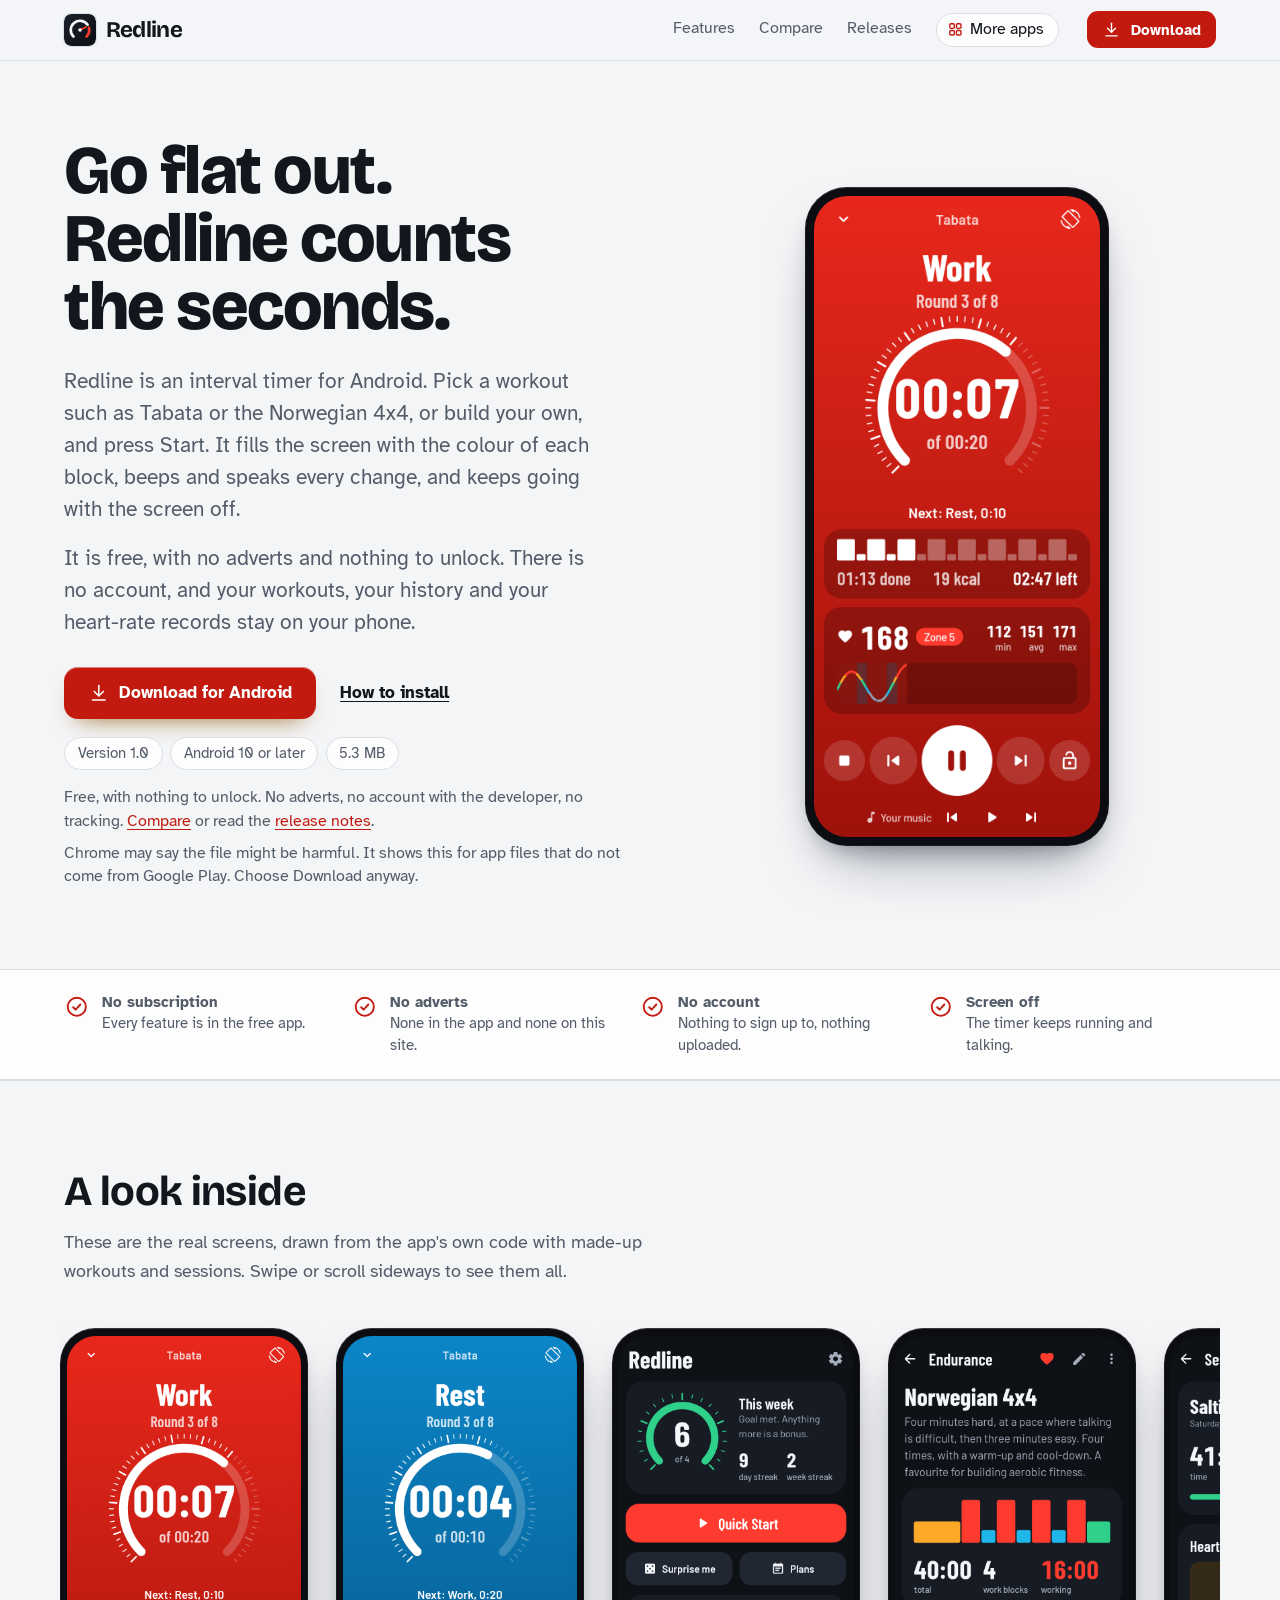
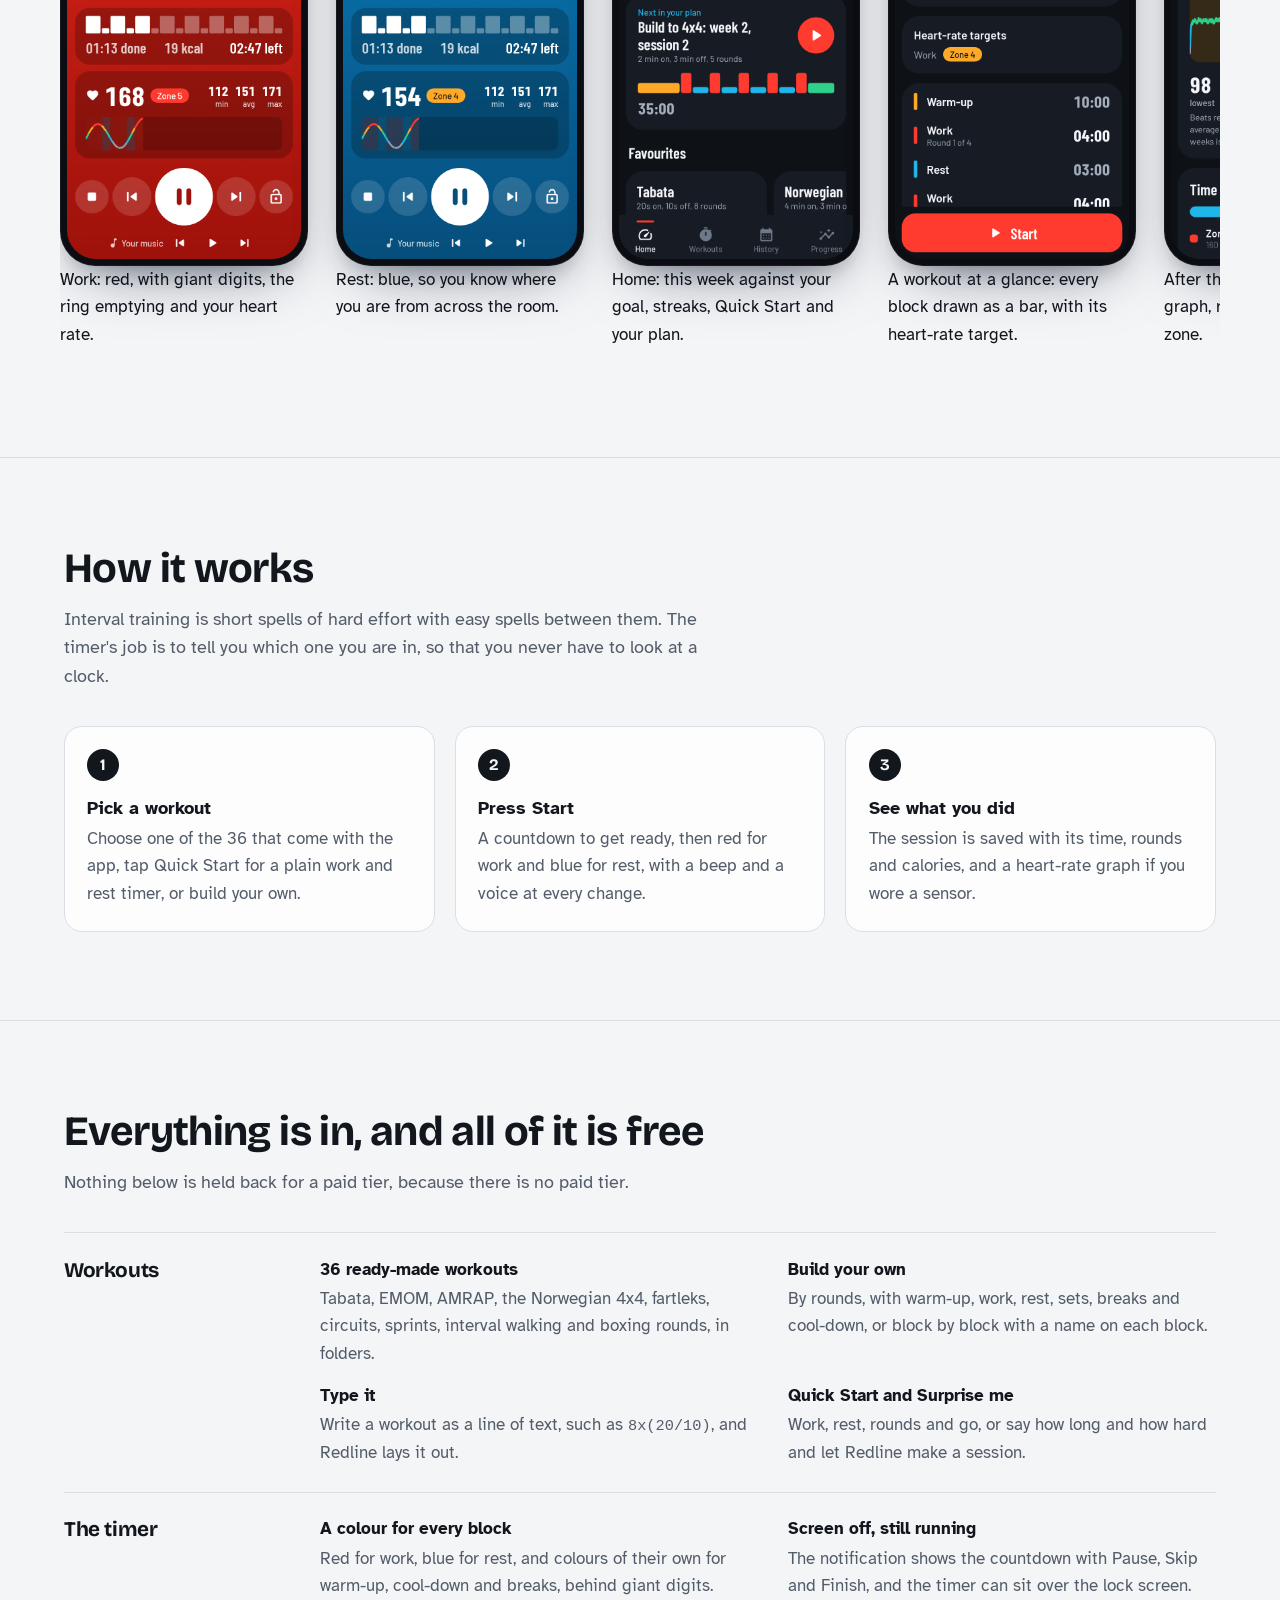
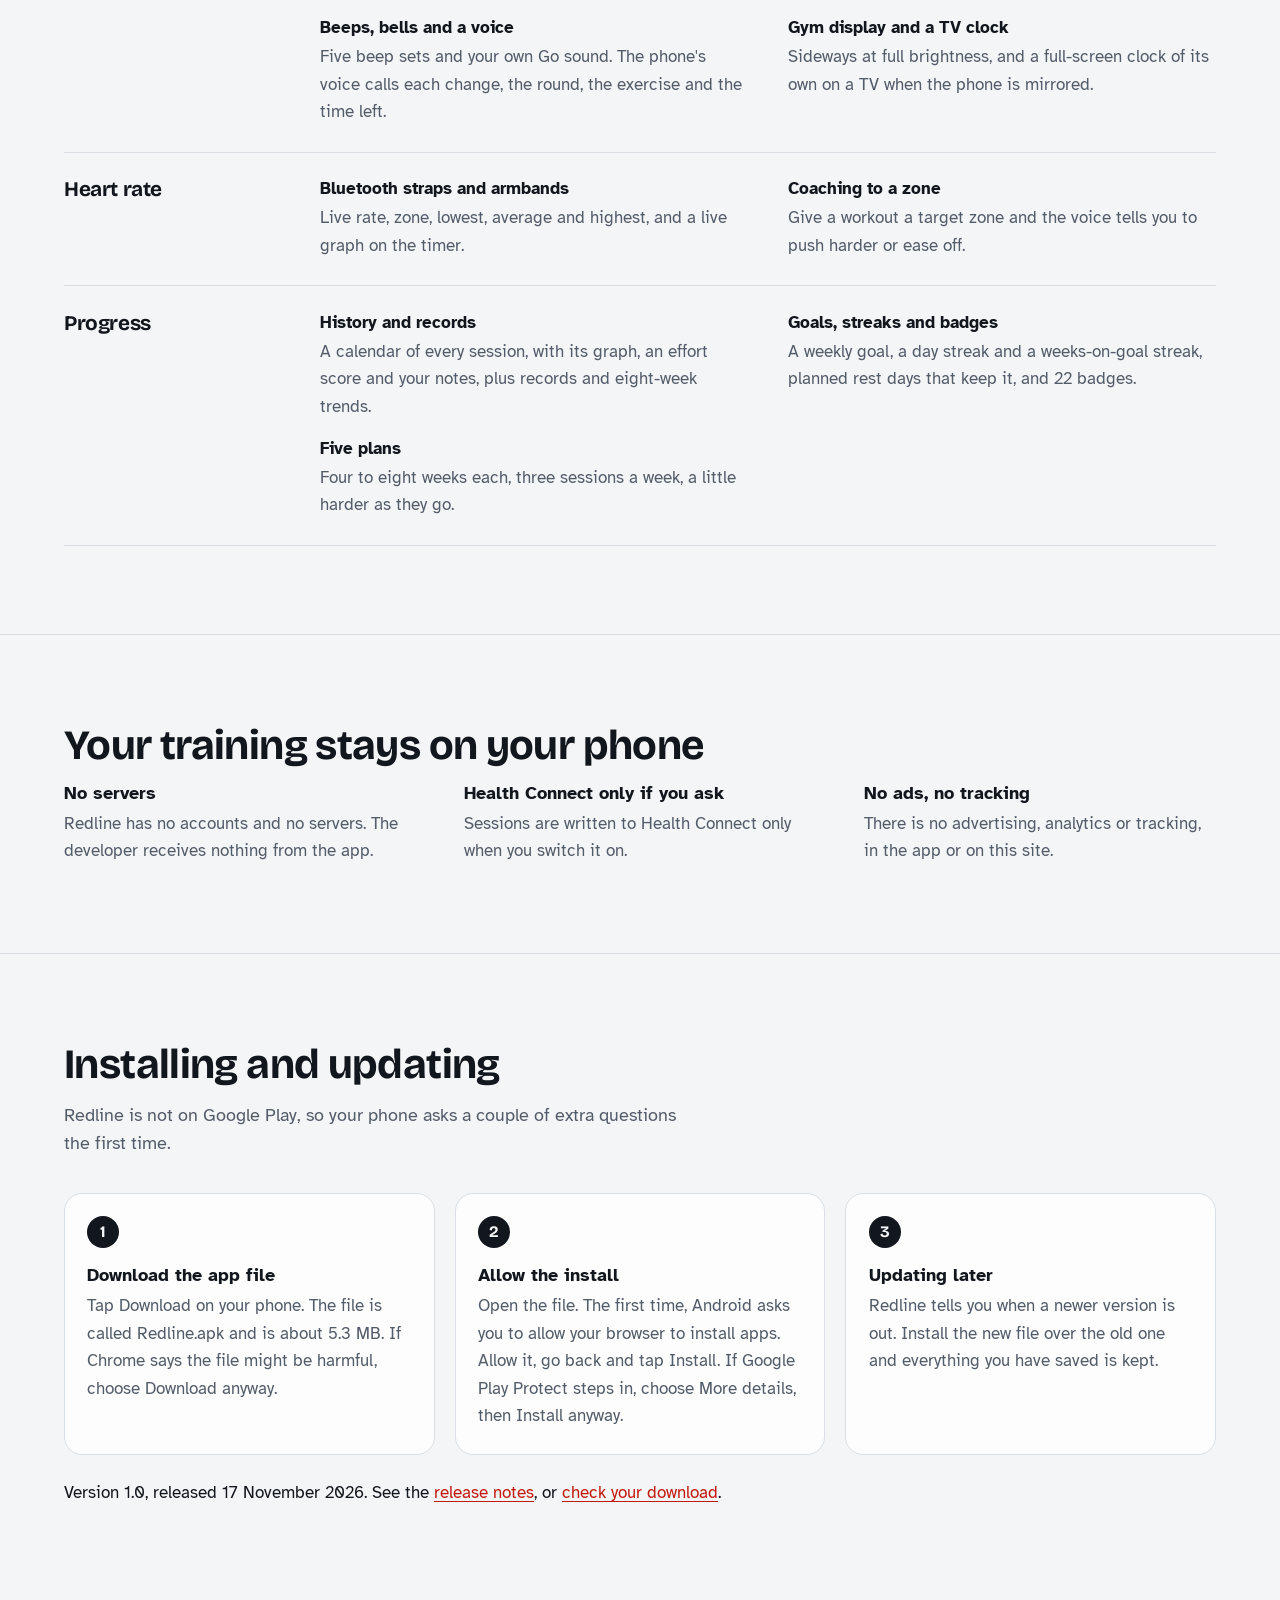
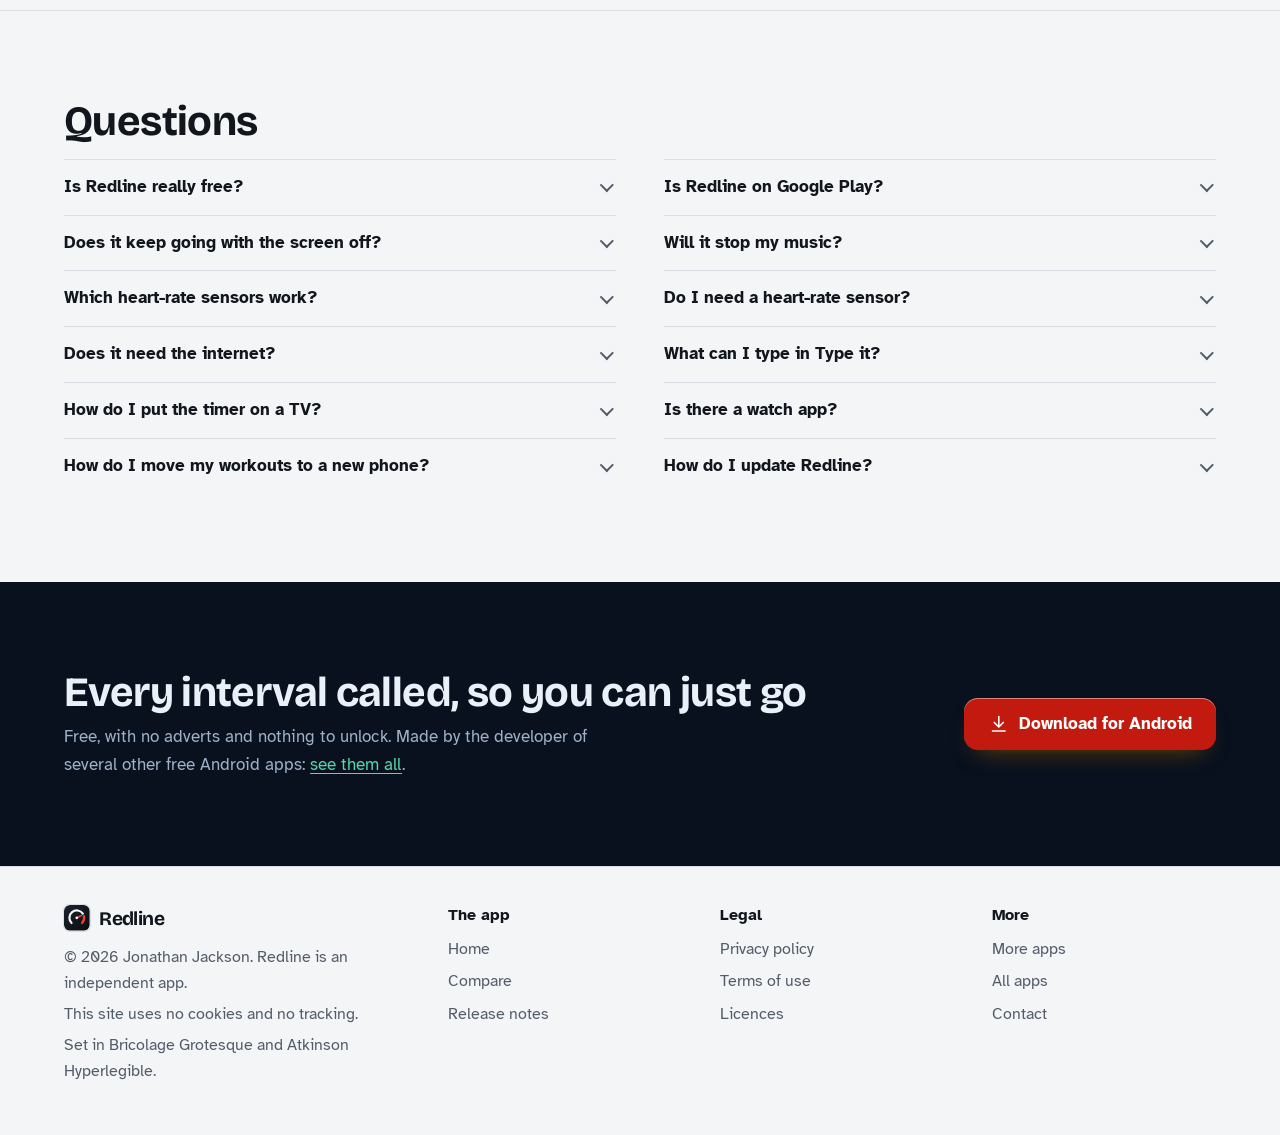
<file: index.html>
<!DOCTYPE html>
<html lang="en-GB">
<head>
<meta charset="utf-8">
<meta name="viewport" content="width=device-width, initial-scale=1">
<title>Redline: a free HIIT and interval timer for Android</title>
<meta name="description" content="Redline is a free interval timer for Android: 36 ready-made workouts, your own by rounds or block by block, a voice and beeps for every change, heart-rate zones from a Bluetooth strap, and it keeps going with the screen off. No adverts, no account.">
<meta name="author" content="Jonathan Jackson">
<link rel="canonical" href="https://customgpter.github.io/redline/">
<meta name="theme-color" content="#f4f5f7" media="(prefers-color-scheme: light)">
<meta name="theme-color" content="#0d0f13" media="(prefers-color-scheme: dark)">
<meta property="og:type" content="website">
<meta property="og:site_name" content="Redline">
<meta property="og:title" content="Redline: a free HIIT and interval timer for Android">
<meta property="og:description" content="Redline is a free interval timer for Android: 36 ready-made workouts, your own by rounds or block by block, a voice and beeps for every change, heart-rate zones from a Bluetooth strap, and it keeps going with the screen off. No adverts, no account.">
<meta property="og:url" content="https://customgpter.github.io/redline/">
<meta property="og:image" content="https://customgpter.github.io/redline/assets/og.png">
<meta property="og:image:width" content="1200">
<meta property="og:image:height" content="630">
<meta property="og:image:alt" content="Redline&#x27;s timer in the red work block with a giant countdown">
<meta property="og:locale" content="en_GB">
<meta name="twitter:card" content="summary_large_image">
<link rel="icon" href="./assets/favicon.svg" type="image/svg+xml">
<link rel="apple-touch-icon" href="./assets/apple-touch-icon.png">
<link rel="preload" href="./assets/fonts/bricolage-grotesque-latin.woff2" as="font" type="font/woff2" crossorigin>
<link rel="preload" href="./assets/fonts/atkinson-hyperlegible-latin-400-normal.woff2" as="font" type="font/woff2" crossorigin>
<link rel="stylesheet" href="./assets/site.css?v=1">
<link rel="stylesheet" href="./assets/house.css?v=1">
<link rel="stylesheet" href="./assets/apps-list.css?v=1">
<script src="./assets/apps-list.js?v=1" defer></script>
<script type="application/ld+json">{"@context":"https://schema.org","@type":"SoftwareApplication","name":"Redline","url":"https://customgpter.github.io/redline/","description":"Redline is a free interval timer for Android: 36 ready-made workouts, your own by rounds or block by block, a voice and beeps for every change, heart-rate zones from a Bluetooth strap, and it keeps going with the screen off. No adverts, no account.","applicationCategory":"HealthApplication","operatingSystem":"Android 10 or later","softwareVersion":"1.0","downloadUrl":"https://github.com/CustomGPTer/redline/releases/latest/download/Redline.apk","releaseNotes":"https://customgpter.github.io/redline/releases.html","offers":{"@type":"Offer","price":"0","priceCurrency":"GBP"},"inLanguage":"en-GB","image":"https://customgpter.github.io/redline/assets/og.png","featureList":["36 ready-made workouts","Build your own","Type it","Quick Start and Surprise me","A colour for every block","Screen off, still running","Beeps, bells and a voice","Gym display and a TV clock","Bluetooth straps and armbands","Coaching to a zone","History and records","Goals, streaks and badges"],"author":{"@type":"Person","name":"Jonathan Jackson"}}</script>
<script type="application/ld+json">{"@context":"https://schema.org","@type":"FAQPage","mainEntity":[{"@type":"Question","name":"Is Redline really free?","acceptedAnswer":{"@type":"Answer","text":"Yes. There is no paid version, no subscription, no trial and no adverts, and nothing in the app is locked. See the comparison."}},{"@type":"Question","name":"Is Redline on Google Play?","acceptedAnswer":{"@type":"Answer","text":"No. Redline is a personal project and is downloaded from this site as an Android app file. It needs Android 10 or later, which covers almost every phone sold in recent years."}},{"@type":"Question","name":"Does it keep going with the screen off?","acceptedAnswer":{"@type":"Answer","text":"Yes. The workout runs in the background, the beeps and the voice still play, and the notification shows the countdown with Pause, Skip and Finish. A switch in Settings shows the timer over the lock screen, and another keeps the screen on for the whole workout."}},{"@type":"Question","name":"Will it stop my music?","acceptedAnswer":{"@type":"Answer","text":"No. By default music from another app dips while Redline beeps or speaks, then comes back. You can have it left alone instead, so the cues play over the top."}},{"@type":"Question","name":"Which heart-rate sensors work?","acceptedAnswer":{"@type":"Answer","text":"Bluetooth chest straps and armbands that send heart rate in the standard way, which most of them do. Most smartwatches, including Galaxy Watches, do not send heart rate to phone apps by themselves, so they do not appear. Redline does not measure heart rate with the phone."}},{"@type":"Question","name":"Do I need a heart-rate sensor?","acceptedAnswer":{"@type":"Answer","text":"No. The timer, the cues, the history, the plans and the streaks all work without one. Without a sensor, calories are a rough estimate from the workout and your weight."}},{"@type":"Question","name":"Does it need the internet?","acceptedAnswer":{"@type":"Answer","text":"No. A workout needs no internet at all. Redline goes online only to ask whether a newer version is out, once a day when you open it, and the first time you open the QR scanner. The detail is in the privacy policy."}},{"@type":"Question","name":"What can I type in Type it?","acceptedAnswer":{"@type":"Answer","text":"Times are written as work/rest, so 20/10 is 20 seconds of work and 10 of rest. A number and x repeats what is in the brackets, wu and cd add a warm-up and a cool-down, break adds a longer break, and a name after a time labels it. There are examples further up this page."}},{"@type":"Question","name":"How do I put the timer on a TV?","acceptedAnswer":{"@type":"Answer","text":"Mirror your phone to the TV, with Smart View on a Samsung phone or with a cable, then start a workout. The TV shows its own full-screen clock in the colour of the block. There is nothing to set up."}},{"@type":"Question","name":"Is there a watch app?","acceptedAnswer":{"@type":"Answer","text":"No. Redline runs on the phone only, and it does not read heart rate from a watch."}},{"@type":"Question","name":"How do I move my workouts to a new phone?","acceptedAnswer":{"@type":"Answer","text":"In Settings, open Backup and restore and choose Save a backup file. It holds your workouts, history and settings in one file. Send it to the new phone, install Redline there and choose Restore from a backup file."}},{"@type":"Question","name":"How do I update Redline?","acceptedAnswer":{"@type":"Answer","text":"Redline tells you on its home screen when a newer version is out. Download it from this site and install it over the one you have. Your workouts, history and settings are kept."}}]}</script>
</head>
<body>
<a class="skip" href="#main">Skip to content</a>
<header class="masthead">
<div class="wrap">
<a class="brand" href="./" aria-label="Redline home"><svg viewBox="0 0 108 108" aria-hidden="true"><defs><linearGradient id="mapp-rl" x1="0" y1="0" x2="1" y2="1"><stop offset="0" stop-color="#1b222d"/><stop offset="1" stop-color="#0b0e13"/></linearGradient></defs><rect width="108" height="108" rx="24" fill="url(#mapp-rl)"/><g transform="translate(54 54) scale(1.3) translate(-54 -54)" fill="none" stroke-linecap="round"><path d="M37.03 70.97A24 24 0 1 1 73.66 40.23" stroke="#f4f6fa" stroke-width="7"/><path d="M77.2 48.5A24 24 0 0 1 70.97 70.97" stroke="#ff3b2f" stroke-width="7"/><path d="M54 54 69.5 46.2" stroke="#ff3b2f" stroke-width="5"/><circle cx="54" cy="54" r="4.6" fill="#f4f6fa"/></g></svg><span>Redline</span></a>
<nav aria-label="Main"><ul><li><a href="./#features">Features</a></li><li><a href="./compare.html">Compare</a></li><li><a href="./releases.html">Releases</a></li><li><a class="more-apps" href="./more-apps.html"><svg class="ico" viewBox="0 0 24 24" aria-hidden="true"><rect x="4" y="4" width="6.5" height="6.5" rx="1.6"/><rect x="13.5" y="4" width="6.5" height="6.5" rx="1.6"/><rect x="4" y="13.5" width="6.5" height="6.5" rx="1.6"/><rect x="13.5" y="13.5" width="6.5" height="6.5" rx="1.6"/></svg>More apps</a></li></ul></nav>
<a class="button small" href="https://github.com/CustomGPTer/redline/releases/latest/download/Redline.apk"><svg class="ico" viewBox="0 0 24 24" aria-hidden="true"><path d="M12 4v11"/><path d="M7 10.5l5 5 5-5"/><path d="M5 20h14"/></svg>Download</a>
</div>
</header>
<main id="main">
<div class="hero">
<div class="wrap hero-grid">
<div class="hero-copy">
<h1>Go flat out. Redline counts the seconds.</h1>
<p class="lede">Redline is an interval timer for Android. Pick a workout such as Tabata or the Norwegian 4x4, or build your own, and press Start. It fills the screen with the colour of each block, beeps and speaks every change, and keeps going with the screen off.</p><p class="lede">It is free, with no adverts and nothing to unlock. There is no account, and your workouts, your history and your heart-rate records stay on your phone.</p>

<p class="get" id="download"><a class="button" href="https://github.com/CustomGPTer/redline/releases/latest/download/Redline.apk"><svg class="ico" viewBox="0 0 24 24" aria-hidden="true"><path d="M12 4v11"/><path d="M7 10.5l5 5 5-5"/><path d="M5 20h14"/></svg>Download for Android</a><a class="aside" href="#install">How to install</a></p>
<ul class="pills"><li>Version 1.0</li><li>Android 10 or later</li><li>5.3 MB</li></ul>
<p class="facts">Free, with nothing to unlock. No adverts, no account with the developer, no tracking. <a href="compare.html">Compare</a> or read the <a href="releases.html">release notes</a>.</p>
<p class="facts">Chrome may say the file might be harmful. It shows this for app files that do not come from Google Play. Choose Download anyway.</p>
</div>
<div class="hero-phone"><div class="phone"><img src="./assets/screens/work.png" alt="Work: red, with giant digits, the ring emptying and your heart rate." width="393" height="852" fetchpriority="high"></div></div>
</div>
</div>

<section class="promises" aria-label="In short">
<div class="wrap"><ul><li><svg class="ico" viewBox="0 0 24 24" aria-hidden="true"><circle cx="12" cy="12" r="8.5"/><path d="M8.6 12.4l2.3 2.3 4.5-4.9"/></svg><span><b>No subscription</b><span>Every feature is in the free app.</span></span></li><li><svg class="ico" viewBox="0 0 24 24" aria-hidden="true"><circle cx="12" cy="12" r="8.5"/><path d="M8.6 12.4l2.3 2.3 4.5-4.9"/></svg><span><b>No adverts</b><span>None in the app and none on this site.</span></span></li><li><svg class="ico" viewBox="0 0 24 24" aria-hidden="true"><circle cx="12" cy="12" r="8.5"/><path d="M8.6 12.4l2.3 2.3 4.5-4.9"/></svg><span><b>No account</b><span>Nothing to sign up to, nothing uploaded.</span></span></li><li><svg class="ico" viewBox="0 0 24 24" aria-hidden="true"><circle cx="12" cy="12" r="8.5"/><path d="M8.6 12.4l2.3 2.3 4.5-4.9"/></svg><span><b>Screen off</b><span>The timer keeps running and talking.</span></span></li></ul></div>
</section>

<section id="screens" aria-labelledby="screens-h">
<div class="wrap">
<h2 id="screens-h">A look inside</h2>
<p class="intro">These are the real screens, drawn from the app&#x27;s own code with made-up workouts and sessions. Swipe or scroll sideways to see them all.</p>
<div class="gallery" tabindex="0" role="region" aria-label="Screens from Redline"><figure class="shot"><div class="phone"><img src="./assets/screens/work.png" alt="Work: red, with giant digits, the ring emptying and your heart rate." width="393" height="852" loading="eager" decoding="async"></div><figcaption>Work: red, with giant digits, the ring emptying and your heart rate.</figcaption></figure><figure class="shot"><div class="phone"><img src="./assets/screens/rest.png" alt="Rest: blue, so you know where you are from across the room." width="393" height="852" loading="eager" decoding="async"></div><figcaption>Rest: blue, so you know where you are from across the room.</figcaption></figure><figure class="shot"><div class="phone"><img src="./assets/screens/home.png" alt="Home: this week against your goal, streaks, Quick Start and your plan." width="393" height="852" loading="eager" decoding="async"></div><figcaption>Home: this week against your goal, streaks, Quick Start and your plan.</figcaption></figure><figure class="shot"><div class="phone"><img src="./assets/screens/workout.png" alt="A workout at a glance: every block drawn as a bar, with its heart-rate target." width="393" height="852" loading="eager" decoding="async"></div><figcaption>A workout at a glance: every block drawn as a bar, with its heart-rate target.</figcaption></figure><figure class="shot"><div class="phone"><img src="./assets/screens/session.png" alt="After the session: the heart-rate graph, recovery and time in each zone." width="393" height="852" loading="eager" decoding="async"></div><figcaption>After the session: the heart-rate graph, recovery and time in each zone.</figcaption></figure><figure class="shot"><div class="phone"><img src="./assets/screens/progress.png" alt="Progress: your weekly goal, totals, streaks and records." width="393" height="852" loading="eager" decoding="async"></div><figcaption>Progress: your weekly goal, totals, streaks and records.</figcaption></figure><figure class="shot"><div class="phone"><img src="./assets/screens/plans.png" alt="Plans: multi-week programmes, ticked off session by session." width="393" height="852" loading="eager" decoding="async"></div><figcaption>Plans: multi-week programmes, ticked off session by session.</figcaption></figure><figure class="shot"><div class="phone"><img src="./assets/screens/surprise.png" alt="Surprise me: say how long, how hard and what kind." width="393" height="852" loading="eager" decoding="async"></div><figcaption>Surprise me: say how long, how hard and what kind.</figcaption></figure></div>
</div>
</section>

<section id="how" aria-labelledby="how-h">
<div class="wrap">
<h2 id="how-h">How it works</h2>
<p class="intro">Interval training is short spells of hard effort with easy spells between them. The timer's job is to tell you which one you are in, so that you never have to look at a clock.</p>
<ol class="steps"><li><h3>Pick a workout</h3><p>Choose one of the 36 that come with the app, tap Quick Start for a plain work and rest timer, or build your own.</p></li><li><h3>Press Start</h3><p>A countdown to get ready, then red for work and blue for rest, with a beep and a voice at every change.</p></li><li><h3>See what you did</h3><p>The session is saved with its time, rounds and calories, and a heart-rate graph if you wore a sensor.</p></li></ol>
</div>
</section>

<section id="features" aria-labelledby="features-h">
<div class="wrap">
<h2 id="features-h">Everything is in, and all of it is free</h2>
<p class="intro">Nothing below is held back for a paid tier, because there is no paid tier.</p>
<div class="groups"><div class="group"><h3>Workouts</h3><dl><div><dt>36 ready-made workouts</dt><dd>Tabata, EMOM, AMRAP, the Norwegian 4x4, fartleks, circuits, sprints, interval walking and boxing rounds, in folders.</dd></div><div><dt>Build your own</dt><dd>By rounds, with warm-up, work, rest, sets, breaks and cool-down, or block by block with a name on each block.</dd></div><div><dt>Type it</dt><dd>Write a workout as a line of text, such as <code>8x(20/10)</code>, and Redline lays it out.</dd></div><div><dt>Quick Start and Surprise me</dt><dd>Work, rest, rounds and go, or say how long and how hard and let Redline make a session.</dd></div></dl></div><div class="group"><h3>The timer</h3><dl><div><dt>A colour for every block</dt><dd>Red for work, blue for rest, and colours of their own for warm-up, cool-down and breaks, behind giant digits.</dd></div><div><dt>Screen off, still running</dt><dd>The notification shows the countdown with Pause, Skip and Finish, and the timer can sit over the lock screen.</dd></div><div><dt>Beeps, bells and a voice</dt><dd>Five beep sets and your own Go sound. The phone's voice calls each change, the round, the exercise and the time left.</dd></div><div><dt>Gym display and a TV clock</dt><dd>Sideways at full brightness, and a full-screen clock of its own on a TV when the phone is mirrored.</dd></div></dl></div><div class="group"><h3>Heart rate</h3><dl><div><dt>Bluetooth straps and armbands</dt><dd>Live rate, zone, lowest, average and highest, and a live graph on the timer.</dd></div><div><dt>Coaching to a zone</dt><dd>Give a workout a target zone and the voice tells you to push harder or ease off.</dd></div></dl></div><div class="group"><h3>Progress</h3><dl><div><dt>History and records</dt><dd>A calendar of every session, with its graph, an effort score and your notes, plus records and eight-week trends.</dd></div><div><dt>Goals, streaks and badges</dt><dd>A weekly goal, a day streak and a weeks-on-goal streak, planned rest days that keep it, and 22 badges.</dd></div><div><dt>Five plans</dt><dd>Four to eight weeks each, three sessions a week, a little harder as they go.</dd></div></dl></div></div>
</div>
</section>

<section id="privacy" aria-labelledby="privacy-h">
<div class="wrap">
<h2 id="privacy-h">Your training stays on your phone</h2>
<ul class="plain"><li><h3>No servers</h3><p>Redline has no accounts and no servers. The developer receives nothing from the app.</p></li><li><h3>Health Connect only if you ask</h3><p>Sessions are written to Health Connect only when you switch it on.</p></li><li><h3>No ads, no tracking</h3><p>There is no advertising, analytics or tracking, in the app or on this site.</p></li></ul>
</div>
</section>

<section id="install" aria-labelledby="install-h">
<div class="wrap">
<h2 id="install-h">Installing and updating</h2>
<p class="intro">Redline is not on Google Play, so your phone asks a couple of extra questions the first time.</p>
<ol class="steps"><li><h3>Download the app file</h3><p>Tap Download on your phone. The file is called Redline.apk and is about 5.3 MB. If Chrome says the file might be harmful, choose Download anyway.</p></li><li><h3>Allow the install</h3><p>Open the file. The first time, Android asks you to allow your browser to install apps. Allow it, go back and tap Install. If Google Play Protect steps in, choose More details, then Install anyway.</p></li><li><h3>Updating later</h3><p>Redline tells you when a newer version is out. Install the new file over the old one and everything you have saved is kept.</p></li></ol>
<p class="after-table">Version 1.0, released 17 November 2026. See the <a href="releases.html">release notes</a>, or <a href="releases.html#checking">check your download</a>.</p>
</div>
</section>

<section id="questions" aria-labelledby="questions-h">
<div class="wrap">
<h2 id="questions-h">Questions</h2>
<div class="faq"><details><summary>Is Redline really free?</summary><p>Yes. There is no paid version, no subscription, no trial and no adverts, and nothing in the app is locked. <a href="compare.html">See the comparison</a>.</p></details><details><summary>Is Redline on Google Play?</summary><p>No. Redline is a personal project and is downloaded from this site as an Android app file. It needs Android 10 or later, which covers almost every phone sold in recent years.</p></details><details><summary>Does it keep going with the screen off?</summary><p>Yes. The workout runs in the background, the beeps and the voice still play, and the notification shows the countdown with Pause, Skip and Finish. A switch in Settings shows the timer over the lock screen, and another keeps the screen on for the whole workout.</p></details><details><summary>Will it stop my music?</summary><p>No. By default music from another app dips while Redline beeps or speaks, then comes back. You can have it left alone instead, so the cues play over the top.</p></details><details><summary>Which heart-rate sensors work?</summary><p>Bluetooth chest straps and armbands that send heart rate in the standard way, which most of them do. Most smartwatches, including Galaxy Watches, do not send heart rate to phone apps by themselves, so they do not appear. Redline does not measure heart rate with the phone.</p></details><details><summary>Do I need a heart-rate sensor?</summary><p>No. The timer, the cues, the history, the plans and the streaks all work without one. Without a sensor, calories are a rough estimate from the workout and your weight.</p></details><details><summary>Does it need the internet?</summary><p>No. A workout needs no internet at all. Redline goes online only to ask whether a newer version is out, once a day when you open it, and the first time you open the QR scanner. The detail is in the <a href="privacy.html#services">privacy policy</a>.</p></details><details><summary>What can I type in Type it?</summary><p>Times are written as work/rest, so 20/10 is 20 seconds of work and 10 of rest. A number and x repeats what is in the brackets, wu and cd add a warm-up and a cool-down, break adds a longer break, and a name after a time labels it. There are examples <a href="#typed">further up this page</a>.</p></details><details><summary>How do I put the timer on a TV?</summary><p>Mirror your phone to the TV, with Smart View on a Samsung phone or with a cable, then start a workout. The TV shows its own full-screen clock in the colour of the block. There is nothing to set up.</p></details><details><summary>Is there a watch app?</summary><p>No. Redline runs on the phone only, and it does not read heart rate from a watch.</p></details><details><summary>How do I move my workouts to a new phone?</summary><p>In Settings, open Backup and restore and choose Save a backup file. It holds your workouts, history and settings in one file. Send it to the new phone, install Redline there and choose Restore from a backup file.</p></details><details><summary>How do I update Redline?</summary><p>Redline tells you on its home screen when a newer version is out. Download it from this site and install it over the one you have. Your workouts, history and settings are kept.</p></details></div>
</div>
</section>

<section class="closing" aria-labelledby="closing-h">
<div class="wrap">
<div><h2 id="closing-h">Every interval called, so you can just go</h2><p>Free, with no adverts and nothing to unlock. Made by the developer of several other free Android apps: <a href="more-apps.html">see them all</a>.</p></div>
<a class="button" href="https://github.com/CustomGPTer/redline/releases/latest/download/Redline.apk"><svg class="ico" viewBox="0 0 24 24" aria-hidden="true"><path d="M12 4v11"/><path d="M7 10.5l5 5 5-5"/><path d="M5 20h14"/></svg>Download for Android</a>
</div>
</section>
</main>
<footer class="colophon">
<div class="wrap">
<div>
<a class="brand" href="./" aria-label="Redline home"><svg viewBox="0 0 108 108" aria-hidden="true"><defs><linearGradient id="mapp-rl" x1="0" y1="0" x2="1" y2="1"><stop offset="0" stop-color="#1b222d"/><stop offset="1" stop-color="#0b0e13"/></linearGradient></defs><rect width="108" height="108" rx="24" fill="url(#mapp-rl)"/><g transform="translate(54 54) scale(1.3) translate(-54 -54)" fill="none" stroke-linecap="round"><path d="M37.03 70.97A24 24 0 1 1 73.66 40.23" stroke="#f4f6fa" stroke-width="7"/><path d="M77.2 48.5A24 24 0 0 1 70.97 70.97" stroke="#ff3b2f" stroke-width="7"/><path d="M54 54 69.5 46.2" stroke="#ff3b2f" stroke-width="5"/><circle cx="54" cy="54" r="4.6" fill="#f4f6fa"/></g></svg><span>Redline</span></a>
<p>&copy; 2026 Jonathan Jackson. Redline is an independent app.</p>
<p>This site uses no cookies and no tracking.</p>
<p>Set in Bricolage Grotesque and Atkinson Hyperlegible.</p>
</div>
<nav aria-label="The app"><h2>The app</h2><ul>
<li><a href="./">Home</a></li>
<li><a href="./compare.html">Compare</a></li>
<li><a href="./releases.html">Release notes</a></li>

</ul></nav>
<nav aria-label="Legal"><h2>Legal</h2><ul>
<li><a href="./privacy.html">Privacy policy</a></li>
<li><a href="./terms.html">Terms of use</a></li>
<li><a href="./licences.html">Licences</a></li>
</ul></nav>
<nav aria-label="More"><h2>More</h2><ul>
<li><a href="./more-apps.html">More apps</a></li>
<li><a href="https://customgpter.github.io/">All apps</a></li>
<li><a href="https://github.com/CustomGPTer/redline/issues">Contact</a></li>
</ul></nav>
</div>
</footer>
</body>
</html>
</file>
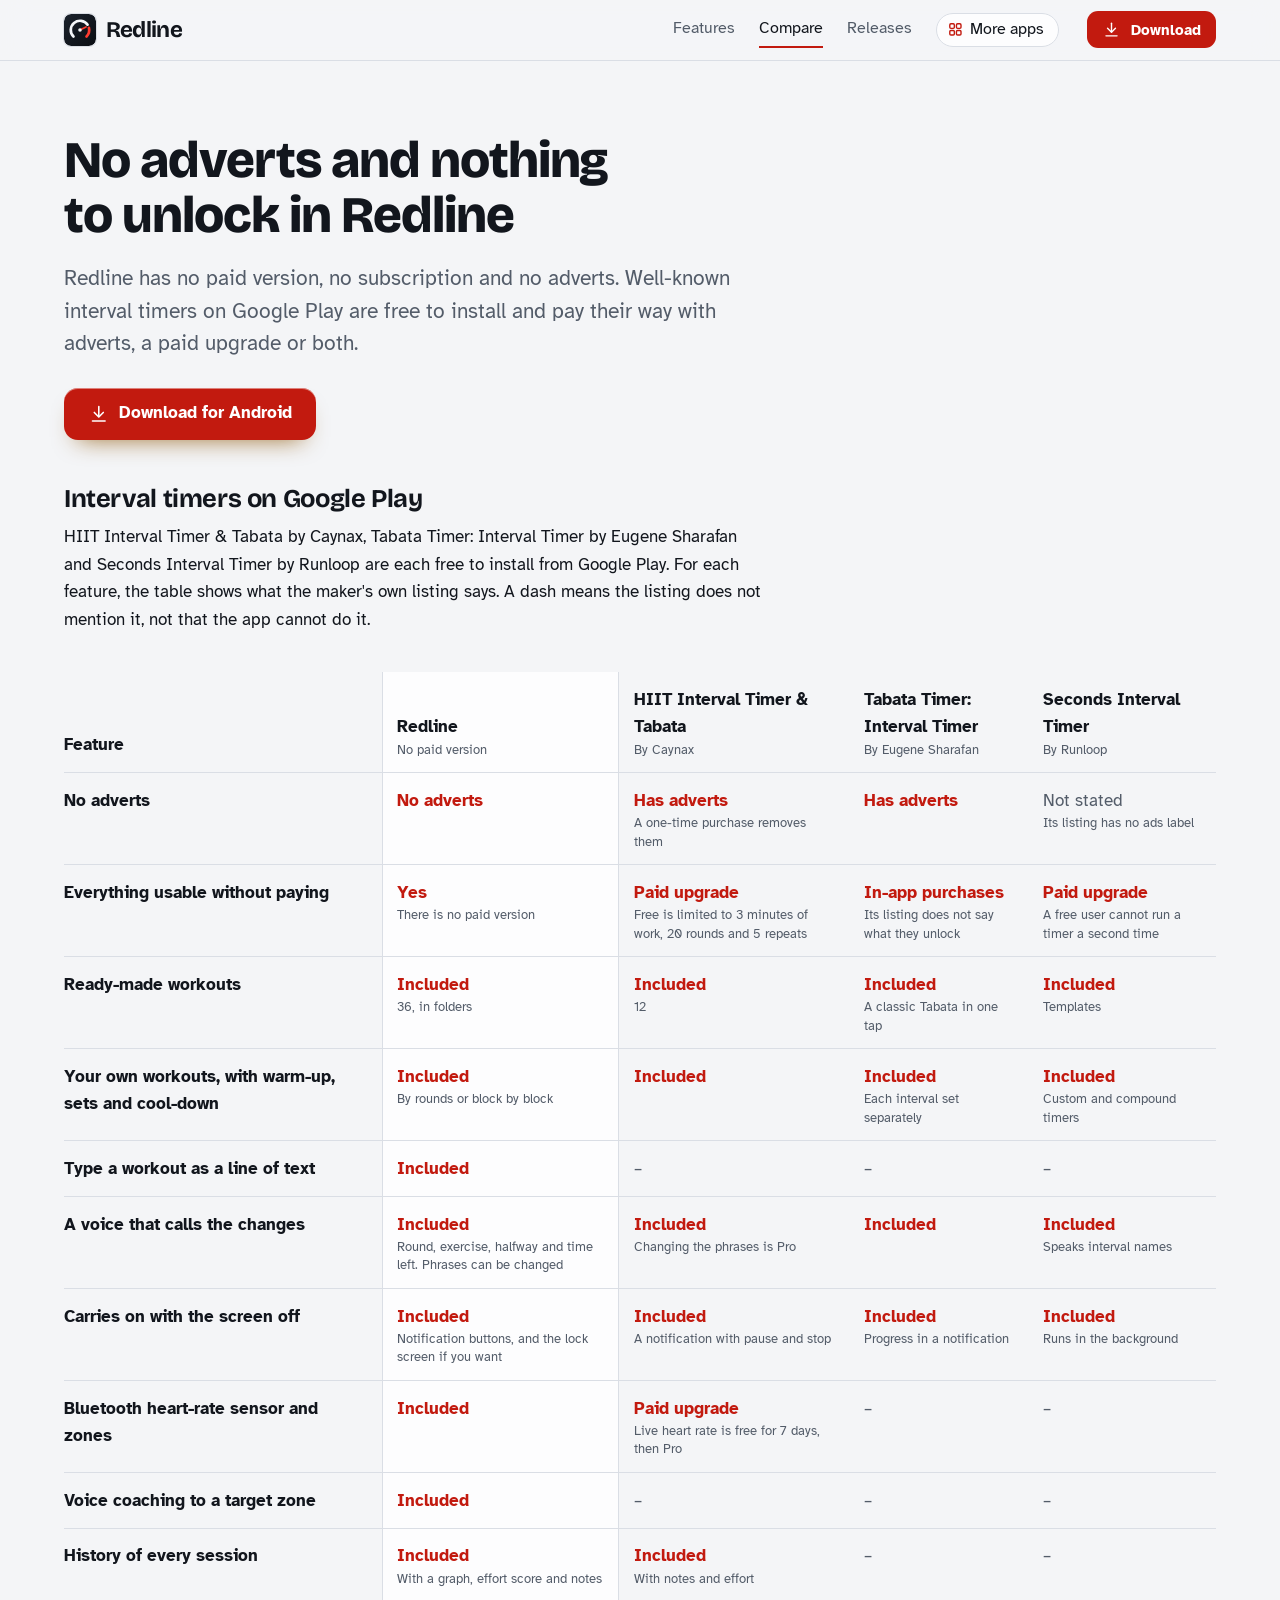
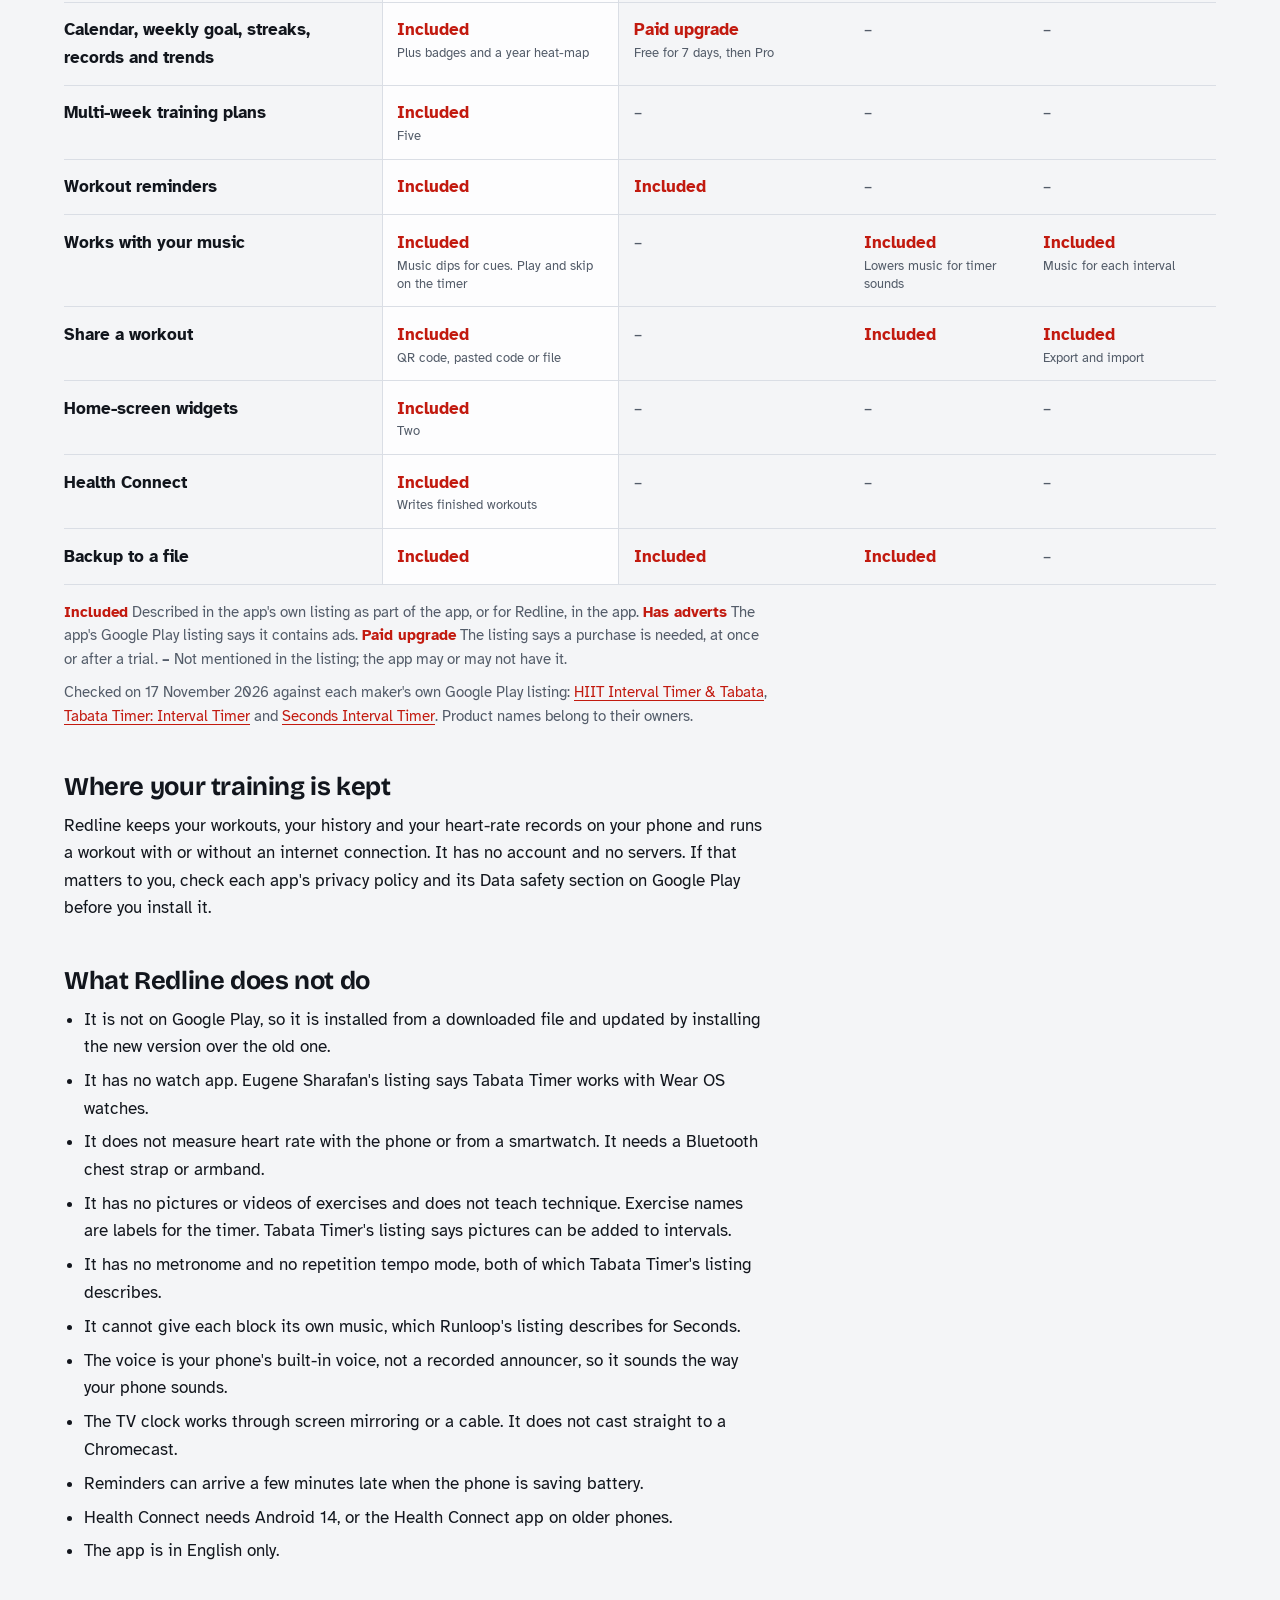
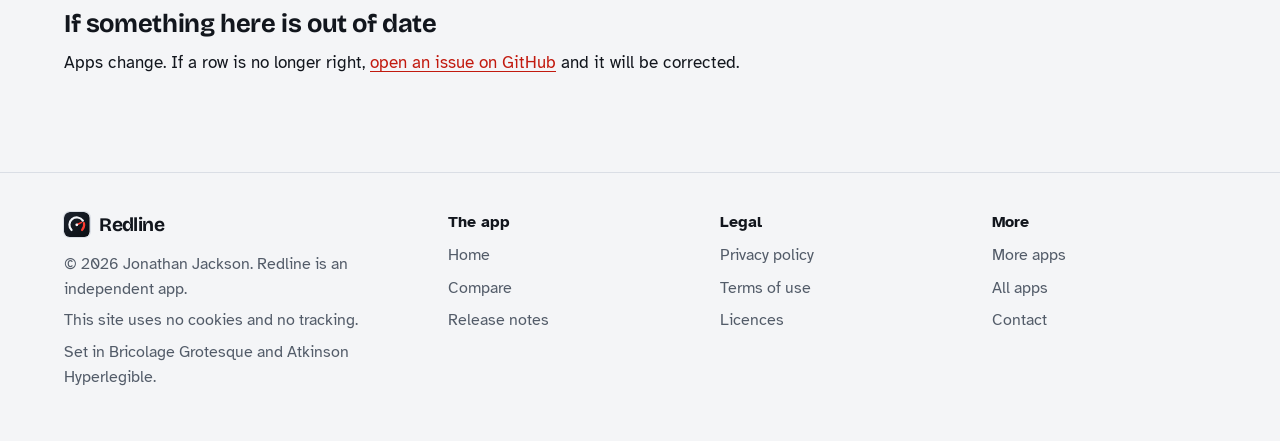
<file: compare.html>
<!DOCTYPE html>
<html lang="en-GB">
<head>
<meta charset="utf-8">
<meta name="viewport" content="width=device-width, initial-scale=1">
<title>Redline compared with other interval timers</title>
<meta name="description" content="How Redline compares with three well-known interval timers on Google Play, row by row, with each claim linked to the app&#x27;s own listing.">
<meta name="author" content="Jonathan Jackson">
<link rel="canonical" href="https://customgpter.github.io/redline/compare.html">
<meta name="theme-color" content="#f4f5f7" media="(prefers-color-scheme: light)">
<meta name="theme-color" content="#0d0f13" media="(prefers-color-scheme: dark)">
<meta property="og:type" content="website">
<meta property="og:site_name" content="Redline">
<meta property="og:title" content="Redline compared with other interval timers">
<meta property="og:description" content="How Redline compares with three well-known interval timers on Google Play, row by row, with each claim linked to the app&#x27;s own listing.">
<meta property="og:url" content="https://customgpter.github.io/redline/compare.html">
<meta property="og:image" content="https://customgpter.github.io/redline/assets/og.png">
<meta property="og:image:width" content="1200">
<meta property="og:image:height" content="630">
<meta property="og:image:alt" content="Redline&#x27;s timer in the red work block with a giant countdown">
<meta property="og:locale" content="en_GB">
<meta name="twitter:card" content="summary_large_image">
<link rel="icon" href="./assets/favicon.svg" type="image/svg+xml">
<link rel="apple-touch-icon" href="./assets/apple-touch-icon.png">
<link rel="preload" href="./assets/fonts/bricolage-grotesque-latin.woff2" as="font" type="font/woff2" crossorigin>
<link rel="preload" href="./assets/fonts/atkinson-hyperlegible-latin-400-normal.woff2" as="font" type="font/woff2" crossorigin>
<link rel="stylesheet" href="./assets/site.css?v=1">
<link rel="stylesheet" href="./assets/house.css?v=1">
<link rel="stylesheet" href="./assets/apps-list.css?v=1">
<script src="./assets/apps-list.js?v=1" defer></script>
</head>
<body>
<a class="skip" href="#main">Skip to content</a>
<header class="masthead">
<div class="wrap">
<a class="brand" href="./" aria-label="Redline home"><svg viewBox="0 0 108 108" aria-hidden="true"><defs><linearGradient id="mapp-rl" x1="0" y1="0" x2="1" y2="1"><stop offset="0" stop-color="#1b222d"/><stop offset="1" stop-color="#0b0e13"/></linearGradient></defs><rect width="108" height="108" rx="24" fill="url(#mapp-rl)"/><g transform="translate(54 54) scale(1.3) translate(-54 -54)" fill="none" stroke-linecap="round"><path d="M37.03 70.97A24 24 0 1 1 73.66 40.23" stroke="#f4f6fa" stroke-width="7"/><path d="M77.2 48.5A24 24 0 0 1 70.97 70.97" stroke="#ff3b2f" stroke-width="7"/><path d="M54 54 69.5 46.2" stroke="#ff3b2f" stroke-width="5"/><circle cx="54" cy="54" r="4.6" fill="#f4f6fa"/></g></svg><span>Redline</span></a>
<nav aria-label="Main"><ul><li><a href="./#features">Features</a></li><li><a href="./compare.html" aria-current="page">Compare</a></li><li><a href="./releases.html">Releases</a></li><li><a class="more-apps" href="./more-apps.html"><svg class="ico" viewBox="0 0 24 24" aria-hidden="true"><rect x="4" y="4" width="6.5" height="6.5" rx="1.6"/><rect x="13.5" y="4" width="6.5" height="6.5" rx="1.6"/><rect x="4" y="13.5" width="6.5" height="6.5" rx="1.6"/><rect x="13.5" y="13.5" width="6.5" height="6.5" rx="1.6"/></svg>More apps</a></li></ul></nav>
<a class="button small" href="https://github.com/CustomGPTer/redline/releases/latest/download/Redline.apk"><svg class="ico" viewBox="0 0 24 24" aria-hidden="true"><path d="M12 4v11"/><path d="M7 10.5l5 5 5-5"/><path d="M5 20h14"/></svg>Download</a>
</div>
</header>
<main id="main" class="doc">
<div class="wrap">
<div class="measure">
<h1>No adverts and nothing to unlock in Redline</h1>
<p class="lede">Redline has no paid version, no subscription and no adverts. Well-known interval timers on Google Play are free to install and pay their way with adverts, a paid upgrade or both.</p>
<p class="get"><a class="button" href="https://github.com/CustomGPTer/redline/releases/latest/download/Redline.apk"><svg class="ico" viewBox="0 0 24 24" aria-hidden="true"><path d="M12 4v11"/><path d="M7 10.5l5 5 5-5"/><path d="M5 20h14"/></svg>Download for Android</a></p>
<h2 id="paid">Interval timers on Google Play</h2>
<p>HIIT Interval Timer &amp; Tabata by Caynax, Tabata Timer: Interval Timer by Eugene Sharafan and Seconds Interval Timer by Runloop are each free to install from Google Play. For each feature, the table shows what the maker&#x27;s own listing says. A dash means the listing does not mention it, not that the app cannot do it.</p>
</div>
<div class="scroll">
<table class="cmp">
<thead><tr><th scope="col">Feature</th><th scope="col" class="ours">Redline<small>No paid version</small></th><th scope="col">HIIT Interval Timer &amp; Tabata<small>By Caynax</small></th><th scope="col">Tabata Timer: Interval Timer<small>By Eugene Sharafan</small></th><th scope="col">Seconds Interval Timer<small>By Runloop</small></th></tr></thead>
<tbody>
<tr><th scope="row">No adverts</th><td class="yes ours"><span class="app">Redline</span><span class="v">No adverts</span></td><td class="pay"><span class="app">HIIT Interval Timer &amp; Tabata</span><span class="v">Has adverts<small>A one-time purchase removes them</small></span></td><td class="pay"><span class="app">Tabata Timer: Interval Timer</span><span class="v">Has adverts</span></td><td class="na"><span class="app">Seconds Interval Timer</span><span class="v">Not stated<small>Its listing has no ads label</small></span></td></tr>
<tr><th scope="row">Everything usable without paying</th><td class="yes ours"><span class="app">Redline</span><span class="v">Yes<small>There is no paid version</small></span></td><td class="pay"><span class="app">HIIT Interval Timer &amp; Tabata</span><span class="v">Paid upgrade<small>Free is limited to 3 minutes of work, 20 rounds and 5 repeats</small></span></td><td class="pay"><span class="app">Tabata Timer: Interval Timer</span><span class="v">In-app purchases<small>Its listing does not say what they unlock</small></span></td><td class="pay"><span class="app">Seconds Interval Timer</span><span class="v">Paid upgrade<small>A free user cannot run a timer a second time</small></span></td></tr>
<tr><th scope="row">Ready-made workouts</th><td class="yes ours"><span class="app">Redline</span><span class="v">Included<small>36, in folders</small></span></td><td class="yes"><span class="app">HIIT Interval Timer &amp; Tabata</span><span class="v">Included<small>12</small></span></td><td class="yes"><span class="app">Tabata Timer: Interval Timer</span><span class="v">Included<small>A classic Tabata in one tap</small></span></td><td class="yes"><span class="app">Seconds Interval Timer</span><span class="v">Included<small>Templates</small></span></td></tr>
<tr><th scope="row">Your own workouts, with warm-up, sets and cool-down</th><td class="yes ours"><span class="app">Redline</span><span class="v">Included<small>By rounds or block by block</small></span></td><td class="yes"><span class="app">HIIT Interval Timer &amp; Tabata</span><span class="v">Included</span></td><td class="yes"><span class="app">Tabata Timer: Interval Timer</span><span class="v">Included<small>Each interval set separately</small></span></td><td class="yes"><span class="app">Seconds Interval Timer</span><span class="v">Included<small>Custom and compound timers</small></span></td></tr>
<tr><th scope="row">Type a workout as a line of text</th><td class="yes ours"><span class="app">Redline</span><span class="v">Included</span></td><td class="na"><span class="app">HIIT Interval Timer &amp; Tabata</span><span class="v"><span aria-label="Not mentioned in its listing">&ndash;</span></span></td><td class="na"><span class="app">Tabata Timer: Interval Timer</span><span class="v"><span aria-label="Not mentioned in its listing">&ndash;</span></span></td><td class="na"><span class="app">Seconds Interval Timer</span><span class="v"><span aria-label="Not mentioned in its listing">&ndash;</span></span></td></tr>
<tr><th scope="row">A voice that calls the changes</th><td class="yes ours"><span class="app">Redline</span><span class="v">Included<small>Round, exercise, halfway and time left. Phrases can be changed</small></span></td><td class="yes"><span class="app">HIIT Interval Timer &amp; Tabata</span><span class="v">Included<small>Changing the phrases is Pro</small></span></td><td class="yes"><span class="app">Tabata Timer: Interval Timer</span><span class="v">Included</span></td><td class="yes"><span class="app">Seconds Interval Timer</span><span class="v">Included<small>Speaks interval names</small></span></td></tr>
<tr><th scope="row">Carries on with the screen off</th><td class="yes ours"><span class="app">Redline</span><span class="v">Included<small>Notification buttons, and the lock screen if you want</small></span></td><td class="yes"><span class="app">HIIT Interval Timer &amp; Tabata</span><span class="v">Included<small>A notification with pause and stop</small></span></td><td class="yes"><span class="app">Tabata Timer: Interval Timer</span><span class="v">Included<small>Progress in a notification</small></span></td><td class="yes"><span class="app">Seconds Interval Timer</span><span class="v">Included<small>Runs in the background</small></span></td></tr>
<tr><th scope="row">Bluetooth heart-rate sensor and zones</th><td class="yes ours"><span class="app">Redline</span><span class="v">Included</span></td><td class="pay"><span class="app">HIIT Interval Timer &amp; Tabata</span><span class="v">Paid upgrade<small>Live heart rate is free for 7 days, then Pro</small></span></td><td class="na"><span class="app">Tabata Timer: Interval Timer</span><span class="v"><span aria-label="Not mentioned in its listing">&ndash;</span></span></td><td class="na"><span class="app">Seconds Interval Timer</span><span class="v"><span aria-label="Not mentioned in its listing">&ndash;</span></span></td></tr>
<tr><th scope="row">Voice coaching to a target zone</th><td class="yes ours"><span class="app">Redline</span><span class="v">Included</span></td><td class="na"><span class="app">HIIT Interval Timer &amp; Tabata</span><span class="v"><span aria-label="Not mentioned in its listing">&ndash;</span></span></td><td class="na"><span class="app">Tabata Timer: Interval Timer</span><span class="v"><span aria-label="Not mentioned in its listing">&ndash;</span></span></td><td class="na"><span class="app">Seconds Interval Timer</span><span class="v"><span aria-label="Not mentioned in its listing">&ndash;</span></span></td></tr>
<tr><th scope="row">History of every session</th><td class="yes ours"><span class="app">Redline</span><span class="v">Included<small>With a graph, effort score and notes</small></span></td><td class="yes"><span class="app">HIIT Interval Timer &amp; Tabata</span><span class="v">Included<small>With notes and effort</small></span></td><td class="na"><span class="app">Tabata Timer: Interval Timer</span><span class="v"><span aria-label="Not mentioned in its listing">&ndash;</span></span></td><td class="na"><span class="app">Seconds Interval Timer</span><span class="v"><span aria-label="Not mentioned in its listing">&ndash;</span></span></td></tr>
<tr><th scope="row">Calendar, weekly goal, streaks, records and trends</th><td class="yes ours"><span class="app">Redline</span><span class="v">Included<small>Plus badges and a year heat-map</small></span></td><td class="pay"><span class="app">HIIT Interval Timer &amp; Tabata</span><span class="v">Paid upgrade<small>Free for 7 days, then Pro</small></span></td><td class="na"><span class="app">Tabata Timer: Interval Timer</span><span class="v"><span aria-label="Not mentioned in its listing">&ndash;</span></span></td><td class="na"><span class="app">Seconds Interval Timer</span><span class="v"><span aria-label="Not mentioned in its listing">&ndash;</span></span></td></tr>
<tr><th scope="row">Multi-week training plans</th><td class="yes ours"><span class="app">Redline</span><span class="v">Included<small>Five</small></span></td><td class="na"><span class="app">HIIT Interval Timer &amp; Tabata</span><span class="v"><span aria-label="Not mentioned in its listing">&ndash;</span></span></td><td class="na"><span class="app">Tabata Timer: Interval Timer</span><span class="v"><span aria-label="Not mentioned in its listing">&ndash;</span></span></td><td class="na"><span class="app">Seconds Interval Timer</span><span class="v"><span aria-label="Not mentioned in its listing">&ndash;</span></span></td></tr>
<tr><th scope="row">Workout reminders</th><td class="yes ours"><span class="app">Redline</span><span class="v">Included</span></td><td class="yes"><span class="app">HIIT Interval Timer &amp; Tabata</span><span class="v">Included</span></td><td class="na"><span class="app">Tabata Timer: Interval Timer</span><span class="v"><span aria-label="Not mentioned in its listing">&ndash;</span></span></td><td class="na"><span class="app">Seconds Interval Timer</span><span class="v"><span aria-label="Not mentioned in its listing">&ndash;</span></span></td></tr>
<tr><th scope="row">Works with your music</th><td class="yes ours"><span class="app">Redline</span><span class="v">Included<small>Music dips for cues. Play and skip on the timer</small></span></td><td class="na"><span class="app">HIIT Interval Timer &amp; Tabata</span><span class="v"><span aria-label="Not mentioned in its listing">&ndash;</span></span></td><td class="yes"><span class="app">Tabata Timer: Interval Timer</span><span class="v">Included<small>Lowers music for timer sounds</small></span></td><td class="yes"><span class="app">Seconds Interval Timer</span><span class="v">Included<small>Music for each interval</small></span></td></tr>
<tr><th scope="row">Share a workout</th><td class="yes ours"><span class="app">Redline</span><span class="v">Included<small>QR code, pasted code or file</small></span></td><td class="na"><span class="app">HIIT Interval Timer &amp; Tabata</span><span class="v"><span aria-label="Not mentioned in its listing">&ndash;</span></span></td><td class="yes"><span class="app">Tabata Timer: Interval Timer</span><span class="v">Included</span></td><td class="yes"><span class="app">Seconds Interval Timer</span><span class="v">Included<small>Export and import</small></span></td></tr>
<tr><th scope="row">Home-screen widgets</th><td class="yes ours"><span class="app">Redline</span><span class="v">Included<small>Two</small></span></td><td class="na"><span class="app">HIIT Interval Timer &amp; Tabata</span><span class="v"><span aria-label="Not mentioned in its listing">&ndash;</span></span></td><td class="na"><span class="app">Tabata Timer: Interval Timer</span><span class="v"><span aria-label="Not mentioned in its listing">&ndash;</span></span></td><td class="na"><span class="app">Seconds Interval Timer</span><span class="v"><span aria-label="Not mentioned in its listing">&ndash;</span></span></td></tr>
<tr><th scope="row">Health Connect</th><td class="yes ours"><span class="app">Redline</span><span class="v">Included<small>Writes finished workouts</small></span></td><td class="na"><span class="app">HIIT Interval Timer &amp; Tabata</span><span class="v"><span aria-label="Not mentioned in its listing">&ndash;</span></span></td><td class="na"><span class="app">Tabata Timer: Interval Timer</span><span class="v"><span aria-label="Not mentioned in its listing">&ndash;</span></span></td><td class="na"><span class="app">Seconds Interval Timer</span><span class="v"><span aria-label="Not mentioned in its listing">&ndash;</span></span></td></tr>
<tr><th scope="row">Backup to a file</th><td class="yes ours"><span class="app">Redline</span><span class="v">Included</span></td><td class="yes"><span class="app">HIIT Interval Timer &amp; Tabata</span><span class="v">Included</span></td><td class="yes"><span class="app">Tabata Timer: Interval Timer</span><span class="v">Included</span></td><td class="na"><span class="app">Seconds Interval Timer</span><span class="v"><span aria-label="Not mentioned in its listing">&ndash;</span></span></td></tr>
</tbody>
</table>
</div>
<div class="measure">
<p class="key"><strong class="yes">Included</strong> Described in the app&#x27;s own listing as part of the app, or for Redline, in the app. <strong class="pay">Has adverts</strong> The app&#x27;s Google Play listing says it contains ads. <strong class="pay">Paid upgrade</strong> The listing says a purchase is needed, at once or after a trial. <strong>&ndash;</strong> Not mentioned in the listing; the app may or may not have it.</p>
<p class="key">Checked on 17 November 2026 against each maker&#x27;s own Google Play listing: <a href="https://play.google.com/store/apps/details?id=com.caynax.hiit">HIIT Interval Timer &amp; Tabata</a>, <a href="https://play.google.com/store/apps/details?id=com.evgeniysharafan.tabatatimer">Tabata Timer: Interval Timer</a> and <a href="https://play.google.com/store/apps/details?id=com.runloop.seconds.free">Seconds Interval Timer</a>. Product names belong to their owners.</p>

<h2 id="phone">Where your training is kept</h2>
<p>Redline keeps your workouts, your history and your heart-rate records on your phone and runs a workout with or without an internet connection. It has no account and no servers. If that matters to you, check each app&#x27;s privacy policy and its Data safety section on Google Play before you install it.</p>

<h2 id="honest">What Redline does not do</h2>
<ul>
<li>It is not on Google Play, so it is installed from a downloaded file and updated by installing the new version over the old one.</li>
<li>It has no watch app. Eugene Sharafan&#x27;s listing says Tabata Timer works with Wear OS watches.</li>
<li>It does not measure heart rate with the phone or from a smartwatch. It needs a Bluetooth chest strap or armband.</li>
<li>It has no pictures or videos of exercises and does not teach technique. Exercise names are labels for the timer. Tabata Timer&#x27;s listing says pictures can be added to intervals.</li>
<li>It has no metronome and no repetition tempo mode, both of which Tabata Timer&#x27;s listing describes.</li>
<li>It cannot give each block its own music, which Runloop&#x27;s listing describes for Seconds.</li>
<li>The voice is your phone&#x27;s built-in voice, not a recorded announcer, so it sounds the way your phone sounds.</li>
<li>The TV clock works through screen mirroring or a cable. It does not cast straight to a Chromecast.</li>
<li>Reminders can arrive a few minutes late when the phone is saving battery.</li>
<li>Health Connect needs Android 14, or the Health Connect app on older phones.</li>
<li>The app is in English only.</li>
</ul>
<h2 id="wrong">If something here is out of date</h2>
<p>Apps change. If a row is no longer right, <a href="https://github.com/CustomGPTer/redline/issues">open an issue on GitHub</a> and it will be corrected.</p>
</div>
</div>
</main>
<footer class="colophon">
<div class="wrap">
<div>
<a class="brand" href="./" aria-label="Redline home"><svg viewBox="0 0 108 108" aria-hidden="true"><defs><linearGradient id="mapp-rl" x1="0" y1="0" x2="1" y2="1"><stop offset="0" stop-color="#1b222d"/><stop offset="1" stop-color="#0b0e13"/></linearGradient></defs><rect width="108" height="108" rx="24" fill="url(#mapp-rl)"/><g transform="translate(54 54) scale(1.3) translate(-54 -54)" fill="none" stroke-linecap="round"><path d="M37.03 70.97A24 24 0 1 1 73.66 40.23" stroke="#f4f6fa" stroke-width="7"/><path d="M77.2 48.5A24 24 0 0 1 70.97 70.97" stroke="#ff3b2f" stroke-width="7"/><path d="M54 54 69.5 46.2" stroke="#ff3b2f" stroke-width="5"/><circle cx="54" cy="54" r="4.6" fill="#f4f6fa"/></g></svg><span>Redline</span></a>
<p>&copy; 2026 Jonathan Jackson. Redline is an independent app.</p>
<p>This site uses no cookies and no tracking.</p>
<p>Set in Bricolage Grotesque and Atkinson Hyperlegible.</p>
</div>
<nav aria-label="The app"><h2>The app</h2><ul>
<li><a href="./">Home</a></li>
<li><a href="./compare.html">Compare</a></li>
<li><a href="./releases.html">Release notes</a></li>

</ul></nav>
<nav aria-label="Legal"><h2>Legal</h2><ul>
<li><a href="./privacy.html">Privacy policy</a></li>
<li><a href="./terms.html">Terms of use</a></li>
<li><a href="./licences.html">Licences</a></li>
</ul></nav>
<nav aria-label="More"><h2>More</h2><ul>
<li><a href="./more-apps.html">More apps</a></li>
<li><a href="https://customgpter.github.io/">All apps</a></li>
<li><a href="https://github.com/CustomGPTer/redline/issues">Contact</a></li>
</ul></nav>
</div>
</footer>
</body>
</html>
</file>
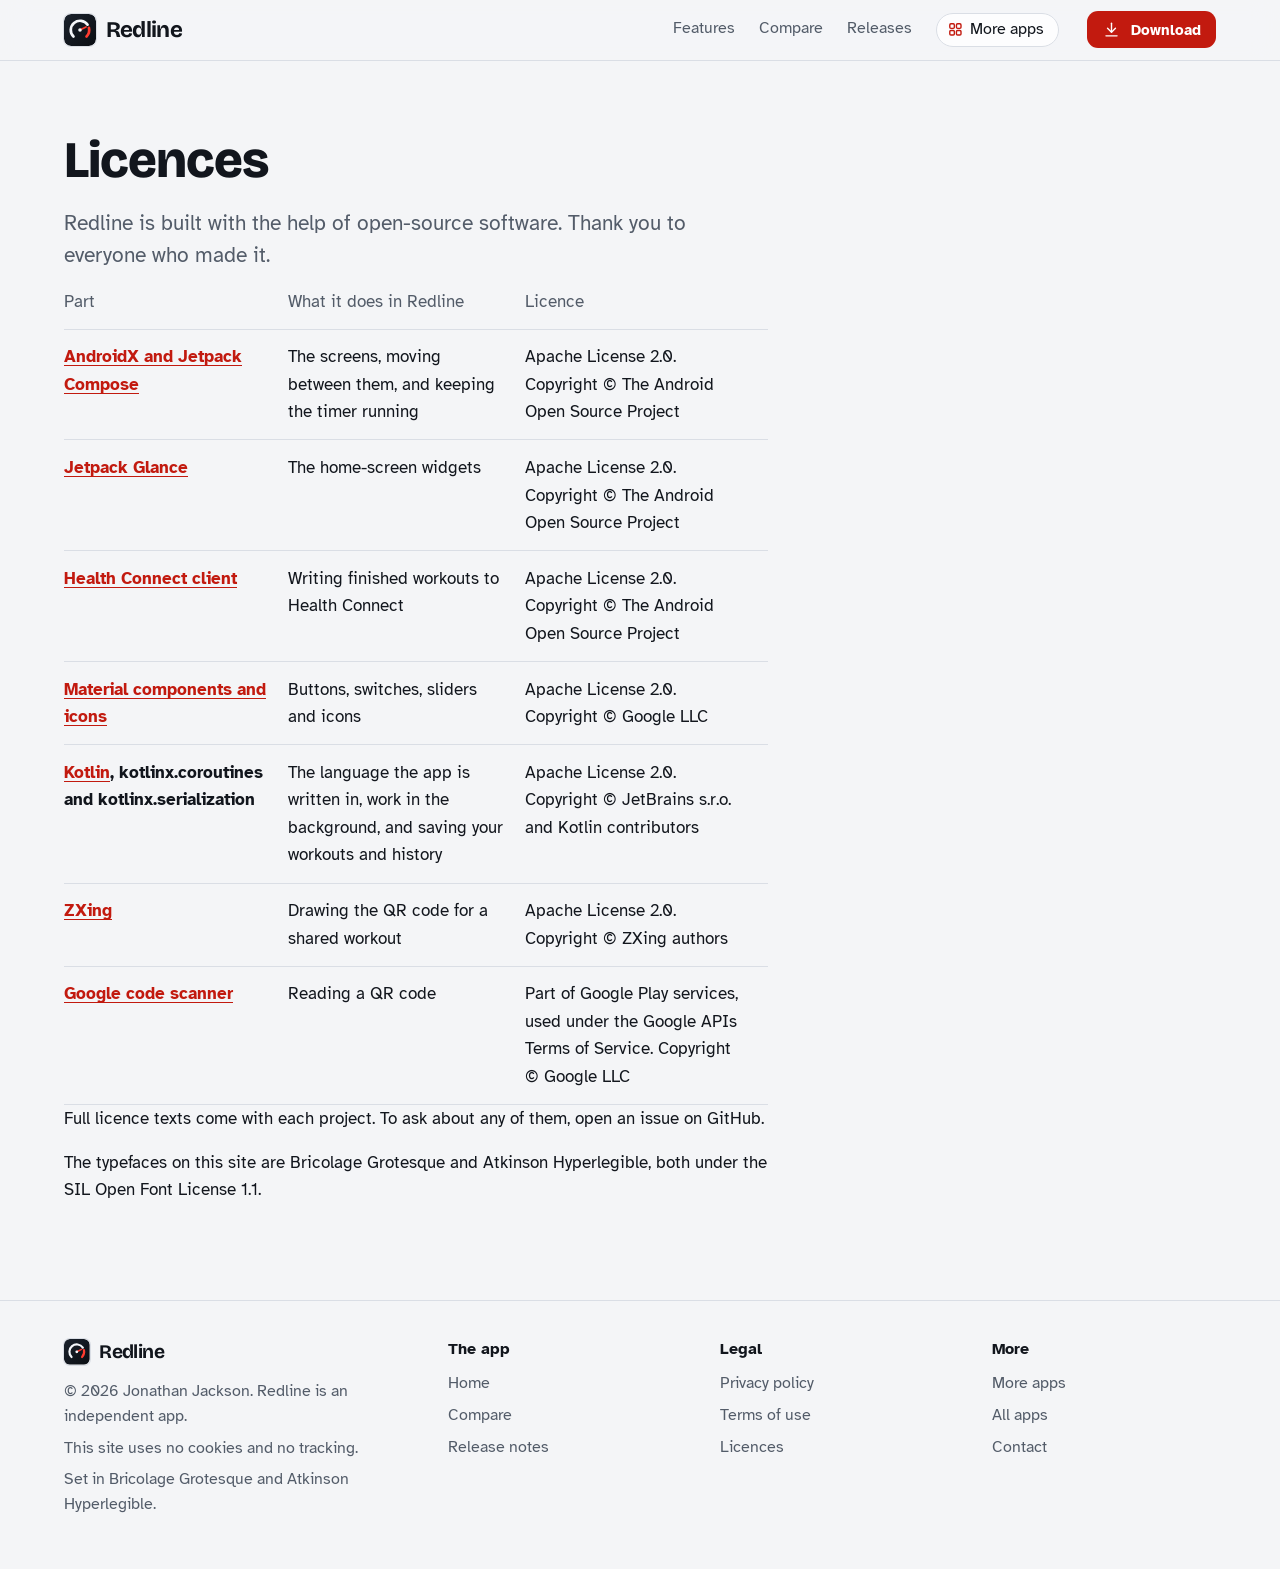
<file: licences.html>
<!DOCTYPE html>
<html lang="en-GB">
<head>
<meta charset="utf-8">
<meta name="viewport" content="width=device-width, initial-scale=1">
<title>Redline licences</title>
<meta name="description" content="The open-source parts inside Redline and their licences.">
<meta name="author" content="Jonathan Jackson">
<link rel="canonical" href="https://customgpter.github.io/redline/licences.html">
<meta name="theme-color" content="#f4f5f7" media="(prefers-color-scheme: light)">
<meta name="theme-color" content="#0d0f13" media="(prefers-color-scheme: dark)">
<meta property="og:type" content="website">
<meta property="og:site_name" content="Redline">
<meta property="og:title" content="Redline licences">
<meta property="og:description" content="The open-source parts inside Redline and their licences.">
<meta property="og:url" content="https://customgpter.github.io/redline/licences.html">
<meta property="og:image" content="https://customgpter.github.io/redline/assets/og.png">
<meta property="og:image:width" content="1200">
<meta property="og:image:height" content="630">
<meta property="og:image:alt" content="Redline&#x27;s timer in the red work block with a giant countdown">
<meta property="og:locale" content="en_GB">
<meta name="twitter:card" content="summary_large_image">
<link rel="icon" href="./assets/favicon.svg" type="image/svg+xml">
<link rel="apple-touch-icon" href="./assets/apple-touch-icon.png">
<link rel="preload" href="./assets/fonts/bricolage-grotesque-latin.woff2" as="font" type="font/woff2" crossorigin>
<link rel="preload" href="./assets/fonts/atkinson-hyperlegible-latin-400-normal.woff2" as="font" type="font/woff2" crossorigin>
<link rel="stylesheet" href="./assets/site.css?v=1">
<link rel="stylesheet" href="./assets/house.css?v=1">
<link rel="stylesheet" href="./assets/apps-list.css?v=1">
<script src="./assets/apps-list.js?v=1" defer></script>
</head>
<body>
<a class="skip" href="#main">Skip to content</a>
<header class="masthead">
<div class="wrap">
<a class="brand" href="./" aria-label="Redline home"><svg viewBox="0 0 108 108" aria-hidden="true"><defs><linearGradient id="mapp-rl" x1="0" y1="0" x2="1" y2="1"><stop offset="0" stop-color="#1b222d"/><stop offset="1" stop-color="#0b0e13"/></linearGradient></defs><rect width="108" height="108" rx="24" fill="url(#mapp-rl)"/><g transform="translate(54 54) scale(1.3) translate(-54 -54)" fill="none" stroke-linecap="round"><path d="M37.03 70.97A24 24 0 1 1 73.66 40.23" stroke="#f4f6fa" stroke-width="7"/><path d="M77.2 48.5A24 24 0 0 1 70.97 70.97" stroke="#ff3b2f" stroke-width="7"/><path d="M54 54 69.5 46.2" stroke="#ff3b2f" stroke-width="5"/><circle cx="54" cy="54" r="4.6" fill="#f4f6fa"/></g></svg><span>Redline</span></a>
<nav aria-label="Main"><ul><li><a href="./#features">Features</a></li><li><a href="./compare.html">Compare</a></li><li><a href="./releases.html">Releases</a></li><li><a class="more-apps" href="./more-apps.html"><svg class="ico" viewBox="0 0 24 24" aria-hidden="true"><rect x="4" y="4" width="6.5" height="6.5" rx="1.6"/><rect x="13.5" y="4" width="6.5" height="6.5" rx="1.6"/><rect x="4" y="13.5" width="6.5" height="6.5" rx="1.6"/><rect x="13.5" y="13.5" width="6.5" height="6.5" rx="1.6"/></svg>More apps</a></li></ul></nav>
<a class="button small" href="https://github.com/CustomGPTer/redline/releases/latest/download/Redline.apk"><svg class="ico" viewBox="0 0 24 24" aria-hidden="true"><path d="M12 4v11"/><path d="M7 10.5l5 5 5-5"/><path d="M5 20h14"/></svg>Download</a>
</div>
</header>
<main id="main" class="doc">
<div class="wrap">
<div class="measure">
<h1>Licences</h1>
<p class="lede">Redline is built with the help of open-source software. Thank you to everyone who made it.</p>
<div class="scroll"><table><thead><tr><th scope="col">Part</th><th scope="col">What it does in Redline</th><th scope="col">Licence</th></tr></thead><tbody><tr><th scope="row"><a href="https://developer.android.com/jetpack">AndroidX and Jetpack Compose</a></th><td>The screens, moving between them, and keeping the timer running</td><td>Apache License 2.0. Copyright &copy; The Android Open Source Project</td></tr><tr><th scope="row"><a href="https://developer.android.com/develop/ui/compose/glance">Jetpack Glance</a></th><td>The home-screen widgets</td><td>Apache License 2.0. Copyright &copy; The Android Open Source Project</td></tr><tr><th scope="row"><a href="https://developer.android.com/health-and-fitness/guides/health-connect">Health Connect client</a></th><td>Writing finished workouts to Health Connect</td><td>Apache License 2.0. Copyright &copy; The Android Open Source Project</td></tr><tr><th scope="row"><a href="https://m3.material.io">Material components and icons</a></th><td>Buttons, switches, sliders and icons</td><td>Apache License 2.0. Copyright &copy; Google LLC</td></tr><tr><th scope="row"><a href="https://kotlinlang.org">Kotlin</a>, kotlinx.coroutines and kotlinx.serialization</th><td>The language the app is written in, work in the background, and saving your workouts and history</td><td>Apache License 2.0. Copyright &copy; JetBrains s.r.o. and Kotlin contributors</td></tr><tr><th scope="row"><a href="https://github.com/zxing/zxing">ZXing</a></th><td>Drawing the QR code for a shared workout</td><td>Apache License 2.0. Copyright &copy; ZXing authors</td></tr><tr><th scope="row"><a href="https://developers.google.com/ml-kit/vision/barcode-scanning/code-scanner">Google code scanner</a></th><td>Reading a QR code</td><td>Part of Google Play services, used under the Google APIs Terms of Service. Copyright &copy; Google LLC</td></tr></tbody></table></div>
<p>Full licence texts come with each project. To ask about any of them, open an issue on GitHub.</p>
<p>The typefaces on this site are Bricolage Grotesque and Atkinson Hyperlegible, both under the SIL Open Font License 1.1.</p>
</div>
</div>
</main>
<footer class="colophon">
<div class="wrap">
<div>
<a class="brand" href="./" aria-label="Redline home"><svg viewBox="0 0 108 108" aria-hidden="true"><defs><linearGradient id="mapp-rl" x1="0" y1="0" x2="1" y2="1"><stop offset="0" stop-color="#1b222d"/><stop offset="1" stop-color="#0b0e13"/></linearGradient></defs><rect width="108" height="108" rx="24" fill="url(#mapp-rl)"/><g transform="translate(54 54) scale(1.3) translate(-54 -54)" fill="none" stroke-linecap="round"><path d="M37.03 70.97A24 24 0 1 1 73.66 40.23" stroke="#f4f6fa" stroke-width="7"/><path d="M77.2 48.5A24 24 0 0 1 70.97 70.97" stroke="#ff3b2f" stroke-width="7"/><path d="M54 54 69.5 46.2" stroke="#ff3b2f" stroke-width="5"/><circle cx="54" cy="54" r="4.6" fill="#f4f6fa"/></g></svg><span>Redline</span></a>
<p>&copy; 2026 Jonathan Jackson. Redline is an independent app.</p>
<p>This site uses no cookies and no tracking.</p>
<p>Set in Bricolage Grotesque and Atkinson Hyperlegible.</p>
</div>
<nav aria-label="The app"><h2>The app</h2><ul>
<li><a href="./">Home</a></li>
<li><a href="./compare.html">Compare</a></li>
<li><a href="./releases.html">Release notes</a></li>

</ul></nav>
<nav aria-label="Legal"><h2>Legal</h2><ul>
<li><a href="./privacy.html">Privacy policy</a></li>
<li><a href="./terms.html">Terms of use</a></li>
<li><a href="./licences.html">Licences</a></li>
</ul></nav>
<nav aria-label="More"><h2>More</h2><ul>
<li><a href="./more-apps.html">More apps</a></li>
<li><a href="https://customgpter.github.io/">All apps</a></li>
<li><a href="https://github.com/CustomGPTer/redline/issues">Contact</a></li>
</ul></nav>
</div>
</footer>
</body>
</html>
</file>
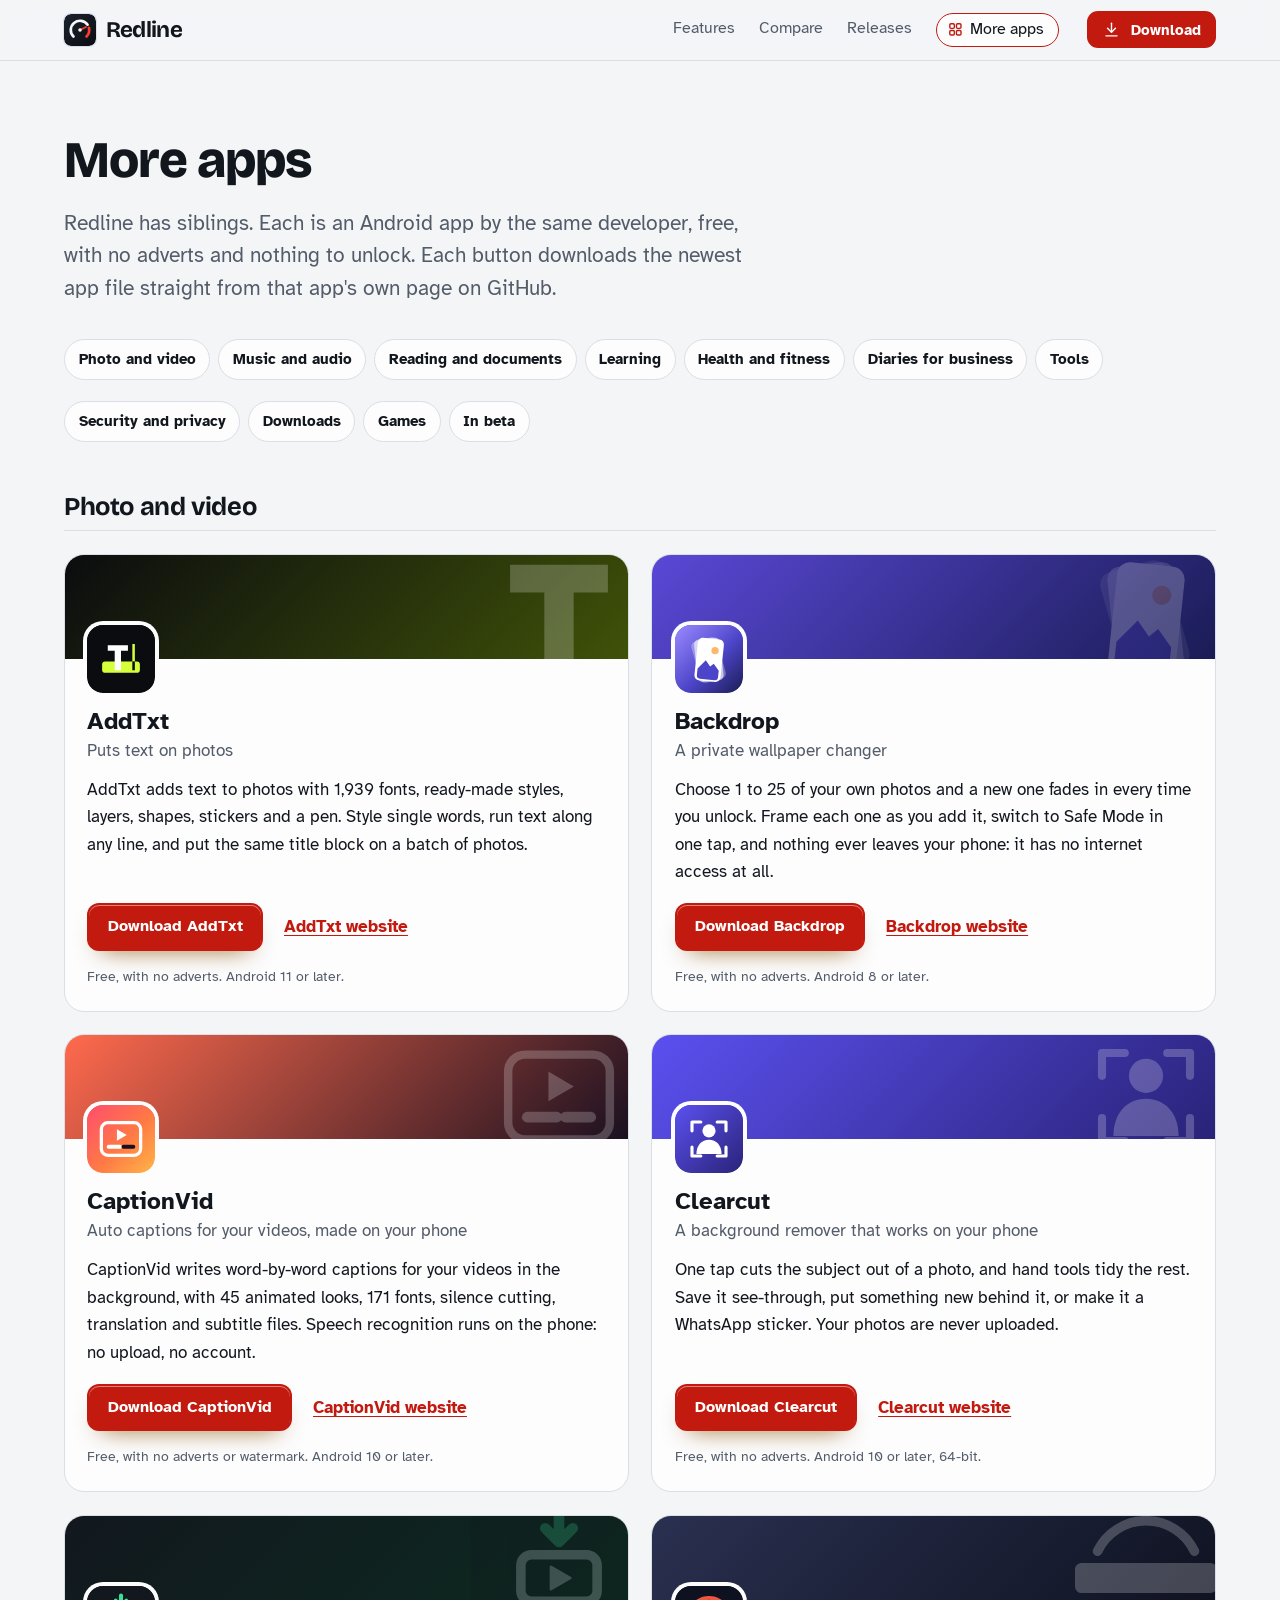
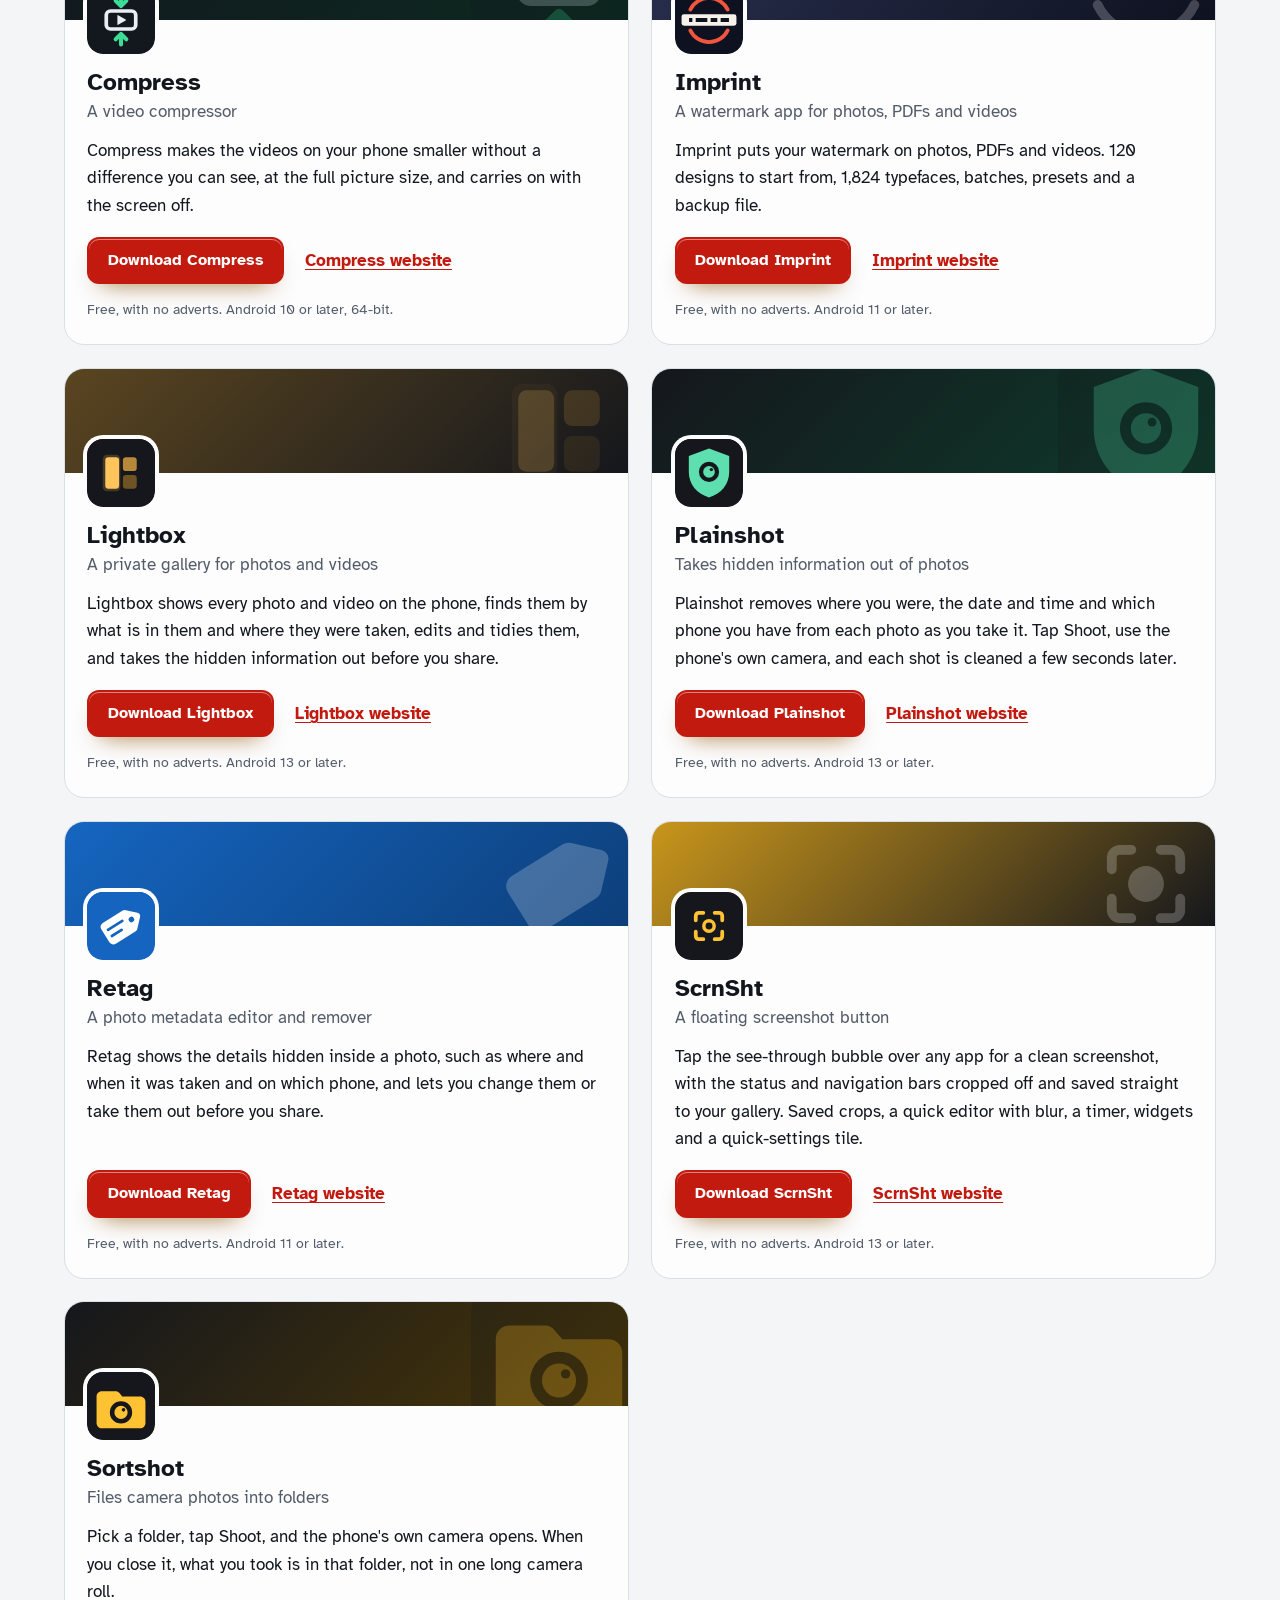
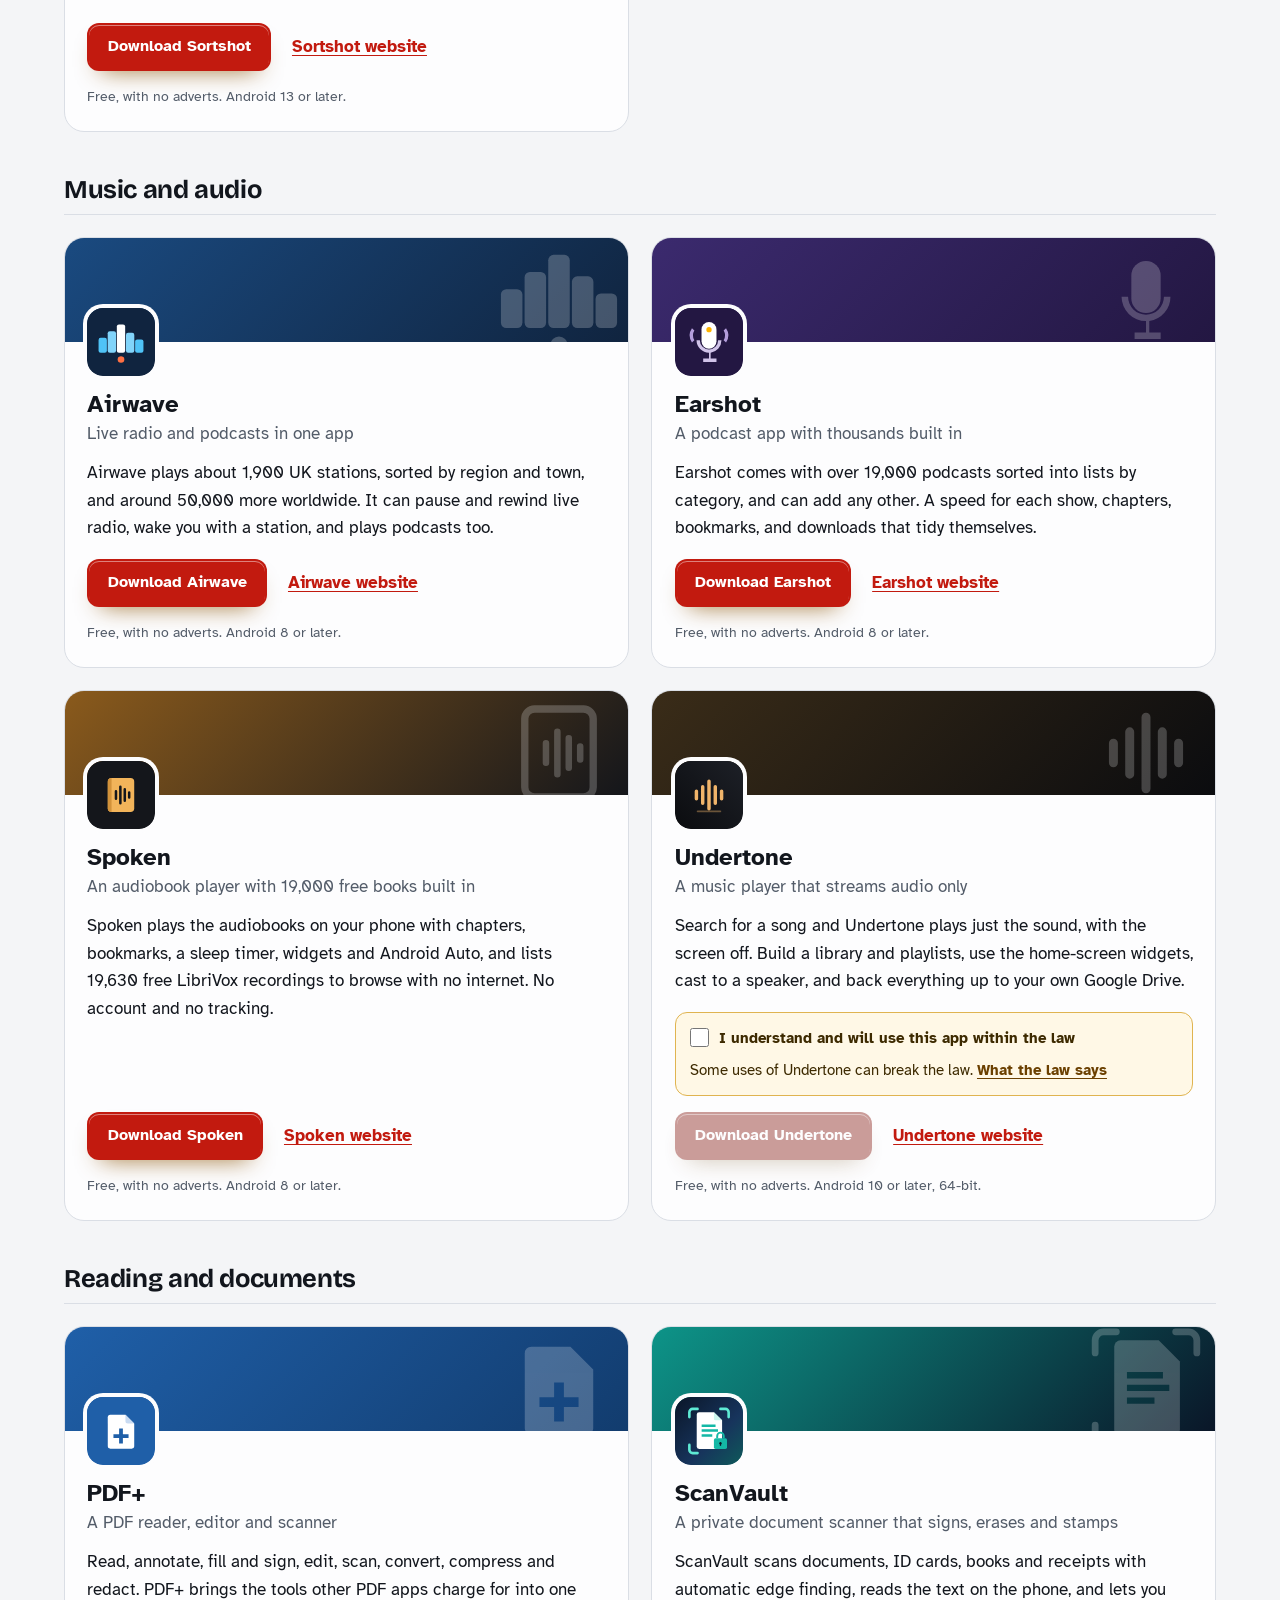
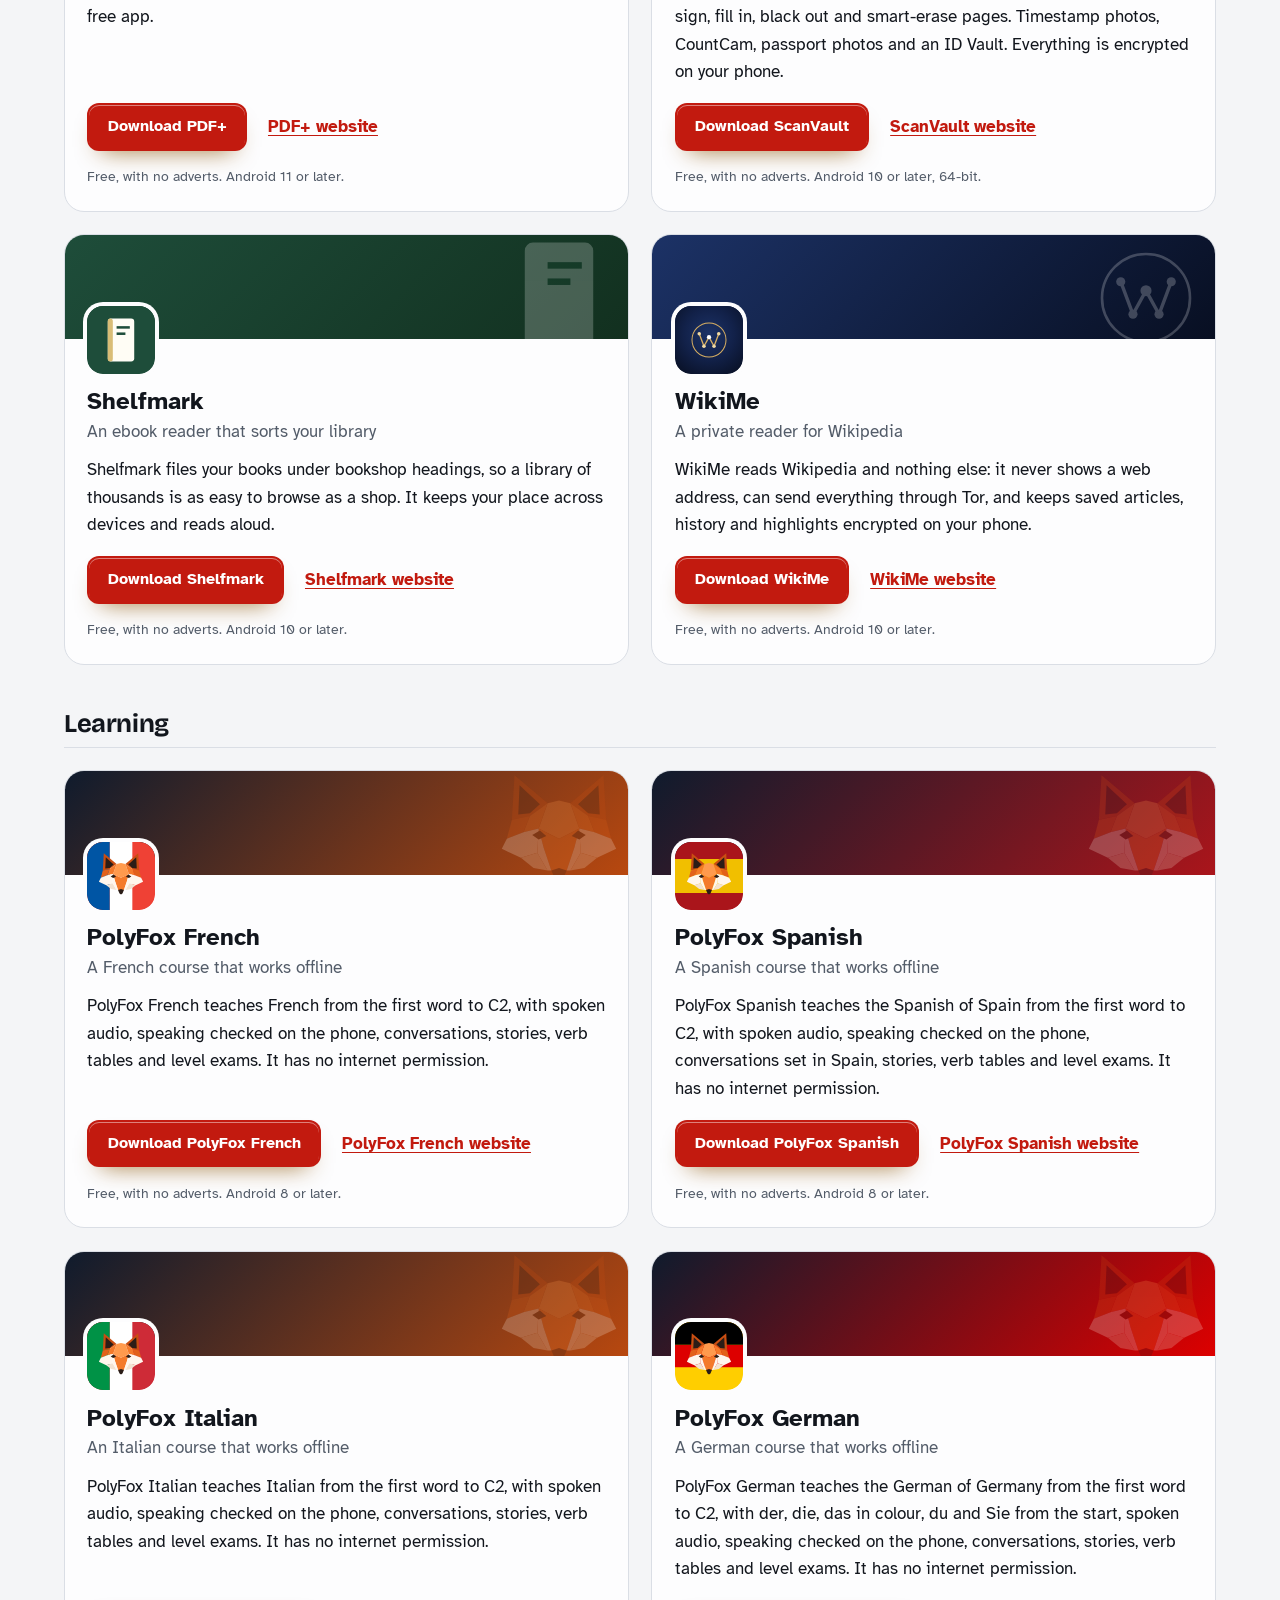
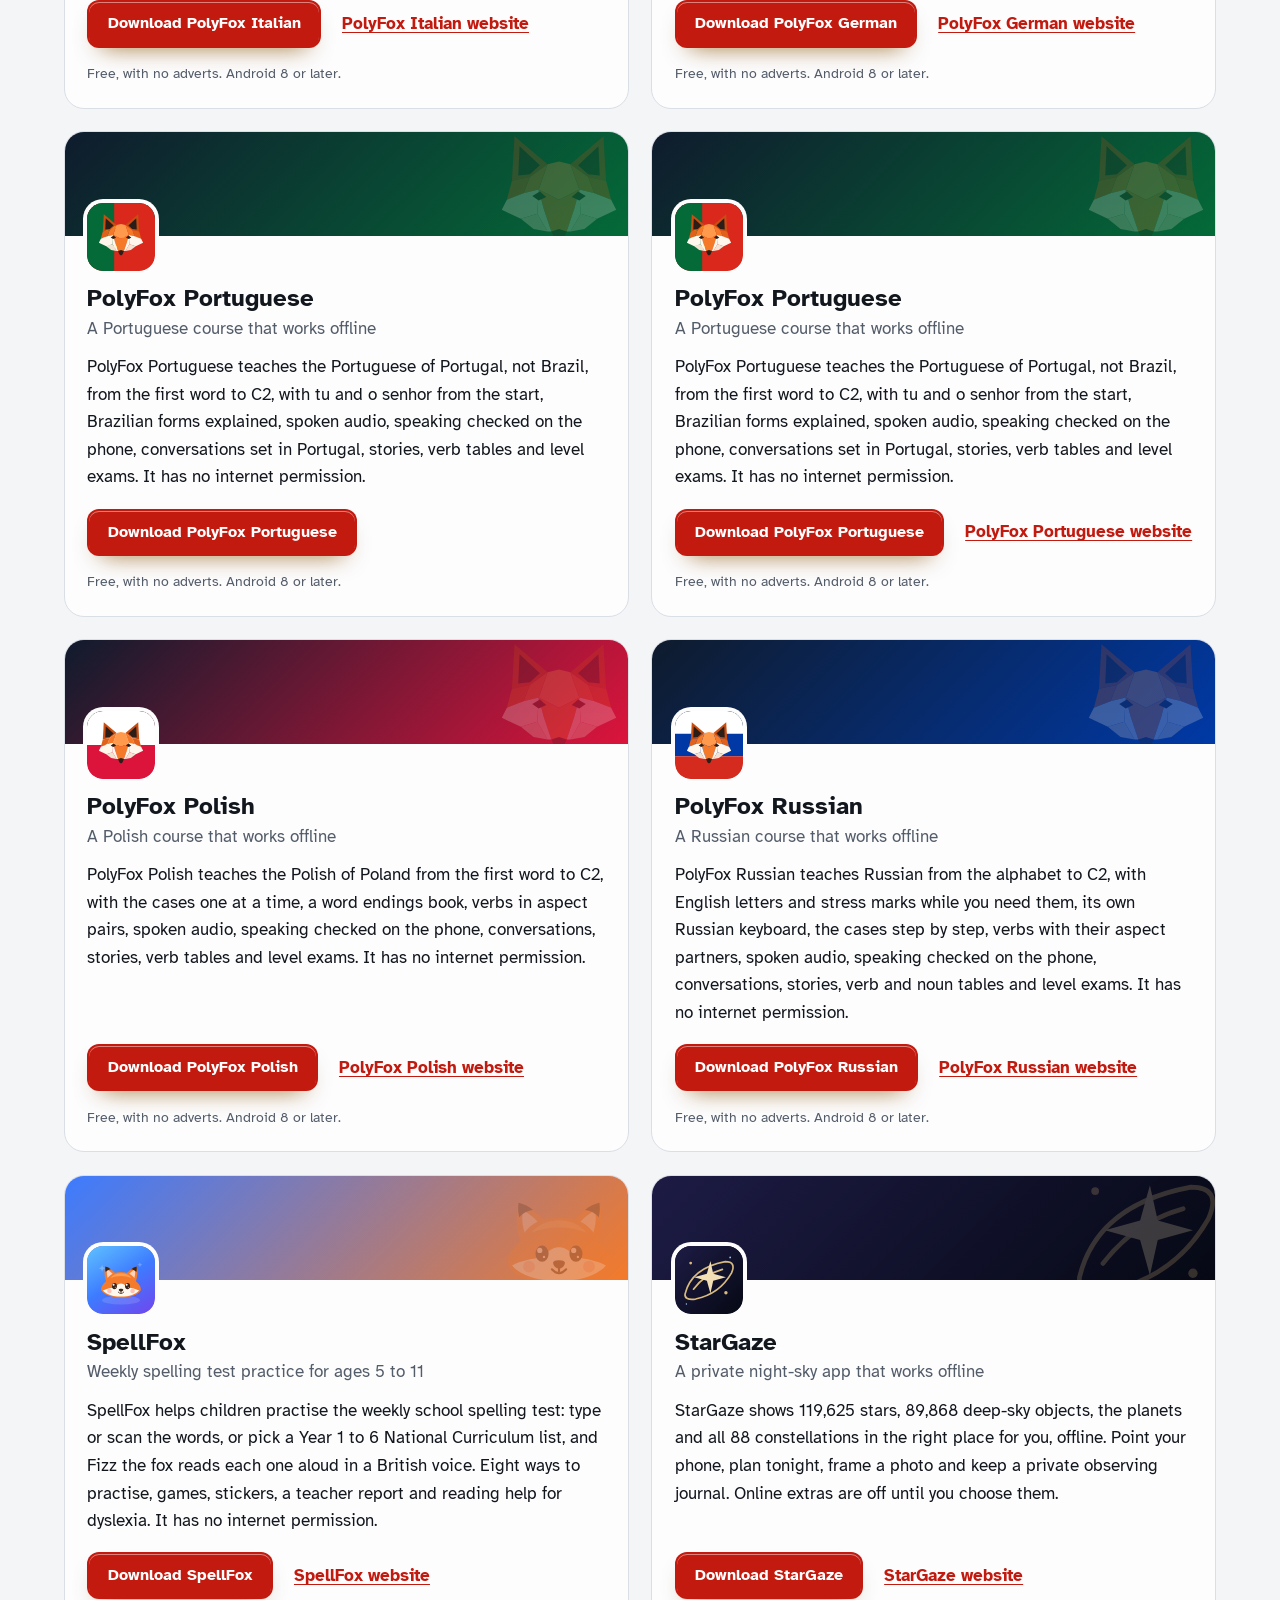
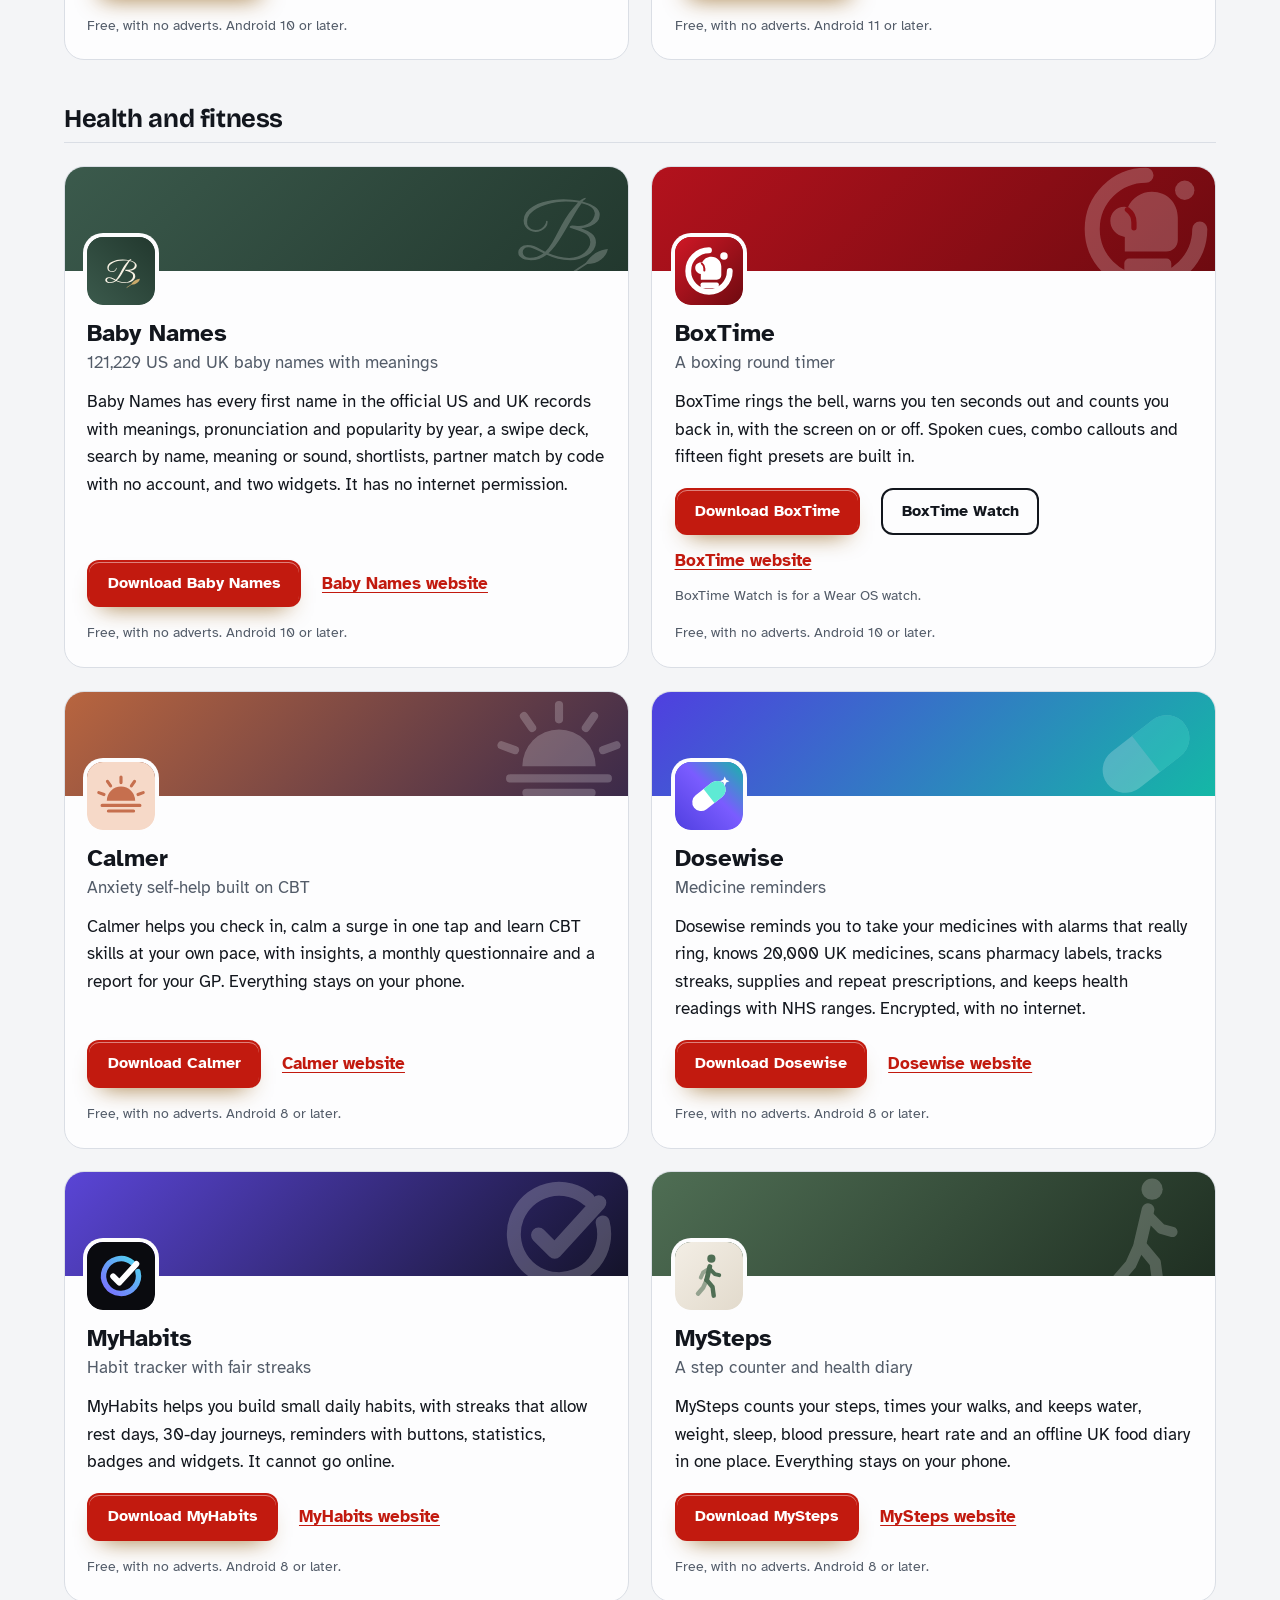
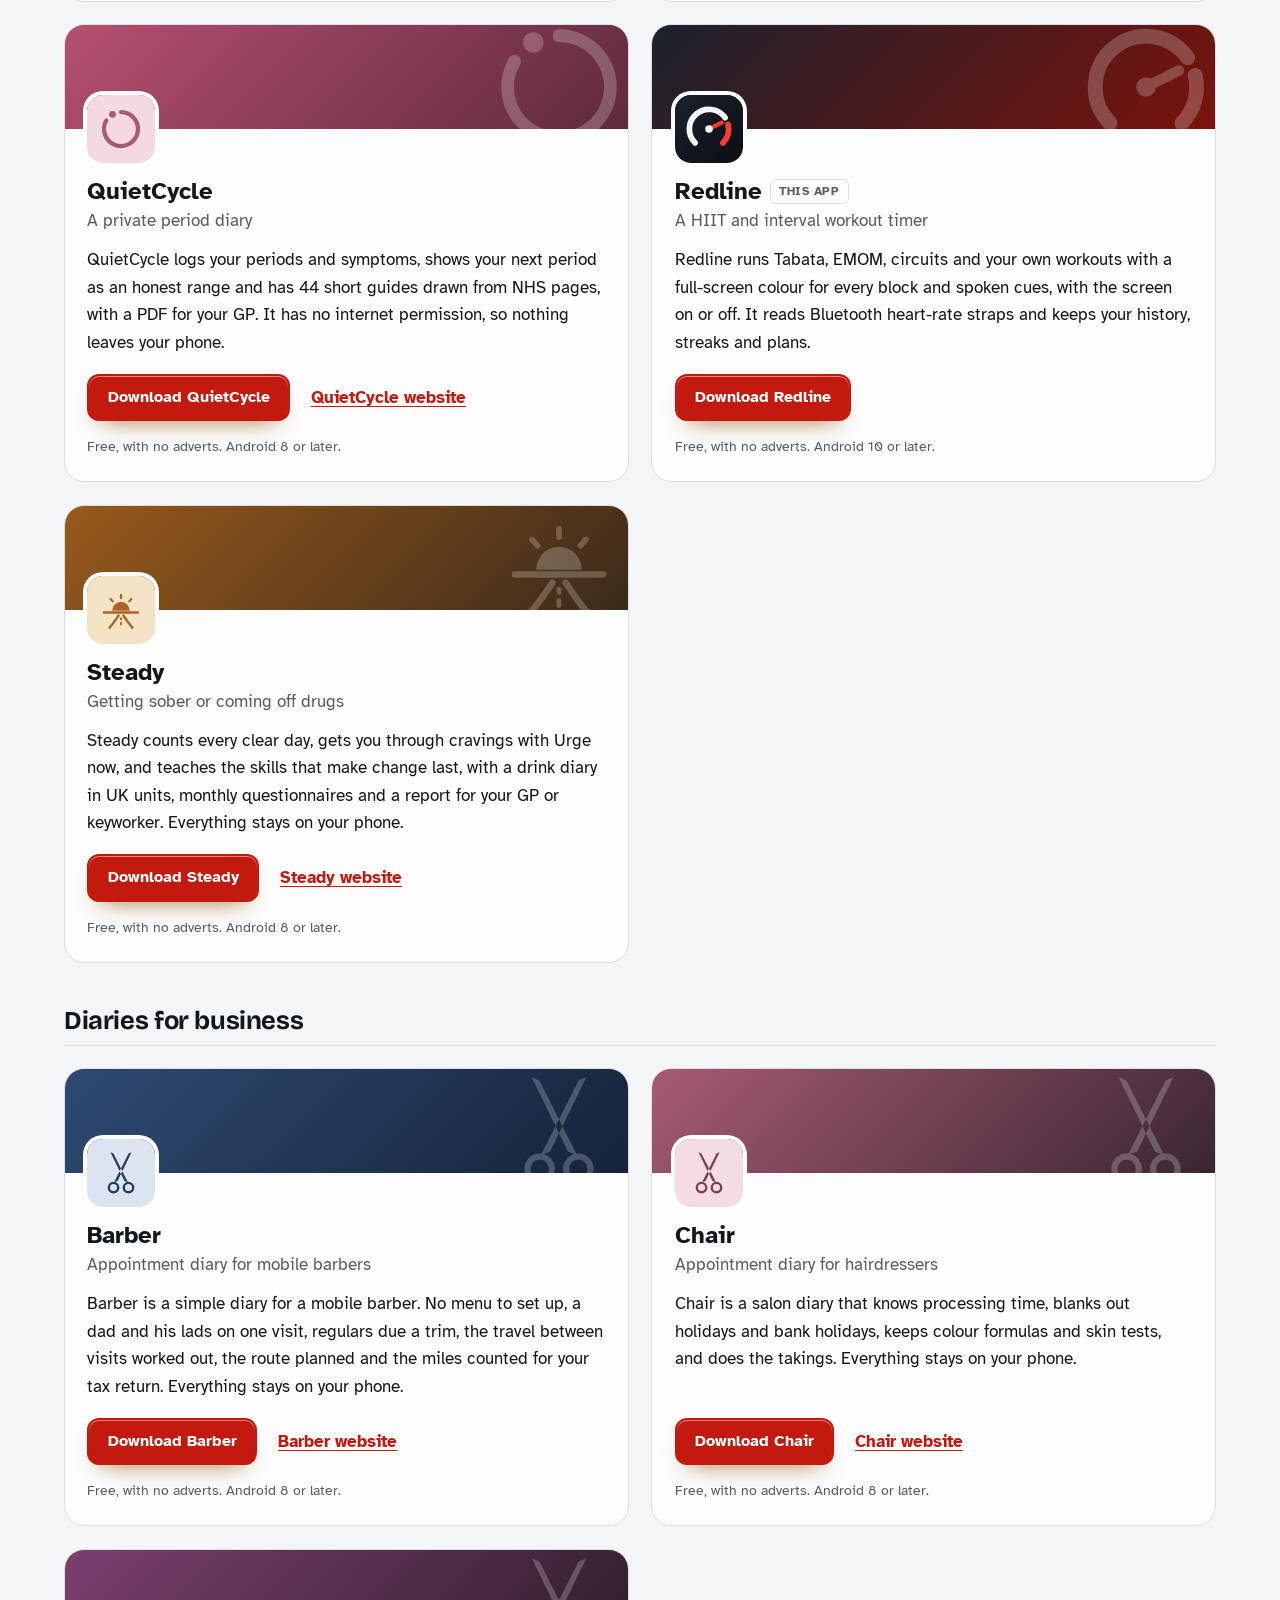
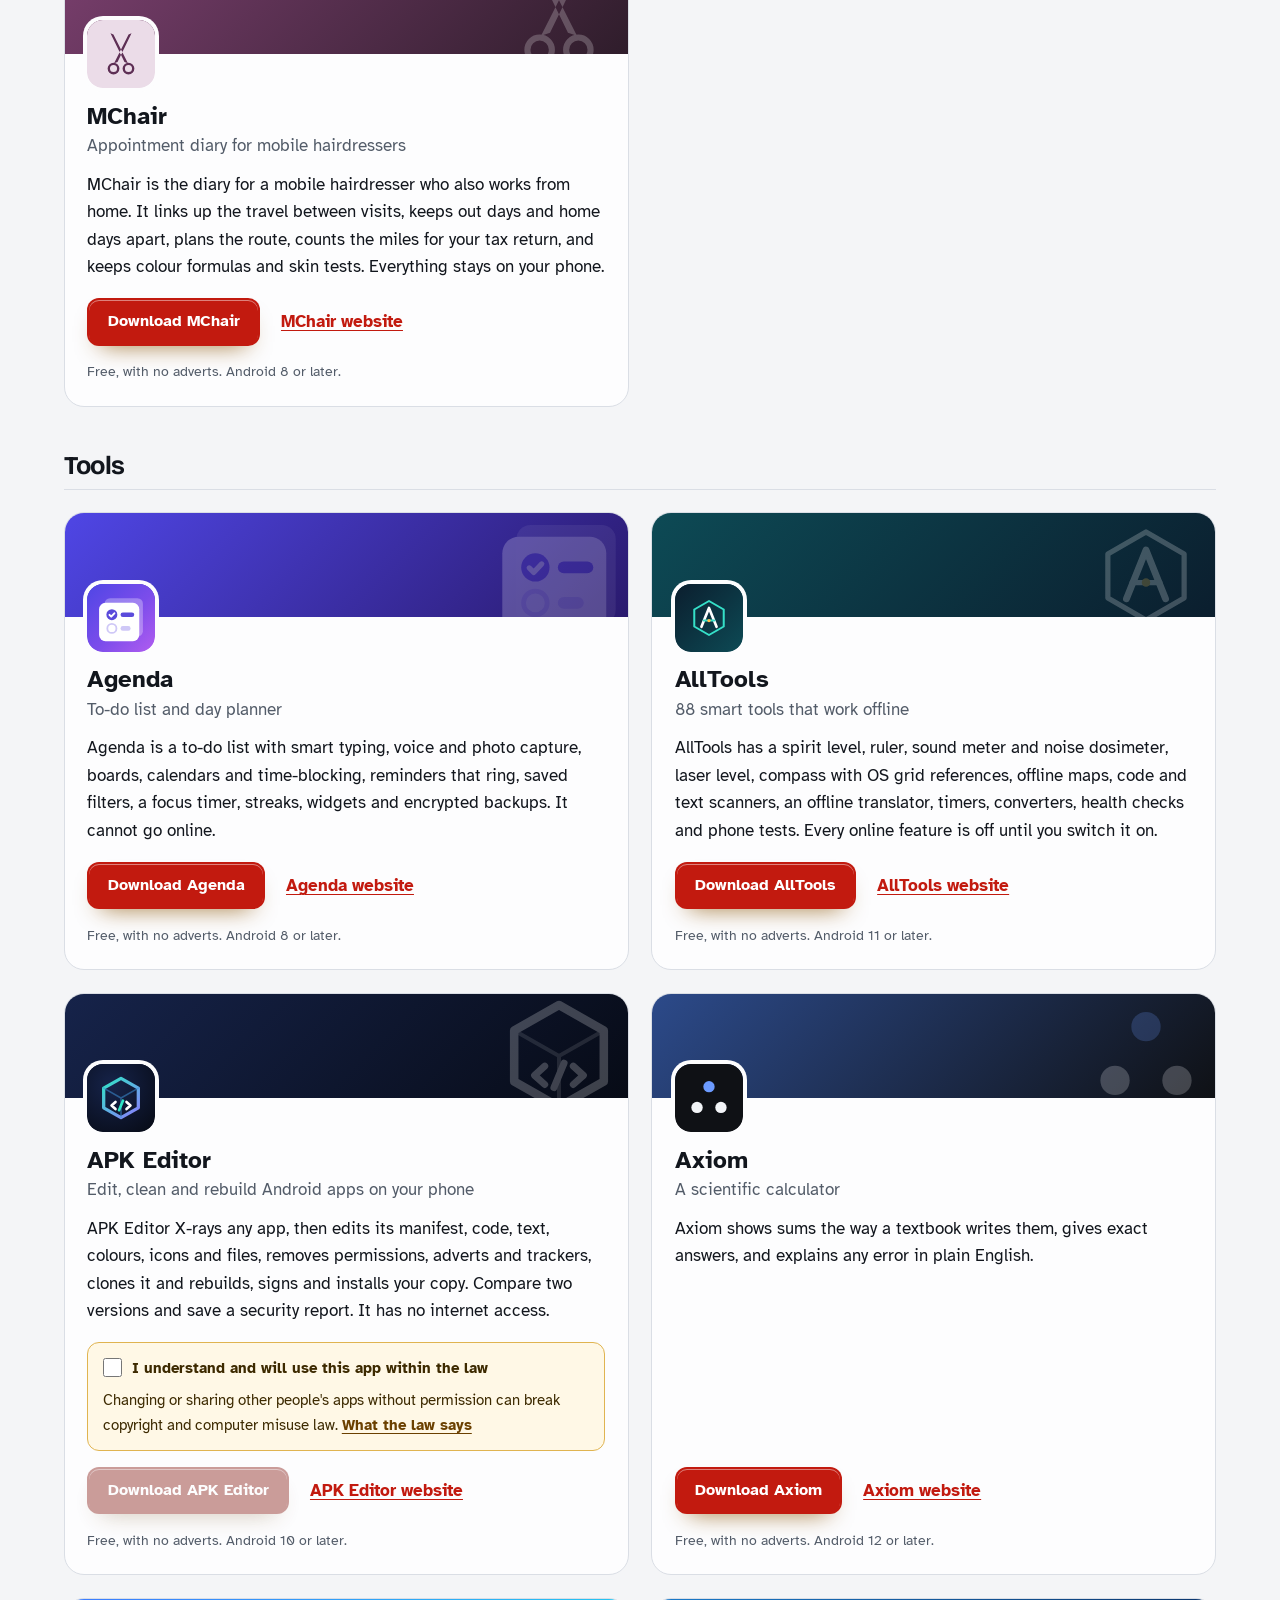
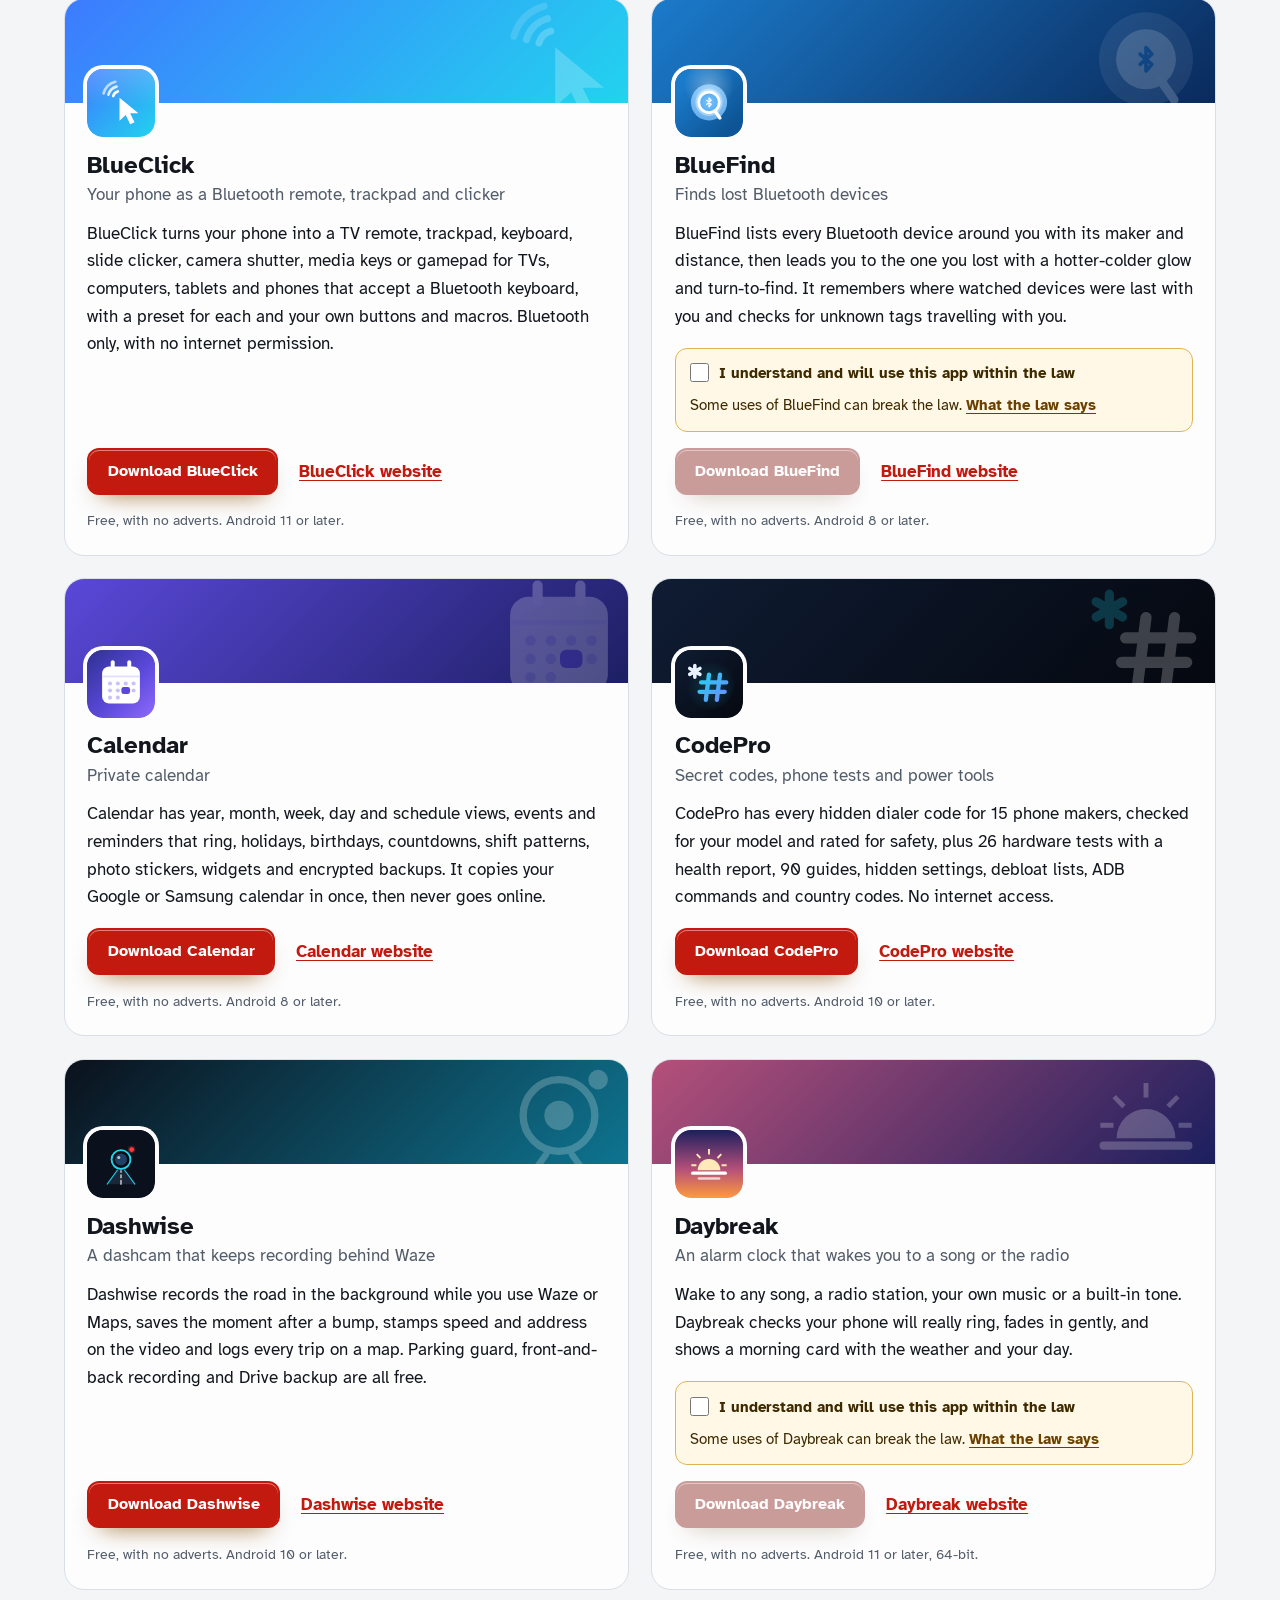
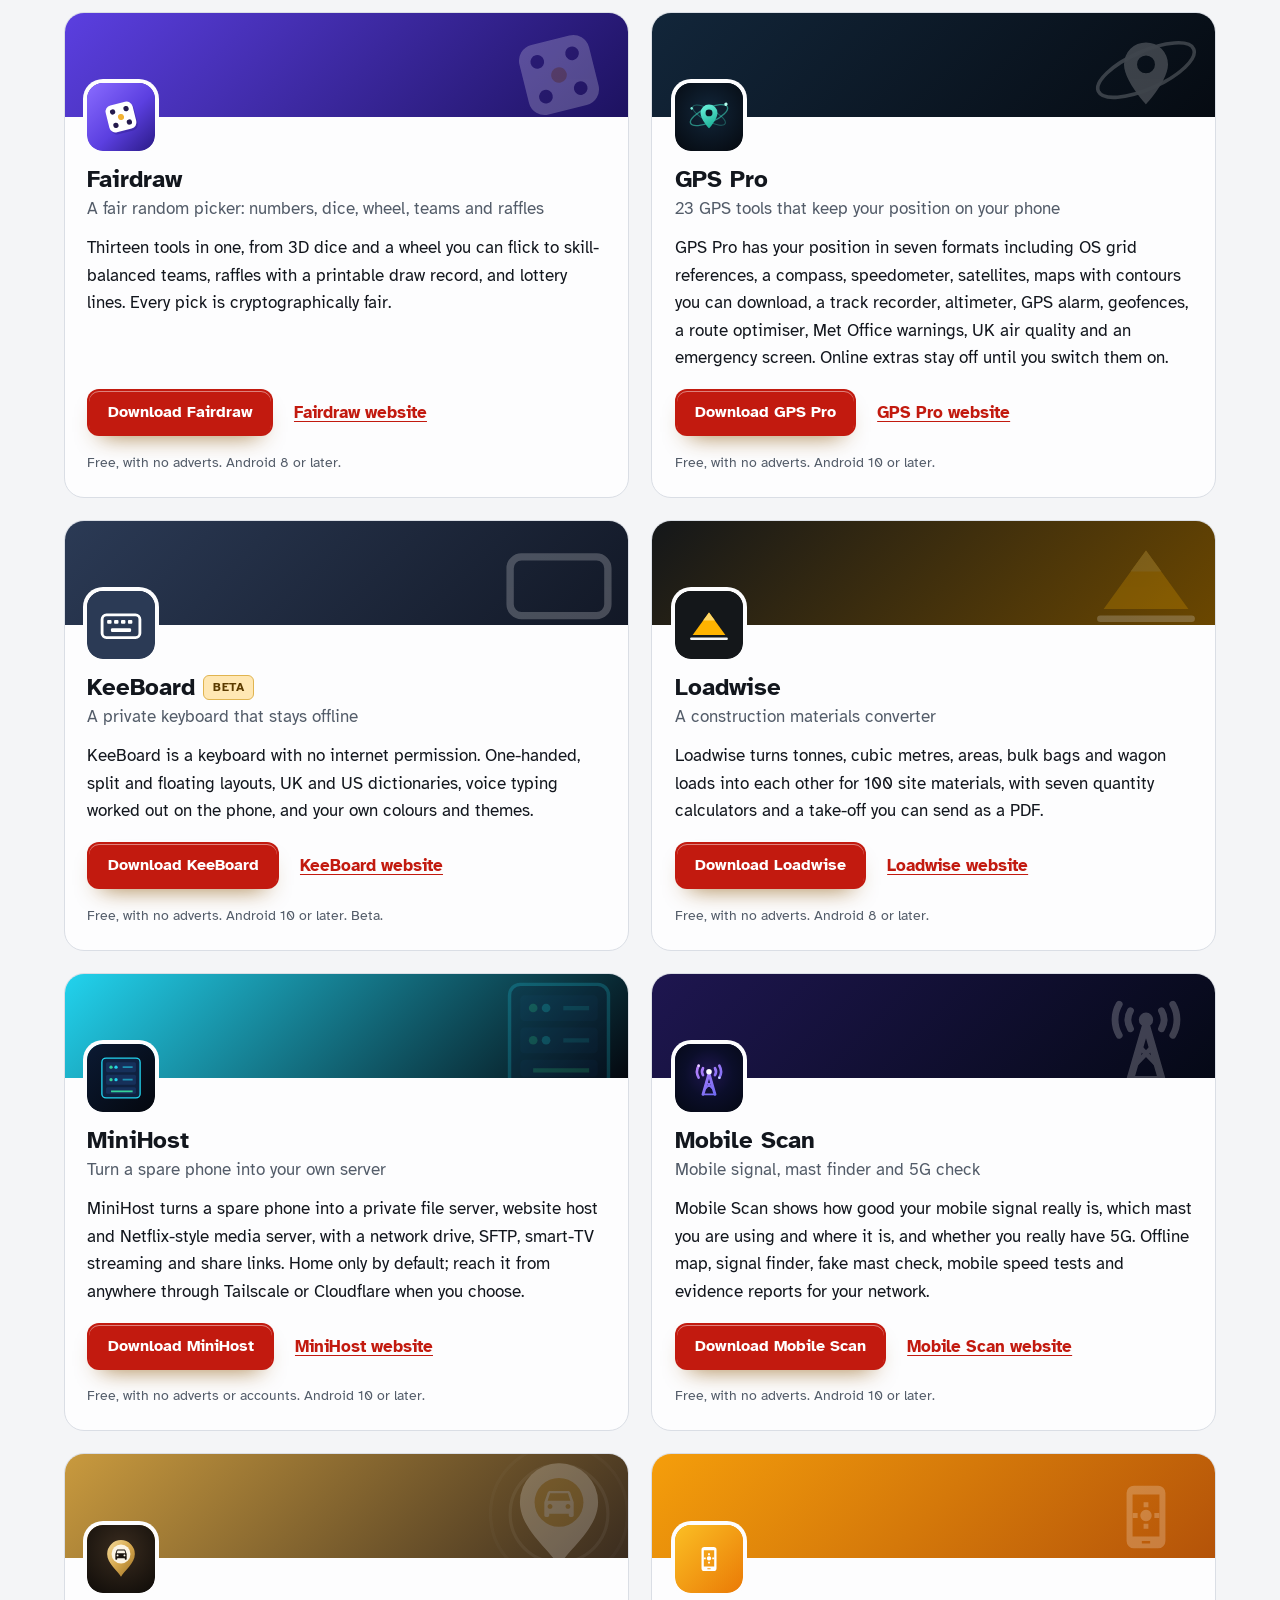
<file: more-apps.html>
<!DOCTYPE html>
<html lang="en-GB">
<head>
<meta charset="utf-8">
<meta name="viewport" content="width=device-width, initial-scale=1">
<title>More free Android apps from the maker of Redline</title>
<meta name="description" content="All 99 free Android apps from the maker of Redline, in one list by category, each with its download and a link to its website.">
<meta name="author" content="Jonathan Jackson">
<link rel="canonical" href="https://customgpter.github.io/redline/more-apps.html">
<meta name="theme-color" content="#f4f5f7" media="(prefers-color-scheme: light)">
<meta name="theme-color" content="#0d0f13" media="(prefers-color-scheme: dark)">
<meta property="og:type" content="website">
<meta property="og:site_name" content="Redline">
<meta property="og:title" content="More free Android apps from the maker of Redline">
<meta property="og:description" content="All 99 free Android apps from the maker of Redline, in one list by category, each with its download and a link to its website.">
<meta property="og:url" content="https://customgpter.github.io/redline/more-apps.html">
<meta property="og:image" content="https://customgpter.github.io/redline/assets/og.png">
<meta property="og:image:width" content="1200">
<meta property="og:image:height" content="630">
<meta property="og:image:alt" content="Redline&#x27;s timer in the red work block with a giant countdown">
<meta property="og:locale" content="en_GB">
<meta name="twitter:card" content="summary_large_image">
<link rel="icon" href="./assets/favicon.svg" type="image/svg+xml">
<link rel="apple-touch-icon" href="./assets/apple-touch-icon.png">
<link rel="preload" href="./assets/fonts/bricolage-grotesque-latin.woff2" as="font" type="font/woff2" crossorigin>
<link rel="preload" href="./assets/fonts/atkinson-hyperlegible-latin-400-normal.woff2" as="font" type="font/woff2" crossorigin>
<link rel="stylesheet" href="./assets/site.css?v=1">
<link rel="stylesheet" href="./assets/house.css?v=1">
<script type="application/ld+json">{"@context":"https://schema.org","@type":"ItemList","name":"Apps from the maker of Redline","url":"https://customgpter.github.io/redline/more-apps.html","itemListElement":[{"@type":"ListItem","position":1,"name":"AddTxt","url":"https://customgpter.github.io/addtxt/"},{"@type":"ListItem","position":2,"name":"Backdrop","url":"https://customgpter.github.io/backdrop/"},{"@type":"ListItem","position":3,"name":"CaptionVid","url":"https://customgpter.github.io/captionvid/"},{"@type":"ListItem","position":4,"name":"Clearcut","url":"https://customgpter.github.io/clearcut/"},{"@type":"ListItem","position":5,"name":"Compress","url":"https://customgpter.github.io/compress/"},{"@type":"ListItem","position":6,"name":"Imprint","url":"https://customgpter.github.io/imprint/"},{"@type":"ListItem","position":7,"name":"Lightbox","url":"https://customgpter.github.io/lightbox/"},{"@type":"ListItem","position":8,"name":"Plainshot","url":"https://customgpter.github.io/plainshot/"},{"@type":"ListItem","position":9,"name":"Retag","url":"https://customgpter.github.io/retag/"},{"@type":"ListItem","position":10,"name":"ScrnSht","url":"https://customgpter.github.io/scrnsht/"},{"@type":"ListItem","position":11,"name":"Sortshot","url":"https://customgpter.github.io/sortshot/"},{"@type":"ListItem","position":12,"name":"Airwave","url":"https://customgpter.github.io/airwave/"},{"@type":"ListItem","position":13,"name":"Earshot","url":"https://customgpter.github.io/earshot/"},{"@type":"ListItem","position":14,"name":"Spoken","url":"https://customgpter.github.io/spoken/"},{"@type":"ListItem","position":15,"name":"Undertone","url":"https://customgpter.github.io/undertone/"},{"@type":"ListItem","position":16,"name":"PDF+","url":"https://customgpter.github.io/pdfplus/"},{"@type":"ListItem","position":17,"name":"ScanVault","url":"https://customgpter.github.io/scanvault/"},{"@type":"ListItem","position":18,"name":"Shelfmark","url":"https://customgpter.github.io/shelfmark/"},{"@type":"ListItem","position":19,"name":"WikiMe","url":"https://customgpter.github.io/wikime/"},{"@type":"ListItem","position":20,"name":"PolyFox French","url":"https://customgpter.github.io/polyfox/"},{"@type":"ListItem","position":21,"name":"PolyFox German","url":"https://customgpter.github.io/polyfox-german/"},{"@type":"ListItem","position":22,"name":"PolyFox Portuguese","url":"https://customgpter.github.io/polyfox-portuguese/"},{"@type":"ListItem","position":23,"name":"PolyFox Polish","url":"https://customgpter.github.io/polyfox-polish/"},{"@type":"ListItem","position":24,"name":"PolyFox Russian","url":"https://customgpter.github.io/polyfox-russian/"},{"@type":"ListItem","position":25,"name":"SpellFox","url":"https://customgpter.github.io/spellfox/"},{"@type":"ListItem","position":26,"name":"StarGaze","url":"https://customgpter.github.io/stargaze/"},{"@type":"ListItem","position":27,"name":"Baby Names","url":"https://customgpter.github.io/babynames/"},{"@type":"ListItem","position":28,"name":"BoxTime","url":"https://customgpter.github.io/boxtime/"},{"@type":"ListItem","position":29,"name":"Calmer","url":"https://customgpter.github.io/calmer/"},{"@type":"ListItem","position":30,"name":"Dosewise","url":"https://customgpter.github.io/dosewise/"},{"@type":"ListItem","position":31,"name":"MyHabits","url":"https://customgpter.github.io/myhabits/"},{"@type":"ListItem","position":32,"name":"MySteps","url":"https://customgpter.github.io/mysteps/"},{"@type":"ListItem","position":33,"name":"QuietCycle","url":"https://customgpter.github.io/quietcycle/"},{"@type":"ListItem","position":34,"name":"Redline","url":"https://customgpter.github.io/redline/"},{"@type":"ListItem","position":35,"name":"Steady","url":"https://customgpter.github.io/steady/"},{"@type":"ListItem","position":36,"name":"Barber","url":"https://customgpter.github.io/barber/"},{"@type":"ListItem","position":37,"name":"Chair","url":"https://customgpter.github.io/chair/"},{"@type":"ListItem","position":38,"name":"MChair","url":"https://customgpter.github.io/mchair/"},{"@type":"ListItem","position":39,"name":"Agenda","url":"https://customgpter.github.io/agenda/"},{"@type":"ListItem","position":40,"name":"AllTools","url":"https://customgpter.github.io/alltools/"},{"@type":"ListItem","position":41,"name":"APK Editor","url":"https://customgpter.github.io/apkeditor/"},{"@type":"ListItem","position":42,"name":"Axiom","url":"https://customgpter.github.io/axiom/"},{"@type":"ListItem","position":43,"name":"BlueClick","url":"https://customgpter.github.io/blueclick/"},{"@type":"ListItem","position":44,"name":"BlueFind","url":"https://customgpter.github.io/bluefind/"},{"@type":"ListItem","position":45,"name":"Calendar","url":"https://customgpter.github.io/calendar/"},{"@type":"ListItem","position":46,"name":"CodePro","url":"https://customgpter.github.io/codepro/"},{"@type":"ListItem","position":47,"name":"Dashwise","url":"https://customgpter.github.io/dashwise/"},{"@type":"ListItem","position":48,"name":"Daybreak","url":"https://customgpter.github.io/daybreak/"},{"@type":"ListItem","position":49,"name":"Fairdraw","url":"https://customgpter.github.io/fairdraw/"},{"@type":"ListItem","position":50,"name":"GPS Pro","url":"https://customgpter.github.io/gpspro/"},{"@type":"ListItem","position":51,"name":"KeeBoard","url":"https://customgpter.github.io/keeboard/"},{"@type":"ListItem","position":52,"name":"Loadwise","url":"https://customgpter.github.io/loadwise/"},{"@type":"ListItem","position":53,"name":"MiniHost","url":"https://customgpter.github.io/minihost/"},{"@type":"ListItem","position":54,"name":"Mobile Scan","url":"https://customgpter.github.io/mobilescan/"},{"@type":"ListItem","position":55,"name":"Parkwise","url":"https://customgpter.github.io/parkwise/"},{"@type":"ListItem","position":56,"name":"Pocketmind","url":"https://customgpter.github.io/pocketmind/"},{"@type":"ListItem","position":57,"name":"Refine","url":"https://customgpter.github.io/refine/"},{"@type":"ListItem","position":58,"name":"Shiftwise","url":"https://customgpter.github.io/shiftwise/"},{"@type":"ListItem","position":59,"name":"SimpleCalc","url":"https://customgpter.github.io/simplecalc/"},{"@type":"ListItem","position":60,"name":"Skyline","url":"https://customgpter.github.io/skyline/"},{"@type":"ListItem","position":61,"name":"Slipway","url":"https://customgpter.github.io/slipway/"},{"@type":"ListItem","position":62,"name":"Tagger","url":"https://customgpter.github.io/tagger/"},{"@type":"ListItem","position":63,"name":"TotalClean","url":"https://customgpter.github.io/totalclean/"},{"@type":"ListItem","position":64,"name":"TVLink","url":"https://customgpter.github.io/tvlink/"},{"@type":"ListItem","position":65,"name":"Unbox","url":"https://customgpter.github.io/unbox/"},{"@type":"ListItem","position":66,"name":"WhatsKeep","url":"https://customgpter.github.io/whatskeep/"},{"@type":"ListItem","position":67,"name":"WiFi Scan","url":"https://customgpter.github.io/wifiscan/"},{"@type":"ListItem","position":68,"name":"Auditly","url":"https://customgpter.github.io/auditly/"},{"@type":"ListItem","position":69,"name":"Backchannel","url":"https://customgpter.github.io/backchannel/"},{"@type":"ListItem","position":70,"name":"ENotes","url":"https://customgpter.github.io/enotes/"},{"@type":"ListItem","position":71,"name":"FindMe","url":"https://customgpter.github.io/findme/"},{"@type":"ListItem","position":72,"name":"iLock","url":"https://customgpter.github.io/ilock/"},{"@type":"ListItem","position":73,"name":"ImSafe","url":"https://customgpter.github.io/imsafe/"},{"@type":"ListItem","position":74,"name":"IShred","url":"https://customgpter.github.io/ishred/"},{"@type":"ListItem","position":75,"name":"LockBox","url":"https://customgpter.github.io/lockbox/"},{"@type":"ListItem","position":76,"name":"PassVault","url":"https://customgpter.github.io/passvault/"},{"@type":"ListItem","position":77,"name":"SpyFind","url":"https://customgpter.github.io/spyfind/"},{"@type":"ListItem","position":78,"name":"TextWipe","url":"https://customgpter.github.io/textwipe/"},{"@type":"ListItem","position":79,"name":"Tracewire","url":"https://customgpter.github.io/tracewire/"},{"@type":"ListItem","position":80,"name":"Vigil","url":"https://customgpter.github.io/vigil/"},{"@type":"ListItem","position":81,"name":"Grab","url":"https://customgpter.github.io/grab/"},{"@type":"ListItem","position":82,"name":"Swarm","url":"https://customgpter.github.io/swarm/"},{"@type":"ListItem","position":83,"name":"Plane Games","url":"https://customgpter.github.io/plane-games/"},{"@type":"ListItem","position":84,"name":"Ninefold","url":"https://customgpter.github.io/ninefold/"},{"@type":"ListItem","position":85,"name":"Cubewise","url":"https://customgpter.github.io/cubewise/"},{"@type":"ListItem","position":86,"name":"Tilewise","url":"https://customgpter.github.io/tilewise/"},{"@type":"ListItem","position":87,"name":"Letterwise","url":"https://customgpter.github.io/letterwise/"},{"@type":"ListItem","position":88,"name":"Kingside","url":"https://customgpter.github.io/kingside/"},{"@type":"ListItem","position":89,"name":"Deckhand","url":"https://customgpter.github.io/deckhand/"},{"@type":"ListItem","position":90,"name":"SNESForge","url":"https://customgpter.github.io/snesforge/"},{"@type":"ListItem","position":91,"name":"Fame Boy","url":"https://customgpter.github.io/fameboy/"},{"@type":"ListItem","position":92,"name":"PSPPro","url":"https://customgpter.github.io/psppro/"},{"@type":"ListItem","position":93,"name":"MegaGen","url":"https://customgpter.github.io/megagen/"},{"@type":"ListItem","position":94,"name":"QVR","url":"https://customgpter.github.io/qvr/"},{"@type":"ListItem","position":95,"name":"QVR Watch","url":"https://customgpter.github.io/qvr-watch/"},{"@type":"ListItem","position":96,"name":"QVRLite","url":"https://customgpter.github.io/qvrlite/"},{"@type":"ListItem","position":97,"name":"Onionz","url":"https://customgpter.github.io/onionz/"},{"@type":"ListItem","position":98,"name":"OnionzWeb","url":"https://customgpter.github.io/onionzweb/"}]}</script>
<link rel="stylesheet" href="./assets/apps-list.css?v=1">
<script src="./assets/apps-list.js?v=1" defer></script>
</head>
<body>
<a class="skip" href="#main">Skip to content</a>
<header class="masthead">
<div class="wrap">
<a class="brand" href="./" aria-label="Redline home"><svg viewBox="0 0 108 108" aria-hidden="true"><defs><linearGradient id="mapp-rl" x1="0" y1="0" x2="1" y2="1"><stop offset="0" stop-color="#1b222d"/><stop offset="1" stop-color="#0b0e13"/></linearGradient></defs><rect width="108" height="108" rx="24" fill="url(#mapp-rl)"/><g transform="translate(54 54) scale(1.3) translate(-54 -54)" fill="none" stroke-linecap="round"><path d="M37.03 70.97A24 24 0 1 1 73.66 40.23" stroke="#f4f6fa" stroke-width="7"/><path d="M77.2 48.5A24 24 0 0 1 70.97 70.97" stroke="#ff3b2f" stroke-width="7"/><path d="M54 54 69.5 46.2" stroke="#ff3b2f" stroke-width="5"/><circle cx="54" cy="54" r="4.6" fill="#f4f6fa"/></g></svg><span>Redline</span></a>
<nav aria-label="Main"><ul><li><a href="./#features">Features</a></li><li><a href="./compare.html">Compare</a></li><li><a href="./releases.html">Releases</a></li><li><a class="more-apps" href="./more-apps.html" aria-current="page"><svg class="ico" viewBox="0 0 24 24" aria-hidden="true"><rect x="4" y="4" width="6.5" height="6.5" rx="1.6"/><rect x="13.5" y="4" width="6.5" height="6.5" rx="1.6"/><rect x="4" y="13.5" width="6.5" height="6.5" rx="1.6"/><rect x="13.5" y="13.5" width="6.5" height="6.5" rx="1.6"/></svg>More apps</a></li></ul></nav>
<a class="button small" href="https://github.com/CustomGPTer/redline/releases/latest/download/Redline.apk"><svg class="ico" viewBox="0 0 24 24" aria-hidden="true"><path d="M12 4v11"/><path d="M7 10.5l5 5 5-5"/><path d="M5 20h14"/></svg>Download</a>
</div>
</header>
<main id="main" class="doc">
<div class="wrap">
<div class="measure">
<h1>More apps</h1>
<p class="lede">Redline has siblings. Each is an Android app by the same developer, free, with no adverts and nothing to unlock. Each button downloads the newest app file straight from that app's own page on GitHub.</p>
</div>
<!-- apps:start -->
<nav class="mapps-jump" aria-label="App groups"><ul><li><a href="#apps-photo">Photo and video</a></li><li><a href="#apps-audio">Music and audio</a></li><li><a href="#apps-reading">Reading and documents</a></li><li><a href="#apps-learning">Learning</a></li><li><a href="#apps-health">Health and fitness</a></li><li><a href="#apps-diaries">Diaries for business</a></li><li><a href="#apps-tools">Tools</a></li><li><a href="#apps-security">Security and privacy</a></li><li><a href="#apps-downloads">Downloads</a></li><li><a href="#apps-games">Games</a></li><li><a href="#apps-testing">In beta</a></li></ul></nav>
<div class="mapps-group" role="group" aria-labelledby="apps-photo"><h2 class="mapps-cat" id="apps-photo">Photo and video</h2>
<ul class="mapps"><li class="mapp" style="--b:#0b0c0f;--b2:#3f5208"><div class="mapp-cover" aria-hidden="true"><svg viewBox="0 0 108 108"><path fill="#fff" d="M24 22h60v17H63v49H45V39H24z"/></svg></div><div class="mapp-body"><svg class="mapp-icon" viewBox="0 0 108 108" aria-hidden="true"><rect width="108" height="108" rx="24" fill="#0b0c0f"/><path fill="#d4ff3a" d="M29 58h50a5 5 0 0 1 5 5v8a5 5 0 0 1-5 5H29a5 5 0 0 1-5-5v-8a5 5 0 0 1 5-5z"/><path fill="#fff" d="M33 32h32v9H54v31H44V41H33z"/><path fill="#d4ff3a" d="M72 30h4v28h-4z"/><path fill="#0b0c0f" d="M72 58h4v14h-4z"/></svg><h3>AddTxt</h3><p class="mapp-kind">Puts text on photos</p><p class="mapp-say">AddTxt adds text to photos with 1,939 fonts, ready-made styles, layers, shapes, stickers and a pen. Style single words, run text along any line, and put the same title block on a batch of photos.</p><p class="mapp-go"><a class="button" href="https://github.com/CustomGPTer/addtxt/releases/latest/download/AddTxt.apk">Download AddTxt</a><a class="mapp-site" href="https://customgpter.github.io/addtxt/">AddTxt website</a></p><p class="mapp-needs">Free, with no adverts. Android 11 or later.</p></div></li>
<li class="mapp" style="--b:#5a48d6;--b2:#1a1c55"><div class="mapp-cover" aria-hidden="true"><svg viewBox="0 0 108 108"><g transform="translate(54 58) scale(1.3) translate(-54 -58)"><rect x="38" y="30" width="32" height="52" rx="6" fill="#fff" fill-opacity=".3" transform="rotate(-16 54 58)"/><rect x="38" y="30" width="32" height="52" rx="6" fill="#fff" fill-opacity=".6" transform="rotate(-6 54 58)"/><g transform="rotate(6 54 58)"><rect x="38" y="30" width="32" height="52" rx="6" fill="#fff"/><path d="M41 68l9-11 6 7 4-4 7 8v8a4 4 0 0 1-4 4H45a4 4 0 0 1-4-4z" fill="#4d45c9"/><circle cx="60" cy="44" r="4.5" fill="#FFB86B"/></g></g></svg></div><div class="mapp-body"><svg class="mapp-icon" viewBox="0 0 108 108" aria-hidden="true"><defs><linearGradient id="i-backdrop-mapp-cc" x1="0" y1="0" x2="1" y2="1"><stop offset="0" stop-color="#9c8bff"/><stop offset=".55" stop-color="#4d45c9"/><stop offset="1" stop-color="#1a1c55"/></linearGradient></defs><rect width="108" height="108" rx="24" fill="url(#i-backdrop-mapp-cc)"/><g transform="translate(54 58) scale(1.3) translate(-54 -58)"><rect x="38" y="30" width="32" height="52" rx="6" fill="#fff" fill-opacity=".3" transform="rotate(-16 54 58)"/><rect x="38" y="30" width="32" height="52" rx="6" fill="#fff" fill-opacity=".6" transform="rotate(-6 54 58)"/><g transform="rotate(6 54 58)"><rect x="38" y="30" width="32" height="52" rx="6" fill="#fff"/><path d="M41 68l9-11 6 7 4-4 7 8v8a4 4 0 0 1-4 4H45a4 4 0 0 1-4-4z" fill="#4d45c9"/><circle cx="60" cy="44" r="4.5" fill="#FFB86B"/></g></g></svg><h3>Backdrop</h3><p class="mapp-kind">A private wallpaper changer</p><p class="mapp-say">Choose 1 to 25 of your own photos and a new one fades in every time you unlock. Frame each one as you add it, switch to Safe Mode in one tap, and nothing ever leaves your phone: it has no internet access at all.</p><p class="mapp-go"><a class="button" href="https://github.com/CustomGPTer/backdrop/releases/latest/download/Backdrop.apk">Download Backdrop</a><a class="mapp-site" href="https://customgpter.github.io/backdrop/">Backdrop website</a></p><p class="mapp-needs">Free, with no adverts. Android 8 or later.</p></div></li>
<li class="mapp" style="--b:#ff6a4d;--b2:#1a1020"><div class="mapp-cover" aria-hidden="true"><svg viewBox="0 0 108 108"><g transform="translate(54 54) scale(1.3) translate(-54 -54)"><path d="M38,34 h32 a8,8 0 0 1 8,8 v24 a8,8 0 0 1 -8,8 h-32 a8,8 0 0 1 -8,-8 v-24 a8,8 0 0 1 8,-8 z" fill="none" stroke="#fff" stroke-width="4"/><path d="M49,42 L61,49 L49,56 Z" fill="#fff"/><path d="M39,61 h14 a2.5,2.5 0 0 1 0,5 h-14 a2.5,2.5 0 0 1 0,-5 z" fill="#fff"/><path d="M57,61 h12 a2.5,2.5 0 0 1 0,5 h-12 a2.5,2.5 0 0 1 0,-5 z" fill="#ffffff"/></g></svg></div><div class="mapp-body"><svg class="mapp-icon" viewBox="0 0 108 108" aria-hidden="true"><defs><linearGradient id="i-captionvid-cvbg" x1="0" y1="0" x2="1" y2="1"><stop offset="0" stop-color="#ff4d6d"/><stop offset=".55" stop-color="#ff7a45"/><stop offset="1" stop-color="#ffb547"/></linearGradient></defs><rect width="108" height="108" rx="24" fill="url(#i-captionvid-cvbg)"/><g transform="translate(54 54) scale(1.3) translate(-54 -54)"><path d="M38,34 h32 a8,8 0 0 1 8,8 v24 a8,8 0 0 1 -8,8 h-32 a8,8 0 0 1 -8,-8 v-24 a8,8 0 0 1 8,-8 z" fill="none" stroke="#fff" stroke-width="4"/><path d="M49,42 L61,49 L49,56 Z" fill="#fff"/><path d="M39,61 h14 a2.5,2.5 0 0 1 0,5 h-14 a2.5,2.5 0 0 1 0,-5 z" fill="#fff"/><path d="M57,61 h12 a2.5,2.5 0 0 1 0,5 h-12 a2.5,2.5 0 0 1 0,-5 z" fill="#1a1020"/></g></svg><h3>CaptionVid</h3><p class="mapp-kind">Auto captions for your videos, made on your phone</p><p class="mapp-say">CaptionVid writes word-by-word captions for your videos in the background, with 45 animated looks, 171 fonts, silence cutting, translation and subtitle files. Speech recognition runs on the phone: no upload, no account.</p><p class="mapp-go"><a class="button" href="https://github.com/CustomGPTer/captionvid/releases/latest/download/CaptionVid.apk">Download CaptionVid</a><a class="mapp-site" href="https://customgpter.github.io/captionvid/">CaptionVid website</a></p><p class="mapp-needs">Free, with no adverts or watermark. Android 10 or later.</p></div></li><li class="mapp" style="--b:#5b50f0;--b2:#2a2378"><div class="mapp-cover" aria-hidden="true"><svg viewBox="0 0 108 108"><circle cx="54" cy="41" r="10.5" fill="#fff"/><path d="M34 78c0-14.5 8.5-23 20-23s20 8.5 20 23z" fill="#fff"/><path d="M27 41V27h14M67 27h14v14M27 67v14h14M67 81h14V67" fill="none" stroke="#fff" stroke-width="5" stroke-linecap="round" stroke-linejoin="round"/></svg></div><div class="mapp-body"><svg class="mapp-icon" viewBox="0 0 108 108" aria-hidden="true"><defs><linearGradient id="i-clearcut-mapp-cc" x1="0" y1="0" x2="1" y2="1"><stop offset="0" stop-color="#5b50f0"/><stop offset="1" stop-color="#2a2378"/></linearGradient></defs><rect width="108" height="108" rx="24" fill="url(#i-clearcut-mapp-cc)"/><circle cx="54" cy="41" r="10.5" fill="#fff"/><path d="M34 78c0-14.5 8.5-23 20-23s20 8.5 20 23z" fill="#fff"/><path d="M27 41V27h14M67 27h14v14M27 67v14h14M67 81h14V67" fill="none" stroke="#fff" stroke-width="5" stroke-linecap="round" stroke-linejoin="round"/></svg><h3>Clearcut</h3><p class="mapp-kind">A background remover that works on your phone</p><p class="mapp-say">One tap cuts the subject out of a photo, and hand tools tidy the rest. Save it see-through, put something new behind it, or make it a WhatsApp sticker. Your photos are never uploaded.</p><p class="mapp-go"><a class="button" href="https://github.com/CustomGPTer/clearcut/releases/latest/download/Clearcut.apk">Download Clearcut</a><a class="mapp-site" href="https://customgpter.github.io/clearcut/">Clearcut website</a></p><p class="mapp-needs">Free, with no adverts. Android 10 or later, 64-bit.</p></div></li>
<li class="mapp" style="--b:#12181e;--b2:#0c2a20"><div class="mapp-cover" aria-hidden="true"><svg viewBox="0 0 108 108"><rect width="108" height="108" rx="24" fill="#12181e"/><g transform="translate(54 54) scale(1.3) translate(-54 -54)"><path fill="none" stroke="#e9eef3" stroke-width="4.5" stroke-linejoin="round" d="M41 43h26a5 5 0 0 1 5 5v12a5 5 0 0 1-5 5H41a5 5 0 0 1-5-5V48a5 5 0 0 1 5-5z"/><path fill="#e9eef3" d="M50.5 48.2l9.2 5.3a.6.6 0 0 1 0 1l-9.2 5.3a.6.6 0 0 1-.9-.5V48.7a.6.6 0 0 1 .9-.5z"/><path fill="none" stroke="#3ddc97" stroke-width="5" stroke-linecap="round" stroke-linejoin="round" d="M54 24v12M47.5 30.5 54 37l6.5-6.5M54 84V72M47.5 77.5 54 71l6.5 6.5"/></g></svg></div><div class="mapp-body"><svg class="mapp-icon" viewBox="0 0 108 108" aria-hidden="true"><rect width="108" height="108" rx="24" fill="#12181e"/><g transform="translate(54 54) scale(1.3) translate(-54 -54)"><path fill="none" stroke="#e9eef3" stroke-width="4.5" stroke-linejoin="round" d="M41 43h26a5 5 0 0 1 5 5v12a5 5 0 0 1-5 5H41a5 5 0 0 1-5-5V48a5 5 0 0 1 5-5z"/><path fill="#e9eef3" d="M50.5 48.2l9.2 5.3a.6.6 0 0 1 0 1l-9.2 5.3a.6.6 0 0 1-.9-.5V48.7a.6.6 0 0 1 .9-.5z"/><path fill="none" stroke="#3ddc97" stroke-width="5" stroke-linecap="round" stroke-linejoin="round" d="M54 24v12M47.5 30.5 54 37l6.5-6.5M54 84V72M47.5 77.5 54 71l6.5 6.5"/></g></svg><h3>Compress</h3><p class="mapp-kind">A video compressor</p><p class="mapp-say">Compress makes the videos on your phone smaller without a difference you can see, at the full picture size, and carries on with the screen off.</p><p class="mapp-go"><a class="button" href="https://github.com/CustomGPTer/compress/releases/latest/download/Compress.apk">Download Compress</a><a class="mapp-site" href="https://customgpter.github.io/compress/">Compress website</a></p><p class="mapp-needs">Free, with no adverts. Android 10 or later, 64-bit.</p></div></li>
<li class="mapp" style="--b:#2a3050;--b2:#0e1220"><div class="mapp-cover" aria-hidden="true"><svg viewBox="0 0 108 108"><g transform="translate(54 54) scale(1.32) translate(-54 -54)"><path d="M31.5 41.500A25 25 0 0 1 76.500 41.500" fill="none" stroke="#fff" stroke-width="4.5" stroke-linecap="round"/><path d="M76.500 66.500A25 25 0 0 1 31.500 66.500" fill="none" stroke="#fff" stroke-width="4.5" stroke-linecap="round"/><path fill="#fff" d="M24 47h60a3 3 0 0 1 3 3v8a3 3 0 0 1-3 3H24a3 3 0 0 1-3-3v-8a3 3 0 0 1 3-3z"/></g></svg></div><div class="mapp-body"><svg class="mapp-icon" viewBox="0 0 108 108" aria-hidden="true"><rect width="108" height="108" rx="24" fill="#0e1220"/><g transform="translate(54 54) scale(1.32) translate(-54 -54)"><path d="M31.5 41.500A25 25 0 0 1 76.500 41.500" fill="none" stroke="#f2553d" stroke-width="4.5" stroke-linecap="round"/><path d="M76.500 66.500A25 25 0 0 1 31.500 66.500" fill="none" stroke="#f2553d" stroke-width="4.5" stroke-linecap="round"/><path fill="#f6f2ea" d="M24 47h60a3 3 0 0 1 3 3v8a3 3 0 0 1-3 3H24a3 3 0 0 1-3-3v-8a3 3 0 0 1 3-3z"/><path fill="#0e1220" d="M30 51.500h4v5h-4zM38 51.500h14v5H38zM56 51.500h8v5h-8zM68 51.500h10v5H68z"/></g></svg><h3>Imprint</h3><p class="mapp-kind">A watermark app for photos, PDFs and videos</p><p class="mapp-say">Imprint puts your watermark on photos, PDFs and videos. 120 designs to start from, 1,824 typefaces, batches, presets and a backup file.</p><p class="mapp-go"><a class="button" href="https://github.com/CustomGPTer/imprint/releases/latest/download/Imprint.apk">Download Imprint</a><a class="mapp-site" href="https://customgpter.github.io/imprint/">Imprint website</a></p><p class="mapp-needs">Free, with no adverts. Android 11 or later.</p></div></li>
<li class="mapp" style="--b:#5a4520;--b2:#15171c"><div class="mapp-cover" aria-hidden="true"><svg viewBox="0 0 108 108"><path fill="#ffc45c" fill-opacity=".2" d="M32 25h14a7 7 0 0 1 7 7v44a7 7 0 0 1-7 7H32a7 7 0 0 1-7-7V32a7 7 0 0 1 7-7z"/><path fill="#ffc45c" d="M34 29h12a5 5 0 0 1 5 5v40a5 5 0 0 1-5 5H34a5 5 0 0 1-5-5V34a5 5 0 0 1 5-5z"/><path fill="#b8893a" d="M62 29h12a5 5 0 0 1 5 5v12a5 5 0 0 1-5 5H62a5 5 0 0 1-5-5V34a5 5 0 0 1 5-5z"/><path fill="#6e5425" d="M62 57h12a5 5 0 0 1 5 5v12a5 5 0 0 1-5 5H62a5 5 0 0 1-5-5V62a5 5 0 0 1 5-5z"/></svg></div><div class="mapp-body"><svg class="mapp-icon" viewBox="0 0 108 108" aria-hidden="true"><rect width="108" height="108" rx="24" fill="#15171c"/><path fill="#ffc45c" fill-opacity=".2" d="M32 25h14a7 7 0 0 1 7 7v44a7 7 0 0 1-7 7H32a7 7 0 0 1-7-7V32a7 7 0 0 1 7-7z"/><path fill="#ffc45c" d="M34 29h12a5 5 0 0 1 5 5v40a5 5 0 0 1-5 5H34a5 5 0 0 1-5-5V34a5 5 0 0 1 5-5z"/><path fill="#b8893a" d="M62 29h12a5 5 0 0 1 5 5v12a5 5 0 0 1-5 5H62a5 5 0 0 1-5-5V34a5 5 0 0 1 5-5z"/><path fill="#6e5425" d="M62 57h12a5 5 0 0 1 5 5v12a5 5 0 0 1-5 5H62a5 5 0 0 1-5-5V62a5 5 0 0 1 5-5z"/></svg><h3>Lightbox</h3><p class="mapp-kind">A private gallery for photos and videos</p><p class="mapp-say">Lightbox shows every photo and video on the phone, finds them by what is in them and where they were taken, edits and tidies them, and takes the hidden information out before you share.</p><p class="mapp-go"><a class="button" href="https://github.com/CustomGPTer/lightbox/releases/latest/download/Lightbox.apk">Download Lightbox</a><a class="mapp-site" href="https://customgpter.github.io/lightbox/">Lightbox website</a></p><p class="mapp-needs">Free, with no adverts. Android 13 or later.</p></div></li>
<li class="mapp" style="--b:#15171c;--b2:#0e3b2b"><div class="mapp-cover" aria-hidden="true"><svg viewBox="0 0 64 64"><rect width="64" height="64" rx="14" fill="#15171c"/><path d="M32 9l19 7v15c0 12-8 20.5-19 24-11-3.5-19-12-19-24V16z" fill="#5edfb0"/><circle cx="32" cy="31" r="9.5" fill="#15171c"/><circle cx="32" cy="31" r="5.5" fill="#5edfb0"/><circle cx="34.2" cy="28.8" r="1.6" fill="#15171c"/></svg></div><div class="mapp-body"><svg class="mapp-icon" viewBox="0 0 64 64" aria-hidden="true"><rect width="64" height="64" rx="14" fill="#15171c"/><path d="M32 9l19 7v15c0 12-8 20.5-19 24-11-3.5-19-12-19-24V16z" fill="#5edfb0"/><circle cx="32" cy="31" r="9.5" fill="#15171c"/><circle cx="32" cy="31" r="5.5" fill="#5edfb0"/><circle cx="34.2" cy="28.8" r="1.6" fill="#15171c"/></svg><h3>Plainshot</h3><p class="mapp-kind">Takes hidden information out of photos</p><p class="mapp-say">Plainshot removes where you were, the date and time and which phone you have from each photo as you take it. Tap Shoot, use the phone&#x27;s own camera, and each shot is cleaned a few seconds later.</p><p class="mapp-go"><a class="button" href="https://github.com/CustomGPTer/plainshot/releases/latest/download/Plainshot.apk">Download Plainshot</a><a class="mapp-site" href="https://customgpter.github.io/plainshot/">Plainshot website</a></p><p class="mapp-needs">Free, with no adverts. Android 13 or later.</p></div></li>
<li class="mapp" style="--b:#1565c0;--b2:#0d3f7a"><div class="mapp-cover" aria-hidden="true"><svg viewBox="0 0 108 108"><g transform="translate(54 54) scale(1.22) rotate(-32) translate(-54 -54)"><path fill="#fff" d="M36 38h30a6 6 0 0 1 4.2 1.8l11 11a4.5 4.5 0 0 1 0 6.4l-11 11a6 6 0 0 1-4.2 1.8H36a6 6 0 0 1-6-6V44a6 6 0 0 1 6-6z"/></g></svg></div><div class="mapp-body"><svg class="mapp-icon" viewBox="0 0 108 108" aria-hidden="true"><rect width="108" height="108" rx="24" fill="#1565c0"/><g transform="translate(54 54) scale(1.22) rotate(-32) translate(-54 -54)"><path fill="#fff" d="M36 38h30a6 6 0 0 1 4.2 1.8l11 11a4.5 4.5 0 0 1 0 6.4l-11 11a6 6 0 0 1-4.2 1.8H36a6 6 0 0 1-6-6V44a6 6 0 0 1 6-6z"/><circle cx="70" cy="54" r="3.6" fill="#1565c0"/><path fill="#1565c0" d="M37 47.5h22a1.75 1.75 0 0 1 0 3.5H37a1.75 1.75 0 0 1 0-3.5zM37 57h15a1.75 1.75 0 0 1 0 3.5H37a1.75 1.75 0 0 1 0-3.5z"/></g></svg><h3>Retag</h3><p class="mapp-kind">A photo metadata editor and remover</p><p class="mapp-say">Retag shows the details hidden inside a photo, such as where and when it was taken and on which phone, and lets you change them or take them out before you share.</p><p class="mapp-go"><a class="button" href="https://github.com/CustomGPTer/retag/releases/latest/download/Retag.apk">Download Retag</a><a class="mapp-site" href="https://customgpter.github.io/retag/">Retag website</a></p><p class="mapp-needs">Free, with no adverts. Android 11 or later.</p></div></li>
<li class="mapp" style="--b:#c9961c;--b2:#15171c"><div class="mapp-cover" aria-hidden="true"><svg viewBox="0 0 108 108"><path d="M33,45V38a5,5 0,0 1,5 -5H45 M63,33H70a5,5 0,0 1,5 5V45 M75,63V70a5,5 0,0 1,-5 5H63 M45,75H38a5,5 0,0 1,-5 -5V63" fill="none" stroke="#fff" stroke-width="6" stroke-linecap="round" stroke-linejoin="round"/><circle cx="54" cy="54" r="11" fill="#fff"/></svg></div><div class="mapp-body"><svg class="mapp-icon" viewBox="0 0 108 108" aria-hidden="true"><rect width="108" height="108" rx="24" fill="#15171c"/><path d="M33,45V38a5,5 0,0 1,5 -5H45 M63,33H70a5,5 0,0 1,5 5V45 M75,63V70a5,5 0,0 1,-5 5H63 M45,75H38a5,5 0,0 1,-5 -5V63" fill="none" stroke="#FFC233" stroke-width="6" stroke-linecap="round" stroke-linejoin="round"/><circle cx="54" cy="54" r="11" fill="#FFC233"/><circle cx="54" cy="54" r="5.5" fill="#15171c"/></svg><h3>ScrnSht</h3><p class="mapp-kind">A floating screenshot button</p><p class="mapp-say">Tap the see-through bubble over any app for a clean screenshot, with the status and navigation bars cropped off and saved straight to your gallery. Saved crops, a quick editor with blur, a timer, widgets and a quick-settings tile.</p><p class="mapp-go"><a class="button" href="https://github.com/CustomGPTer/scrnsht/releases/latest/download/ScrnSht.apk">Download ScrnSht</a><a class="mapp-site" href="https://customgpter.github.io/scrnsht/">ScrnSht website</a></p><p class="mapp-needs">Free, with no adverts. Android 13 or later.</p></div></li>
<li class="mapp" style="--b:#15171c;--b2:#4a3708"><div class="mapp-cover" aria-hidden="true"><svg viewBox="0 0 64 64"><rect width="64" height="64" rx="14" fill="#15171c"/><path d="M14 18h13c1.3 0 2.5.6 3.3 1.6L33.2 23H50c2.8 0 5 2.2 5 5v20c0 2.8-2.2 5-5 5H14c-2.8 0-5-2.2-5-5V23c0-2.8 2.2-5 5-5z" fill="#ffc233"/><circle cx="32" cy="38" r="10.5" fill="#15171c"/><circle cx="32" cy="38" r="6.2" fill="#ffc233"/><circle cx="34.4" cy="35.6" r="1.7" fill="#15171c"/></svg></div><div class="mapp-body"><svg class="mapp-icon" viewBox="0 0 64 64" aria-hidden="true"><rect width="64" height="64" rx="14" fill="#15171c"/><path d="M14 18h13c1.3 0 2.5.6 3.3 1.6L33.2 23H50c2.8 0 5 2.2 5 5v20c0 2.8-2.2 5-5 5H14c-2.8 0-5-2.2-5-5V23c0-2.8 2.2-5 5-5z" fill="#ffc233"/><circle cx="32" cy="38" r="10.5" fill="#15171c"/><circle cx="32" cy="38" r="6.2" fill="#ffc233"/><circle cx="34.4" cy="35.6" r="1.7" fill="#15171c"/></svg><h3>Sortshot</h3><p class="mapp-kind">Files camera photos into folders</p><p class="mapp-say">Pick a folder, tap Shoot, and the phone&#x27;s own camera opens. When you close it, what you took is in that folder, not in one long camera roll.</p><p class="mapp-go"><a class="button" href="https://github.com/CustomGPTer/sortshot/releases/latest/download/Sortshot.apk">Download Sortshot</a><a class="mapp-site" href="https://customgpter.github.io/sortshot/">Sortshot website</a></p><p class="mapp-needs">Free, with no adverts. Android 13 or later.</p></div></li></ul></div>
<div class="mapps-group" role="group" aria-labelledby="apps-audio"><h2 class="mapps-cat" id="apps-audio">Music and audio</h2>
<ul class="mapps"><li class="mapp" style="--b:#1a4a80;--b2:#10243f"><div class="mapp-cover" aria-hidden="true"><svg viewBox="0 0 108 108"><g transform="translate(54 54) scale(1.32) translate(-56 -55)"><rect x="29" y="50" width="10" height="18" rx="2.5" fill="#fff"/><rect x="40" y="42" width="10" height="26" rx="2.5" fill="#fff"/><rect x="51" y="34" width="10" height="34" rx="2.5" fill="#fff"/><rect x="62" y="44" width="10" height="24" rx="2.5" fill="#fff"/><rect x="73" y="52" width="10" height="16" rx="2.5" fill="#fff"/><circle cx="56" cy="76" r="4" fill="#fff"/></g></svg></div><div class="mapp-body"><svg class="mapp-icon" viewBox="0 0 108 108" aria-hidden="true"><rect width="108" height="108" rx="24" fill="#10243f"/><g transform="translate(54 54) scale(1.32) translate(-56 -55)"><rect x="29" y="50" width="10" height="18" rx="2.5" fill="#4fc3f7"/><rect x="40" y="42" width="10" height="26" rx="2.5" fill="#81d4fa"/><rect x="51" y="34" width="10" height="34" rx="2.5" fill="#fff"/><rect x="62" y="44" width="10" height="24" rx="2.5" fill="#81d4fa"/><rect x="73" y="52" width="10" height="16" rx="2.5" fill="#4fc3f7"/><circle cx="56" cy="76" r="4" fill="#ff7043"/></g></svg><h3>Airwave</h3><p class="mapp-kind">Live radio and podcasts in one app</p><p class="mapp-say">Airwave plays about 1,900 UK stations, sorted by region and town, and around 50,000 more worldwide. It can pause and rewind live radio, wake you with a station, and plays podcasts too.</p><p class="mapp-go"><a class="button" href="https://github.com/CustomGPTer/airwave/releases/latest/download/Airwave.apk">Download Airwave</a><a class="mapp-site" href="https://customgpter.github.io/airwave/">Airwave website</a></p><p class="mapp-needs">Free, with no adverts. Android 8 or later.</p></div></li>
<li class="mapp" style="--b:#3b2a6e;--b2:#231742"><div class="mapp-cover" aria-hidden="true"><svg viewBox="0 0 108 108"><path fill="#fff" d="M54 30a9 9 0 0 1 9 9v14a9 9 0 0 1-18 0V39a9 9 0 0 1 9-9z"/><path fill="#fff" d="M39 52h4a11 11 0 0 0 22 0h4a15 15 0 0 1-13 14.9V74h7v4H47v-4h7v-7.1A15 15 0 0 1 39 52z"/></svg></div><div class="mapp-body"><svg class="mapp-icon" viewBox="0 0 108 108" aria-hidden="true"><rect width="108" height="108" rx="24" fill="#231742"/><g transform="translate(54 54) scale(1.32) translate(-54 -54)"><path fill="#fff" d="M54 30a9 9 0 0 1 9 9v14a9 9 0 0 1-18 0V39a9 9 0 0 1 9-9z"/><path fill="#d1c4e9" d="M39 52h4a11 11 0 0 0 22 0h4a15 15 0 0 1-13 14.9V74h7v4H47v-4h7v-7.1A15 15 0 0 1 39 52z"/><circle cx="54" cy="39.2" r="3.2" fill="#ffb300"/><path fill="#b39ddb" d="M33.5 37.5l2.9 2.7a11 11 0 0 0 0 11.6l-2.9 2.7a15 15 0 0 1 0-17zM74.5 37.5a15 15 0 0 1 0 17l-2.9-2.7a11 11 0 0 0 0-11.6z"/></g></svg><h3>Earshot</h3><p class="mapp-kind">A podcast app with thousands built in</p><p class="mapp-say">Earshot comes with over 19,000 podcasts sorted into lists by category, and can add any other. A speed for each show, chapters, bookmarks, and downloads that tidy themselves.</p><p class="mapp-go"><a class="button" href="https://github.com/CustomGPTer/earshot/releases/latest/download/Earshot.apk">Download Earshot</a><a class="mapp-site" href="https://customgpter.github.io/earshot/">Earshot website</a></p><p class="mapp-needs">Free, with no adverts. Android 8 or later.</p></div></li>
<li class="mapp" style="--b:#8a5a1c;--b2:#14161b"><div class="mapp-cover" aria-hidden="true"><svg viewBox="0 0 108 108"><path d="M39,27h30a6,6 0 0 1 6,6v42a6,6 0 0 1 -6,6h-30a6,6 0 0 1 -6,-6v-42a6,6 0 0 1 6,-6z" fill="none" stroke="#fff" stroke-width="4.5" stroke-linejoin="round"/><path d="M46,48v12M53,41v26M60,45v18M67,50v8" fill="none" stroke="#fff" stroke-width="4" stroke-linecap="round"/></svg></div><div class="mapp-body"><svg class="mapp-icon" viewBox="0 0 108 108" aria-hidden="true"><rect width="108" height="108" rx="24" fill="#14161B"/><path fill="#F2B45A" d="M39,27h30a6,6 0 0 1 6,6v42a6,6 0 0 1 -6,6h-30a6,6 0 0 1 -6,-6v-42a6,6 0 0 1 6,-6z"/><path fill="#D2923A" d="M39,27a6,6 0 0 0 -6,6v42a6,6 0 0 0 6,6z"/><path d="M46,48v12M53,41v26M60,45v18M67,50v8" fill="none" stroke="#14161B" stroke-width="4" stroke-linecap="round"/></svg><h3>Spoken</h3><p class="mapp-kind">An audiobook player with 19,000 free books built in</p><p class="mapp-say">Spoken plays the audiobooks on your phone with chapters, bookmarks, a sleep timer, widgets and Android Auto, and lists 19,630 free LibriVox recordings to browse with no internet. No account and no tracking.</p><p class="mapp-go"><a class="button" href="https://github.com/CustomGPTer/spoken/releases/latest/download/Spoken.apk">Download Spoken</a><a class="mapp-site" href="https://customgpter.github.io/spoken/">Spoken website</a></p><p class="mapp-needs">Free, with no adverts. Android 8 or later.</p></div></li>
<li class="mapp is-gated" style="--b:#3a2c18;--b2:#0b0c0f"><div class="mapp-cover" aria-hidden="true"><svg viewBox="0 0 108 108"><path d="M34 48v12M44 41v26M54 32v44M64 41v26M74 48v12" fill="none" stroke="#fff" stroke-width="5.5" stroke-linecap="round"/></svg></div><div class="mapp-body"><svg class="mapp-icon" viewBox="0 0 108 108" aria-hidden="true"><defs><linearGradient id="i-undertone-G" x1="1" y1="0" x2="0" y2="1"><stop offset="0" stop-color="#1D2027"/><stop offset="1" stop-color="#0B0C0F"/></linearGradient></defs><rect width="108" height="108" rx="24" fill="url(#i-undertone-G)"/><path d="M34 48v12M44 41v26M54 32v44M64 41v26M74 48v12" fill="none" stroke="#F0B46A" stroke-width="5.5" stroke-linecap="round"/><path d="M36 80h36" fill="none" stroke="#F0B46A" stroke-opacity=".4" stroke-width="3" stroke-linecap="round"/></svg><h3>Undertone</h3><p class="mapp-kind">A music player that streams audio only</p><p class="mapp-say">Search for a song and Undertone plays just the sound, with the screen off. Build a library and playlists, use the home-screen widgets, cast to a speaker, and back everything up to your own Google Drive.</p><div class="mapp-law" data-gate><label><input type="checkbox"> I understand and will use this app within the law</label><p>Some uses of Undertone can break the law. <a href="https://customgpter.github.io/undertone/terms.html#law">What the law says</a></p><noscript><p>Turn on JavaScript to download, or use the <a href="https://customgpter.github.io/undertone/">Undertone website</a>.</p></noscript></div><p class="mapp-go"><a class="button" data-href="https://github.com/CustomGPTer/undertone/releases/latest/download/Undertone.apk" aria-disabled="true" role="link" tabindex="-1">Download Undertone</a><a class="mapp-site" href="https://customgpter.github.io/undertone/">Undertone website</a></p><p class="mapp-needs">Free, with no adverts. Android 10 or later, 64-bit.</p></div></li></ul></div>
<div class="mapps-group" role="group" aria-labelledby="apps-reading"><h2 class="mapps-cat" id="apps-reading">Reading and documents</h2>
<ul class="mapps"><li class="mapp" style="--b:#1f5fa8;--b2:#123c6e"><div class="mapp-cover" aria-hidden="true"><svg viewBox="0 0 108 108"><path fill="#fff" d="M37 28h24l14 14v36a4 4 0 0 1-4 4H37a4 4 0 0 1-4-4V32a4 4 0 0 1 4-4z"/><path fill="#1f5fa8" d="M51 50h6v9h9v6h-9v9h-6v-9h-9v-6h9z"/></svg></div><div class="mapp-body"><svg class="mapp-icon" viewBox="0 0 108 108" aria-hidden="true"><rect width="108" height="108" rx="24" fill="#1f5fa8"/><path fill="#fff" d="M37 28h24l14 14v36a4 4 0 0 1-4 4H37a4 4 0 0 1-4-4V32a4 4 0 0 1 4-4z"/><path fill="#c9dbf2" d="M61 28l14 14H65a4 4 0 0 1-4-4z"/><path fill="#1f5fa8" d="M51 50h6v9h9v6h-9v9h-6v-9h-9v-6h9z"/></svg><h3>PDF+</h3><p class="mapp-kind">A PDF reader, editor and scanner</p><p class="mapp-say">Read, annotate, fill and sign, edit, scan, convert, compress and redact. PDF+ brings the tools other PDF apps charge for into one free app.</p><p class="mapp-go"><a class="button" href="https://github.com/CustomGPTer/pdfplus/releases/latest/download/PDFPlus.apk">Download PDF+</a><a class="mapp-site" href="https://customgpter.github.io/pdfplus/">PDF+ website</a></p><p class="mapp-needs">Free, with no adverts. Android 11 or later.</p></div></li>
<li class="mapp" style="--b:#0d9488;--b2:#0a1628"><div class="mapp-cover" aria-hidden="true"><svg viewBox="0 0 108 108"><g transform="translate(54 54) scale(1.3) translate(-54 -55)"><path fill="#fff" d="M42,32h18l10,10v32a3,3 0,0 1,-3 3h-25a3,3 0,0 1,-3 -3v-39a3,3 0,0 1,3 -3z"/><path fill="#0E5A5A" d="M45,47h17v3h-17z M45,53h20v3h-20z M45,59h13v3h-13z"/><path fill="none" stroke="#fff" stroke-width="3.2" stroke-linecap="round" d="M30,38v-6a4,4 0,0 1,4 -4h6 M68,28h6a4,4 0,0 1,4 4v6 M30,72v6a4,4 0,0 0,4 4h6"/></g></svg></div><div class="mapp-body"><svg class="mapp-icon" viewBox="0 0 108 108" aria-hidden="true"><defs><linearGradient id="i-scanvault-svg_sv" x1="0" y1="0" x2="1" y2="1"><stop offset="0" stop-color="#0A1628"/><stop offset=".6" stop-color="#17345C"/><stop offset="1" stop-color="#0E5A5A"/></linearGradient></defs><rect width="108" height="108" rx="24" fill="url(#i-scanvault-svg_sv)"/><g transform="translate(54 54) scale(1.3) translate(-54 -55)"><path fill="#fff" d="M42,32h18l10,10v32a3,3 0,0 1,-3 3h-25a3,3 0,0 1,-3 -3v-39a3,3 0,0 1,3 -3z"/><path fill="#CCF5EE" d="M60,32l10,10h-8a2,2 0,0 1,-2 -2z"/><path fill="#14B8A6" d="M45,47h17v3h-17z M45,53h20v3h-20z M45,59h13v3h-13z"/><path fill="#14B8A6" d="M62,64h12a2,2 0,0 1,2 2v9a2,2 0,0 1,-2 2h-12a2,2 0,0 1,-2 -2v-9a2,2 0,0 1,2 -2z"/><path fill="none" stroke="#14B8A6" stroke-width="2.4" d="M64,64v-3a4,4 0,0 1,8 0v3"/><path fill="#0A1628" d="M68,68.5a1.6,1.6 0,1 1,-0.01 0z M67.2,69.5h1.6v3.5h-1.6z"/><path fill="none" stroke="#5EEAD4" stroke-width="3.2" stroke-linecap="round" d="M30,38v-6a4,4 0,0 1,4 -4h6 M68,28h6a4,4 0,0 1,4 4v6 M30,72v6a4,4 0,0 0,4 4h6"/></g></svg><h3>ScanVault</h3><p class="mapp-kind">A private document scanner that signs, erases and stamps</p><p class="mapp-say">ScanVault scans documents, ID cards, books and receipts with automatic edge finding, reads the text on the phone, and lets you sign, fill in, black out and smart-erase pages. Timestamp photos, CountCam, passport photos and an ID Vault. Everything is encrypted on your phone.</p><p class="mapp-go"><a class="button" href="https://github.com/CustomGPTer/scanvault/releases/latest/download/ScanVault.apk">Download ScanVault</a><a class="mapp-site" href="https://customgpter.github.io/scanvault/">ScanVault website</a></p><p class="mapp-needs">Free, with no adverts. Android 10 or later, 64-bit.</p></div></li>
<li class="mapp" style="--b:#1e4d3a;--b2:#12301f"><div class="mapp-cover" aria-hidden="true"><svg viewBox="0 0 108 108"><rect x="33" y="20" width="42" height="68" rx="5" fill="#fff"/><rect x="47" y="32" width="21" height="4" fill="#1e4d3a"/><rect x="47" y="42" width="14" height="4" fill="#1e4d3a"/></svg></div><div class="mapp-body"><svg class="mapp-icon" viewBox="0 0 108 108" aria-hidden="true"><rect width="108" height="108" rx="24" fill="#1e4d3a"/><rect x="33" y="20" width="42" height="68" rx="5" fill="#fffdf5"/><rect x="33" y="20" width="8" height="68" rx="4" fill="#d9bd76"/><rect x="47" y="32" width="21" height="4" fill="#1e4d3a"/><rect x="47" y="42" width="14" height="4" fill="#1e4d3a"/></svg><h3>Shelfmark</h3><p class="mapp-kind">An ebook reader that sorts your library</p><p class="mapp-say">Shelfmark files your books under bookshop headings, so a library of thousands is as easy to browse as a shop. It keeps your place across devices and reads aloud.</p><p class="mapp-go"><a class="button" href="https://github.com/CustomGPTer/shelfmark/releases/latest/download/Shelfmark.apk">Download Shelfmark</a><a class="mapp-site" href="https://customgpter.github.io/shelfmark/">Shelfmark website</a></p><p class="mapp-needs">Free, with no adverts. Android 10 or later.</p></div></li><li class="mapp" style="--b:#1c3266;--b2:#080f22"><div class="mapp-cover" aria-hidden="true"><svg viewBox="0 0 108 108"><circle cx="54" cy="54" r="27" fill="none" stroke="#fff" stroke-width="1.6"/><path d="M38.5,44 L46,64 L54,49.5 L62,64 L69.5,44" fill="none" stroke="#fff" stroke-width="2.1" stroke-linejoin="round" stroke-linecap="round"/><circle cx="38.5" cy="44" r="2.8" fill="#fff"/><circle cx="46" cy="64" r="2.8" fill="#fff"/><circle cx="54" cy="49.5" r="3.4" fill="#fff"/><circle cx="62" cy="64" r="2.8" fill="#fff"/><circle cx="69.5" cy="44" r="2.8" fill="#fff"/></svg></div><div class="mapp-body"><svg class="mapp-icon" viewBox="0 0 108 108" aria-hidden="true"><defs><radialGradient id="i-wikime-wmbg" cx="0.5" cy="0.41" r="0.75"><stop offset="0" stop-color="#1c3266"/><stop offset="0.5" stop-color="#122149"/><stop offset="1" stop-color="#080f22"/></radialGradient></defs><rect width="108" height="108" rx="24" fill="url(#i-wikime-wmbg)"/><circle cx="54" cy="54" r="27" fill="none" stroke="#D6AE62" stroke-width="1.6"/><path d="M38.5,44 L46,64 L54,49.5 L62,64 L69.5,44" fill="none" stroke="#D6AE62" stroke-width="2.1" stroke-linejoin="round" stroke-linecap="round"/><circle cx="38.5" cy="44" r="2.8" fill="#F1D9A2"/><circle cx="46" cy="64" r="2.8" fill="#F1D9A2"/><circle cx="54" cy="49.5" r="3.4" fill="#fff"/><circle cx="62" cy="64" r="2.8" fill="#F1D9A2"/><circle cx="69.5" cy="44" r="2.8" fill="#F1D9A2"/></svg><h3>WikiMe</h3><p class="mapp-kind">A private reader for Wikipedia</p><p class="mapp-say">WikiMe reads Wikipedia and nothing else: it never shows a web address, can send everything through Tor, and keeps saved articles, history and highlights encrypted on your phone.</p><p class="mapp-go"><a class="button" href="https://github.com/CustomGPTer/wikime/releases/latest/download/WikiMe.apk">Download WikiMe</a><a class="mapp-site" href="https://customgpter.github.io/wikime/">WikiMe website</a></p><p class="mapp-needs">Free, with no adverts. Android 10 or later.</p></div></li></ul></div>
<div class="mapps-group" role="group" aria-labelledby="apps-learning"><h2 class="mapps-cat" id="apps-learning">Learning</h2>
<ul class="mapps"><li class="mapp" style="--b:#0f1b2d;--b2:#b8480f"><div class="mapp-cover" aria-hidden="true"><svg viewBox="0 0 108 108"><polygon fill="#C94E12" points="26.7,17.9 47.0,35.1 36.1,42.9 25.1,45.2"/><polygon fill="#C94E12" points="82.9,45.2 71.9,42.9 61.0,35.1 81.3,17.9"/><polygon fill="#2B1D17" points="29.8,24.1 42.3,35.8 36.1,41.3 29.0,42.1"/><polygon fill="#2B1D17" points="79.0,42.1 71.9,41.3 65.7,35.8 78.2,24.1"/><polygon fill="#FF9A4D" points="54.0,33.5 47.0,35.1 41.5,50.7 54.0,56.9"/><polygon fill="#FF9A4D" points="54.0,56.9 66.5,50.7 61.0,35.1 54.0,33.5"/><polygon fill="#F47A2A" points="47.0,35.1 36.1,42.9 32.2,53.0 41.5,50.7"/><polygon fill="#F47A2A" points="66.5,50.7 75.8,53.0 71.9,42.9 61.0,35.1"/><polygon fill="#E2611A" points="36.1,42.9 25.1,45.2 22.0,56.9 32.2,53.0"/><polygon fill="#E2611A" points="75.8,53.0 86.0,56.9 82.9,45.2 71.9,42.9"/><polygon fill="#FFF6EC" points="32.2,53.0 22.0,56.9 18.9,63.1 30.6,68.6 40.7,65.5 41.5,50.7"/><polygon fill="#FFF6EC" points="66.5,50.7 67.3,65.5 77.4,68.6 89.1,63.1 86.0,56.9 75.8,53.0"/><polygon fill="#F3E3D2" points="30.6,68.6 40.7,65.5 47.0,76.4 38.4,74.8"/><polygon fill="#F3E3D2" points="69.6,74.8 61.0,76.4 67.3,65.5 77.4,68.6"/><polygon fill="#F47A2A" points="41.5,50.7 54.0,56.9 54.0,78.0 49.3,76.4 44.6,62.4"/><polygon fill="#F47A2A" points="63.4,62.4 58.7,76.4 54.0,78.0 54.0,56.9 66.5,50.7"/><polygon fill="#FFF6EC" points="41.5,50.7 44.6,62.4 49.3,76.4 47.0,76.4 40.7,65.5"/><polygon fill="#FFF6EC" points="67.3,65.5 61.0,76.4 58.7,76.4 63.4,62.4 66.5,50.7"/><polygon fill="#2B1D17" points="49.3,76.4 54.0,74.8 58.7,76.4 56.3,81.9 54.0,83.4 51.7,81.9"/><polygon fill="#2B1D17" points="37.6,54.6 42.3,51.8 46.2,55.3 41.5,57.3"/><polygon fill="#2B1D17" points="66.5,57.3 61.8,55.3 65.7,51.8 70.4,54.6"/></svg></div><div class="mapp-body"><svg class="mapp-icon" viewBox="0 0 108 108" aria-hidden="true"><rect width="108" height="108" rx="24" fill="#EF4135"/><path fill="#FFFFFF" d="M36 0H72V108H36Z"/><path fill="#0055A4" d="M24 0H36V108H24A24 24 0 0 1 0 84V24A24 24 0 0 1 24 0Z"/><polygon fill="#C94E12" points="26.7,17.9 47.0,35.1 36.1,42.9 25.1,45.2"/><polygon fill="#C94E12" points="82.9,45.2 71.9,42.9 61.0,35.1 81.3,17.9"/><polygon fill="#2B1D17" points="29.8,24.1 42.3,35.8 36.1,41.3 29.0,42.1"/><polygon fill="#2B1D17" points="79.0,42.1 71.9,41.3 65.7,35.8 78.2,24.1"/><polygon fill="#FF9A4D" points="54.0,33.5 47.0,35.1 41.5,50.7 54.0,56.9"/><polygon fill="#FF9A4D" points="54.0,56.9 66.5,50.7 61.0,35.1 54.0,33.5"/><polygon fill="#F47A2A" points="47.0,35.1 36.1,42.9 32.2,53.0 41.5,50.7"/><polygon fill="#F47A2A" points="66.5,50.7 75.8,53.0 71.9,42.9 61.0,35.1"/><polygon fill="#E2611A" points="36.1,42.9 25.1,45.2 22.0,56.9 32.2,53.0"/><polygon fill="#E2611A" points="75.8,53.0 86.0,56.9 82.9,45.2 71.9,42.9"/><polygon fill="#FFF6EC" points="32.2,53.0 22.0,56.9 18.9,63.1 30.6,68.6 40.7,65.5 41.5,50.7"/><polygon fill="#FFF6EC" points="66.5,50.7 67.3,65.5 77.4,68.6 89.1,63.1 86.0,56.9 75.8,53.0"/><polygon fill="#F3E3D2" points="30.6,68.6 40.7,65.5 47.0,76.4 38.4,74.8"/><polygon fill="#F3E3D2" points="69.6,74.8 61.0,76.4 67.3,65.5 77.4,68.6"/><polygon fill="#F47A2A" points="41.5,50.7 54.0,56.9 54.0,78.0 49.3,76.4 44.6,62.4"/><polygon fill="#F47A2A" points="63.4,62.4 58.7,76.4 54.0,78.0 54.0,56.9 66.5,50.7"/><polygon fill="#FFF6EC" points="41.5,50.7 44.6,62.4 49.3,76.4 47.0,76.4 40.7,65.5"/><polygon fill="#FFF6EC" points="67.3,65.5 61.0,76.4 58.7,76.4 63.4,62.4 66.5,50.7"/><polygon fill="#2B1D17" points="49.3,76.4 54.0,74.8 58.7,76.4 56.3,81.9 54.0,83.4 51.7,81.9"/><polygon fill="#2B1D17" points="37.6,54.6 42.3,51.8 46.2,55.3 41.5,57.3"/><polygon fill="#2B1D17" points="66.5,57.3 61.8,55.3 65.7,51.8 70.4,54.6"/></svg><h3>PolyFox French</h3><p class="mapp-kind">A French course that works offline</p><p class="mapp-say">PolyFox French teaches French from the first word to C2, with spoken audio, speaking checked on the phone, conversations, stories, verb tables and level exams. It has no internet permission.</p><p class="mapp-go"><a class="button" href="https://github.com/CustomGPTer/polyfox/releases/latest/download/PolyFox.apk">Download PolyFox French</a><a class="mapp-site" href="https://customgpter.github.io/polyfox/">PolyFox French website</a></p><p class="mapp-needs">Free, with no adverts. Android 8 or later.</p></div></li><li class="mapp" style="--b:#0f1b2d;--b2:#aa151b"><div class="mapp-cover" aria-hidden="true"><svg viewBox="0 0 108 108"><polygon fill="#C94E12" points="26.7,17.9 47.0,35.1 36.1,42.9 25.1,45.2"/><polygon fill="#C94E12" points="82.9,45.2 71.9,42.9 61.0,35.1 81.3,17.9"/><polygon fill="#2B1D17" points="29.8,24.1 42.3,35.8 36.1,41.3 29.0,42.1"/><polygon fill="#2B1D17" points="79.0,42.1 71.9,41.3 65.7,35.8 78.2,24.1"/><polygon fill="#FF9A4D" points="54.0,33.5 47.0,35.1 41.5,50.7 54.0,56.9"/><polygon fill="#FF9A4D" points="54.0,56.9 66.5,50.7 61.0,35.1 54.0,33.5"/><polygon fill="#F47A2A" points="47.0,35.1 36.1,42.9 32.2,53.0 41.5,50.7"/><polygon fill="#F47A2A" points="66.5,50.7 75.8,53.0 71.9,42.9 61.0,35.1"/><polygon fill="#E2611A" points="36.1,42.9 25.1,45.2 22.0,56.9 32.2,53.0"/><polygon fill="#E2611A" points="75.8,53.0 86.0,56.9 82.9,45.2 71.9,42.9"/><polygon fill="#FFF6EC" points="32.2,53.0 22.0,56.9 18.9,63.1 30.6,68.6 40.7,65.5 41.5,50.7"/><polygon fill="#FFF6EC" points="66.5,50.7 67.3,65.5 77.4,68.6 89.1,63.1 86.0,56.9 75.8,53.0"/><polygon fill="#F3E3D2" points="30.6,68.6 40.7,65.5 47.0,76.4 38.4,74.8"/><polygon fill="#F3E3D2" points="69.6,74.8 61.0,76.4 67.3,65.5 77.4,68.6"/><polygon fill="#F47A2A" points="41.5,50.7 54.0,56.9 54.0,78.0 49.3,76.4 44.6,62.4"/><polygon fill="#F47A2A" points="63.4,62.4 58.7,76.4 54.0,78.0 54.0,56.9 66.5,50.7"/><polygon fill="#FFF6EC" points="41.5,50.7 44.6,62.4 49.3,76.4 47.0,76.4 40.7,65.5"/><polygon fill="#FFF6EC" points="67.3,65.5 61.0,76.4 58.7,76.4 63.4,62.4 66.5,50.7"/><polygon fill="#2B1D17" points="49.3,76.4 54.0,74.8 58.7,76.4 56.3,81.9 54.0,83.4 51.7,81.9"/><polygon fill="#2B1D17" points="37.6,54.6 42.3,51.8 46.2,55.3 41.5,57.3"/><polygon fill="#2B1D17" points="66.5,57.3 61.8,55.3 65.7,51.8 70.4,54.6"/></svg></div><div class="mapp-body"><svg class="mapp-icon" viewBox="0 0 108 108" aria-hidden="true"><rect width="108" height="108" rx="24" fill="#AA151B"/><path fill="#F1BF00" d="M0 27H108V81H0Z"/><polygon fill="#C94E12" points="26.7,17.9 47.0,35.1 36.1,42.9 25.1,45.2"/><polygon fill="#C94E12" points="82.9,45.2 71.9,42.9 61.0,35.1 81.3,17.9"/><polygon fill="#2B1D17" points="29.8,24.1 42.3,35.8 36.1,41.3 29.0,42.1"/><polygon fill="#2B1D17" points="79.0,42.1 71.9,41.3 65.7,35.8 78.2,24.1"/><polygon fill="#FF9A4D" points="54.0,33.5 47.0,35.1 41.5,50.7 54.0,56.9"/><polygon fill="#FF9A4D" points="54.0,56.9 66.5,50.7 61.0,35.1 54.0,33.5"/><polygon fill="#F47A2A" points="47.0,35.1 36.1,42.9 32.2,53.0 41.5,50.7"/><polygon fill="#F47A2A" points="66.5,50.7 75.8,53.0 71.9,42.9 61.0,35.1"/><polygon fill="#E2611A" points="36.1,42.9 25.1,45.2 22.0,56.9 32.2,53.0"/><polygon fill="#E2611A" points="75.8,53.0 86.0,56.9 82.9,45.2 71.9,42.9"/><polygon fill="#FFF6EC" points="32.2,53.0 22.0,56.9 18.9,63.1 30.6,68.6 40.7,65.5 41.5,50.7"/><polygon fill="#FFF6EC" points="66.5,50.7 67.3,65.5 77.4,68.6 89.1,63.1 86.0,56.9 75.8,53.0"/><polygon fill="#F3E3D2" points="30.6,68.6 40.7,65.5 47.0,76.4 38.4,74.8"/><polygon fill="#F3E3D2" points="69.6,74.8 61.0,76.4 67.3,65.5 77.4,68.6"/><polygon fill="#F47A2A" points="41.5,50.7 54.0,56.9 54.0,78.0 49.3,76.4 44.6,62.4"/><polygon fill="#F47A2A" points="63.4,62.4 58.7,76.4 54.0,78.0 54.0,56.9 66.5,50.7"/><polygon fill="#FFF6EC" points="41.5,50.7 44.6,62.4 49.3,76.4 47.0,76.4 40.7,65.5"/><polygon fill="#FFF6EC" points="67.3,65.5 61.0,76.4 58.7,76.4 63.4,62.4 66.5,50.7"/><polygon fill="#2B1D17" points="49.3,76.4 54.0,74.8 58.7,76.4 56.3,81.9 54.0,83.4 51.7,81.9"/><polygon fill="#2B1D17" points="37.6,54.6 42.3,51.8 46.2,55.3 41.5,57.3"/><polygon fill="#2B1D17" points="66.5,57.3 61.8,55.3 65.7,51.8 70.4,54.6"/></svg><h3>PolyFox Spanish</h3><p class="mapp-kind">A Spanish course that works offline</p><p class="mapp-say">PolyFox Spanish teaches the Spanish of Spain from the first word to C2, with spoken audio, speaking checked on the phone, conversations set in Spain, stories, verb tables and level exams. It has no internet permission.</p><p class="mapp-go"><a class="button" href="https://github.com/CustomGPTer/polyfox-spanish/releases/latest/download/PolyFox.apk">Download PolyFox Spanish</a><a class="mapp-site" href="https://customgpter.github.io/polyfox-spanish/">PolyFox Spanish website</a></p><p class="mapp-needs">Free, with no adverts. Android 8 or later.</p></div></li>
<li class="mapp" style="--b:#0f1b2d;--b2:#b8480f"><div class="mapp-cover" aria-hidden="true"><svg viewBox="0 0 108 108"><polygon fill="#C94E12" points="26.7,17.9 47.0,35.1 36.1,42.9 25.1,45.2"/><polygon fill="#C94E12" points="82.9,45.2 71.9,42.9 61.0,35.1 81.3,17.9"/><polygon fill="#2B1D17" points="29.8,24.1 42.3,35.8 36.1,41.3 29.0,42.1"/><polygon fill="#2B1D17" points="79.0,42.1 71.9,41.3 65.7,35.8 78.2,24.1"/><polygon fill="#FF9A4D" points="54.0,33.5 47.0,35.1 41.5,50.7 54.0,56.9"/><polygon fill="#FF9A4D" points="54.0,56.9 66.5,50.7 61.0,35.1 54.0,33.5"/><polygon fill="#F47A2A" points="47.0,35.1 36.1,42.9 32.2,53.0 41.5,50.7"/><polygon fill="#F47A2A" points="66.5,50.7 75.8,53.0 71.9,42.9 61.0,35.1"/><polygon fill="#E2611A" points="36.1,42.9 25.1,45.2 22.0,56.9 32.2,53.0"/><polygon fill="#E2611A" points="75.8,53.0 86.0,56.9 82.9,45.2 71.9,42.9"/><polygon fill="#FFF6EC" points="32.2,53.0 22.0,56.9 18.9,63.1 30.6,68.6 40.7,65.5 41.5,50.7"/><polygon fill="#FFF6EC" points="66.5,50.7 67.3,65.5 77.4,68.6 89.1,63.1 86.0,56.9 75.8,53.0"/><polygon fill="#F3E3D2" points="30.6,68.6 40.7,65.5 47.0,76.4 38.4,74.8"/><polygon fill="#F3E3D2" points="69.6,74.8 61.0,76.4 67.3,65.5 77.4,68.6"/><polygon fill="#F47A2A" points="41.5,50.7 54.0,56.9 54.0,78.0 49.3,76.4 44.6,62.4"/><polygon fill="#F47A2A" points="63.4,62.4 58.7,76.4 54.0,78.0 54.0,56.9 66.5,50.7"/><polygon fill="#FFF6EC" points="41.5,50.7 44.6,62.4 49.3,76.4 47.0,76.4 40.7,65.5"/><polygon fill="#FFF6EC" points="67.3,65.5 61.0,76.4 58.7,76.4 63.4,62.4 66.5,50.7"/><polygon fill="#2B1D17" points="49.3,76.4 54.0,74.8 58.7,76.4 56.3,81.9 54.0,83.4 51.7,81.9"/><polygon fill="#2B1D17" points="37.6,54.6 42.3,51.8 46.2,55.3 41.5,57.3"/><polygon fill="#2B1D17" points="66.5,57.3 61.8,55.3 65.7,51.8 70.4,54.6"/></svg></div><div class="mapp-body"><svg class="mapp-icon" viewBox="0 0 108 108" aria-hidden="true"><rect width="108" height="108" rx="24" fill="#CE2B37"/><path fill="#FFFFFF" d="M36 0H72V108H36Z"/><path fill="#009246" d="M24 0H36V108H24A24 24 0 0 1 0 84V24A24 24 0 0 1 24 0Z"/><polygon fill="#C94E12" points="26.7,17.9 47.0,35.1 36.1,42.9 25.1,45.2"/><polygon fill="#C94E12" points="82.9,45.2 71.9,42.9 61.0,35.1 81.3,17.9"/><polygon fill="#2B1D17" points="29.8,24.1 42.3,35.8 36.1,41.3 29.0,42.1"/><polygon fill="#2B1D17" points="79.0,42.1 71.9,41.3 65.7,35.8 78.2,24.1"/><polygon fill="#FF9A4D" points="54.0,33.5 47.0,35.1 41.5,50.7 54.0,56.9"/><polygon fill="#FF9A4D" points="54.0,56.9 66.5,50.7 61.0,35.1 54.0,33.5"/><polygon fill="#F47A2A" points="47.0,35.1 36.1,42.9 32.2,53.0 41.5,50.7"/><polygon fill="#F47A2A" points="66.5,50.7 75.8,53.0 71.9,42.9 61.0,35.1"/><polygon fill="#E2611A" points="36.1,42.9 25.1,45.2 22.0,56.9 32.2,53.0"/><polygon fill="#E2611A" points="75.8,53.0 86.0,56.9 82.9,45.2 71.9,42.9"/><polygon fill="#FFF6EC" points="32.2,53.0 22.0,56.9 18.9,63.1 30.6,68.6 40.7,65.5 41.5,50.7"/><polygon fill="#FFF6EC" points="66.5,50.7 67.3,65.5 77.4,68.6 89.1,63.1 86.0,56.9 75.8,53.0"/><polygon fill="#F3E3D2" points="30.6,68.6 40.7,65.5 47.0,76.4 38.4,74.8"/><polygon fill="#F3E3D2" points="69.6,74.8 61.0,76.4 67.3,65.5 77.4,68.6"/><polygon fill="#F47A2A" points="41.5,50.7 54.0,56.9 54.0,78.0 49.3,76.4 44.6,62.4"/><polygon fill="#F47A2A" points="63.4,62.4 58.7,76.4 54.0,78.0 54.0,56.9 66.5,50.7"/><polygon fill="#FFF6EC" points="41.5,50.7 44.6,62.4 49.3,76.4 47.0,76.4 40.7,65.5"/><polygon fill="#FFF6EC" points="67.3,65.5 61.0,76.4 58.7,76.4 63.4,62.4 66.5,50.7"/><polygon fill="#2B1D17" points="49.3,76.4 54.0,74.8 58.7,76.4 56.3,81.9 54.0,83.4 51.7,81.9"/><polygon fill="#2B1D17" points="37.6,54.6 42.3,51.8 46.2,55.3 41.5,57.3"/><polygon fill="#2B1D17" points="66.5,57.3 61.8,55.3 65.7,51.8 70.4,54.6"/></svg><h3>PolyFox Italian</h3><p class="mapp-kind">An Italian course that works offline</p><p class="mapp-say">PolyFox Italian teaches Italian from the first word to C2, with spoken audio, speaking checked on the phone, conversations, stories, verb tables and level exams. It has no internet permission.</p><p class="mapp-go"><a class="button" href="https://github.com/CustomGPTer/polyfox-italian/releases/latest/download/PolyFox-Italian.apk">Download PolyFox Italian</a><a class="mapp-site" href="https://customgpter.github.io/polyfox-italian/">PolyFox Italian website</a></p><p class="mapp-needs">Free, with no adverts. Android 8 or later.</p></div></li>
<li class="mapp" style="--b:#0f1b2d;--b2:#dd0000"><div class="mapp-cover" aria-hidden="true"><svg viewBox="0 0 108 108"><polygon fill="#C94E12" points="26.7,17.9 47.0,35.1 36.1,42.9 25.1,45.2"/><polygon fill="#C94E12" points="82.9,45.2 71.9,42.9 61.0,35.1 81.3,17.9"/><polygon fill="#2B1D17" points="29.8,24.1 42.3,35.8 36.1,41.3 29.0,42.1"/><polygon fill="#2B1D17" points="79.0,42.1 71.9,41.3 65.7,35.8 78.2,24.1"/><polygon fill="#FF9A4D" points="54.0,33.5 47.0,35.1 41.5,50.7 54.0,56.9"/><polygon fill="#FF9A4D" points="54.0,56.9 66.5,50.7 61.0,35.1 54.0,33.5"/><polygon fill="#F47A2A" points="47.0,35.1 36.1,42.9 32.2,53.0 41.5,50.7"/><polygon fill="#F47A2A" points="66.5,50.7 75.8,53.0 71.9,42.9 61.0,35.1"/><polygon fill="#E2611A" points="36.1,42.9 25.1,45.2 22.0,56.9 32.2,53.0"/><polygon fill="#E2611A" points="75.8,53.0 86.0,56.9 82.9,45.2 71.9,42.9"/><polygon fill="#FFF6EC" points="32.2,53.0 22.0,56.9 18.9,63.1 30.6,68.6 40.7,65.5 41.5,50.7"/><polygon fill="#FFF6EC" points="66.5,50.7 67.3,65.5 77.4,68.6 89.1,63.1 86.0,56.9 75.8,53.0"/><polygon fill="#F3E3D2" points="30.6,68.6 40.7,65.5 47.0,76.4 38.4,74.8"/><polygon fill="#F3E3D2" points="69.6,74.8 61.0,76.4 67.3,65.5 77.4,68.6"/><polygon fill="#F47A2A" points="41.5,50.7 54.0,56.9 54.0,78.0 49.3,76.4 44.6,62.4"/><polygon fill="#F47A2A" points="63.4,62.4 58.7,76.4 54.0,78.0 54.0,56.9 66.5,50.7"/><polygon fill="#FFF6EC" points="41.5,50.7 44.6,62.4 49.3,76.4 47.0,76.4 40.7,65.5"/><polygon fill="#FFF6EC" points="67.3,65.5 61.0,76.4 58.7,76.4 63.4,62.4 66.5,50.7"/><polygon fill="#2B1D17" points="49.3,76.4 54.0,74.8 58.7,76.4 56.3,81.9 54.0,83.4 51.7,81.9"/><polygon fill="#2B1D17" points="37.6,54.6 42.3,51.8 46.2,55.3 41.5,57.3"/><polygon fill="#2B1D17" points="66.5,57.3 61.8,55.3 65.7,51.8 70.4,54.6"/></svg></div><div class="mapp-body"><svg class="mapp-icon" viewBox="0 0 108 108" aria-hidden="true"><rect width="108" height="108" rx="24" fill="#FFCE00"/><path fill="#DD0000" d="M0 36H108V72H0Z"/><path fill="#000000" d="M24 0H84A24 24 0 0 1 108 24V36H0V24A24 24 0 0 1 24 0Z"/><polygon fill="#C94E12" points="26.7,17.9 47.0,35.1 36.1,42.9 25.1,45.2"/><polygon fill="#C94E12" points="82.9,45.2 71.9,42.9 61.0,35.1 81.3,17.9"/><polygon fill="#2B1D17" points="29.8,24.1 42.3,35.8 36.1,41.3 29.0,42.1"/><polygon fill="#2B1D17" points="79.0,42.1 71.9,41.3 65.7,35.8 78.2,24.1"/><polygon fill="#FF9A4D" points="54.0,33.5 47.0,35.1 41.5,50.7 54.0,56.9"/><polygon fill="#FF9A4D" points="54.0,56.9 66.5,50.7 61.0,35.1 54.0,33.5"/><polygon fill="#F47A2A" points="47.0,35.1 36.1,42.9 32.2,53.0 41.5,50.7"/><polygon fill="#F47A2A" points="66.5,50.7 75.8,53.0 71.9,42.9 61.0,35.1"/><polygon fill="#E2611A" points="36.1,42.9 25.1,45.2 22.0,56.9 32.2,53.0"/><polygon fill="#E2611A" points="75.8,53.0 86.0,56.9 82.9,45.2 71.9,42.9"/><polygon fill="#FFF6EC" points="32.2,53.0 22.0,56.9 18.9,63.1 30.6,68.6 40.7,65.5 41.5,50.7"/><polygon fill="#FFF6EC" points="66.5,50.7 67.3,65.5 77.4,68.6 89.1,63.1 86.0,56.9 75.8,53.0"/><polygon fill="#F3E3D2" points="30.6,68.6 40.7,65.5 47.0,76.4 38.4,74.8"/><polygon fill="#F3E3D2" points="69.6,74.8 61.0,76.4 67.3,65.5 77.4,68.6"/><polygon fill="#F47A2A" points="41.5,50.7 54.0,56.9 54.0,78.0 49.3,76.4 44.6,62.4"/><polygon fill="#F47A2A" points="63.4,62.4 58.7,76.4 54.0,78.0 54.0,56.9 66.5,50.7"/><polygon fill="#FFF6EC" points="41.5,50.7 44.6,62.4 49.3,76.4 47.0,76.4 40.7,65.5"/><polygon fill="#FFF6EC" points="67.3,65.5 61.0,76.4 58.7,76.4 63.4,62.4 66.5,50.7"/><polygon fill="#2B1D17" points="49.3,76.4 54.0,74.8 58.7,76.4 56.3,81.9 54.0,83.4 51.7,81.9"/><polygon fill="#2B1D17" points="37.6,54.6 42.3,51.8 46.2,55.3 41.5,57.3"/><polygon fill="#2B1D17" points="66.5,57.3 61.8,55.3 65.7,51.8 70.4,54.6"/></svg><h3>PolyFox German</h3><p class="mapp-kind">A German course that works offline</p><p class="mapp-say">PolyFox German teaches the German of Germany from the first word to C2, with der, die, das in colour, du and Sie from the start, spoken audio, speaking checked on the phone, conversations, stories, verb tables and level exams. It has no internet permission.</p><p class="mapp-go"><a class="button" href="https://github.com/CustomGPTer/polyfox-german/releases/latest/download/PolyFoxGerman.apk">Download PolyFox German</a><a class="mapp-site" href="https://customgpter.github.io/polyfox-german/">PolyFox German website</a></p><p class="mapp-needs">Free, with no adverts. Android 8 or later.</p></div></li><li class="mapp" style="--b:#0f1b2d;--b2:#046a38"><div class="mapp-cover" aria-hidden="true"><svg viewBox="0 0 108 108"><polygon fill="#C94E12" points="26.7,17.9 47.0,35.1 36.1,42.9 25.1,45.2"/><polygon fill="#C94E12" points="82.9,45.2 71.9,42.9 61.0,35.1 81.3,17.9"/><polygon fill="#2B1D17" points="29.8,24.1 42.3,35.8 36.1,41.3 29.0,42.1"/><polygon fill="#2B1D17" points="79.0,42.1 71.9,41.3 65.7,35.8 78.2,24.1"/><polygon fill="#FF9A4D" points="54.0,33.5 47.0,35.1 41.5,50.7 54.0,56.9"/><polygon fill="#FF9A4D" points="54.0,56.9 66.5,50.7 61.0,35.1 54.0,33.5"/><polygon fill="#F47A2A" points="47.0,35.1 36.1,42.9 32.2,53.0 41.5,50.7"/><polygon fill="#F47A2A" points="66.5,50.7 75.8,53.0 71.9,42.9 61.0,35.1"/><polygon fill="#E2611A" points="36.1,42.9 25.1,45.2 22.0,56.9 32.2,53.0"/><polygon fill="#E2611A" points="75.8,53.0 86.0,56.9 82.9,45.2 71.9,42.9"/><polygon fill="#FFF6EC" points="32.2,53.0 22.0,56.9 18.9,63.1 30.6,68.6 40.7,65.5 41.5,50.7"/><polygon fill="#FFF6EC" points="66.5,50.7 67.3,65.5 77.4,68.6 89.1,63.1 86.0,56.9 75.8,53.0"/><polygon fill="#F3E3D2" points="30.6,68.6 40.7,65.5 47.0,76.4 38.4,74.8"/><polygon fill="#F3E3D2" points="69.6,74.8 61.0,76.4 67.3,65.5 77.4,68.6"/><polygon fill="#F47A2A" points="41.5,50.7 54.0,56.9 54.0,78.0 49.3,76.4 44.6,62.4"/><polygon fill="#F47A2A" points="63.4,62.4 58.7,76.4 54.0,78.0 54.0,56.9 66.5,50.7"/><polygon fill="#FFF6EC" points="41.5,50.7 44.6,62.4 49.3,76.4 47.0,76.4 40.7,65.5"/><polygon fill="#FFF6EC" points="67.3,65.5 61.0,76.4 58.7,76.4 63.4,62.4 66.5,50.7"/><polygon fill="#2B1D17" points="49.3,76.4 54.0,74.8 58.7,76.4 56.3,81.9 54.0,83.4 51.7,81.9"/><polygon fill="#2B1D17" points="37.6,54.6 42.3,51.8 46.2,55.3 41.5,57.3"/><polygon fill="#2B1D17" points="66.5,57.3 61.8,55.3 65.7,51.8 70.4,54.6"/></svg></div><div class="mapp-body"><svg class="mapp-icon" viewBox="0 0 108 108" aria-hidden="true"><rect width="108" height="108" rx="24" fill="#DA291C"/><path fill="#046A38" d="M24 0H43.2V108H24A24 24 0 0 1 0 84V24A24 24 0 0 1 24 0Z"/><circle cx="43.2" cy="54" r="16" fill="none" stroke="#FFD100" stroke-width="3.2"/><polygon fill="#C94E12" points="26.7,17.9 47.0,35.1 36.1,42.9 25.1,45.2"/><polygon fill="#C94E12" points="82.9,45.2 71.9,42.9 61.0,35.1 81.3,17.9"/><polygon fill="#2B1D17" points="29.8,24.1 42.3,35.8 36.1,41.3 29.0,42.1"/><polygon fill="#2B1D17" points="79.0,42.1 71.9,41.3 65.7,35.8 78.2,24.1"/><polygon fill="#FF9A4D" points="54.0,33.5 47.0,35.1 41.5,50.7 54.0,56.9"/><polygon fill="#FF9A4D" points="54.0,56.9 66.5,50.7 61.0,35.1 54.0,33.5"/><polygon fill="#F47A2A" points="47.0,35.1 36.1,42.9 32.2,53.0 41.5,50.7"/><polygon fill="#F47A2A" points="66.5,50.7 75.8,53.0 71.9,42.9 61.0,35.1"/><polygon fill="#E2611A" points="36.1,42.9 25.1,45.2 22.0,56.9 32.2,53.0"/><polygon fill="#E2611A" points="75.8,53.0 86.0,56.9 82.9,45.2 71.9,42.9"/><polygon fill="#FFF6EC" points="32.2,53.0 22.0,56.9 18.9,63.1 30.6,68.6 40.7,65.5 41.5,50.7"/><polygon fill="#FFF6EC" points="66.5,50.7 67.3,65.5 77.4,68.6 89.1,63.1 86.0,56.9 75.8,53.0"/><polygon fill="#F3E3D2" points="30.6,68.6 40.7,65.5 47.0,76.4 38.4,74.8"/><polygon fill="#F3E3D2" points="69.6,74.8 61.0,76.4 67.3,65.5 77.4,68.6"/><polygon fill="#F47A2A" points="41.5,50.7 54.0,56.9 54.0,78.0 49.3,76.4 44.6,62.4"/><polygon fill="#F47A2A" points="63.4,62.4 58.7,76.4 54.0,78.0 54.0,56.9 66.5,50.7"/><polygon fill="#FFF6EC" points="41.5,50.7 44.6,62.4 49.3,76.4 47.0,76.4 40.7,65.5"/><polygon fill="#FFF6EC" points="67.3,65.5 61.0,76.4 58.7,76.4 63.4,62.4 66.5,50.7"/><polygon fill="#2B1D17" points="49.3,76.4 54.0,74.8 58.7,76.4 56.3,81.9 54.0,83.4 51.7,81.9"/><polygon fill="#2B1D17" points="37.6,54.6 42.3,51.8 46.2,55.3 41.5,57.3"/><polygon fill="#2B1D17" points="66.5,57.3 61.8,55.3 65.7,51.8 70.4,54.6"/></svg><h3>PolyFox Portuguese</h3><p class="mapp-kind">A Portuguese course that works offline</p><p class="mapp-say">PolyFox Portuguese teaches the Portuguese of Portugal, not Brazil, from the first word to C2, with tu and o senhor from the start, Brazilian forms explained, spoken audio, speaking checked on the phone, conversations set in Portugal, stories, verb tables and level exams. It has no internet permission.</p><p class="mapp-go"><a class="button" href="https://github.com/CustomGPTer/polyfox-portuguese/releases/latest/download/PolyFoxPortuguese.apk">Download PolyFox Portuguese</a></p><p class="mapp-needs">Free, with no adverts. Android 8 or later.</p></div></li><li class="mapp" style="--b:#0f1b2d;--b2:#046a38"><div class="mapp-cover" aria-hidden="true"><svg viewBox="0 0 108 108"><polygon fill="#C94E12" points="26.7,17.9 47.0,35.1 36.1,42.9 25.1,45.2"/><polygon fill="#C94E12" points="82.9,45.2 71.9,42.9 61.0,35.1 81.3,17.9"/><polygon fill="#2B1D17" points="29.8,24.1 42.3,35.8 36.1,41.3 29.0,42.1"/><polygon fill="#2B1D17" points="79.0,42.1 71.9,41.3 65.7,35.8 78.2,24.1"/><polygon fill="#FF9A4D" points="54.0,33.5 47.0,35.1 41.5,50.7 54.0,56.9"/><polygon fill="#FF9A4D" points="54.0,56.9 66.5,50.7 61.0,35.1 54.0,33.5"/><polygon fill="#F47A2A" points="47.0,35.1 36.1,42.9 32.2,53.0 41.5,50.7"/><polygon fill="#F47A2A" points="66.5,50.7 75.8,53.0 71.9,42.9 61.0,35.1"/><polygon fill="#E2611A" points="36.1,42.9 25.1,45.2 22.0,56.9 32.2,53.0"/><polygon fill="#E2611A" points="75.8,53.0 86.0,56.9 82.9,45.2 71.9,42.9"/><polygon fill="#FFF6EC" points="32.2,53.0 22.0,56.9 18.9,63.1 30.6,68.6 40.7,65.5 41.5,50.7"/><polygon fill="#FFF6EC" points="66.5,50.7 67.3,65.5 77.4,68.6 89.1,63.1 86.0,56.9 75.8,53.0"/><polygon fill="#F3E3D2" points="30.6,68.6 40.7,65.5 47.0,76.4 38.4,74.8"/><polygon fill="#F3E3D2" points="69.6,74.8 61.0,76.4 67.3,65.5 77.4,68.6"/><polygon fill="#F47A2A" points="41.5,50.7 54.0,56.9 54.0,78.0 49.3,76.4 44.6,62.4"/><polygon fill="#F47A2A" points="63.4,62.4 58.7,76.4 54.0,78.0 54.0,56.9 66.5,50.7"/><polygon fill="#FFF6EC" points="41.5,50.7 44.6,62.4 49.3,76.4 47.0,76.4 40.7,65.5"/><polygon fill="#FFF6EC" points="67.3,65.5 61.0,76.4 58.7,76.4 63.4,62.4 66.5,50.7"/><polygon fill="#2B1D17" points="49.3,76.4 54.0,74.8 58.7,76.4 56.3,81.9 54.0,83.4 51.7,81.9"/><polygon fill="#2B1D17" points="37.6,54.6 42.3,51.8 46.2,55.3 41.5,57.3"/><polygon fill="#2B1D17" points="66.5,57.3 61.8,55.3 65.7,51.8 70.4,54.6"/></svg></div><div class="mapp-body"><svg class="mapp-icon" viewBox="0 0 108 108" aria-hidden="true"><rect width="108" height="108" rx="24" fill="#DA291C"/><path fill="#046A38" d="M24 0H43.2V108H24A24 24 0 0 1 0 84V24A24 24 0 0 1 24 0Z"/><circle cx="43.2" cy="54" r="16" fill="none" stroke="#FFD100" stroke-width="3.2"/><polygon fill="#C94E12" points="26.7,17.9 47.0,35.1 36.1,42.9 25.1,45.2"/><polygon fill="#C94E12" points="82.9,45.2 71.9,42.9 61.0,35.1 81.3,17.9"/><polygon fill="#2B1D17" points="29.8,24.1 42.3,35.8 36.1,41.3 29.0,42.1"/><polygon fill="#2B1D17" points="79.0,42.1 71.9,41.3 65.7,35.8 78.2,24.1"/><polygon fill="#FF9A4D" points="54.0,33.5 47.0,35.1 41.5,50.7 54.0,56.9"/><polygon fill="#FF9A4D" points="54.0,56.9 66.5,50.7 61.0,35.1 54.0,33.5"/><polygon fill="#F47A2A" points="47.0,35.1 36.1,42.9 32.2,53.0 41.5,50.7"/><polygon fill="#F47A2A" points="66.5,50.7 75.8,53.0 71.9,42.9 61.0,35.1"/><polygon fill="#E2611A" points="36.1,42.9 25.1,45.2 22.0,56.9 32.2,53.0"/><polygon fill="#E2611A" points="75.8,53.0 86.0,56.9 82.9,45.2 71.9,42.9"/><polygon fill="#FFF6EC" points="32.2,53.0 22.0,56.9 18.9,63.1 30.6,68.6 40.7,65.5 41.5,50.7"/><polygon fill="#FFF6EC" points="66.5,50.7 67.3,65.5 77.4,68.6 89.1,63.1 86.0,56.9 75.8,53.0"/><polygon fill="#F3E3D2" points="30.6,68.6 40.7,65.5 47.0,76.4 38.4,74.8"/><polygon fill="#F3E3D2" points="69.6,74.8 61.0,76.4 67.3,65.5 77.4,68.6"/><polygon fill="#F47A2A" points="41.5,50.7 54.0,56.9 54.0,78.0 49.3,76.4 44.6,62.4"/><polygon fill="#F47A2A" points="63.4,62.4 58.7,76.4 54.0,78.0 54.0,56.9 66.5,50.7"/><polygon fill="#FFF6EC" points="41.5,50.7 44.6,62.4 49.3,76.4 47.0,76.4 40.7,65.5"/><polygon fill="#FFF6EC" points="67.3,65.5 61.0,76.4 58.7,76.4 63.4,62.4 66.5,50.7"/><polygon fill="#2B1D17" points="49.3,76.4 54.0,74.8 58.7,76.4 56.3,81.9 54.0,83.4 51.7,81.9"/><polygon fill="#2B1D17" points="37.6,54.6 42.3,51.8 46.2,55.3 41.5,57.3"/><polygon fill="#2B1D17" points="66.5,57.3 61.8,55.3 65.7,51.8 70.4,54.6"/></svg><h3>PolyFox Portuguese</h3><p class="mapp-kind">A Portuguese course that works offline</p><p class="mapp-say">PolyFox Portuguese teaches the Portuguese of Portugal, not Brazil, from the first word to C2, with tu and o senhor from the start, Brazilian forms explained, spoken audio, speaking checked on the phone, conversations set in Portugal, stories, verb tables and level exams. It has no internet permission.</p><p class="mapp-go"><a class="button" href="https://github.com/CustomGPTer/polyfox-portuguese/releases/latest/download/PolyFoxPortuguese.apk">Download PolyFox Portuguese</a><a class="mapp-site" href="https://customgpter.github.io/polyfox-portuguese/">PolyFox Portuguese website</a></p><p class="mapp-needs">Free, with no adverts. Android 8 or later.</p></div></li><li class="mapp" style="--b:#0f1b2d;--b2:#dc143c"><div class="mapp-cover" aria-hidden="true"><svg viewBox="0 0 108 108"><polygon fill="#C94E12" points="26.7,17.9 47.0,35.1 36.1,42.9 25.1,45.2"/><polygon fill="#C94E12" points="82.9,45.2 71.9,42.9 61.0,35.1 81.3,17.9"/><polygon fill="#2B1D17" points="29.8,24.1 42.3,35.8 36.1,41.3 29.0,42.1"/><polygon fill="#2B1D17" points="79.0,42.1 71.9,41.3 65.7,35.8 78.2,24.1"/><polygon fill="#FF9A4D" points="54.0,33.5 47.0,35.1 41.5,50.7 54.0,56.9"/><polygon fill="#FF9A4D" points="54.0,56.9 66.5,50.7 61.0,35.1 54.0,33.5"/><polygon fill="#F47A2A" points="47.0,35.1 36.1,42.9 32.2,53.0 41.5,50.7"/><polygon fill="#F47A2A" points="66.5,50.7 75.8,53.0 71.9,42.9 61.0,35.1"/><polygon fill="#E2611A" points="36.1,42.9 25.1,45.2 22.0,56.9 32.2,53.0"/><polygon fill="#E2611A" points="75.8,53.0 86.0,56.9 82.9,45.2 71.9,42.9"/><polygon fill="#FFF6EC" points="32.2,53.0 22.0,56.9 18.9,63.1 30.6,68.6 40.7,65.5 41.5,50.7"/><polygon fill="#FFF6EC" points="66.5,50.7 67.3,65.5 77.4,68.6 89.1,63.1 86.0,56.9 75.8,53.0"/><polygon fill="#F3E3D2" points="30.6,68.6 40.7,65.5 47.0,76.4 38.4,74.8"/><polygon fill="#F3E3D2" points="69.6,74.8 61.0,76.4 67.3,65.5 77.4,68.6"/><polygon fill="#F47A2A" points="41.5,50.7 54.0,56.9 54.0,78.0 49.3,76.4 44.6,62.4"/><polygon fill="#F47A2A" points="63.4,62.4 58.7,76.4 54.0,78.0 54.0,56.9 66.5,50.7"/><polygon fill="#FFF6EC" points="41.5,50.7 44.6,62.4 49.3,76.4 47.0,76.4 40.7,65.5"/><polygon fill="#FFF6EC" points="67.3,65.5 61.0,76.4 58.7,76.4 63.4,62.4 66.5,50.7"/><polygon fill="#2B1D17" points="49.3,76.4 54.0,74.8 58.7,76.4 56.3,81.9 54.0,83.4 51.7,81.9"/><polygon fill="#2B1D17" points="37.6,54.6 42.3,51.8 46.2,55.3 41.5,57.3"/><polygon fill="#2B1D17" points="66.5,57.3 61.8,55.3 65.7,51.8 70.4,54.6"/></svg></div><div class="mapp-body"><svg class="mapp-icon" viewBox="0 0 108 108" aria-hidden="true"><rect width="108" height="108" rx="24" fill="#FFFFFF"/><path fill="#DC143C" d="M0 54H108V84A24 24 0 0 1 84 108H24A24 24 0 0 1 0 84Z"/><polygon fill="#C94E12" points="26.7,17.9 47.0,35.1 36.1,42.9 25.1,45.2"/><polygon fill="#C94E12" points="82.9,45.2 71.9,42.9 61.0,35.1 81.3,17.9"/><polygon fill="#2B1D17" points="29.8,24.1 42.3,35.8 36.1,41.3 29.0,42.1"/><polygon fill="#2B1D17" points="79.0,42.1 71.9,41.3 65.7,35.8 78.2,24.1"/><polygon fill="#FF9A4D" points="54.0,33.5 47.0,35.1 41.5,50.7 54.0,56.9"/><polygon fill="#FF9A4D" points="54.0,56.9 66.5,50.7 61.0,35.1 54.0,33.5"/><polygon fill="#F47A2A" points="47.0,35.1 36.1,42.9 32.2,53.0 41.5,50.7"/><polygon fill="#F47A2A" points="66.5,50.7 75.8,53.0 71.9,42.9 61.0,35.1"/><polygon fill="#E2611A" points="36.1,42.9 25.1,45.2 22.0,56.9 32.2,53.0"/><polygon fill="#E2611A" points="75.8,53.0 86.0,56.9 82.9,45.2 71.9,42.9"/><polygon fill="#FFF6EC" points="32.2,53.0 22.0,56.9 18.9,63.1 30.6,68.6 40.7,65.5 41.5,50.7"/><polygon fill="#FFF6EC" points="66.5,50.7 67.3,65.5 77.4,68.6 89.1,63.1 86.0,56.9 75.8,53.0"/><polygon fill="#F3E3D2" points="30.6,68.6 40.7,65.5 47.0,76.4 38.4,74.8"/><polygon fill="#F3E3D2" points="69.6,74.8 61.0,76.4 67.3,65.5 77.4,68.6"/><polygon fill="#F47A2A" points="41.5,50.7 54.0,56.9 54.0,78.0 49.3,76.4 44.6,62.4"/><polygon fill="#F47A2A" points="63.4,62.4 58.7,76.4 54.0,78.0 54.0,56.9 66.5,50.7"/><polygon fill="#FFF6EC" points="41.5,50.7 44.6,62.4 49.3,76.4 47.0,76.4 40.7,65.5"/><polygon fill="#FFF6EC" points="67.3,65.5 61.0,76.4 58.7,76.4 63.4,62.4 66.5,50.7"/><polygon fill="#2B1D17" points="49.3,76.4 54.0,74.8 58.7,76.4 56.3,81.9 54.0,83.4 51.7,81.9"/><polygon fill="#2B1D17" points="37.6,54.6 42.3,51.8 46.2,55.3 41.5,57.3"/><polygon fill="#2B1D17" points="66.5,57.3 61.8,55.3 65.7,51.8 70.4,54.6"/></svg><h3>PolyFox Polish</h3><p class="mapp-kind">A Polish course that works offline</p><p class="mapp-say">PolyFox Polish teaches the Polish of Poland from the first word to C2, with the cases one at a time, a word endings book, verbs in aspect pairs, spoken audio, speaking checked on the phone, conversations, stories, verb tables and level exams. It has no internet permission.</p><p class="mapp-go"><a class="button" href="https://github.com/CustomGPTer/polyfox-polish/releases/latest/download/PolyFoxPolish.apk">Download PolyFox Polish</a><a class="mapp-site" href="https://customgpter.github.io/polyfox-polish/">PolyFox Polish website</a></p><p class="mapp-needs">Free, with no adverts. Android 8 or later.</p></div></li><li class="mapp" style="--b:#0f1b2d;--b2:#0039a6"><div class="mapp-cover" aria-hidden="true"><svg viewBox="0 0 108 108"><polygon fill="#C94E12" points="26.7,17.9 47.0,35.1 36.1,42.9 25.1,45.2"/><polygon fill="#C94E12" points="82.9,45.2 71.9,42.9 61.0,35.1 81.3,17.9"/><polygon fill="#2B1D17" points="29.8,24.1 42.3,35.8 36.1,41.3 29.0,42.1"/><polygon fill="#2B1D17" points="79.0,42.1 71.9,41.3 65.7,35.8 78.2,24.1"/><polygon fill="#FF9A4D" points="54.0,33.5 47.0,35.1 41.5,50.7 54.0,56.9"/><polygon fill="#FF9A4D" points="54.0,56.9 66.5,50.7 61.0,35.1 54.0,33.5"/><polygon fill="#F47A2A" points="47.0,35.1 36.1,42.9 32.2,53.0 41.5,50.7"/><polygon fill="#F47A2A" points="66.5,50.7 75.8,53.0 71.9,42.9 61.0,35.1"/><polygon fill="#E2611A" points="36.1,42.9 25.1,45.2 22.0,56.9 32.2,53.0"/><polygon fill="#E2611A" points="75.8,53.0 86.0,56.9 82.9,45.2 71.9,42.9"/><polygon fill="#FFF6EC" points="32.2,53.0 22.0,56.9 18.9,63.1 30.6,68.6 40.7,65.5 41.5,50.7"/><polygon fill="#FFF6EC" points="66.5,50.7 67.3,65.5 77.4,68.6 89.1,63.1 86.0,56.9 75.8,53.0"/><polygon fill="#F3E3D2" points="30.6,68.6 40.7,65.5 47.0,76.4 38.4,74.8"/><polygon fill="#F3E3D2" points="69.6,74.8 61.0,76.4 67.3,65.5 77.4,68.6"/><polygon fill="#F47A2A" points="41.5,50.7 54.0,56.9 54.0,78.0 49.3,76.4 44.6,62.4"/><polygon fill="#F47A2A" points="63.4,62.4 58.7,76.4 54.0,78.0 54.0,56.9 66.5,50.7"/><polygon fill="#FFF6EC" points="41.5,50.7 44.6,62.4 49.3,76.4 47.0,76.4 40.7,65.5"/><polygon fill="#FFF6EC" points="67.3,65.5 61.0,76.4 58.7,76.4 63.4,62.4 66.5,50.7"/><polygon fill="#2B1D17" points="49.3,76.4 54.0,74.8 58.7,76.4 56.3,81.9 54.0,83.4 51.7,81.9"/><polygon fill="#2B1D17" points="37.6,54.6 42.3,51.8 46.2,55.3 41.5,57.3"/><polygon fill="#2B1D17" points="66.5,57.3 61.8,55.3 65.7,51.8 70.4,54.6"/></svg></div><div class="mapp-body"><svg class="mapp-icon" viewBox="0 0 108 108" aria-hidden="true"><rect width="108" height="108" rx="24" fill="#FFFFFF"/><path fill="#0039A6" d="M0 36H108V72H0Z"/><path fill="#D52B1E" d="M0 72H108V84A24 24 0 0 1 84 108H24A24 24 0 0 1 0 84Z"/><polygon fill="#C94E12" points="26.7,17.9 47.0,35.1 36.1,42.9 25.1,45.2"/><polygon fill="#C94E12" points="82.9,45.2 71.9,42.9 61.0,35.1 81.3,17.9"/><polygon fill="#2B1D17" points="29.8,24.1 42.3,35.8 36.1,41.3 29.0,42.1"/><polygon fill="#2B1D17" points="79.0,42.1 71.9,41.3 65.7,35.8 78.2,24.1"/><polygon fill="#FF9A4D" points="54.0,33.5 47.0,35.1 41.5,50.7 54.0,56.9"/><polygon fill="#FF9A4D" points="54.0,56.9 66.5,50.7 61.0,35.1 54.0,33.5"/><polygon fill="#F47A2A" points="47.0,35.1 36.1,42.9 32.2,53.0 41.5,50.7"/><polygon fill="#F47A2A" points="66.5,50.7 75.8,53.0 71.9,42.9 61.0,35.1"/><polygon fill="#E2611A" points="36.1,42.9 25.1,45.2 22.0,56.9 32.2,53.0"/><polygon fill="#E2611A" points="75.8,53.0 86.0,56.9 82.9,45.2 71.9,42.9"/><polygon fill="#FFF6EC" points="32.2,53.0 22.0,56.9 18.9,63.1 30.6,68.6 40.7,65.5 41.5,50.7"/><polygon fill="#FFF6EC" points="66.5,50.7 67.3,65.5 77.4,68.6 89.1,63.1 86.0,56.9 75.8,53.0"/><polygon fill="#F3E3D2" points="30.6,68.6 40.7,65.5 47.0,76.4 38.4,74.8"/><polygon fill="#F3E3D2" points="69.6,74.8 61.0,76.4 67.3,65.5 77.4,68.6"/><polygon fill="#F47A2A" points="41.5,50.7 54.0,56.9 54.0,78.0 49.3,76.4 44.6,62.4"/><polygon fill="#F47A2A" points="63.4,62.4 58.7,76.4 54.0,78.0 54.0,56.9 66.5,50.7"/><polygon fill="#FFF6EC" points="41.5,50.7 44.6,62.4 49.3,76.4 47.0,76.4 40.7,65.5"/><polygon fill="#FFF6EC" points="67.3,65.5 61.0,76.4 58.7,76.4 63.4,62.4 66.5,50.7"/><polygon fill="#2B1D17" points="49.3,76.4 54.0,74.8 58.7,76.4 56.3,81.9 54.0,83.4 51.7,81.9"/><polygon fill="#2B1D17" points="37.6,54.6 42.3,51.8 46.2,55.3 41.5,57.3"/><polygon fill="#2B1D17" points="66.5,57.3 61.8,55.3 65.7,51.8 70.4,54.6"/></svg><h3>PolyFox Russian</h3><p class="mapp-kind">A Russian course that works offline</p><p class="mapp-say">PolyFox Russian teaches Russian from the alphabet to C2, with English letters and stress marks while you need them, its own Russian keyboard, the cases step by step, verbs with their aspect partners, spoken audio, speaking checked on the phone, conversations, stories, verb and noun tables and level exams. It has no internet permission.</p><p class="mapp-go"><a class="button" href="https://github.com/CustomGPTer/polyfox-russian/releases/latest/download/PolyFoxRussian.apk">Download PolyFox Russian</a><a class="mapp-site" href="https://customgpter.github.io/polyfox-russian/">PolyFox Russian website</a></p><p class="mapp-needs">Free, with no adverts. Android 8 or later.</p></div></li><li class="mapp" style="--b:#3D7BFF;--b2:#F47A2A"><div class="mapp-cover" aria-hidden="true"><svg viewBox="0 0 108 108"><g transform="translate(14.00 29.20) scale(0.4)"><path fill="#F47B2B" d="M44,74 C34,52 32,26 38,8 C56,14 76,30 86,46 Z"/><path fill="#FFD3BD" d="M50,62 C44,46 42,32 45,20 C56,26 68,36 74,46 Z"/><path fill="#3B2418" d="M38,8 C46,10 54,14 60,19 C52,20 44,24 39,30 C37,22 37,15 38,8 Z"/><path fill="#F47B2B" d="M156,74 C166,52 168,26 162,8 C144,14 124,30 114,46 Z"/><path fill="#FFD3BD" d="M150,62 C156,46 158,32 155,20 C144,26 132,36 126,46 Z"/><path fill="#3B2418" d="M162,8 C154,10 146,14 140,19 C148,20 156,24 161,30 C163,22 163,15 162,8 Z"/><path fill="#F47B2B" d="M100,30 C130,30 152,44 160,68 C172,78 182,92 178,104 C168,122 134,132 100,132 C66,132 32,122 22,104 C18,92 28,78 40,68 C48,44 70,30 100,30 Z"/><path fill="#FF9D4F" d="M100,35 C118,35 134,42 142,54 C130,49 116,46 100,46 C84,46 70,49 58,54 C66,42 82,35 100,35 Z"/><path fill="#FFF8EF" d="M100,76 C112,76 120,86 128,92 C142,94 158,97 172,104 C160,119 132,128 100,128 C68,128 40,119 28,104 C42,97 58,94 72,92 C80,86 88,76 100,76 Z"/><path fill="#3B2418" d="M64,86 a10,12.5 0 1,0 20,0 a10,12.5 0 1,0 -20,0 Z"/><path fill="#FFFFFF" d="M66.5,81 a4,4 0 1,0 8,0 a4,4 0 1,0 -8,0 Z"/><path fill="#FFFFFF" d="M75.2,91 a1.8,1.8 0 1,0 3.6,0 a1.8,1.8 0 1,0 -3.6,0 Z"/><path fill="#3B2418" d="M116,86 a10,12.5 0 1,0 20,0 a10,12.5 0 1,0 -20,0 Z"/><path fill="#FFFFFF" d="M118.5,81 a4,4 0 1,0 8,0 a4,4 0 1,0 -8,0 Z"/><path fill="#FFFFFF" d="M127.2,91 a1.8,1.8 0 1,0 3.6,0 a1.8,1.8 0 1,0 -3.6,0 Z"/><path fill="#FF8E7C" fill-opacity="0.50" d="M45,106 a9,9 0 1,0 18,0 a9,9 0 1,0 -18,0 Z"/><path fill="#FF8E7C" fill-opacity="0.50" d="M137,106 a9,9 0 1,0 18,0 a9,9 0 1,0 -18,0 Z"/><path fill="#3B2418" d="M91,100 C91,95 109,95 109,100 C109,105 104,109 100,109 C96,109 91,105 91,100 Z"/><path fill="none" stroke="#3B2418" stroke-width="3.2" stroke-linecap="round" d="M100,109 L100,113.5 M89,110 Q100,122 111,110"/></g></svg></div><div class="mapp-body"><svg class="mapp-icon" viewBox="0 0 108 108" aria-hidden="true"><defs><linearGradient id="i-spellfox-sfbg" x1="20" y1="0" x2="88" y2="108" gradientUnits="userSpaceOnUse"><stop offset="0" stop-color="#5BB8FF"/><stop offset=".5" stop-color="#3D7BFF"/><stop offset="1" stop-color="#6A4DF0"/></linearGradient></defs><rect width="108" height="108" rx="24" fill="url(#i-spellfox-sfbg)"/><path fill="#fff" fill-opacity=".13" d="M54,86 m-30,0 a30,7 0 1,0 60,0 a30,7 0 1,0 -60,0"/><path fill="#fff" fill-opacity=".25" d="M24,30 l1.6,3.6 3.6,1.6 -3.6,1.6 -1.6,3.6 -1.6,-3.6 -3.6,-1.6 3.6,-1.6z"/><path fill="#fff" fill-opacity=".25" d="M84,26 l1.2,2.7 2.7,1.2 -2.7,1.2 -1.2,2.7 -1.2,-2.7 -2.7,-1.2 2.7,-1.2z"/><g transform="translate(14.00 29.20) scale(0.4)"><path fill="#F47B2B" d="M44,74 C34,52 32,26 38,8 C56,14 76,30 86,46 Z"/><path fill="#FFD3BD" d="M50,62 C44,46 42,32 45,20 C56,26 68,36 74,46 Z"/><path fill="#3B2418" d="M38,8 C46,10 54,14 60,19 C52,20 44,24 39,30 C37,22 37,15 38,8 Z"/><path fill="#F47B2B" d="M156,74 C166,52 168,26 162,8 C144,14 124,30 114,46 Z"/><path fill="#FFD3BD" d="M150,62 C156,46 158,32 155,20 C144,26 132,36 126,46 Z"/><path fill="#3B2418" d="M162,8 C154,10 146,14 140,19 C148,20 156,24 161,30 C163,22 163,15 162,8 Z"/><path fill="#F47B2B" d="M100,30 C130,30 152,44 160,68 C172,78 182,92 178,104 C168,122 134,132 100,132 C66,132 32,122 22,104 C18,92 28,78 40,68 C48,44 70,30 100,30 Z"/><path fill="#FF9D4F" d="M100,35 C118,35 134,42 142,54 C130,49 116,46 100,46 C84,46 70,49 58,54 C66,42 82,35 100,35 Z"/><path fill="#FFF8EF" d="M100,76 C112,76 120,86 128,92 C142,94 158,97 172,104 C160,119 132,128 100,128 C68,128 40,119 28,104 C42,97 58,94 72,92 C80,86 88,76 100,76 Z"/><path fill="#3B2418" d="M64,86 a10,12.5 0 1,0 20,0 a10,12.5 0 1,0 -20,0 Z"/><path fill="#FFFFFF" d="M66.5,81 a4,4 0 1,0 8,0 a4,4 0 1,0 -8,0 Z"/><path fill="#FFFFFF" d="M75.2,91 a1.8,1.8 0 1,0 3.6,0 a1.8,1.8 0 1,0 -3.6,0 Z"/><path fill="#3B2418" d="M116,86 a10,12.5 0 1,0 20,0 a10,12.5 0 1,0 -20,0 Z"/><path fill="#FFFFFF" d="M118.5,81 a4,4 0 1,0 8,0 a4,4 0 1,0 -8,0 Z"/><path fill="#FFFFFF" d="M127.2,91 a1.8,1.8 0 1,0 3.6,0 a1.8,1.8 0 1,0 -3.6,0 Z"/><path fill="#FF8E7C" fill-opacity="0.50" d="M45,106 a9,9 0 1,0 18,0 a9,9 0 1,0 -18,0 Z"/><path fill="#FF8E7C" fill-opacity="0.50" d="M137,106 a9,9 0 1,0 18,0 a9,9 0 1,0 -18,0 Z"/><path fill="#3B2418" d="M91,100 C91,95 109,95 109,100 C109,105 104,109 100,109 C96,109 91,105 91,100 Z"/><path fill="none" stroke="#3B2418" stroke-width="3.2" stroke-linecap="round" d="M100,109 L100,113.5 M89,110 Q100,122 111,110"/></g></svg><h3>SpellFox</h3><p class="mapp-kind">Weekly spelling test practice for ages 5 to 11</p><p class="mapp-say">SpellFox helps children practise the weekly school spelling test: type or scan the words, or pick a Year 1 to 6 National Curriculum list, and Fizz the fox reads each one aloud in a British voice. Eight ways to practise, games, stickers, a teacher report and reading help for dyslexia. It has no internet permission.</p><p class="mapp-go"><a class="button" href="https://github.com/CustomGPTer/spellfox/releases/latest/download/SpellFox.apk">Download SpellFox</a><a class="mapp-site" href="https://customgpter.github.io/spellfox/">SpellFox website</a></p><p class="mapp-needs">Free, with no adverts. Android 10 or later.</p></div></li><li class="mapp" style="--b:#1d1b45;--b2:#060914"><div class="mapp-cover" aria-hidden="true"><svg viewBox="0 0 108 108"><g transform="translate(54 54) scale(1.2) translate(-54 -54)"><path d="M20 74Q29 37 77 28Q93 28 86 44Q69 74 35 81Q19 83 20 74M32 67Q48 46 73 39" stroke="#d8ba7f" stroke-width="2.4" fill="none" stroke-linecap="round"/><path d="m56 27 4 18 18 5-18 5-4 18-5-18-18-5 18-5Z" fill="#f2dfb6"/><circle cx="78" cy="72" r="2.4" fill="#d8ba7f"/><circle cx="28" cy="30" r="2" fill="#d8ba7f"/><circle cx="84" cy="22" r="1.2" fill="#a9c4f9"/><circle cx="22" cy="88" r="1" fill="#a9c4f9"/></g></svg></div><div class="mapp-body"><svg class="mapp-icon" viewBox="0 0 108 108" aria-hidden="true"><defs><linearGradient id="i-stargaze-sgbg" x1="0" y1="0" x2="1" y2="1"><stop offset="0" stop-color="#1d1b45"/><stop offset="1" stop-color="#060914"/></linearGradient></defs><rect width="108" height="108" rx="24" fill="url(#i-stargaze-sgbg)"/><g transform="translate(54 54) scale(1.12) translate(-54 -54)"><path d="M20 74Q29 37 77 28Q93 28 86 44Q69 74 35 81Q19 83 20 74M32 67Q48 46 73 39" stroke="#d8ba7f" stroke-width="2.4" fill="none" stroke-linecap="round"/><path d="m56 27 4 18 18 5-18 5-4 18-5-18-18-5 18-5Z" fill="#f2dfb6"/><circle cx="78" cy="72" r="2.4" fill="#d8ba7f"/><circle cx="28" cy="30" r="2" fill="#d8ba7f"/><circle cx="84" cy="22" r="1.2" fill="#a9c4f9"/><circle cx="22" cy="88" r="1" fill="#a9c4f9"/></g></svg><h3>StarGaze</h3><p class="mapp-kind">A private night-sky app that works offline</p><p class="mapp-say">StarGaze shows 119,625 stars, 89,868 deep-sky objects, the planets and all 88 constellations in the right place for you, offline. Point your phone, plan tonight, frame a photo and keep a private observing journal. Online extras are off until you choose them.</p><p class="mapp-go"><a class="button" href="https://github.com/CustomGPTer/stargaze/releases/latest/download/StarGaze.apk">Download StarGaze</a><a class="mapp-site" href="https://customgpter.github.io/stargaze/">StarGaze website</a></p><p class="mapp-needs">Free, with no adverts. Android 11 or later.</p></div></li></ul></div>
<div class="mapps-group" role="group" aria-labelledby="apps-health"><h2 class="mapps-cat" id="apps-health">Health and fitness</h2>
<ul class="mapps"><li class="mapp" style="--b:#3b5a4c;--b2:#22382e"><div class="mapp-cover" aria-hidden="true"><svg viewBox="0 0 108 108"><path fill="#fff" d="M36.72 73.11Q35.7 73.11 34.38 72.9Q33.07 72.69 31.84 72.18Q30.62 71.68 29.81 70.73Q29 69.78 29 68.35Q29 66.64 30.52 65.23Q32.05 63.82 34.82 63.82Q36.86 63.82 38.61 64.49Q40.37 65.16 42.05 66.11Q43.74 67.05 45.54 67.98Q47.85 65.76 49.77 62.48Q51.69 59.2 53.61 55.43Q55.52 51.67 57.77 47.88Q60.01 44.09 62.96 40.76L65.65 37.76Q63.94 37.48 62.09 37.32Q60.24 37.16 58.25 37.16Q55.52 37.16 52.31 37.62Q49.1 38.08 45.94 39.05Q42.77 40.02 40.16 41.5Q37.55 42.98 35.98 45.01Q34.41 47.05 34.41 49.68Q34.41 51.48 35.22 52.54Q36.02 53.61 37.25 54.09Q38.47 54.58 39.72 54.58Q41.8 54.58 43.23 53.63Q44.67 52.68 45.38 51.44Q46.1 50.19 46.1 49.22Q46.1 48.89 46.56 48.89Q47.02 48.89 47.02 49.63Q47.02 51.53 45.87 52.91Q44.71 54.3 42.98 55.04Q41.25 55.78 39.49 55.78Q37.87 55.78 36.19 54.99Q34.5 54.21 33.39 52.64Q32.28 51.07 32.28 48.76Q32.28 45.98 33.85 43.83Q35.42 41.68 38.06 40.16Q40.69 38.63 43.93 37.64Q47.16 36.65 50.46 36.19Q53.77 35.72 56.68 35.72Q59.36 35.72 61.93 35.98Q64.49 36.23 66.75 36.74Q67.4 36.19 68.07 35.77Q68.74 35.35 69.3 35.12Q69.8 34.89 70.13 34.89Q70.5 34.89 70.5 35.17Q70.5 35.31 69.99 35.68Q69.39 36.14 68.95 36.53Q68.51 36.93 68.42 37.11Q73.13 38.31 76.07 40.41Q79 42.52 79 45.38Q79 47.74 77.38 49.52Q75.77 51.3 73.15 52.31Q70.54 53.33 67.59 53.47Q71.74 54.81 74.22 56.93Q76.69 59.06 76.69 62.34Q76.69 64.79 75.28 66.78Q73.87 68.76 71.54 70.17Q69.2 71.58 66.43 72.35Q63.66 73.11 60.93 73.11Q56.63 73.11 53.33 72.23Q50.03 71.35 46.47 69.73Q41.99 73.11 36.72 73.11ZM60.28 71.77Q63.15 71.77 65.51 70.89Q67.86 70.01 69.6 68.58Q71.33 67.15 72.28 65.39Q73.22 63.63 73.22 61.93Q73.22 60.31 72.25 58.81Q71.28 57.3 69.2 56.29Q66.52 54.95 64.49 54.42Q62.46 53.88 61.26 53.42Q60.79 53.19 60.65 53.1Q60.52 53.01 60.52 52.91Q60.52 52.45 60.98 52.17Q61.44 51.9 62.04 51.9Q62.96 51.9 64.03 52.04Q65.09 52.17 66.29 52.17Q69.3 52.17 71.47 50.97Q73.64 49.77 74.82 47.97Q76 46.17 76 44.41Q76 42.42 74.24 40.92Q72.48 39.42 67.86 38.22Q65.55 41.41 63.24 45.36Q60.93 49.31 58.62 53.35Q56.31 57.4 53.95 61Q51.6 64.61 49.24 67.19Q48.69 67.79 48.36 68.09Q48.04 68.39 47.48 68.9Q50.26 70.06 53.58 70.91Q56.91 71.77 60.28 71.77ZM35.79 71.68Q38.38 71.81 40.53 71.05Q42.68 70.29 44.53 68.9Q43.42 68.35 41.71 67.47Q40 66.59 38.24 65.92Q36.49 65.25 35.19 65.25Q33.48 65.25 32.6 66.15Q31.73 67.05 31.73 68.21Q31.73 69.41 32.74 70.5Q33.76 71.58 35.79 71.68Z"/><path fill="#fff" d="M70,75.5 C73.5,69.5 79,66.5 84,66.2 C83,71.2 78,75.8 70,75.5 Z"/><path fill="none" stroke="#fff" stroke-width="1.1" stroke-linecap="round" d="M63.5,80 C67.5,77.5 73.5,73.5 80.5,68.8"/></svg></div><div class="mapp-body"><svg class="mapp-icon" viewBox="0 0 108 108" aria-hidden="true"><defs><linearGradient id="i-babynames-bnbg" x1="0" y1="1" x2="1" y2="0"><stop offset="0" stop-color="#3b5a4c"/><stop offset="1" stop-color="#22382e"/></linearGradient></defs><rect width="108" height="108" rx="24" fill="url(#i-babynames-bnbg)"/><path fill="#F7F1E3" d="M36.72 73.11Q35.7 73.11 34.38 72.9Q33.07 72.69 31.84 72.18Q30.62 71.68 29.81 70.73Q29 69.78 29 68.35Q29 66.64 30.52 65.23Q32.05 63.82 34.82 63.82Q36.86 63.82 38.61 64.49Q40.37 65.16 42.05 66.11Q43.74 67.05 45.54 67.98Q47.85 65.76 49.77 62.48Q51.69 59.2 53.61 55.43Q55.52 51.67 57.77 47.88Q60.01 44.09 62.96 40.76L65.65 37.76Q63.94 37.48 62.09 37.32Q60.24 37.16 58.25 37.16Q55.52 37.16 52.31 37.62Q49.1 38.08 45.94 39.05Q42.77 40.02 40.16 41.5Q37.55 42.98 35.98 45.01Q34.41 47.05 34.41 49.68Q34.41 51.48 35.22 52.54Q36.02 53.61 37.25 54.09Q38.47 54.58 39.72 54.58Q41.8 54.58 43.23 53.63Q44.67 52.68 45.38 51.44Q46.1 50.19 46.1 49.22Q46.1 48.89 46.56 48.89Q47.02 48.89 47.02 49.63Q47.02 51.53 45.87 52.91Q44.71 54.3 42.98 55.04Q41.25 55.78 39.49 55.78Q37.87 55.78 36.19 54.99Q34.5 54.21 33.39 52.64Q32.28 51.07 32.28 48.76Q32.28 45.98 33.85 43.83Q35.42 41.68 38.06 40.16Q40.69 38.63 43.93 37.64Q47.16 36.65 50.46 36.19Q53.77 35.72 56.68 35.72Q59.36 35.72 61.93 35.98Q64.49 36.23 66.75 36.74Q67.4 36.19 68.07 35.77Q68.74 35.35 69.3 35.12Q69.8 34.89 70.13 34.89Q70.5 34.89 70.5 35.17Q70.5 35.31 69.99 35.68Q69.39 36.14 68.95 36.53Q68.51 36.93 68.42 37.11Q73.13 38.31 76.07 40.41Q79 42.52 79 45.38Q79 47.74 77.38 49.52Q75.77 51.3 73.15 52.31Q70.54 53.33 67.59 53.47Q71.74 54.81 74.22 56.93Q76.69 59.06 76.69 62.34Q76.69 64.79 75.28 66.78Q73.87 68.76 71.54 70.17Q69.2 71.58 66.43 72.35Q63.66 73.11 60.93 73.11Q56.63 73.11 53.33 72.23Q50.03 71.35 46.47 69.73Q41.99 73.11 36.72 73.11ZM60.28 71.77Q63.15 71.77 65.51 70.89Q67.86 70.01 69.6 68.58Q71.33 67.15 72.28 65.39Q73.22 63.63 73.22 61.93Q73.22 60.31 72.25 58.81Q71.28 57.3 69.2 56.29Q66.52 54.95 64.49 54.42Q62.46 53.88 61.26 53.42Q60.79 53.19 60.65 53.1Q60.52 53.01 60.52 52.91Q60.52 52.45 60.98 52.17Q61.44 51.9 62.04 51.9Q62.96 51.9 64.03 52.04Q65.09 52.17 66.29 52.17Q69.3 52.17 71.47 50.97Q73.64 49.77 74.82 47.97Q76 46.17 76 44.41Q76 42.42 74.24 40.92Q72.48 39.42 67.86 38.22Q65.55 41.41 63.24 45.36Q60.93 49.31 58.62 53.35Q56.31 57.4 53.95 61Q51.6 64.61 49.24 67.19Q48.69 67.79 48.36 68.09Q48.04 68.39 47.48 68.9Q50.26 70.06 53.58 70.91Q56.91 71.77 60.28 71.77ZM35.79 71.68Q38.38 71.81 40.53 71.05Q42.68 70.29 44.53 68.9Q43.42 68.35 41.71 67.47Q40 66.59 38.24 65.92Q36.49 65.25 35.19 65.25Q33.48 65.25 32.6 66.15Q31.73 67.05 31.73 68.21Q31.73 69.41 32.74 70.5Q33.76 71.58 35.79 71.68Z"/><path fill="#C9A86A" d="M70,75.5 C73.5,69.5 79,66.5 84,66.2 C83,71.2 78,75.8 70,75.5 Z"/><path fill="none" stroke="#C9A86A" stroke-width="1.1" stroke-linecap="round" d="M63.5,80 C67.5,77.5 73.5,73.5 80.5,68.8"/></svg><h3>Baby Names</h3><p class="mapp-kind">121,229 US and UK baby names with meanings</p><p class="mapp-say">Baby Names has every first name in the official US and UK records with meanings, pronunciation and popularity by year, a swipe deck, search by name, meaning or sound, shortlists, partner match by code with no account, and two widgets. It has no internet permission.</p><p class="mapp-go"><a class="button" href="https://github.com/CustomGPTer/babynames/releases/latest/download/BabyNames.apk">Download Baby Names</a><a class="mapp-site" href="https://customgpter.github.io/babynames/">Baby Names website</a></p><p class="mapp-needs">Free, with no adverts. Android 10 or later.</p></div></li><li class="mapp" style="--b:#b3121d;--b2:#6e0a10"><div class="mapp-cover" aria-hidden="true"><svg viewBox="0 0 108 108"><g transform="translate(54 54) scale(1.32) translate(-54 -54)"><path d="M54 29a25 25 0 1 0 25 25" fill="none" stroke="#fff" stroke-width="7" stroke-linecap="round"/><circle cx="72" cy="36" r="4.5" fill="#fff"/><g transform="translate(54 56) scale(1.12) translate(-54 -56)"><path fill="#fff" d="M47 66.5h15.5a2 2 0 0 1 2 2v2.2a2 2 0 0 1-2 2H47a2 2 0 0 1-2-2v-2.2a2 2 0 0 1 2-2z"/><path fill="#fff" d="M45.2 63.6V57.5c-3.6-.6-6-3.3-6-6.7 0-3.3 2.6-5.8 5.8-5.8.5 0 1 .1 1.5.2C48.3 41.3 52 38.8 56.5 38.8c6.3 0 10.7 4.7 10.7 10.7v9.3c0 2.7-2.1 4.8-4.8 4.8z"/><path d="M46.3 46.2c1.7 1.3 2.7 3.1 2.7 5.3v2.2" fill="none" stroke="#b3121d" stroke-width="2.2" stroke-linecap="round"/></g></g></svg></div><div class="mapp-body"><svg class="mapp-icon" viewBox="0 0 108 108" aria-hidden="true"><defs><linearGradient id="i-boxtime-mapp-bt" x1="0" y1="0" x2="1" y2="1"><stop offset="0" stop-color="#d01826"/><stop offset="1" stop-color="#6e0a10"/></linearGradient></defs><rect width="108" height="108" rx="24" fill="url(#i-boxtime-mapp-bt)"/><g transform="translate(54 54) scale(1.32) translate(-54 -54)"><path d="M54 29a25 25 0 1 0 25 25" fill="none" stroke="#fff" stroke-width="7" stroke-linecap="round"/><circle cx="72" cy="36" r="4.5" fill="#fff"/><g transform="translate(54 56) scale(1.12) translate(-54 -56)"><path fill="#fff" d="M47 66.5h15.5a2 2 0 0 1 2 2v2.2a2 2 0 0 1-2 2H47a2 2 0 0 1-2-2v-2.2a2 2 0 0 1 2-2z"/><path fill="#fff" d="M45.2 63.6V57.5c-3.6-.6-6-3.3-6-6.7 0-3.3 2.6-5.8 5.8-5.8.5 0 1 .1 1.5.2C48.3 41.3 52 38.8 56.5 38.8c6.3 0 10.7 4.7 10.7 10.7v9.3c0 2.7-2.1 4.8-4.8 4.8z"/><path d="M46.3 46.2c1.7 1.3 2.7 3.1 2.7 5.3v2.2" fill="none" stroke="#b3121d" stroke-width="2.2" stroke-linecap="round"/></g></g></svg><h3>BoxTime</h3><p class="mapp-kind">A boxing round timer</p><p class="mapp-say">BoxTime rings the bell, warns you ten seconds out and counts you back in, with the screen on or off. Spoken cues, combo callouts and fifteen fight presets are built in.</p><p class="mapp-go"><a class="button" href="https://github.com/CustomGPTer/boxtime/releases/latest/download/BoxTime.apk">Download BoxTime</a><a class="button ghost" href="https://github.com/CustomGPTer/boxtime/releases/latest/download/BoxTime-Watch.apk">BoxTime Watch</a><a class="mapp-site" href="https://customgpter.github.io/boxtime/">BoxTime website</a></p><p class="mapp-also">BoxTime Watch is for a Wear OS watch.</p><p class="mapp-needs">Free, with no adverts. Android 10 or later.</p></div></li>
<li class="mapp" style="--b:#b8653f;--b2:#3b2a4a"><div class="mapp-cover" aria-hidden="true"><svg viewBox="0 0 108 108"><g transform="translate(54 54) scale(1.25) translate(-54 -56)"><path fill="#fff" d="M36 62a18 18 0 0 1 36 0z"/><path fill="none" stroke="#fff" stroke-width="4" stroke-linecap="round" d="M32.4 54.1 25.8 51.7M40.8 43.2 36.8 37.4M54 39V32M67.2 43.2 71.2 37.4M75.6 54.1 82.2 51.7M30 68H78M38 75H70"/></g></svg></div><div class="mapp-body"><svg class="mapp-icon" viewBox="0 0 108 108" aria-hidden="true"><rect width="108" height="108" rx="24" fill="#F6D9C8"/><g transform="translate(54 54) scale(1.25) translate(-54 -56)"><path fill="#C66F4E" d="M36 62a18 18 0 0 1 36 0z"/><path fill="none" stroke="#C66F4E" stroke-width="4" stroke-linecap="round" d="M32.4 54.1 25.8 51.7M40.8 43.2 36.8 37.4M54 39V32M67.2 43.2 71.2 37.4M75.6 54.1 82.2 51.7M30 68H78M38 75H70"/></g></svg><h3>Calmer</h3><p class="mapp-kind">Anxiety self-help built on CBT</p><p class="mapp-say">Calmer helps you check in, calm a surge in one tap and learn CBT skills at your own pace, with insights, a monthly questionnaire and a report for your GP. Everything stays on your phone.</p><p class="mapp-go"><a class="button" href="https://github.com/CustomGPTer/calmer/releases/latest/download/Calmer.apk">Download Calmer</a><a class="mapp-site" href="https://customgpter.github.io/calmer/">Calmer website</a></p><p class="mapp-needs">Free, with no adverts. Android 8 or later.</p></div></li>
<li class="mapp" style="--b:#4f3fe0;--b2:#14b8a6"><div class="mapp-cover" aria-hidden="true"><svg viewBox="0 0 108 108"><g transform="rotate(-38 54 54)"><rect x="24" y="40" width="60" height="28" rx="14" fill="#fff"/><path d="M54 40h16a14 14 0 0 1 0 28H54z" fill="#5eead4"/></g></svg></div><div class="mapp-body"><svg class="mapp-icon" viewBox="0 0 108 108" aria-hidden="true"><defs><linearGradient id="i-dosewise-dwg" x1="0" y1="1" x2="1" y2="0"><stop offset="0" stop-color="#4f3fe0"/><stop offset=".55" stop-color="#7a5cff"/><stop offset="1" stop-color="#14b8a6"/></linearGradient></defs><rect width="108" height="108" rx="24" fill="url(#i-dosewise-dwg)"/><g transform="rotate(-38 54 54)"><rect x="24" y="40" width="60" height="28" rx="14" fill="#fff"/><path d="M54 40h16a14 14 0 0 1 0 28H54z" fill="#5eead4"/></g><path d="M79 23l2.2 5.3 5.3 2.2-5.3 2.2L79 38l-2.2-5.3-5.3-2.2 5.3-2.2z" fill="#fff"/></svg><h3>Dosewise</h3><p class="mapp-kind">Medicine reminders</p><p class="mapp-say">Dosewise reminds you to take your medicines with alarms that really ring, knows 20,000 UK medicines, scans pharmacy labels, tracks streaks, supplies and repeat prescriptions, and keeps health readings with NHS ranges. Encrypted, with no internet.</p><p class="mapp-go"><a class="button" href="https://github.com/CustomGPTer/dosewise/releases/latest/download/Dosewise.apk">Download Dosewise</a><a class="mapp-site" href="https://customgpter.github.io/dosewise/">Dosewise website</a></p><p class="mapp-needs">Free, with no adverts. Android 8 or later.</p></div></li>
<li class="mapp" style="--b:#5a45d6;--b2:#141329"><div class="mapp-cover" aria-hidden="true"><svg viewBox="0 0 108 108"><g transform="translate(54 54) scale(1.32) translate(-54 -54)" fill="none" stroke-linecap="round" stroke-linejoin="round"><path d="M67.5 37.9A21 21 0 1 0 74.3 48.6" stroke="#fff" stroke-width="6.5"/><path d="M44.5 54.5 52 62 72.500 39.500" stroke="#fff" stroke-width="7"/></g></svg></div><div class="mapp-body"><svg class="mapp-icon" viewBox="0 0 108 108" aria-hidden="true"><defs><linearGradient id="i-myhabits-mh-card" x1="0" y1="1" x2="1" y2="0"><stop offset="0" stop-color="#7c6cff"/><stop offset="1" stop-color="#4fd8f0"/></linearGradient></defs><rect width="108" height="108" rx="24" fill="#0a0b0f"/><g transform="translate(54 54) scale(1.32) translate(-54 -54)" fill="none" stroke-linecap="round" stroke-linejoin="round"><path d="M67.5 37.9A21 21 0 1 0 74.3 48.6" stroke="url(#i-myhabits-mh-card)" stroke-width="6.5"/><path d="M44.5 54.5 52 62 72.500 39.500" stroke="#fff" stroke-width="7"/></g></svg><h3>MyHabits</h3><p class="mapp-kind">Habit tracker with fair streaks</p><p class="mapp-say">MyHabits helps you build small daily habits, with streaks that allow rest days, 30-day journeys, reminders with buttons, statistics, badges and widgets. It cannot go online.</p><p class="mapp-go"><a class="button" href="https://github.com/CustomGPTer/myhabits/releases/latest/download/MyHabits.apk">Download MyHabits</a><a class="mapp-site" href="https://customgpter.github.io/myhabits/">MyHabits website</a></p><p class="mapp-needs">Free, with no adverts. Android 8 or later.</p></div></li>
<li class="mapp" style="--b:#4f6e54;--b2:#1f2f22"><div class="mapp-cover" aria-hidden="true"><svg viewBox="0 0 108 108"><g transform="translate(54 54) scale(1.25) translate(-54 -52)" fill="none" stroke="#fff" stroke-linecap="round" stroke-linejoin="round"><circle cx="57" cy="30" r="5.2" fill="#fff" stroke="none"/><path d="M55 40 51 57" stroke-width="6.2"/><path d="M54.6 42.5 61.5 49.5 67 51" stroke-width="5"/><path d="M51 57 58.5 66 60 77" stroke-width="5.6"/><path d="M51 57 46.5 67 40 74.5" stroke-width="5.6"/></g></svg></div><div class="mapp-body"><svg class="mapp-icon" viewBox="0 0 108 108" aria-hidden="true"><defs><linearGradient id="i-mysteps-G" x1="0" y1="0" x2="1" y2="1"><stop offset="0" stop-color="#F3EEE5"/><stop offset="1" stop-color="#E2DACC"/></linearGradient></defs><rect width="108" height="108" rx="24" fill="url(#i-mysteps-G)"/><g transform="translate(54 54) scale(1.25) translate(-54 -52)" fill="none" stroke="#4F6E54" stroke-linecap="round" stroke-linejoin="round"><circle cx="57" cy="30" r="5.2" fill="#4F6E54" stroke="none"/><path d="M55 40 51 57" stroke-width="6.2"/><path d="M54.6 42.5 61.5 49.5 67 51" stroke-width="5"/><path d="M54.6 42.5 46.5 47.5 43.5 54" stroke-width="5" stroke-opacity=".55"/><path d="M51 57 58.5 66 60 77" stroke-width="5.6"/><path d="M51 57 46.5 67 40 74.5" stroke-width="5.6" stroke-opacity=".55"/></g></svg><h3>MySteps</h3><p class="mapp-kind">A step counter and health diary</p><p class="mapp-say">MySteps counts your steps, times your walks, and keeps water, weight, sleep, blood pressure, heart rate and an offline UK food diary in one place. Everything stays on your phone.</p><p class="mapp-go"><a class="button" href="https://github.com/CustomGPTer/mysteps/releases/latest/download/MySteps.apk">Download MySteps</a><a class="mapp-site" href="https://customgpter.github.io/mysteps/">MySteps website</a></p><p class="mapp-needs">Free, with no adverts. Android 8 or later.</p></div></li>
<li class="mapp" style="--b:#b5506f;--b2:#5e2a3d"><div class="mapp-cover" aria-hidden="true"><svg viewBox="0 0 108 108"><g transform="translate(54 54) scale(1.75) translate(-54 -54)"><path fill="none" stroke="#fff" stroke-width="4.5" stroke-linecap="round" d="M54,36 A18,18 0 1,1 38.41,45"/><circle cx="45" cy="38.41" r="3.6" fill="#fff"/></g></svg></div><div class="mapp-body"><svg class="mapp-icon" viewBox="0 0 108 108" aria-hidden="true"><rect width="108" height="108" rx="24" fill="#F3D9E0"/><g transform="translate(54 54) scale(1.5) translate(-54 -54)"><path fill="none" stroke="#A65B74" stroke-width="4.5" stroke-linecap="round" d="M54,36 A18,18 0 1,1 38.41,45"/><circle cx="45" cy="38.41" r="3.6" fill="#A65B74"/></g></svg><h3>QuietCycle</h3><p class="mapp-kind">A private period diary</p><p class="mapp-say">QuietCycle logs your periods and symptoms, shows your next period as an honest range and has 44 short guides drawn from NHS pages, with a PDF for your GP. It has no internet permission, so nothing leaves your phone.</p><p class="mapp-go"><a class="button" href="https://github.com/CustomGPTer/quietcycle/releases/latest/download/QuietCycle.apk">Download QuietCycle</a><a class="mapp-site" href="https://customgpter.github.io/quietcycle/">QuietCycle website</a></p><p class="mapp-needs">Free, with no adverts. Android 8 or later.</p></div></li>
<li class="mapp" style="--b:#1b222d;--b2:#7a130c"><div class="mapp-cover" aria-hidden="true"><svg viewBox="0 0 108 108"><g transform="translate(54 54) scale(1.3) translate(-54 -54)" fill="none" stroke-linecap="round"><path d="M37.03 70.97A24 24 0 1 1 73.66 40.23" stroke="#fff" stroke-width="7"/><path d="M77.2 48.5A24 24 0 0 1 70.97 70.97" stroke="#fff" stroke-width="7"/><path d="M54 54 69.5 46.2" stroke="#fff" stroke-width="5"/><circle cx="54" cy="54" r="4.6" fill="#fff"/></g></svg></div><div class="mapp-body"><svg class="mapp-icon" viewBox="0 0 108 108" aria-hidden="true"><defs><linearGradient id="i-redline-mapp-rl" x1="0" y1="0" x2="1" y2="1"><stop offset="0" stop-color="#1b222d"/><stop offset="1" stop-color="#0b0e13"/></linearGradient></defs><rect width="108" height="108" rx="24" fill="url(#i-redline-mapp-rl)"/><g transform="translate(54 54) scale(1.3) translate(-54 -54)" fill="none" stroke-linecap="round"><path d="M37.03 70.97A24 24 0 1 1 73.66 40.23" stroke="#f4f6fa" stroke-width="7"/><path d="M77.2 48.5A24 24 0 0 1 70.97 70.97" stroke="#ff3b2f" stroke-width="7"/><path d="M54 54 69.5 46.2" stroke="#ff3b2f" stroke-width="5"/><circle cx="54" cy="54" r="4.6" fill="#f4f6fa"/></g></svg><h3>Redline<span class="mapp-badge here">This app</span></h3><p class="mapp-kind">A HIIT and interval workout timer</p><p class="mapp-say">Redline runs Tabata, EMOM, circuits and your own workouts with a full-screen colour for every block and spoken cues, with the screen on or off. It reads Bluetooth heart-rate straps and keeps your history, streaks and plans.</p><p class="mapp-go"><a class="button" href="https://github.com/CustomGPTer/redline/releases/latest/download/Redline.apk">Download Redline</a></p><p class="mapp-needs">Free, with no adverts. Android 10 or later.</p></div></li>
<li class="mapp" style="--b:#985a1c;--b2:#3b2a1a"><div class="mapp-cover" aria-hidden="true"><svg viewBox="0 0 108 108"><path fill="#fff" d="M40,55 A14,14 0 0,1 68,55 Z"/><path fill="none" stroke="#fff" stroke-width="3.5" stroke-linecap="round" d="M54,30 L54,35 M37.5,36.5 L40.8,40.3 M70.5,36.5 L67.2,40.3"/><path fill="none" stroke="#fff" stroke-width="4" stroke-linecap="round" stroke-linejoin="round" d="M27,58 L81,58 M50,63 C46,69 42,75 36,82 M58,63 C62,69 66,75 72,82"/><path fill="none" stroke="#fff" stroke-width="3" stroke-linecap="round" d="M54,67 L54,69 M54,74 L54,77"/></svg></div><div class="mapp-body"><svg class="mapp-icon" viewBox="0 0 108 108" aria-hidden="true"><rect width="108" height="108" rx="24" fill="#F3E2C4"/><path fill="#A8642A" d="M40,55 A14,14 0 0,1 68,55 Z"/><path fill="none" stroke="#A8642A" stroke-width="3.5" stroke-linecap="round" d="M54,30 L54,35 M37.5,36.5 L40.8,40.3 M70.5,36.5 L67.2,40.3"/><path fill="none" stroke="#A8642A" stroke-width="4" stroke-linecap="round" stroke-linejoin="round" d="M27,58 L81,58 M50,63 C46,69 42,75 36,82 M58,63 C62,69 66,75 72,82"/><path fill="none" stroke="#A8642A" stroke-width="3" stroke-linecap="round" d="M54,67 L54,69 M54,74 L54,77"/></svg><h3>Steady</h3><p class="mapp-kind">Getting sober or coming off drugs</p><p class="mapp-say">Steady counts every clear day, gets you through cravings with Urge now, and teaches the skills that make change last, with a drink diary in UK units, monthly questionnaires and a report for your GP or keyworker. Everything stays on your phone.</p><p class="mapp-go"><a class="button" href="https://github.com/CustomGPTer/steady/releases/latest/download/Steady.apk">Download Steady</a><a class="mapp-site" href="https://customgpter.github.io/steady/">Steady website</a></p><p class="mapp-needs">Free, with no adverts. Android 8 or later.</p></div></li></ul></div>
<div class="mapps-group" role="group" aria-labelledby="apps-diaries"><h2 class="mapps-cat" id="apps-diaries">Diaries for business</h2>
<ul class="mapps"><li class="mapp" style="--b:#2e4a72;--b2:#16233a"><div class="mapp-cover" aria-hidden="true"><svg viewBox="0 0 108 108"><g transform="translate(54 54) scale(1.25) translate(-54 -52)"><path fill="#fff" fill-rule="evenodd" d="M37 70.5a7.5 7.5 0 1 0 15 0a7.5 7.5 0 1 0-15 0zM40 70.5a4.5 4.5 0 1 0 9 0a4.5 4.5 0 1 0-9 0zM56 70.5a7.5 7.5 0 1 0 15 0a7.5 7.5 0 1 0-15 0zM59 70.5a4.5 4.5 0 1 0 9 0a4.5 4.5 0 1 0-9 0z"/><path fill="#fff" d="M45.2 63.6 49.6 62.2 67.4 25.6 63.6 27.2zM62.8 63.6 58.4 62.2 40.6 25.6 44.4 27.2z"/><circle cx="54" cy="49.8" r="1.8" fill="none"/></g></svg></div><div class="mapp-body"><svg class="mapp-icon" viewBox="0 0 108 108" aria-hidden="true"><rect width="108" height="108" rx="24" fill="#DCE4F0"/><g transform="translate(54 54) scale(1.25) translate(-54 -52)"><path fill="#243C61" fill-rule="evenodd" d="M37 70.5a7.5 7.5 0 1 0 15 0a7.5 7.5 0 1 0-15 0zM40 70.5a4.5 4.5 0 1 0 9 0a4.5 4.5 0 1 0-9 0zM56 70.5a7.5 7.5 0 1 0 15 0a7.5 7.5 0 1 0-15 0zM59 70.5a4.5 4.5 0 1 0 9 0a4.5 4.5 0 1 0-9 0z"/><path fill="#243C61" d="M45.2 63.6 49.6 62.2 67.4 25.6 63.6 27.2zM62.8 63.6 58.4 62.2 40.6 25.6 44.4 27.2z"/><circle cx="54" cy="49.8" r="1.8" fill="#DCE4F0"/></g></svg><h3>Barber</h3><p class="mapp-kind">Appointment diary for mobile barbers</p><p class="mapp-say">Barber is a simple diary for a mobile barber. No menu to set up, a dad and his lads on one visit, regulars due a trim, the travel between visits worked out, the route planned and the miles counted for your tax return. Everything stays on your phone.</p><p class="mapp-go"><a class="button" href="https://github.com/CustomGPTer/barber/releases/latest/download/Barber.apk">Download Barber</a><a class="mapp-site" href="https://customgpter.github.io/barber/">Barber website</a></p><p class="mapp-needs">Free, with no adverts. Android 8 or later.</p></div></li>
<li class="mapp" style="--b:#a65b74;--b2:#3a2632"><div class="mapp-cover" aria-hidden="true"><svg viewBox="0 0 108 108"><g transform="translate(54 54) scale(1.25) translate(-54 -52)"><path fill="#fff" fill-rule="evenodd" d="M37 70.5a7.5 7.5 0 1 0 15 0a7.5 7.5 0 1 0-15 0zM40 70.5a4.5 4.5 0 1 0 9 0a4.5 4.5 0 1 0-9 0zM56 70.5a7.5 7.5 0 1 0 15 0a7.5 7.5 0 1 0-15 0zM59 70.5a4.5 4.5 0 1 0 9 0a4.5 4.5 0 1 0-9 0z"/><path fill="#fff" d="M45.2 63.6 49.6 62.2 67.4 25.6 63.6 27.2zM62.8 63.6 58.4 62.2 40.6 25.6 44.4 27.2z"/><circle cx="54" cy="49.8" r="1.8" fill="none"/></g></svg></div><div class="mapp-body"><svg class="mapp-icon" viewBox="0 0 108 108" aria-hidden="true"><rect width="108" height="108" rx="24" fill="#F3DCE3"/><g transform="translate(54 54) scale(1.25) translate(-54 -52)"><path fill="#7A3F57" fill-rule="evenodd" d="M37 70.5a7.5 7.5 0 1 0 15 0a7.5 7.5 0 1 0-15 0zM40 70.5a4.5 4.5 0 1 0 9 0a4.5 4.5 0 1 0-9 0zM56 70.5a7.5 7.5 0 1 0 15 0a7.5 7.5 0 1 0-15 0zM59 70.5a4.5 4.5 0 1 0 9 0a4.5 4.5 0 1 0-9 0z"/><path fill="#7A3F57" d="M45.2 63.6 49.6 62.2 67.4 25.6 63.6 27.2zM62.8 63.6 58.4 62.2 40.6 25.6 44.4 27.2z"/><circle cx="54" cy="49.8" r="1.8" fill="#F3DCE3"/></g></svg><h3>Chair</h3><p class="mapp-kind">Appointment diary for hairdressers</p><p class="mapp-say">Chair is a salon diary that knows processing time, blanks out holidays and bank holidays, keeps colour formulas and skin tests, and does the takings. Everything stays on your phone.</p><p class="mapp-go"><a class="button" href="https://github.com/CustomGPTer/chair/releases/latest/download/Chair.apk">Download Chair</a><a class="mapp-site" href="https://customgpter.github.io/chair/">Chair website</a></p><p class="mapp-needs">Free, with no adverts. Android 8 or later.</p></div></li>
<li class="mapp" style="--b:#7a3f6e;--b2:#2f1d2b"><div class="mapp-cover" aria-hidden="true"><svg viewBox="0 0 108 108"><g transform="translate(54 54) scale(1.25) translate(-54 -52)"><path fill="#fff" fill-rule="evenodd" d="M37 70.5a7.5 7.5 0 1 0 15 0a7.5 7.5 0 1 0-15 0zM40 70.5a4.5 4.5 0 1 0 9 0a4.5 4.5 0 1 0-9 0zM56 70.5a7.5 7.5 0 1 0 15 0a7.5 7.5 0 1 0-15 0zM59 70.5a4.5 4.5 0 1 0 9 0a4.5 4.5 0 1 0-9 0z"/><path fill="#fff" d="M45.2 63.6 49.6 62.2 67.4 25.6 63.6 27.2zM62.8 63.6 58.4 62.2 40.6 25.6 44.4 27.2z"/><circle cx="54" cy="49.8" r="1.8" fill="none"/></g></svg></div><div class="mapp-body"><svg class="mapp-icon" viewBox="0 0 108 108" aria-hidden="true"><rect width="108" height="108" rx="24" fill="#EBDCE8"/><g transform="translate(54 54) scale(1.25) translate(-54 -52)"><path fill="#5E2F55" fill-rule="evenodd" d="M37 70.5a7.5 7.5 0 1 0 15 0a7.5 7.5 0 1 0-15 0zM40 70.5a4.5 4.5 0 1 0 9 0a4.5 4.5 0 1 0-9 0zM56 70.5a7.5 7.5 0 1 0 15 0a7.5 7.5 0 1 0-15 0zM59 70.5a4.5 4.5 0 1 0 9 0a4.5 4.5 0 1 0-9 0z"/><path fill="#5E2F55" d="M45.2 63.6 49.6 62.2 67.4 25.6 63.6 27.2zM62.8 63.6 58.4 62.2 40.6 25.6 44.4 27.2z"/><circle cx="54" cy="49.8" r="1.8" fill="#EBDCE8"/></g></svg><h3>MChair</h3><p class="mapp-kind">Appointment diary for mobile hairdressers</p><p class="mapp-say">MChair is the diary for a mobile hairdresser who also works from home. It links up the travel between visits, keeps out days and home days apart, plans the route, counts the miles for your tax return, and keeps colour formulas and skin tests. Everything stays on your phone.</p><p class="mapp-go"><a class="button" href="https://github.com/CustomGPTer/mchair/releases/latest/download/MChair.apk">Download MChair</a><a class="mapp-site" href="https://customgpter.github.io/mchair/">MChair website</a></p><p class="mapp-needs">Free, with no adverts. Android 8 or later.</p></div></li></ul></div>
<div class="mapps-group" role="group" aria-labelledby="apps-tools"><h2 class="mapps-cat" id="apps-tools">Tools</h2>
<ul class="mapps"><li class="mapp" style="--b:#4f46e5;--b2:#2a1a6e"><div class="mapp-cover" aria-hidden="true"><svg viewBox="0 0 108 108"><g transform="translate(54 56) scale(1.45) translate(-52 -56)"><rect x="34" y="33" width="42" height="42" rx="6" fill="#fff" fill-opacity=".3"/><rect x="28" y="38" width="44" height="42" rx="7" fill="#fff" fill-opacity=".95"/><circle cx="42" cy="51" r="6" fill="#5b4bdb"/><path d="M39.4 51.2l1.9 1.9 3.4-3.6" stroke="#fff" stroke-width="2.2" fill="none" stroke-linecap="round" stroke-linejoin="round"/><rect x="51.5" y="48.5" width="15" height="5" rx="2.5" fill="#5b4bdb"/><circle cx="42" cy="66" r="5" fill="none" stroke="#cfc8f7" stroke-width="2"/><rect x="51.5" y="63.5" width="11" height="5" rx="2.5" fill="#cfc8f7"/></g></svg></div><div class="mapp-body"><svg class="mapp-icon" viewBox="0 0 108 108" aria-hidden="true"><defs><linearGradient id="i-agenda-agi" x1="0" y1="0" x2="1" y2="1"><stop offset="0" stop-color="#4f46e5"/><stop offset=".55" stop-color="#7c4deb"/><stop offset="1" stop-color="#b15cf0"/></linearGradient></defs><rect width="108" height="108" rx="24" fill="url(#i-agenda-agi)"/><g transform="translate(54 56) scale(1.45) translate(-52 -56)"><rect x="34" y="33" width="42" height="42" rx="6" fill="#fff" fill-opacity=".3"/><rect x="28" y="38" width="44" height="42" rx="7" fill="#fff"/><circle cx="42" cy="51" r="6" fill="#5b4bdb"/><path d="M39.4 51.2l1.9 1.9 3.4-3.6" stroke="#fff" stroke-width="2.2" fill="none" stroke-linecap="round" stroke-linejoin="round"/><rect x="51.5" y="48.5" width="15" height="5" rx="2.5" fill="#5b4bdb"/><circle cx="42" cy="66" r="5" fill="none" stroke="#cfc8f7" stroke-width="2"/><rect x="51.5" y="63.5" width="11" height="5" rx="2.5" fill="#cfc8f7"/></g></svg><h3>Agenda</h3><p class="mapp-kind">To-do list and day planner</p><p class="mapp-say">Agenda is a to-do list with smart typing, voice and photo capture, boards, calendars and time-blocking, reminders that ring, saved filters, a focus timer, streaks, widgets and encrypted backups. It cannot go online.</p><p class="mapp-go"><a class="button" href="https://github.com/CustomGPTer/agenda/releases/latest/download/Agenda.apk">Download Agenda</a><a class="mapp-site" href="https://customgpter.github.io/agenda/">Agenda website</a></p><p class="mapp-needs">Free, with no adverts. Android 8 or later.</p></div></li>
<li class="mapp" style="--b:#0d4a55;--b2:#0b1e2e"><div class="mapp-cover" aria-hidden="true"><svg viewBox="0 0 108 108"><path d="M54 27L77.4 40.5L77.4 67.5L54 81L30.6 67.5L30.6 40.5Z" stroke="#fff" stroke-width="3.2" stroke-linejoin="round" fill="none"/><path d="M42 68L54 38L66 68" stroke="#fff" stroke-width="4.2" stroke-linecap="round" stroke-linejoin="round" fill="none"/><path d="M45.5 58L62.5 58" stroke="#fff" stroke-width="3.2" stroke-linecap="round"/><circle cx="54" cy="58" r="2.6" fill="#ffc24b"/></svg></div><div class="mapp-body"><svg class="mapp-icon" viewBox="0 0 108 108" aria-hidden="true"><defs><linearGradient id="i-alltools-atbg" x1="0" y1="0" x2="1" y2="1"><stop offset="0" stop-color="#0b1e2e"/><stop offset="1" stop-color="#0d4a55"/></linearGradient></defs><rect width="108" height="108" rx="24" fill="url(#i-alltools-atbg)"/><path d="M54 27L77.4 40.5L77.4 67.5L54 81L30.6 67.5L30.6 40.5Z" stroke="#35e0c8" stroke-width="3.2" stroke-linejoin="round" fill="none"/><path d="M42 68L54 38L66 68" stroke="#fff" stroke-width="4.2" stroke-linecap="round" stroke-linejoin="round" fill="none"/><path d="M45.5 58L62.5 58" stroke="#35e0c8" stroke-width="3.2" stroke-linecap="round"/><circle cx="54" cy="58" r="2.6" fill="#ffc24b"/></svg><h3>AllTools</h3><p class="mapp-kind">88 smart tools that work offline</p><p class="mapp-say">AllTools has a spirit level, ruler, sound meter and noise dosimeter, laser level, compass with OS grid references, offline maps, code and text scanners, an offline translator, timers, converters, health checks and phone tests. Every online feature is off until you switch it on.</p><p class="mapp-go"><a class="button" href="https://github.com/CustomGPTer/alltools/releases/latest/download/AllTools.apk">Download AllTools</a><a class="mapp-site" href="https://customgpter.github.io/alltools/">AllTools website</a></p><p class="mapp-needs">Free, with no adverts. Android 11 or later.</p></div></li><li class="mapp is-gated" style="--b:#16234a;--b2:#070b16"><div class="mapp-cover" aria-hidden="true"><svg viewBox="0 0 108 108"><g transform="translate(54 54) scale(1.25) translate(-54 -52)"><path d="M54 27L76 39.5L76 64.5L54 77L32 64.5L32 39.5Z" stroke="#fff" stroke-width="4.2" stroke-linejoin="round" fill="none"/><path d="M32 39.5L54 52L76 39.5M54 52L54 77" stroke="#fff" stroke-width="2" stroke-linecap="round" fill="none" opacity=".5"/><path d="M47 57L42 61.5L47 66M61 57L66 61.5L61 66" stroke="#fff" stroke-width="3.4" stroke-linecap="round" stroke-linejoin="round" fill="none"/><path d="M56.5 55.5L51.5 67.5" stroke="#fff" stroke-width="3.4" stroke-linecap="round"/></g></svg></div><div class="mapp-body"><svg class="mapp-icon" viewBox="0 0 108 108" aria-hidden="true"><defs><radialGradient id="i-apkeditor-aebg" cx="40" cy="34" r="96" gradientUnits="userSpaceOnUse"><stop offset="0" stop-color="#16234a"/><stop offset="1" stop-color="#070b16"/></radialGradient><linearGradient id="i-apkeditor-aehx" x1="32" y1="27" x2="76" y2="77" gradientUnits="userSpaceOnUse"><stop offset="0" stop-color="#2ee6c5"/><stop offset="1" stop-color="#8b7cff"/></linearGradient></defs><rect width="108" height="108" rx="24" fill="url(#i-apkeditor-aebg)"/><g transform="translate(54 54) scale(1.25) translate(-54 -52)"><path d="M54 27L76 39.5L76 64.5L54 77L32 64.5L32 39.5Z" stroke="url(#i-apkeditor-aehx)" stroke-width="4.2" stroke-linejoin="round" fill="none"/><path d="M32 39.5L54 52L76 39.5M54 52L54 77" stroke="#3d8fd6" stroke-width="2" stroke-linecap="round" fill="none" opacity=".55"/><path d="M47 57L42 61.5L47 66M61 57L66 61.5L61 66" stroke="#fff" stroke-width="3.4" stroke-linecap="round" stroke-linejoin="round" fill="none"/><path d="M56.5 55.5L51.5 67.5" stroke="#2ee6c5" stroke-width="3.4" stroke-linecap="round"/></g></svg><h3>APK Editor</h3><p class="mapp-kind">Edit, clean and rebuild Android apps on your phone</p><p class="mapp-say">APK Editor X-rays any app, then edits its manifest, code, text, colours, icons and files, removes permissions, adverts and trackers, clones it and rebuilds, signs and installs your copy. Compare two versions and save a security report. It has no internet access.</p><div class="mapp-law" data-gate><label><input type="checkbox"> I understand and will use this app within the law</label><p>Changing or sharing other people's apps without permission can break copyright and computer misuse law. <a href="https://customgpter.github.io/apkeditor/terms.html#law">What the law says</a></p><noscript><p>Turn on JavaScript to download, or use the <a href="https://customgpter.github.io/apkeditor/">APK Editor website</a>.</p></noscript></div><p class="mapp-go"><a class="button" data-href="https://github.com/CustomGPTer/apkeditor/releases/latest/download/APKEditor.apk" aria-disabled="true" role="link" tabindex="-1">Download APK Editor</a><a class="mapp-site" href="https://customgpter.github.io/apkeditor/">APK Editor website</a></p><p class="mapp-needs">Free, with no adverts. Android 10 or later.</p></div></li><li class="mapp" style="--b:#2c4a8a;--b2:#0f1115"><div class="mapp-cover" aria-hidden="true"><svg viewBox="0 0 108 108"><circle cx="54" cy="36" r="9" fill="#6c9bff"/><circle cx="35" cy="69" r="9" fill="#f3f5f8"/><circle cx="73" cy="69" r="9" fill="#f3f5f8"/></svg></div><div class="mapp-body"><svg class="mapp-icon" viewBox="0 0 108 108" aria-hidden="true"><rect width="108" height="108" rx="24" fill="#0f1115"/><circle cx="54" cy="36" r="9" fill="#6c9bff"/><circle cx="35" cy="69" r="9" fill="#f3f5f8"/><circle cx="73" cy="69" r="9" fill="#f3f5f8"/></svg><h3>Axiom</h3><p class="mapp-kind">A scientific calculator</p><p class="mapp-say">Axiom shows sums the way a textbook writes them, gives exact answers, and explains any error in plain English.</p><p class="mapp-go"><a class="button" href="https://github.com/CustomGPTer/axiom/releases/latest/download/Axiom.apk">Download Axiom</a><a class="mapp-site" href="https://customgpter.github.io/axiom/">Axiom website</a></p><p class="mapp-needs">Free, with no adverts. Android 12 or later.</p></div></li>
<li class="mapp" style="--b:#3D7BFF;--b2:#22D3EE"><div class="mapp-cover" aria-hidden="true"><svg viewBox="0 0 108 108"><g transform="translate(54 54) scale(1.3) translate(-54 -54)"><path fill="#fff" d="M52.20 47.52L52.20 75.60L59.76 68.76L65.16 79.92L70.56 77.40L65.16 66.60L75.24 66.60Z"/><g fill="none" stroke="#fff" stroke-width="3.31" stroke-linecap="round"><path d="M44.55 45.47A7.92 7.92 0 0 1 50.15 39.87"/><path opacity=".82" d="M38.64 43.89A14.04 14.04 0 0 1 48.57 33.96"/><path opacity=".64" d="M32.73 42.30A20.16 20.16 0 0 1 46.98 28.05"/></g></g></svg></div><div class="mapp-body"><svg class="mapp-icon" viewBox="0 0 108 108" aria-hidden="true"><defs><linearGradient id="i-blueclick-bcbg" x1="0" y1="0" x2="108" y2="108" gradientUnits="userSpaceOnUse"><stop offset="0" stop-color="#3D7BFF"/><stop offset="1" stop-color="#22D3EE"/></linearGradient><linearGradient id="i-blueclick-bcsh" x1="0" y1="0" x2="0" y2="58" gradientUnits="userSpaceOnUse"><stop offset="0" stop-color="#fff" stop-opacity=".19"/><stop offset="1" stop-color="#fff" stop-opacity="0"/></linearGradient></defs><rect width="108" height="108" rx="24" fill="url(#i-blueclick-bcbg)"/><path d="M0 24A24 24 0 0 1 24 0H84A24 24 0 0 1 108 24V58H0Z" fill="url(#i-blueclick-bcsh)"/><g transform="translate(54 54) scale(1.3) translate(-54 -54)"><path fill="#fff" d="M52.20 47.52L52.20 75.60L59.76 68.76L65.16 79.92L70.56 77.40L65.16 66.60L75.24 66.60Z"/><g fill="none" stroke="#fff" stroke-width="3.31" stroke-linecap="round"><path d="M44.55 45.47A7.92 7.92 0 0 1 50.15 39.87"/><path opacity=".82" d="M38.64 43.89A14.04 14.04 0 0 1 48.57 33.96"/><path opacity=".64" d="M32.73 42.30A20.16 20.16 0 0 1 46.98 28.05"/></g></g></svg><h3>BlueClick</h3><p class="mapp-kind">Your phone as a Bluetooth remote, trackpad and clicker</p><p class="mapp-say">BlueClick turns your phone into a TV remote, trackpad, keyboard, slide clicker, camera shutter, media keys or gamepad for TVs, computers, tablets and phones that accept a Bluetooth keyboard, with a preset for each and your own buttons and macros. Bluetooth only, with no internet permission.</p><p class="mapp-go"><a class="button" href="https://github.com/CustomGPTer/blueclick/releases/latest/download/BlueClick.apk">Download BlueClick</a><a class="mapp-site" href="https://customgpter.github.io/blueclick/">BlueClick website</a></p><p class="mapp-needs">Free, with no adverts. Android 11 or later.</p></div></li><li class="mapp is-gated" style="--b:#1b7bcb;--b2:#0a2a5c"><div class="mapp-cover" aria-hidden="true"><svg viewBox="0 0 108 108"><circle cx="54" cy="52.92" r="28.8" fill="#fff" fill-opacity=".35"/><path d="M63 65.88L71.28 77.76" stroke="#fff" stroke-width="5.4" stroke-linecap="round"/><circle cx="54" cy="52.92" r="18.36" fill="#fff" fill-opacity=".95"/><path d="M50.4 49.75L57.6 56.09L54 60.12L54 45.72L57.6 49.75L50.4 56.09" fill="none" stroke="#1B7BCB" stroke-width="2.2" stroke-linecap="round" stroke-linejoin="round"/></svg></div><div class="mapp-body"><svg class="mapp-icon" viewBox="0 0 108 108" aria-hidden="true"><defs><linearGradient id="i-bluefind-bfa" gradientUnits="userSpaceOnUse" x1="18" y1="18" x2="90" y2="90"><stop offset="0" stop-color="#1B7BCB"/><stop offset="1" stop-color="#0D5596"/></linearGradient><radialGradient id="i-bluefind-bfb" gradientUnits="userSpaceOnUse" cx="54" cy="26" r="40"><stop offset="0" stop-color="#fff" stop-opacity=".33"/><stop offset="1" stop-color="#fff" stop-opacity="0"/></radialGradient><radialGradient id="i-bluefind-bfc" gradientUnits="userSpaceOnUse" cx="54" cy="39.6" r="39.6"><stop offset="0" stop-color="#B7E0FF"/><stop offset=".6" stop-color="#7FC0F5"/><stop offset="1" stop-color="#6AB0EC"/></radialGradient><radialGradient id="i-bluefind-bfd" gradientUnits="userSpaceOnUse" cx="54" cy="52.92" r="14.4"><stop offset="0" stop-color="#79C3FF"/><stop offset="1" stop-color="#5AAEF5"/></radialGradient></defs><rect width="108" height="108" rx="24" fill="url(#i-bluefind-bfa)"/><rect width="108" height="108" rx="24" fill="url(#i-bluefind-bfb)"/><circle cx="54" cy="52.92" r="28.8" fill="url(#i-bluefind-bfc)"/><circle cx="54" cy="52.92" r="21.6" fill="#fff" fill-opacity=".35"/><path d="M63 65.88L71.28 77.76" stroke="#fff" stroke-width="5.4" stroke-linecap="round"/><circle cx="54" cy="52.92" r="18.36" fill="#fff"/><circle cx="54" cy="52.92" r="14.04" fill="url(#i-bluefind-bfd)"/><path d="M50.4 49.75L57.6 56.09L54 60.12L54 45.72L57.6 49.75L50.4 56.09" fill="none" stroke="#fff" stroke-width="1.87" stroke-linecap="round" stroke-linejoin="round"/></svg><h3>BlueFind</h3><p class="mapp-kind">Finds lost Bluetooth devices</p><p class="mapp-say">BlueFind lists every Bluetooth device around you with its maker and distance, then leads you to the one you lost with a hotter-colder glow and turn-to-find. It remembers where watched devices were last with you and checks for unknown tags travelling with you.</p><div class="mapp-law" data-gate><label><input type="checkbox"> I understand and will use this app within the law</label><p>Some uses of BlueFind can break the law. <a href="https://customgpter.github.io/bluefind/terms.html#law">What the law says</a></p><noscript><p>Turn on JavaScript to download, or use the <a href="https://customgpter.github.io/bluefind/">BlueFind website</a>.</p></noscript></div><p class="mapp-go"><a class="button" data-href="https://github.com/CustomGPTer/bluefind/releases/latest/download/BlueFind.apk" aria-disabled="true" role="link" tabindex="-1">Download BlueFind</a><a class="mapp-site" href="https://customgpter.github.io/bluefind/">BlueFind website</a></p><p class="mapp-needs">Free, with no adverts. Android 8 or later.</p></div></li>
<li class="mapp" style="--b:#5a48d8;--b2:#1d1f63"><div class="mapp-cover" aria-hidden="true"><svg viewBox="0 0 108 108"><g transform="translate(54 55) scale(1.25) translate(-54 -55)"><path d="M39,32 h30 a9,9 0 0 1 9,9 v29 a9,9 0 0 1 -9,9 h-30 a9,9 0 0 1 -9,-9 v-29 a9,9 0 0 1 9,-9 z" fill="#fff" fill-opacity=".95"/><rect x="41" y="24" width="5" height="13" rx="2.5" fill="#fff"/><rect x="62" y="24" width="5" height="13" rx="2.5" fill="#fff"/><rect x="30" y="43.5" width="48" height="2.2" fill="#e3deff"/><g fill="#c9c2f7"><circle cx="40" cy="53.5" r="2.6"/><circle cx="50" cy="53.5" r="2.6"/><circle cx="60" cy="53.5" r="2.6"/><circle cx="70" cy="53.5" r="2.6"/><circle cx="40" cy="62.5" r="2.6"/><circle cx="50" cy="62.5" r="2.6"/><circle cx="70" cy="62.5" r="2.6"/><circle cx="40" cy="71.5" r="2.6"/><circle cx="50" cy="71.5" r="2.6"/></g><rect x="54.5" y="58" width="11" height="9" rx="3" fill="#5a48d8"/></g></svg></div><div class="mapp-body"><svg class="mapp-icon" viewBox="0 0 108 108" aria-hidden="true"><defs><linearGradient id="i-calendar-cli" x1="0" y1="0" x2="1" y2="1"><stop offset="0" stop-color="#2e3192"/><stop offset=".55" stop-color="#5a48d8"/><stop offset="1" stop-color="#8f6bff"/></linearGradient></defs><rect width="108" height="108" rx="24" fill="url(#i-calendar-cli)"/><g transform="translate(54 55) scale(1.25) translate(-54 -55)"><path d="M39,32 h30 a9,9 0 0 1 9,9 v29 a9,9 0 0 1 -9,9 h-30 a9,9 0 0 1 -9,-9 v-29 a9,9 0 0 1 9,-9 z" fill="#fff"/><rect x="41" y="24" width="5" height="13" rx="2.5" fill="#fff"/><rect x="62" y="24" width="5" height="13" rx="2.5" fill="#fff"/><rect x="30" y="43.5" width="48" height="2.2" fill="#e3deff"/><g fill="#c9c2f7"><circle cx="40" cy="53.5" r="2.6"/><circle cx="50" cy="53.5" r="2.6"/><circle cx="60" cy="53.5" r="2.6"/><circle cx="70" cy="53.5" r="2.6"/><circle cx="40" cy="62.5" r="2.6"/><circle cx="50" cy="62.5" r="2.6"/><circle cx="70" cy="62.5" r="2.6"/><circle cx="40" cy="71.5" r="2.6"/><circle cx="50" cy="71.5" r="2.6"/></g><rect x="54.5" y="58" width="11" height="9" rx="3" fill="#5a48d8"/></g></svg><h3>Calendar</h3><p class="mapp-kind">Private calendar</p><p class="mapp-say">Calendar has year, month, week, day and schedule views, events and reminders that ring, holidays, birthdays, countdowns, shift patterns, photo stickers, widgets and encrypted backups. It copies your Google or Samsung calendar in once, then never goes online.</p><p class="mapp-go"><a class="button" href="https://github.com/CustomGPTer/calendar/releases/latest/download/Calendar.apk">Download Calendar</a><a class="mapp-site" href="https://customgpter.github.io/calendar/">Calendar website</a></p><p class="mapp-needs">Free, with no adverts. Android 8 or later.</p></div></li>
<li class="mapp" style="--b:#0f1c33;--b2:#05080f"><div class="mapp-cover" aria-hidden="true"><svg viewBox="0 0 108 108"><g transform="translate(54 54) scale(1.25) translate(-54 -54)"><path d="M54 42L50 74M68 42L64 74M44 52L76 52M42 64L74 64" fill="none" stroke="#fff" stroke-width="5.5" stroke-linecap="round"/><path d="M36 30.5L36 45.5M29.5 34.25L42.5 41.75M29.5 41.75L42.5 34.25" fill="none" stroke="#22D3EE" stroke-width="4.5" stroke-linecap="round"/></g></svg></div><div class="mapp-body"><svg class="mapp-icon" viewBox="0 0 108 108" aria-hidden="true"><defs><linearGradient id="i-codepro-cpbg" x1="0" y1="0" x2="1" y2="1"><stop offset="0" stop-color="#0F1C33"/><stop offset="1" stop-color="#05080F"/></linearGradient><radialGradient id="i-codepro-cpgl" cx="58" cy="58" r="40" gradientUnits="userSpaceOnUse"><stop offset="0" stop-color="#22D3EE" stop-opacity=".2"/><stop offset="1" stop-color="#22D3EE" stop-opacity="0"/></radialGradient><linearGradient id="i-codepro-cphs" x1="42" y1="42" x2="76" y2="74" gradientUnits="userSpaceOnUse"><stop offset="0" stop-color="#22D3EE"/><stop offset="1" stop-color="#6E8BFF"/></linearGradient></defs><rect width="108" height="108" rx="24" fill="url(#i-codepro-cpbg)"/><circle cx="54" cy="54" r="40" fill="url(#i-codepro-cpgl)"/><g transform="translate(54 54) scale(1.25) translate(-54 -54)"><path d="M54 42L50 74M68 42L64 74M44 52L76 52M42 64L74 64" fill="none" stroke="url(#i-codepro-cphs)" stroke-width="5.5" stroke-linecap="round"/><path d="M36 30.5L36 45.5M29.5 34.25L42.5 41.75M29.5 41.75L42.5 34.25" fill="none" stroke="#EAF2FF" stroke-width="4.5" stroke-linecap="round"/></g></svg><h3>CodePro</h3><p class="mapp-kind">Secret codes, phone tests and power tools</p><p class="mapp-say">CodePro has every hidden dialer code for 15 phone makers, checked for your model and rated for safety, plus 26 hardware tests with a health report, 90 guides, hidden settings, debloat lists, ADB commands and country codes. No internet access.</p><p class="mapp-go"><a class="button" href="https://github.com/CustomGPTer/codepro/releases/latest/download/CodePro.apk">Download CodePro</a><a class="mapp-site" href="https://customgpter.github.io/codepro/">CodePro website</a></p><p class="mapp-needs">Free, with no adverts. Android 10 or later.</p></div></li>
<li class="mapp" style="--b:#0b111c;--b2:#0e7490"><div class="mapp-cover" aria-hidden="true"><svg viewBox="0 0 108 108"><circle cx="54" cy="50" r="22" fill="none" stroke="#fff" stroke-width="4.5"/><circle cx="54" cy="50" r="9" fill="#fff"/><circle cx="78" cy="28" r="6" fill="#fff"/><path d="M36,88l10,-14M72,88l-10,-14" stroke="#fff" stroke-width="4" stroke-linecap="round"/></svg></div><div class="mapp-body"><svg class="mapp-icon" viewBox="0 0 108 108" aria-hidden="true"><rect width="108" height="108" rx="24" fill="#0B111C"/><path d="M51,60L57,60L76,86L32,86Z" fill="#1B2638"/><path d="M51,60L32,86M57,60L76,86" stroke="#22D3EE" stroke-width="1.6" stroke-linecap="round" fill="none"/><path d="M54,64v3M54,71v5M54,80v6" stroke="#fff" stroke-width="1.8" stroke-linecap="round"/><circle cx="54" cy="47" r="17" fill="#070B12"/><circle cx="54" cy="47" r="15" fill="none" stroke="#22D3EE" stroke-width="3"/><circle cx="54" cy="47" r="9.5" fill="#1F4166"/><circle cx="50.5" cy="43.5" r="2.4" fill="#fff" fill-opacity=".7"/><circle cx="71" cy="31" r="6" fill="#FF3B3B" fill-opacity=".25"/><circle cx="71" cy="31" r="3.8" fill="#FF3B3B"/></svg><h3>Dashwise</h3><p class="mapp-kind">A dashcam that keeps recording behind Waze</p><p class="mapp-say">Dashwise records the road in the background while you use Waze or Maps, saves the moment after a bump, stamps speed and address on the video and logs every trip on a map. Parking guard, front-and-back recording and Drive backup are all free.</p><p class="mapp-go"><a class="button" href="https://github.com/CustomGPTer/dashwise/releases/latest/download/Dashwise.apk">Download Dashwise</a><a class="mapp-site" href="https://customgpter.github.io/dashwise/">Dashwise website</a></p><p class="mapp-needs">Free, with no adverts. Android 10 or later.</p></div></li>
<li class="mapp is-gated" style="--b:#b5507a;--b2:#1b1f5e"><div class="mapp-cover" aria-hidden="true"><svg viewBox="0 0 108 108"><path fill="#fff" d="M36 64a18 18 0 0 1 36 0zM28 66h52a2.5 2.5 0 0 1 0 5H28a2.5 2.5 0 0 1 0-5zM52.5 30h3v9h-3zM33.4 39.5l2.1-2.1 6 6-2.1 2.1zM72.5 37.4l2.1 2.1-6 6-2.1-2.1zM26 54.5h8v3h-8zM74 54.5h8v3h-8z"/></svg></div><div class="mapp-body"><svg class="mapp-icon" viewBox="0 0 108 108" aria-hidden="true"><defs><linearGradient id="i-daybreak-G" x1="0" y1="1" x2="0" y2="0"><stop offset="0" stop-color="#FF9A3D"/><stop offset=".42" stop-color="#B5507A"/><stop offset="1" stop-color="#1B1F5E"/></linearGradient></defs><rect width="108" height="108" rx="24" fill="url(#i-daybreak-G)"/><path fill="#FFE9B8" d="M36 64a18 18 0 0 1 36 0z"/><path fill="#FFF" d="M28 66h52a2.5 2.5 0 0 1 0 5H28a2.5 2.5 0 0 1 0-5z"/><path fill="#FFF" fill-opacity=".7" d="M38 75h32a2 2 0 0 1 0 4H38a2 2 0 0 1 0-4z"/><path fill="#FFE9B8" d="M52.5 30h3v9h-3zM33.4 39.5l2.1-2.1 6 6-2.1 2.1zM72.5 37.4l2.1 2.1-6 6-2.1-2.1zM26 54.5h8v3h-8zM74 54.5h8v3h-8z"/></svg><h3>Daybreak</h3><p class="mapp-kind">An alarm clock that wakes you to a song or the radio</p><p class="mapp-say">Wake to any song, a radio station, your own music or a built-in tone. Daybreak checks your phone will really ring, fades in gently, and shows a morning card with the weather and your day.</p><div class="mapp-law" data-gate><label><input type="checkbox"> I understand and will use this app within the law</label><p>Some uses of Daybreak can break the law. <a href="https://customgpter.github.io/daybreak/terms.html#law">What the law says</a></p><noscript><p>Turn on JavaScript to download, or use the <a href="https://customgpter.github.io/daybreak/">Daybreak website</a>.</p></noscript></div><p class="mapp-go"><a class="button" data-href="https://github.com/CustomGPTer/daybreak/releases/latest/download/Daybreak.apk" aria-disabled="true" role="link" tabindex="-1">Download Daybreak</a><a class="mapp-site" href="https://customgpter.github.io/daybreak/">Daybreak website</a></p><p class="mapp-needs">Free, with no adverts. Android 11 or later, 64-bit.</p></div></li>
<li class="mapp" style="--b:#5b3fe0;--b2:#1d1260"><div class="mapp-cover" aria-hidden="true"><svg viewBox="0 0 108 108"><g transform="rotate(-14 54 54)"><rect x="32" y="32" width="44" height="44" rx="10" fill="#fff"/><circle cx="43" cy="43" r="4.2" fill="#241A4D"/><circle cx="65" cy="43" r="4.2" fill="#241A4D"/><circle cx="43" cy="65" r="4.2" fill="#241A4D"/><circle cx="65" cy="65" r="4.2" fill="#241A4D"/><circle cx="54" cy="54" r="4.8" fill="#F2B233"/></g></svg></div><div class="mapp-body"><svg class="mapp-icon" viewBox="0 0 108 108" aria-hidden="true"><defs><linearGradient id="i-fairdraw-fd-g-card" x1="0" y1="0" x2="1" y2="1"><stop offset="0" stop-color="#8A6CFF"/><stop offset=".55" stop-color="#5B3FE0"/><stop offset="1" stop-color="#2A1A86"/></linearGradient></defs><rect width="108" height="108" rx="24" fill="url(#i-fairdraw-fd-g-card)"/><g transform="rotate(-14 54 54)"><rect x="33.5" y="35.5" width="44" height="44" rx="10" fill="#180C5C" fill-opacity=".25"/><rect x="32" y="32" width="44" height="44" rx="10" fill="#fff"/><circle cx="43" cy="43" r="4.2" fill="#241A4D"/><circle cx="65" cy="43" r="4.2" fill="#241A4D"/><circle cx="43" cy="65" r="4.2" fill="#241A4D"/><circle cx="65" cy="65" r="4.2" fill="#241A4D"/><circle cx="54" cy="54" r="4.8" fill="#F2B233"/></g></svg><h3>Fairdraw</h3><p class="mapp-kind">A fair random picker: numbers, dice, wheel, teams and raffles</p><p class="mapp-say">Thirteen tools in one, from 3D dice and a wheel you can flick to skill-balanced teams, raffles with a printable draw record, and lottery lines. Every pick is cryptographically fair.</p><p class="mapp-go"><a class="button" href="https://github.com/CustomGPTer/fairdraw/releases/latest/download/Fairdraw.apk">Download Fairdraw</a><a class="mapp-site" href="https://customgpter.github.io/fairdraw/">Fairdraw website</a></p><p class="mapp-needs">Free, with no adverts. Android 8 or later.</p></div></li>
<li class="mapp" style="--b:#12263a;--b2:#060b12"><div class="mapp-cover" aria-hidden="true"><svg viewBox="0 0 108 108"><g transform="rotate(-24 54 51)"><path d="M22,51 a32,11.5 0 1,0 64,0 a32,11.5 0 1,0 -64,0" fill="none" stroke="#fff" stroke-opacity=".9" stroke-width="2.2"/></g><path fill="#fff" fill-opacity=".95" fill-rule="evenodd" d="M54,72 C54,72 40.5,57.5 40.5,47.5 A13.5,13.5 0 1,1 67.5,47.5 C67.5,57.5 54,72 54,72 Z M48.5,47.5 a5.5,5.5 0 1,0 11,0 a5.5,5.5 0 1,0 -11,0 Z"/></svg></div><div class="mapp-body"><svg class="mapp-icon" viewBox="0 0 108 108" aria-hidden="true"><defs><radialGradient id="i-gpspro-gpbg" cx="54" cy="46" r="76" gradientUnits="userSpaceOnUse"><stop offset="0" stop-color="#12263A"/><stop offset="1" stop-color="#060B12"/></radialGradient><linearGradient id="i-gpspro-gppin" x1="44" y1="34" x2="64" y2="72" gradientUnits="userSpaceOnUse"><stop offset="0" stop-color="#6CF5DE"/><stop offset="1" stop-color="#14A88F"/></linearGradient></defs><rect width="108" height="108" rx="24" fill="url(#i-gpspro-gpbg)"/><g transform="rotate(-24 54 51)"><path d="M22,51 a32,11.5 0 1,0 64,0 a32,11.5 0 1,0 -64,0" fill="none" stroke="#3FE0C5" stroke-opacity=".55" stroke-width="2.2"/><circle cx="85.6" cy="46.2" r="2.6" fill="#B8FFF1"/></g><g transform="rotate(28 54 51)"><path d="M25,51 a29,9.5 0 1,0 58,0 a29,9.5 0 1,0 -58,0" fill="none" stroke="#3FE0C5" stroke-opacity=".35" stroke-width="1.6"/><circle cx="24.7" cy="54.5" r="2.1" fill="#7CEFDB"/></g><path d="M54,72 C54,72 40.5,57.5 40.5,47.5 A13.5,13.5 0 1,1 67.5,47.5 C67.5,57.5 54,72 54,72 Z" fill="url(#i-gpspro-gppin)"/><circle cx="54" cy="47.5" r="5.5" fill="#0A1420"/></svg><h3>GPS Pro</h3><p class="mapp-kind">23 GPS tools that keep your position on your phone</p><p class="mapp-say">GPS Pro has your position in seven formats including OS grid references, a compass, speedometer, satellites, maps with contours you can download, a track recorder, altimeter, GPS alarm, geofences, a route optimiser, Met Office warnings, UK air quality and an emergency screen. Online extras stay off until you switch them on.</p><p class="mapp-go"><a class="button" href="https://github.com/CustomGPTer/gpspro/releases/latest/download/GPSPro.apk">Download GPS Pro</a><a class="mapp-site" href="https://customgpter.github.io/gpspro/">GPS Pro website</a></p><p class="mapp-needs">Free, with no adverts. Android 10 or later.</p></div></li>
<li class="mapp" style="--b:#2b3a55;--b2:#121826"><div class="mapp-cover" aria-hidden="true"><svg viewBox="0 0 108 108"><rect x="24" y="38" width="60" height="36" rx="7" fill="none" stroke="#fff" stroke-width="4.5"/></svg></div><div class="mapp-body"><svg class="mapp-icon" viewBox="0 0 108 108" aria-hidden="true"><rect width="108" height="108" rx="24" fill="#2b3a55"/><g fill="#fff"><rect x="24" y="38" width="60" height="36" rx="7" fill="none" stroke="#fff" stroke-width="4.5"/><rect x="32" y="46" width="7" height="6" rx="1.5"/><rect x="43" y="46" width="7" height="6" rx="1.5"/><rect x="54" y="46" width="7" height="6" rx="1.5"/><rect x="65" y="46" width="7" height="6" rx="1.5"/><rect x="38" y="59" width="32" height="6" rx="2"/></g></svg><h3>KeeBoard<span class="mapp-badge beta">Beta</span></h3><p class="mapp-kind">A private keyboard that stays offline</p><p class="mapp-say">KeeBoard is a keyboard with no internet permission. One-handed, split and floating layouts, UK and US dictionaries, voice typing worked out on the phone, and your own colours and themes.</p><p class="mapp-go"><a class="button" href="https://github.com/CustomGPTer/keeboard/releases/download/v0.1.0-beta2/KeeBoard.apk">Download KeeBoard</a><a class="mapp-site" href="https://customgpter.github.io/keeboard/">KeeBoard website</a></p><p class="mapp-needs">Free, with no adverts. Android 10 or later. Beta.</p></div></li>
<li class="mapp" style="--b:#14171a;--b2:#6b4700"><div class="mapp-cover" aria-hidden="true"><svg viewBox="0 0 108 108"><path fill="#ffb300" d="M54 34 80 70H28z"/><path fill="#ffd766" d="M54 34l9.4 13H44.6z"/><path fill="#f2f3f5" d="M26 74h56a2 2 0 0 1 0 4H26a2 2 0 0 1 0-4z"/></svg></div><div class="mapp-body"><svg class="mapp-icon" viewBox="0 0 108 108" aria-hidden="true"><rect width="108" height="108" rx="24" fill="#14171a"/><path fill="#ffb300" d="M54 34 80 70H28z"/><path fill="#ffd766" d="M54 34l9.4 13H44.6z"/><path fill="#f2f3f5" d="M26 74h56a2 2 0 0 1 0 4H26a2 2 0 0 1 0-4z"/></svg><h3>Loadwise</h3><p class="mapp-kind">A construction materials converter</p><p class="mapp-say">Loadwise turns tonnes, cubic metres, areas, bulk bags and wagon loads into each other for 100 site materials, with seven quantity calculators and a take-off you can send as a PDF.</p><p class="mapp-go"><a class="button" href="https://github.com/CustomGPTer/loadwise/releases/latest/download/Loadwise.apk">Download Loadwise</a><a class="mapp-site" href="https://customgpter.github.io/loadwise/">Loadwise website</a></p><p class="mapp-needs">Free, with no adverts. Android 8 or later.</p></div></li>
<li class="mapp" style="--b:#22d3ee;--b2:#04070e"><div class="mapp-cover" aria-hidden="true"><svg viewBox="0 0 108 108"><g transform="translate(54 54) scale(1.32) translate(-54 -54)"><path d="M36,30h36a5,5 0 0 1 5,5v38a5,5 0 0 1 -5,5h-36a5,5 0 0 1 -5,-5v-38a5,5 0 0 1 5,-5z" fill="#0f2140" stroke="#22d3ee" stroke-width="1.6"/><path d="M38,35h32a2,2 0 0 1 2,2v8a2,2 0 0 1 -2,2h-32a2,2 0 0 1 -2,-2v-8a2,2 0 0 1 2,-2z" fill="#16305a"/><path d="M38,50h32a2,2 0 0 1 2,2v8a2,2 0 0 1 -2,2h-32a2,2 0 0 1 -2,-2v-8a2,2 0 0 1 2,-2z" fill="#16305a"/><path d="M38,65h32a2,2 0 0 1 2,2v4a2,2 0 0 1 -2,2h-32a2,2 0 0 1 -2,-2v-4a2,2 0 0 1 2,-2z" fill="#16305a"/><circle cx="42" cy="41" r="2" fill="#34d399"/><circle cx="48" cy="41" r="2" fill="#22d3ee"/><circle cx="42" cy="56" r="2" fill="#34d399"/><circle cx="48" cy="56" r="2" fill="#22d3ee"/><path d="M56,40h12v2h-12z M56,55h12v2h-12z" fill="#22d3ee" fill-opacity=".6"/><path d="M42,69h26v2h-26z" fill="#34d399"/></g></svg></div><div class="mapp-body"><svg class="mapp-icon" viewBox="0 0 108 108" aria-hidden="true"><defs><linearGradient id="i-minihost-mhbg" x1="0" y1="0" x2="1" y2="1"><stop offset="0" stop-color="#0b1a33"/><stop offset="1" stop-color="#04070e"/></linearGradient></defs><rect width="108" height="108" rx="24" fill="url(#i-minihost-mhbg)"/><g transform="translate(54 54) scale(1.32) translate(-54 -54)"><path d="M36,30h36a5,5 0 0 1 5,5v38a5,5 0 0 1 -5,5h-36a5,5 0 0 1 -5,-5v-38a5,5 0 0 1 5,-5z" fill="#0f2140" stroke="#22d3ee" stroke-width="1.6"/><path d="M38,35h32a2,2 0 0 1 2,2v8a2,2 0 0 1 -2,2h-32a2,2 0 0 1 -2,-2v-8a2,2 0 0 1 2,-2z" fill="#16305a"/><path d="M38,50h32a2,2 0 0 1 2,2v8a2,2 0 0 1 -2,2h-32a2,2 0 0 1 -2,-2v-8a2,2 0 0 1 2,-2z" fill="#16305a"/><path d="M38,65h32a2,2 0 0 1 2,2v4a2,2 0 0 1 -2,2h-32a2,2 0 0 1 -2,-2v-4a2,2 0 0 1 2,-2z" fill="#16305a"/><circle cx="42" cy="41" r="2" fill="#34d399"/><circle cx="48" cy="41" r="2" fill="#22d3ee"/><circle cx="42" cy="56" r="2" fill="#34d399"/><circle cx="48" cy="56" r="2" fill="#22d3ee"/><path d="M56,40h12v2h-12z M56,55h12v2h-12z" fill="#22d3ee" fill-opacity=".6"/><path d="M42,69h26v2h-26z" fill="#34d399"/></g></svg><h3>MiniHost</h3><p class="mapp-kind">Turn a spare phone into your own server</p><p class="mapp-say">MiniHost turns a spare phone into a private file server, website host and Netflix-style media server, with a network drive, SFTP, smart-TV streaming and share links. Home only by default; reach it from anywhere through Tailscale or Cloudflare when you choose.</p><p class="mapp-go"><a class="button" href="https://github.com/CustomGPTer/minihost/releases/latest/download/MiniHost.apk">Download MiniHost</a><a class="mapp-site" href="https://customgpter.github.io/minihost/">MiniHost website</a></p><p class="mapp-needs">Free, with no adverts or accounts. Android 10 or later.</p></div></li><li class="mapp" style="--b:#1e1650;--b2:#050916"><div class="mapp-cover" aria-hidden="true"><svg viewBox="0 0 108 108"><g fill="none" stroke="#fff" stroke-linecap="round" stroke-linejoin="round"><path d="M54 47L44.5 80M54 47L63.5 80" stroke-width="4.6"/><path d="M49.9 60.5L61.4 72.5M58.1 60.5L46.6 72.5M44.5 80L63.5 80" stroke-width="3"/><path d="M44.47 38.5A11 11 0 0 0 44.47 49.5M63.53 38.5A11 11 0 0 1 63.53 49.5" stroke-width="4.2"/><path d="M37.55 34.5A19 19 0 0 0 37.55 53.5M70.45 34.5A19 19 0 0 1 70.45 53.5" stroke-width="4.2"/></g><circle cx="54" cy="44" r="4.4" fill="#fff"/></svg></div><div class="mapp-body"><svg class="mapp-icon" viewBox="0 0 108 108" aria-hidden="true"><defs><radialGradient id="i-mobilescan-msa" gradientUnits="userSpaceOnUse" cx="54" cy="46" r="76"><stop offset="0" stop-color="#1E1650"/><stop offset=".5" stop-color="#0B0E2A"/><stop offset="1" stop-color="#050916"/></radialGradient><linearGradient id="i-mobilescan-msb" gradientUnits="userSpaceOnUse" x1="30" y1="30" x2="78" y2="82"><stop offset="0" stop-color="#C084FC"/><stop offset="1" stop-color="#6366F1"/></linearGradient></defs><rect width="108" height="108" rx="24" fill="url(#i-mobilescan-msa)"/><g fill="none" stroke="url(#i-mobilescan-msb)" stroke-linecap="round" stroke-linejoin="round"><path d="M54 47L44.5 80M54 47L63.5 80" stroke-width="4.6"/><path d="M49.9 60.5L61.4 72.5M58.1 60.5L46.6 72.5M44.5 80L63.5 80" stroke-width="3"/><path d="M44.47 38.5A11 11 0 0 0 44.47 49.5M63.53 38.5A11 11 0 0 1 63.53 49.5" stroke-width="4.2"/><path d="M37.55 34.5A19 19 0 0 0 37.55 53.5M70.45 34.5A19 19 0 0 1 70.45 53.5" stroke-width="4.2"/></g><circle cx="54" cy="44" r="4.4" fill="#fff"/><circle cx="37.55" cy="34.5" r="2" fill="#E9D5FF"/><circle cx="70.45" cy="53.5" r="2" fill="#C7D2FE"/></svg><h3>Mobile Scan</h3><p class="mapp-kind">Mobile signal, mast finder and 5G check</p><p class="mapp-say">Mobile Scan shows how good your mobile signal really is, which mast you are using and where it is, and whether you really have 5G. Offline map, signal finder, fake mast check, mobile speed tests and evidence reports for your network.</p><p class="mapp-go"><a class="button" href="https://github.com/CustomGPTer/mobilescan/releases/latest/download/MobileScan.apk">Download Mobile Scan</a><a class="mapp-site" href="https://customgpter.github.io/mobilescan/">Mobile Scan website</a></p><p class="mapp-needs">Free, with no adverts. Android 10 or later.</p></div></li><li class="mapp" style="--b:#c99a3e;--b2:#3a2c1f"><div class="mapp-cover" aria-hidden="true"><svg viewBox="0 0 108 108"><circle cx="54" cy="52" r="30" fill="none" stroke="#fff" stroke-opacity=".25" stroke-width="2"/><circle cx="54" cy="52" r="42" fill="none" stroke="#fff" stroke-opacity=".12" stroke-width="2"/><path d="M54 84C48 74 30 61 30 45A24 24 0 1 1 78 45C78 61 60 74 54 84Z" fill="#fff"/><circle cx="54" cy="45" r="15" fill="#c99a3e"/><g transform="translate(42 33)"><path fill="#fff" d="M18.92 6.01C18.72 5.42 18.16 5 17.5 5h-11c-.66 0-1.21.42-1.42 1.01L3 12v8c0 .55.45 1 1 1h1c.55 0 1-.45 1-1v-1h12v1c0 .55.45 1 1 1h1c.55 0 1-.45 1-1v-8l-2.08-5.99zM6.5 16c-.83 0-1.5-.67-1.5-1.5S5.67 13 6.5 13s1.5.67 1.5 1.5S7.33 16 6.5 16zm11 0c-.83 0-1.5-.67-1.5-1.5s.67-1.5 1.5-1.5 1.5.67 1.5 1.5-.67 1.5-1.5 1.5zM5 11l1.5-4.5h11L19 11H5z"/></g></svg></div><div class="mapp-body"><svg class="mapp-icon" viewBox="0 0 108 108" aria-hidden="true"><defs><radialGradient id="i-parkwise-pwcb" cx="50%" cy="36%" r="74%"><stop offset="0" stop-color="#3A2C1F"/><stop offset="1" stop-color="#120E0A"/></radialGradient><linearGradient id="i-parkwise-pwcg" x1="0" y1="0" x2="1" y2="1"><stop offset="0" stop-color="#F6DC9C"/><stop offset=".5" stop-color="#D6A84E"/><stop offset="1" stop-color="#9C6F24"/></linearGradient></defs><rect width="108" height="108" rx="24" fill="url(#i-parkwise-pwcb)"/><path d="M54 82C49 73 32 61 32 46A22 22 0 1 1 76 46C76 61 59 73 54 82Z" fill="url(#i-parkwise-pwcg)"/><circle cx="54" cy="46" r="15" fill="#FBF4E6"/><g transform="translate(42 34)"><path fill="#1A140E" d="M18.92 6.01C18.72 5.42 18.16 5 17.5 5h-11c-.66 0-1.21.42-1.42 1.01L3 12v8c0 .55.45 1 1 1h1c.55 0 1-.45 1-1v-1h12v1c0 .55.45 1 1 1h1c.55 0 1-.45 1-1v-8l-2.08-5.99zM6.5 16c-.83 0-1.5-.67-1.5-1.5S5.67 13 6.5 13s1.5.67 1.5 1.5S7.33 16 6.5 16zm11 0c-.83 0-1.5-.67-1.5-1.5s.67-1.5 1.5-1.5 1.5.67 1.5 1.5-.67 1.5-1.5 1.5zM5 11l1.5-4.5h11L19 11H5z"/></g></svg><h3>Parkwise</h3><p class="mapp-kind">Finds your parked car</p><p class="mapp-say">Parkwise saves where you parked with one tap and walks you back with a live arrow. It remembers the level and bay, reminds you before the parking ticket runs out, and keeps everything on your phone.</p><p class="mapp-go"><a class="button" href="https://github.com/CustomGPTer/parkwise/releases/latest/download/Parkwise.apk">Download Parkwise</a><a class="mapp-site" href="https://customgpter.github.io/parkwise/">Parkwise website</a></p><p class="mapp-needs">Free, with no adverts. Android 8 or later.</p></div></li>
<li class="mapp" style="--b:#f59e0b;--b2:#b45309"><div class="mapp-cover" aria-hidden="true"><svg viewBox="0 0 108 108"><g transform="translate(32 32) scale(1.8333)"><path fill="#fff" fill-rule="evenodd" d="M8,1.5h8a2.5,2.5 0,0 1,2.5 2.5v16a2.5,2.5 0,0 1,-2.5 2.5H8a2.5,2.5 0,0 1,-2.5 -2.5V4A2.5,2.5 0,0 1,8 1.5zM7.5,4.5v14h9v-14zM12,9.6a1.9,1.9 0,1 0,0.001 0zM11.2,7.1h1.6v1.6h-1.6zM11.2,14.3h1.6v1.6h-1.6zM7.6,10.7h1.6v1.6H7.6zM14.8,10.7h1.6v1.6h-1.6zM10.6,20h2.8v0.9h-2.8z"/></g></svg></div><div class="mapp-body"><svg class="mapp-icon" viewBox="0 0 108 108" aria-hidden="true"><defs><linearGradient id="i-phoneon-bg" x1="0" y1="0" x2="1" y2="1"><stop offset="0" stop-color="#FBBF24"/><stop offset="1" stop-color="#EA7A06"/></linearGradient></defs><rect width="108" height="108" rx="24" fill="url(#i-phoneon-bg)"/><g transform="translate(32 32) scale(1.8333)"><path fill="#fff" fill-rule="evenodd" d="M8,1.5h8a2.5,2.5 0,0 1,2.5 2.5v16a2.5,2.5 0,0 1,-2.5 2.5H8a2.5,2.5 0,0 1,-2.5 -2.5V4A2.5,2.5 0,0 1,8 1.5zM7.5,4.5v14h9v-14zM12,9.6a1.9,1.9 0,1 0,0.001 0zM11.2,7.1h1.6v1.6h-1.6zM11.2,14.3h1.6v1.6h-1.6zM7.6,10.7h1.6v1.6H7.6zM14.8,10.7h1.6v1.6h-1.6zM10.6,20h2.8v0.9h-2.8z"/></g></svg><h3>PhoneOn</h3><p class="mapp-kind">Keeps your screen on for as long as you choose</p><p class="mapp-say">PhoneOn stops the screen timing out and locking for 15 minutes, an hour or until you stop it, from widgets, a pull-down tile or the app, with a quiet Stop button in the pull-down panel. It never changes your phone's settings and has no internet permission.</p><p class="mapp-go"><a class="button" href="https://github.com/CustomGPTer/phoneon/releases/latest/download/PhoneOn.apk">Download PhoneOn</a><a class="mapp-site" href="https://customgpter.github.io/phoneon/">PhoneOn website</a></p><p class="mapp-needs">Free, with no adverts. Android 8 or later.</p></div></li><li class="mapp" style="--b:#1b6b4b;--b2:#081312"><div class="mapp-cover" aria-hidden="true"><svg viewBox="0 0 108 108"><path fill="#fff" d="M30,74L30,35Q30,28 37,28L56,28Q78,28 78,48Q78,67 56,67L45,67L45,56L55,56Q65,56 65,48Q65,40 55,40L43,40L43,74Z"/><circle cx="74" cy="74" r="5" fill="#79E5B0"/></svg></div><div class="mapp-body"><svg class="mapp-icon" viewBox="0 0 108 108" aria-hidden="true"><rect width="108" height="108" rx="24" fill="#0C201D"/><path fill="#79E5B0" d="M30,74L30,35Q30,28 37,28L56,28Q78,28 78,48Q78,67 56,67L45,67L45,56L55,56Q65,56 65,48Q65,40 55,40L43,40L43,74Z"/><circle cx="74" cy="74" r="5" fill="#FFFFFF"/></svg><h3>Pocketmind</h3><p class="mapp-kind">Private AI assistant that runs on your phone</p><p class="mapp-say">Pocketmind chats, writes and explains with AI models that run on your own phone, so your conversations never leave it. Download a model once, lock the app offline and switch models mid-chat. Encrypted history, assistants, offline voice and backups.</p><p class="mapp-go"><a class="button" href="https://github.com/CustomGPTer/pocketmind/releases/latest/download/Pocketmind.apk">Download Pocketmind</a><a class="mapp-site" href="https://customgpter.github.io/pocketmind/">Pocketmind website</a></p><p class="mapp-needs">Free, with no adverts. Android 10 or later, 64-bit phones.</p></div></li>
<li class="mapp" style="--b:#1f3a5f;--b2:#0f2038"><div class="mapp-cover" aria-hidden="true"><svg viewBox="0 0 108 108"><circle cx="48" cy="48" r="18" fill="none" stroke="#fff" stroke-width="5"/><path d="M61.5 61.5 77 77" fill="none" stroke="#fff" stroke-width="7" stroke-linecap="round"/><path d="M39 41.5h18M42.5 48h11M46 54.5h4" fill="none" stroke="#fff" stroke-width="3.6" stroke-linecap="round"/></svg></div><div class="mapp-body"><svg class="mapp-icon" viewBox="0 0 108 108" aria-hidden="true"><rect width="108" height="108" rx="24" fill="#1f3a5f"/><circle cx="48" cy="48" r="18" fill="none" stroke="#fff" stroke-width="5"/><path d="M61.5 61.5 77 77" fill="none" stroke="#fff" stroke-width="7" stroke-linecap="round"/><path d="M39 41.5h18M42.5 48h11M46 54.5h4" fill="none" stroke="#fff" stroke-width="3.6" stroke-linecap="round"/></svg><h3>Refine</h3><p class="mapp-kind">A search builder for Google, Bing and DuckDuckGo</p><p class="mapp-say">Tick what you want, such as a file type, a website or a date range, and Refine writes the search shortcuts for you. Presets, site groups and a cheat sheet of every shortcut are built in.</p><p class="mapp-go"><a class="button" href="https://github.com/CustomGPTer/refine/releases/latest/download/Refine.apk">Download Refine</a><a class="mapp-site" href="https://customgpter.github.io/refine/">Refine website</a></p><p class="mapp-needs">Free, with no adverts. Android 11 or later.</p></div></li>
<li class="mapp" style="--b:#2a2d33;--b2:#0f1114"><div class="mapp-cover" aria-hidden="true"><svg viewBox="0 0 108 108"><path d="M54 85C54 85 29 64 29 47C29 15 79 15 79 47C79 64 54 85 54 85Z" fill="#FFB020"/><circle cx="54" cy="47" r="15" fill="#0F1114"/><path d="M54 37V47L61 43" stroke="#FFB020" stroke-width="3" stroke-linecap="round" fill="none"/></svg></div><div class="mapp-body"><svg class="mapp-icon" viewBox="0 0 108 108" aria-hidden="true"><rect width="108" height="108" rx="24" fill="#0F1114"/><path d="M54 85C54 85 29 64 29 47C29 15 79 15 79 47C79 64 54 85 54 85Z" fill="#FFB020"/><circle cx="54" cy="47" r="15" fill="#0F1114"/><path d="M54 37V47L61 43" stroke="#FFB020" stroke-width="3" stroke-linecap="round" fill="none"/></svg><h3>Shiftwise</h3><p class="mapp-kind">Hours, timesheets and pay for UK hourly and day-rate workers</p><p class="mapp-say">Shiftwise clocks you in when you reach site, keeps an honest record of every shift with reasons for any change, and works out your pay, overtime, mileage and CIS. PDF timesheets and CSV exports, all on your phone.</p><p class="mapp-go"><a class="button" href="https://github.com/CustomGPTer/shiftwise/releases/latest/download/Shiftwise.apk">Download Shiftwise</a><a class="mapp-site" href="https://customgpter.github.io/shiftwise/">Shiftwise website</a></p><p class="mapp-needs">Free, with no adverts. Android 10 or later.</p></div></li>
<li class="mapp" style="--b:#0e1311;--b2:#0b7f4a"><div class="mapp-cover" aria-hidden="true"><svg viewBox="0 0 108 108"><rect width="108" height="108" rx="30" fill="url(#scgc)"/><defs><linearGradient id="scgc" x1="0" y1="0" x2="1" y2="1"><stop offset="0" stop-color="#3fd18a"/><stop offset=".5" stop-color="#17a864"/><stop offset="1" stop-color="#0b7f4a"/></linearGradient></defs><g stroke-width="8.1" stroke-linecap="round" fill="none"><path stroke="#fff" d="M23.6 35.6h24M35.6 23.6v24M62.8 26.8l17.8 17.8M62.8 44.6l17.8-17.8M23.6 72.4h24"/><path stroke="#ffb938" d="M60.4 65.9h24M60.4 78.9h24"/></g></svg></div><div class="mapp-body"><svg class="mapp-icon" viewBox="0 0 108 108" aria-hidden="true"><rect width="108" height="108" rx="30" fill="url(#i-simplecalc-scgi)"/><defs><linearGradient id="i-simplecalc-scgi" x1="0" y1="0" x2="1" y2="1"><stop offset="0" stop-color="#3fd18a"/><stop offset=".5" stop-color="#17a864"/><stop offset="1" stop-color="#0b7f4a"/></linearGradient></defs><g stroke-width="8.1" stroke-linecap="round" fill="none"><path stroke="#fff" d="M23.6 35.6h24M35.6 23.6v24M62.8 26.8l17.8 17.8M62.8 44.6l17.8-17.8M23.6 72.4h24"/><path stroke="#ffb938" d="M60.4 65.9h24M60.4 78.9h24"/></g></svg><h3>SimpleCalc</h3><p class="mapp-kind">An everyday calculator with tools</p><p class="mapp-say">SimpleCalc is a calculator with exact maths, a scientific pad and history, plus Smart entry and 14 everyday tools: VAT, percentages, tip and split, loans, units, dates and more.</p><p class="mapp-go"><a class="button" href="https://github.com/CustomGPTer/simplecalc/releases/latest/download/SimpleCalc.apk">Download SimpleCalc</a><a class="mapp-site" href="https://customgpter.github.io/simplecalc/">SimpleCalc website</a></p><p class="mapp-needs">Free, with no adverts. Android 8 or later.</p></div></li>
<li class="mapp" style="--b:#102638;--b2:#081522"><div class="mapp-cover" aria-hidden="true"><svg viewBox="0 0 108 108"><circle cx="71" cy="43" r="16" fill="#fff" fill-opacity=".85"/><path fill="#fff" d="M30,70C17,70 18,51 30,51C30,34 56,31 62,49C78,44 88,65 75,72L30,72Z"/><path d="M25,81L79,81M36,88L68,88" fill="none" stroke="#fff" stroke-width="3" stroke-linecap="round"/></svg></div><div class="mapp-body"><svg class="mapp-icon" viewBox="0 0 108 108" aria-hidden="true"><rect width="108" height="108" rx="24" fill="#102638"/><circle cx="71" cy="43" r="16" fill="#F4CE83"/><path fill="#CEEDE4" d="M30,70C17,70 18,51 30,51C30,34 56,31 62,49C78,44 88,65 75,72L30,72Z"/><path d="M25,81L79,81M36,88L68,88" fill="none" stroke="#92CDBE" stroke-width="3" stroke-linecap="round"/></svg><h3>Skyline</h3><p class="mapp-kind">A private weather app with animated skies</p><p class="mapp-say">Skyline shows the weather over a sky that moves with it: the next 24 hours as a chart you can touch, 16 days ahead, air quality and pollen, an activity planner, rain radar, Met Office UK warnings and three widgets. No adverts, no account, no tracking.</p><p class="mapp-go"><a class="button" href="https://github.com/CustomGPTer/skyline/releases/latest/download/Skyline.apk">Download Skyline</a><a class="mapp-site" href="https://customgpter.github.io/skyline/">Skyline website</a></p><p class="mapp-needs">Free, with no adverts. Android 10 or later.</p></div></li>
<li class="mapp is-gated" style="--b:#0e7357;--b2:#06201a"><div class="mapp-cover" aria-hidden="true"><svg viewBox="0 0 108 108"><path d="M33 75L75 66" stroke="#fff" stroke-width="6.5" stroke-linecap="round" fill="none"/><path d="M54 31L54 58" stroke="#fff" stroke-width="8" stroke-linecap="round" fill="none"/><path d="M42.5 48L54 59.5L65.5 48" stroke="#fff" stroke-width="8" stroke-linecap="round" stroke-linejoin="round" fill="none"/></svg></div><div class="mapp-body"><svg class="mapp-icon" viewBox="0 0 108 108" aria-hidden="true"><defs><linearGradient id="i-slipway-swbg" x1="0" y1="0" x2="1" y2="1"><stop offset="0" stop-color="#0a3a30"/><stop offset=".55" stop-color="#0e7357"/><stop offset="1" stop-color="#19b784"/></linearGradient></defs><rect width="108" height="108" rx="24" fill="url(#i-slipway-swbg)"/><path d="M33 75L75 66" stroke="#9ff3d6" stroke-width="6.5" stroke-linecap="round" fill="none"/><path d="M54 31L54 58" stroke="#fff" stroke-width="8" stroke-linecap="round" fill="none"/><path d="M42.5 48L54 59.5L65.5 48" stroke="#fff" stroke-width="8" stroke-linecap="round" stroke-linejoin="round" fill="none"/></svg><h3>Slipway</h3><p class="mapp-kind">A private APK, XAPK and APKS installer</p><p class="mapp-say">Slipway installs APK, XAPK, APKS, APKM and ZIP files with a safety report first: a red, amber or green verdict, permissions in plain English, signature and tracker checks. Revision-aware library, install queue and history. It has no internet access.</p><div class="mapp-law" data-gate><label><input type="checkbox"> I understand and will use this app within the law</label><p>Installing copies of apps you have no right to use can break copyright law. <a href="https://customgpter.github.io/slipway/terms.html#law">What the law says</a></p><noscript><p>Turn on JavaScript to download, or use the <a href="https://customgpter.github.io/slipway/">Slipway website</a>.</p></noscript></div><p class="mapp-go"><a class="button" data-href="https://github.com/CustomGPTer/slipway/releases/latest/download/Slipway.apk" aria-disabled="true" role="link" tabindex="-1">Download Slipway</a><a class="mapp-site" href="https://customgpter.github.io/slipway/">Slipway website</a></p><p class="mapp-needs">Free, with no adverts. Android 10 or later.</p></div></li><li class="mapp is-gated" style="--b:#17222e;--b2:#080b10"><div class="mapp-cover" aria-hidden="true"><svg viewBox="0 0 108 108"><g transform="translate(54 54) scale(1.25) translate(-54 -54)"><rect x="25" y="25" width="58" height="58" rx="9.5" fill="none" stroke="#fff" stroke-opacity="1" stroke-width="2.6"/><rect x="30" y="30" width="48" height="48" rx="7.6" fill="none" stroke="#fff" stroke-opacity=".9" stroke-width="2.6"/><rect x="35" y="35" width="38" height="38" rx="5.8" fill="none" stroke="#fff" stroke-opacity=".75" stroke-width="2.6"/><rect x="40" y="40" width="28" height="28" rx="4.2" fill="none" stroke="#fff" stroke-opacity=".6" stroke-width="2.6"/><rect x="47.8" y="47.8" width="12.4" height="12.4" rx="2.2" fill="#FFB547"/><rect x="51.6" y="51.6" width="4.8" height="4.8" rx="0.9" fill="#0B0F14"/></g></svg></div><div class="mapp-body"><svg class="mapp-icon" viewBox="0 0 108 108" aria-hidden="true"><defs><radialGradient id="i-tagger-tgg" cx="54" cy="40" r="80" gradientUnits="userSpaceOnUse"><stop offset="0" stop-color="#17222E"/><stop offset="1" stop-color="#080B10"/></radialGradient></defs><rect width="108" height="108" rx="24" fill="url(#i-tagger-tgg)"/><g transform="translate(54 54) scale(1.25) translate(-54 -54)"><rect x="25" y="25" width="58" height="58" rx="9.5" fill="none" stroke="#2DE1C2" stroke-opacity="1" stroke-width="2.6"/><rect x="30" y="30" width="48" height="48" rx="7.6" fill="none" stroke="#2DE1C2" stroke-opacity=".9" stroke-width="2.6"/><rect x="35" y="35" width="38" height="38" rx="5.8" fill="none" stroke="#2DE1C2" stroke-opacity=".75" stroke-width="2.6"/><rect x="40" y="40" width="28" height="28" rx="4.2" fill="none" stroke="#2DE1C2" stroke-opacity=".6" stroke-width="2.6"/><rect x="47.8" y="47.8" width="12.4" height="12.4" rx="2.2" fill="#FFB547"/><rect x="51.6" y="51.6" width="4.8" height="4.8" rx="0.9" fill="#0B0F14"/></g></svg><h3>Tagger</h3><p class="mapp-kind">NFC tag reader, writer and automation</p><p class="mapp-say">Tagger reads any NFC tag, checks chips are genuine and links are safe, writes 16 kinds of record, protects tags with passwords or encryption, and makes tags that run tasks on your phone. Every pro tool free, everything encrypted.</p><div class="mapp-law" data-gate><label><input type="checkbox"> I understand and will use this app within the law</label><p>Some uses of Tagger can break the law. <a href="https://customgpter.github.io/tagger/terms.html#law">What the law says</a></p><noscript><p>Turn on JavaScript to download, or use the <a href="https://customgpter.github.io/tagger/">Tagger website</a>.</p></noscript></div><p class="mapp-go"><a class="button" data-href="https://github.com/CustomGPTer/tagger/releases/latest/download/Tagger.apk" aria-disabled="true" role="link" tabindex="-1">Download Tagger</a><a class="mapp-site" href="https://customgpter.github.io/tagger/">Tagger website</a></p><p class="mapp-needs">Free, with no adverts. Android 10 or later, with NFC.</p></div></li>
<li class="mapp" style="--b:#0b0f14;--b2:#0d3340"><div class="mapp-cover" aria-hidden="true"><svg viewBox="0 0 64 64"><rect width="64" height="64" rx="14" fill="#0b0f14"/><circle cx="32" cy="32" r="19" fill="none" stroke="#35d0f2" stroke-width="6" stroke-linecap="round" stroke-dasharray="92 28" transform="rotate(-210 32 32)"/><path d="M32 22l3 7 7 3-7 3-3 7-3-7-7-3 7-3z" fill="#e9eef3"/></svg></div><div class="mapp-body"><svg class="mapp-icon" viewBox="0 0 64 64" aria-hidden="true"><rect width="64" height="64" rx="14" fill="#0b0f14"/><circle cx="32" cy="32" r="19" fill="none" stroke="#35d0f2" stroke-width="6" stroke-linecap="round" stroke-dasharray="92 28" transform="rotate(-210 32 32)"/><path d="M32 22l3 7 7 3-7 3-3 7-3-7-7-3 7-3z" fill="#e9eef3"/></svg><h3>TotalClean</h3><p class="mapp-kind">A phone cleaner with a safety bin</p><p class="mapp-say">TotalClean clears junk, finds the big and duplicate files, and puts anything personal in a 30-day bin first, so a clean-up can be undone.</p><p class="mapp-go"><a class="button" href="https://github.com/CustomGPTer/totalclean/releases/latest/download/TotalClean.apk">Download TotalClean</a><a class="mapp-site" href="https://customgpter.github.io/totalclean/">TotalClean website</a></p><p class="mapp-needs">Free, with no adverts. Android 11 or later.</p></div></li>
<li class="mapp" style="--b:#6d55d9;--b2:#18162b"><div class="mapp-cover" aria-hidden="true"><svg viewBox="0 0 108 108"><path d="M36 25.5Q54 9 72 25.5M43 34Q54 24.5 65 34" fill="none" stroke="#fff" stroke-width="4" stroke-linecap="round"/><rect x="36" y="42" width="36" height="51" rx="6" fill="#fff"/><path fill="#6d55d9" d="M51 52h6v7h7v6h-7v7h-6v-7h-7v-6h7zM46 80h5v5h-5zM57 80h5v5h-5z"/></svg></div><div class="mapp-body"><svg class="mapp-icon" viewBox="0 0 108 108" aria-hidden="true"><rect width="108" height="108" rx="24" fill="#18162b"/><path d="M36 25.5Q54 9 72 25.5M43 34Q54 24.5 65 34" fill="none" stroke="#bca6ff" stroke-width="4" stroke-linecap="round"/><rect x="36" y="42" width="36" height="51" rx="6" fill="#a78bfa"/><path fill="#221a36" d="M51 52h6v7h7v6h-7v7h-6v-7h-7v-6h7zM46 80h5v5h-5zM57 80h5v5h-5z"/></svg><h3>TVLink</h3><p class="mapp-kind">A private TV remote for your home Wi-Fi</p><p class="mapp-say">TVLink works Samsung, LG, Sony, Philips, Panasonic, Android TV and Google TV sets over your home Wi-Fi, or by infrared on phones with an IR blaster. Eight remote skins, favourites, streaming buttons, activities, widgets and an app lock. Nothing leaves your home network.</p><p class="mapp-go"><a class="button" href="https://github.com/CustomGPTer/tvlink/releases/latest/download/TVLink.apk">Download TVLink</a><a class="mapp-site" href="https://customgpter.github.io/tvlink/">TVLink website</a></p><p class="mapp-needs">Free, with no adverts. Android 10 or later.</p></div></li>
<li class="mapp is-gated" style="--b:#0f1e3d;--b2:#050914"><div class="mapp-cover" aria-hidden="true"><svg viewBox="0 0 108 108"><path d="M38 49L54 40L46 34L30 43Z" fill="#fff"/><path d="M54 40L70 49L78 43L62 34Z" fill="#fff"/><path d="M38 49L54 40L70 49L54 58Z" fill="none" stroke="#fff" stroke-width="1.5"/><path d="M38 49L54 58L54 78L38 69Z" fill="#fff"/><path d="M54 58L70 49L70 69L54 78Z" fill="#fff"/><path d="M51.5 52L51.5 33L46 33L54 24L62 33L56.5 33L56.5 52Z" fill="#fff"/></svg></div><div class="mapp-body"><svg class="mapp-icon" viewBox="0 0 108 108" aria-hidden="true"><defs><linearGradient id="i-unbox-ubbg" x1="0" y1="0" x2="1" y2="1"><stop offset="0" stop-color="#0f1e3d"/><stop offset="1" stop-color="#050914"/></linearGradient><radialGradient id="i-unbox-ubgl" cx="50%" cy="50%" r="50%"><stop offset="0" stop-color="#21e6c1" stop-opacity=".22"/><stop offset="1" stop-color="#21e6c1" stop-opacity="0"/></radialGradient></defs><rect width="108" height="108" rx="24" fill="url(#i-unbox-ubbg)"/><circle cx="54" cy="54" r="38" fill="url(#i-unbox-ubgl)"/><path d="M38 49L54 40L46 34L30 43Z" fill="#7cf5e1"/><path d="M54 40L70 49L78 43L62 34Z" fill="#b4fff2"/><path d="M38 49L54 40L70 49L54 58Z" fill="#0a1630"/><path d="M38 49L54 58L54 78L38 69Z" fill="#12b5a0"/><path d="M54 58L70 49L70 69L54 78Z" fill="#21e6c1"/><path d="M51.5 52L51.5 33L46 33L54 24L62 33L56.5 33L56.5 52Z" fill="#fff"/></svg><h3>Unbox</h3><p class="mapp-kind">A private APK extractor and backup manager</p><p class="mapp-say">Unbox saves the apps on your phone as files you can keep, share and reinstall. Split apps are saved complete as .apks bundles, every file is checked after saving, and a watch list keeps each new version. It has no internet access.</p><div class="mapp-law" data-gate><label><input type="checkbox"> I understand and will use this app within the law</label><p>Sharing copies of apps you have no right to share can break copyright law. <a href="https://customgpter.github.io/unbox/terms.html#law">What the law says</a></p><noscript><p>Turn on JavaScript to download, or use the <a href="https://customgpter.github.io/unbox/">Unbox website</a>.</p></noscript></div><p class="mapp-go"><a class="button" data-href="https://github.com/CustomGPTer/unbox/releases/latest/download/Unbox.apk" aria-disabled="true" role="link" tabindex="-1">Download Unbox</a><a class="mapp-site" href="https://customgpter.github.io/unbox/">Unbox website</a></p><p class="mapp-needs">Free, with no adverts. Android 10 or later.</p></div></li><li class="mapp is-gated" style="--b:#0f6e66;--b2:#091423"><div class="mapp-cover" aria-hidden="true"><svg viewBox="0 0 108 108"><path fill="#fff" d="M29 15h50a19 19 0 0 1 19 19v35a19 19 0 0 1-19 19H49l-25 15V88a19 19 0 0 1-14-19V34a19 19 0 0 1 19-19Z"/><rect x="29" y="36" width="49" height="6" rx="3" fill="#0f6e66"/><rect x="29" y="52" width="33" height="6" rx="3" fill="#0f6e66"/><path fill="none" stroke="#0f6e66" stroke-width="6" stroke-linecap="round" stroke-linejoin="round" d="m67 70 8 8 15-19"/></svg></div><div class="mapp-body"><svg class="mapp-icon" viewBox="0 0 108 108" aria-hidden="true"><rect width="108" height="108" rx="24" fill="#0A1424"/><path fill="#57E1CD" d="M29 15h50a19 19 0 0 1 19 19v35a19 19 0 0 1-19 19H49l-25 15V88a19 19 0 0 1-14-19V34a19 19 0 0 1 19-19Z"/><rect x="29" y="36" width="49" height="6" rx="3" fill="#0A1424"/><rect x="29" y="52" width="33" height="6" rx="3" fill="#0A1424"/><path fill="none" stroke="#FFF" stroke-width="6" stroke-linecap="round" stroke-linejoin="round" d="m67 70 8 8 15-19"/></svg><h3>WhatsKeep</h3><p class="mapp-kind">Private notification archive</p><p class="mapp-say">WhatsKeep saves the notifications from the apps you choose, including WhatsApp, so messages are still there after they are deleted or cleared. Search, favourites, saved pictures and automatic deletion, all encrypted on your phone, with no internet access.</p><div class="mapp-law" data-gate><label><input type="checkbox"> I understand and will use this app within the law</label><p>Saving other people's messages from a phone that is not yours is covered by the law. <a href="https://customgpter.github.io/whatskeep/terms.html#law">What the law says</a></p><noscript><p>Turn on JavaScript to download, or use the <a href="https://customgpter.github.io/whatskeep/">WhatsKeep website</a>.</p></noscript></div><p class="mapp-go"><a class="button" data-href="https://github.com/CustomGPTer/whatskeep/releases/latest/download/WhatsKeep.apk" aria-disabled="true" role="link" tabindex="-1">Download WhatsKeep</a><a class="mapp-site" href="https://customgpter.github.io/whatskeep/">WhatsKeep website</a></p><p class="mapp-needs">Free, with no adverts. Android 10 or later.</p></div></li>
<li class="mapp is-gated" style="--b:#13285a;--b2:#050916"><div class="mapp-cover" aria-hidden="true"><svg viewBox="0 0 108 108"><g fill="none" stroke="#fff" stroke-width="6.2" stroke-linecap="round"><path d="M46.93 62.93A10 10 0 0 1 61.07 62.93"/><path d="M39.86 55.86A20 20 0 0 1 68.14 55.86" stroke-opacity=".85"/><path d="M32.79 48.79A30 30 0 0 1 75.21 48.79" stroke-opacity=".7"/></g><circle cx="54" cy="70" r="4.6" fill="#fff"/></svg></div><div class="mapp-body"><svg class="mapp-icon" viewBox="0 0 108 108" aria-hidden="true"><defs><radialGradient id="i-wifiscan-wsa" gradientUnits="userSpaceOnUse" cx="54" cy="44" r="80"><stop offset="0" stop-color="#13285A"/><stop offset="1" stop-color="#050916"/></radialGradient><linearGradient id="i-wifiscan-wsb" gradientUnits="userSpaceOnUse" x1="24" y1="40" x2="84" y2="40"><stop offset="0" stop-color="#22D3EE"/><stop offset="1" stop-color="#3B82F6"/></linearGradient></defs><rect width="108" height="108" rx="24" fill="url(#i-wifiscan-wsa)"/><circle cx="54" cy="54" r="34" fill="#fff" fill-opacity=".08"/><g fill="none" stroke="url(#i-wifiscan-wsb)" stroke-width="6.2" stroke-linecap="round"><path d="M46.93 62.93A10 10 0 0 1 61.07 62.93"/><path d="M39.86 55.86A20 20 0 0 1 68.14 55.86"/><path d="M32.79 48.79A30 30 0 0 1 75.21 48.79"/></g><circle cx="54" cy="70" r="4.6" fill="#fff"/><circle cx="32.79" cy="48.79" r="2.2" fill="#67E8F9"/><circle cx="75.21" cy="48.79" r="2.2" fill="#93C5FD"/></svg><h3>WiFi Scan</h3><p class="mapp-kind">WiFi and network analyser</p><p class="mapp-say">WiFi Scan tests your speed, rates your signal and every channel nearby, finds every device on your WiFi, checks your router's security and tells you why your WiFi is slow. Heatmaps, scheduled tests, alerts and PDF reports included.</p><div class="mapp-law" data-gate><label><input type="checkbox"> I understand and will use this app within the law</label><p>Some uses of WiFi Scan can break the law. <a href="https://customgpter.github.io/wifiscan/terms.html#law">What the law says</a></p><noscript><p>Turn on JavaScript to download, or use the <a href="https://customgpter.github.io/wifiscan/">WiFi Scan website</a>.</p></noscript></div><p class="mapp-go"><a class="button" data-href="https://github.com/CustomGPTer/wifiscan/releases/latest/download/WiFiScan.apk" aria-disabled="true" role="link" tabindex="-1">Download WiFi Scan</a><a class="mapp-site" href="https://customgpter.github.io/wifiscan/">WiFi Scan website</a></p><p class="mapp-needs">Free, with no adverts. Android 8 or later.</p></div></li></ul></div>
<div class="mapps-group" role="group" aria-labelledby="apps-security"><h2 class="mapps-cat" id="apps-security">Security and privacy</h2>
<ul class="mapps"><li class="mapp" style="--b:#0f3b37;--b2:#04070e"><div class="mapp-cover" aria-hidden="true"><svg viewBox="0 0 108 108"><circle cx="54" cy="54" r="33" fill="none" stroke="#fff" stroke-opacity=".35" stroke-width="1.6"/><g transform="translate(54 52) scale(1.2) translate(-54 -51.5)"><path d="M54 33C59.5 36 65 37.4 69 37.4C69.4 52.5 63.4 62.5 54 70C44.6 62.5 38.6 52.5 39 37.4C43 37.4 48.5 36 54 33Z" fill="#fff"/><path d="M46.5 51.5L51.8 56.8L62 46" fill="none" stroke="#0f3b37" stroke-width="3.6" stroke-linecap="round" stroke-linejoin="round"/></g></svg></div><div class="mapp-body"><svg class="mapp-icon" viewBox="0 0 108 108" aria-hidden="true"><defs><linearGradient id="i-auditly-aubg" x1="0" y1="0" x2="1" y2="1"><stop offset="0" stop-color="#10233F"/><stop offset="1" stop-color="#04070E"/></linearGradient><radialGradient id="i-auditly-augl" cx="50%" cy="50%" r="50%"><stop offset="0" stop-color="#2EE6C5" stop-opacity=".22"/><stop offset="1" stop-color="#2EE6C5" stop-opacity="0"/></radialGradient><linearGradient id="i-auditly-aush" x1="0" y1="0" x2="0" y2="1"><stop offset="0" stop-color="#2EE6C5"/><stop offset="1" stop-color="#38BDF8"/></linearGradient></defs><rect width="108" height="108" rx="24" fill="url(#i-auditly-aubg)"/><circle cx="54" cy="54" r="40" fill="url(#i-auditly-augl)"/><circle cx="54" cy="54" r="33" fill="none" stroke="#2EE6C5" stroke-opacity=".35" stroke-width="1.4"/><circle cx="54" cy="54" r="25" fill="none" stroke="#2EE6C5" stroke-opacity=".18" stroke-width="1.2"/><g transform="translate(54 52) scale(1.2) translate(-54 -51.5)"><path d="M54 33C59.5 36 65 37.4 69 37.4C69.4 52.5 63.4 62.5 54 70C44.6 62.5 38.6 52.5 39 37.4C43 37.4 48.5 36 54 33Z" fill="url(#i-auditly-aush)"/><path d="M46.5 51.5L51.8 56.8L62 46" fill="none" stroke="#fff" stroke-width="3.6" stroke-linecap="round" stroke-linejoin="round"/></g></svg><h3>Auditly</h3><p class="mapp-kind">App privacy and permission auditor</p><p class="mapp-say">Auditly grades every app on your phone for privacy, explains each permission in plain English, finds the trackers built into apps and gives you a short list of fixes. It has no internet access, so nothing leaves your phone.</p><p class="mapp-go"><a class="button" href="https://github.com/CustomGPTer/auditly/releases/latest/download/Auditly.apk">Download Auditly</a><a class="mapp-site" href="https://customgpter.github.io/auditly/">Auditly website</a></p><p class="mapp-needs">Free, with no adverts. Android 10 or later.</p></div></li>
<li class="mapp is-gated" style="--b:#17645d;--b2:#0a2426"><div class="mapp-cover" aria-hidden="true"><svg viewBox="0 0 108 108"><g transform="translate(0 -3)"><path fill="#fff" fill-rule="evenodd" d="M36 32h36a8 8 0 0 1 8 8v24a8 8 0 0 1-8 8H56L42 83V72h-6a8 8 0 0 1-8-8V40a8 8 0 0 1 8-8zM54 41a7 7 0 0 0-3.400 13.100L49 65h10l-1.600-10.900A7 7 0 0 0 54 41z"/></g></svg></div><div class="mapp-body"><svg class="mapp-icon" viewBox="0 0 108 108" aria-hidden="true"><rect width="108" height="108" rx="24" fill="#0f3f3d"/><g transform="translate(0 -3)"><path fill="#5eead4" fill-rule="evenodd" d="M36 32h36a8 8 0 0 1 8 8v24a8 8 0 0 1-8 8H56L42 83V72h-6a8 8 0 0 1-8-8V40a8 8 0 0 1 8-8zM54 41a7 7 0 0 0-3.400 13.100L49 65h10l-1.600-10.900A7 7 0 0 0 54 41z"/></g></svg><h3>Backchannel</h3><p class="mapp-kind">Private messages with no server</p><p class="mapp-say">Backchannel sends messages straight from one phone to the other over Tor, encrypted with the Signal Protocol. No account and no phone number. It is an early release.</p><div class="mapp-law" data-gate><label><input type="checkbox"> I understand and will use this app within the law</label><p>Some uses of Backchannel can break the law. <a href="https://customgpter.github.io/backchannel/terms.html#law">What the law says</a></p><noscript><p>Turn on JavaScript to download, or use the <a href="https://customgpter.github.io/backchannel/">Backchannel website</a>.</p></noscript></div><p class="mapp-go"><a class="button" data-href="https://github.com/CustomGPTer/backchannel/releases/latest/download/Backchannel.apk" aria-disabled="true" role="link" tabindex="-1">Download Backchannel</a><a class="mapp-site" href="https://customgpter.github.io/backchannel/">Backchannel website</a></p><p class="mapp-needs">Free, with no adverts. Android 10 or later.</p></div></li>
<li class="mapp" style="--b:#2a4fd6;--b2:#14257a"><div class="mapp-cover" aria-hidden="true"><svg viewBox="0 0 108 108"><g transform="translate(54 54) scale(1.3) translate(-59.5 -58)"><path fill="#fff" d="M39 30h28a6 6 0 0 1 6 6v36a6 6 0 0 1-6 6H39a6 6 0 0 1-6-6V36a6 6 0 0 1 6-6z"/><path fill="#2a4fd6" d="M40 39h26a2 2 0 0 1 0 4H40a2 2 0 0 1 0-4zM40 47h26a2 2 0 0 1 0 4H40a2 2 0 0 1 0-4zM40 55h14a2 2 0 0 1 0 4H40a2 2 0 0 1 0-4z"/><circle cx="72" cy="72" r="14" fill="#2a4fd6"/><circle cx="72" cy="72" r="11" fill="#fff"/><path fill="#2a4fd6" d="M68 71h8a1.5 1.5 0 0 1 1.5 1.5v5A1.5 1.5 0 0 1 76 79h-8a1.5 1.5 0 0 1-1.5-1.5v-5A1.5 1.5 0 0 1 68 71z"/><path d="M68.8 71v-2.2a3.2 3.2 0 0 1 6.4 0V71" fill="none" stroke="#2a4fd6" stroke-width="2"/></g></svg></div><div class="mapp-body"><svg class="mapp-icon" viewBox="0 0 108 108" aria-hidden="true"><defs><linearGradient id="i-enotes-mapp" x1="0" y1="0" x2="1" y2="1"><stop offset="0" stop-color="#5a86ff"/><stop offset="1" stop-color="#1e3fb8"/></linearGradient></defs><rect width="108" height="108" rx="24" fill="url(#i-enotes-mapp)"/><g transform="translate(54 54) scale(1.3) translate(-59.5 -58)"><path fill="#fff" d="M39 30h28a6 6 0 0 1 6 6v36a6 6 0 0 1-6 6H39a6 6 0 0 1-6-6V36a6 6 0 0 1 6-6z"/><path fill="#3d6bff" d="M40 39h26a2 2 0 0 1 0 4H40a2 2 0 0 1 0-4z"/><path fill="#b4c6ff" d="M40 47h26a2 2 0 0 1 0 4H40a2 2 0 0 1 0-4zM40 55h14a2 2 0 0 1 0 4H40a2 2 0 0 1 0-4z"/><circle cx="72" cy="72" r="14" fill="#fff"/><circle cx="72" cy="72" r="11" fill="#2a4fd6"/><path fill="#fff" d="M68 71h8a1.5 1.5 0 0 1 1.5 1.5v5A1.5 1.5 0 0 1 76 79h-8a1.5 1.5 0 0 1-1.5-1.5v-5A1.5 1.5 0 0 1 68 71z"/><path d="M68.8 71v-2.2a3.2 3.2 0 0 1 6.4 0V71" fill="none" stroke="#fff" stroke-width="2"/></g></svg><h3>ENotes</h3><p class="mapp-kind">Encrypted notes</p><p class="mapp-say">ENotes encrypts every note, checklist, photo, scan, drawing and recording on your phone, with S Pen drawing, PDFs, templates and reminders. It has no internet permission, so nothing in it can be sent anywhere by itself.</p><p class="mapp-go"><a class="button" href="https://github.com/CustomGPTer/enotes/releases/latest/download/ENotes.apk">Download ENotes</a><a class="mapp-site" href="https://customgpter.github.io/enotes/">ENotes website</a></p><p class="mapp-needs">Free, with no adverts. Android 10 or later.</p></div></li>
<li class="mapp" style="--b:#0b1929;--b2:#050c15"><div class="mapp-cover" aria-hidden="true"><svg viewBox="0 0 108 108"><path fill="#fff" fill-opacity=".95" fill-rule="evenodd" d="M54,22c-16,0 -27,11 -27,26c0,20 27,40 27,40s27,-20 27,-40c0,-15 -11,-26 -27,-26z M54,35a13,13 0,1 1,0 26a13,13 0,1 1,0 -26z"/></svg></div><div class="mapp-body"><svg class="mapp-icon" viewBox="0 0 108 108" aria-hidden="true"><rect width="108" height="108" rx="24" fill="#0B1929"/><path fill="none" stroke="#20483F" stroke-width="1.2" d="M16,54a38,38 0,1 0,76 0a38,38 0,1 0,-76 0M26,54a28,28 0,1 0,56 0a28,28 0,1 0,-56 0"/><path fill="#54E4C2" d="M54,22c-16,0 -27,11 -27,26c0,20 27,40 27,40s27,-20 27,-40c0,-15 -11,-26 -27,-26z"/><path fill="#0B1929" d="M54,35a13,13 0,1 1,0 26a13,13 0,1 1,0 -26"/><path fill="#FFFFFF" d="M54,42a6,6 0,1 1,0 12a6,6 0,1 1,0 -12"/></svg><h3>FindMe</h3><p class="mapp-kind">Share where you are, privately</p><p class="mapp-say">FindMe gets a GPS fix on your phone and turns it into a message with Google Maps and Waze links for WhatsApp, text or email. No live tracking: optional reminders ask if you have moved. It has no internet permission.</p><p class="mapp-go"><a class="button" href="https://github.com/CustomGPTer/findme/releases/latest/download/FindMe.apk">Download FindMe</a><a class="mapp-site" href="https://customgpter.github.io/findme/">FindMe website</a></p><p class="mapp-needs">Free, with no adverts. Android 10 or later.</p></div></li>
<li class="mapp" style="--b:#2f6fe0;--b2:#123a8f"><div class="mapp-cover" aria-hidden="true"><svg viewBox="0 0 108 108"><g transform="translate(28.8 27.8) scale(2.1)"><path fill="#fff" d="M18 8h-1V6c0-2.76-2.24-5-5-5S7 3.24 7 6v2H6c-1.1 0-2 .9-2 2v10c0 1.1.9 2 2 2h12c1.1 0 2-.9 2-2V10c0-1.1-.9-2-2-2zM9 6c0-1.66 1.34-3 3-3s3 1.34 3 3v2H9V6z"/></g></svg></div><div class="mapp-body"><svg class="mapp-icon" viewBox="0 0 108 108" aria-hidden="true"><defs><linearGradient id="i-ilock-mapp-il" x1="0" y1="0" x2="1" y2="1"><stop offset="0" stop-color="#4c97ff"/><stop offset="1" stop-color="#1748b5"/></linearGradient></defs><rect width="108" height="108" rx="24" fill="url(#i-ilock-mapp-il)"/><g transform="translate(28.8 27.8) scale(2.1)"><path fill="#fff" d="M18 8h-1V6c0-2.76-2.24-5-5-5S7 3.24 7 6v2H6c-1.1 0-2 .9-2 2v10c0 1.1.9 2 2 2h12c1.1 0 2-.9 2-2V10c0-1.1-.9-2-2-2zM9 6c0-1.66 1.34-3 3-3s3 1.34 3 3v2H9V6z"/><path fill="#1f5fd6" d="M12 12.2a1.9 1.9 0 0 0-.9 3.57V17.6a.9.9 0 0 0 1.8 0v-1.83A1.9 1.9 0 0 0 12 12.2z"/></g></svg><h3>iLock</h3><p class="mapp-kind">An app locker that cannot go online</p><p class="mapp-say">iLock puts a PIN, a pattern or your fingerprint in front of the apps you choose. It has no internet permission, so your code, your logs and your photos stay on your phone.</p><p class="mapp-go"><a class="button" href="https://github.com/CustomGPTer/ilock/releases/latest/download/iLock.apk">Download iLock</a><a class="mapp-site" href="https://customgpter.github.io/ilock/">iLock website</a></p><p class="mapp-needs">Free, with no adverts. Android 11 or later.</p></div></li>
<li class="mapp" style="--b:#e5484d;--b2:#4a0d10"><div class="mapp-cover" aria-hidden="true"><svg viewBox="0 0 108 108"><path d="M54,27.5 L75.5,35.8 L75.5,53.5 C75.5,66.8 66.6,76.3 54,81.5 C41.4,76.3 32.5,66.8 32.5,53.5 L32.5,35.8 Z" fill="none" stroke="#fff" stroke-width="4.6" stroke-linejoin="round"/><path d="M54,65 C54,65 45.5,57.2 45.5,50.5 C45.5,45.8 49.3,42 54,42 C58.7,42 62.5,45.8 62.5,50.5 C62.5,57.2 54,65 54,65 Z M54,47.2 C55.8,47.2 57.3,48.7 57.3,50.5 C57.3,52.3 55.8,53.8 54,53.8 C52.2,53.8 50.7,52.3 50.7,50.5 C50.7,48.7 52.2,47.2 54,47.2 Z" fill="#fff" fill-rule="evenodd"/></svg></div><div class="mapp-body"><svg class="mapp-icon" viewBox="0 0 108 108" aria-hidden="true"><rect width="108" height="108" rx="24" fill="#14181f"/><path d="M54,27.5 L75.5,35.8 L75.5,53.5 C75.5,66.8 66.6,76.3 54,81.5 C41.4,76.3 32.5,66.8 32.5,53.5 L32.5,35.8 Z" fill="none" stroke="#f4f6f8" stroke-width="4.6" stroke-linejoin="round"/><path d="M54,65 C54,65 45.5,57.2 45.5,50.5 C45.5,45.8 49.3,42 54,42 C58.7,42 62.5,45.8 62.5,50.5 C62.5,57.2 54,65 54,65 Z M54,47.2 C55.8,47.2 57.3,48.7 57.3,50.5 C57.3,52.3 55.8,53.8 54,53.8 C52.2,53.8 50.7,52.3 50.7,50.5 C50.7,48.7 52.2,47.2 54,47.2 Z" fill="#ff4d4f" fill-rule="evenodd"/></svg><h3>ImSafe</h3><p class="mapp-kind">A personal safety app that walks you home</p><p class="mapp-say">ImSafe texts your chosen contacts your location in one press, and walks you home with a timer that texts and rings them if you don't arrive. Danger PIN, panic triggers, siren and fake call included. No account, no tracking.</p><p class="mapp-go"><a class="button" href="https://github.com/CustomGPTer/imsafe/releases/latest/download/ImSafe.apk">Download ImSafe</a><a class="mapp-site" href="https://customgpter.github.io/imsafe/">ImSafe website</a></p><p class="mapp-needs">Free, with no adverts. Android 10 or later.</p></div></li>
<li class="mapp" style="--b:#13463a;--b2:#0b1417"><div class="mapp-cover" aria-hidden="true"><svg viewBox="0 0 108 108"><g transform="translate(54 54) scale(1.12) translate(-54 -53.5)"><path d="M54,20 L80,31 L77,57 Q73,76 54,87 Q35,76 31,57 L28,31Z" fill="#fff"/><path d="M54,28 L72,36 L69,55 Q66,68 54,77 Q42,68 39,55 L36,36Z" fill="#13463a"/><path d="M46,42 L46,60 M54,39 L54,66 M62,42 L62,60" fill="none" stroke="#fff" stroke-width="4" stroke-linecap="round"/><path d="M38,52 L70,52" fill="none" stroke="#13463a" stroke-width="4"/></g></svg></div><div class="mapp-body"><svg class="mapp-icon" viewBox="0 0 108 108" aria-hidden="true"><defs><linearGradient id="i-ishred-isbg" x1="0" y1="0" x2="1" y2="1"><stop offset="0" stop-color="#17463b"/><stop offset="1" stop-color="#0b1417"/></linearGradient></defs><rect width="108" height="108" rx="24" fill="url(#i-ishred-isbg)"/><g transform="translate(54 54) scale(1.12) translate(-54 -53.5)"><path d="M54,20 L80,31 L77,57 Q73,76 54,87 Q35,76 31,57 L28,31Z" fill="#62E9AE"/><path d="M54,28 L72,36 L69,55 Q66,68 54,77 Q42,68 39,55 L36,36Z" fill="#0f2a25"/><path d="M46,42 L46,60 M54,39 L54,66 M62,42 L62,60" fill="none" stroke="#62E9AE" stroke-width="4" stroke-linecap="round"/><path d="M38,52 L70,52" fill="none" stroke="#0f2a25" stroke-width="4"/></g></svg><h3>IShred</h3><p class="mapp-kind">Erases files so they are hard to get back</p><p class="mapp-say">IShred overwrites the files and folders you choose before deleting them, with eight methods including your own patterns, read-back checks, free-space overwrite and signed reports. It has no internet permission.</p><p class="mapp-go"><a class="button" href="https://github.com/CustomGPTer/ishred/releases/latest/download/IShred.apk">Download IShred</a><a class="mapp-site" href="https://customgpter.github.io/ishred/">IShred website</a></p><p class="mapp-needs">Free, with no adverts. Android 10 or later.</p></div></li><li class="mapp" style="--b:#2f7ff0;--b2:#0a4fc4"><div class="mapp-cover" aria-hidden="true"><svg viewBox="0 0 108 108"><defs><linearGradient id="lb-cover" x1="0" y1="0" x2="1" y2="1"><stop offset="0" stop-color="#3e91ff"/><stop offset="1" stop-color="#0a4fc4"/></linearGradient></defs><rect width="108" height="108" rx="24" fill="url(#lb-cover)"/><g transform="translate(54 55) scale(1.42) translate(-54 -58)"><path d="M43 50V43a11 11 0 0 1 22 0v7" fill="none" stroke="#fff" stroke-width="6" stroke-linecap="round"/><path fill="#fff" d="M39 48h30a6 6 0 0 1 6 6v20a6 6 0 0 1-6 6H39a6 6 0 0 1-6-6V54a6 6 0 0 1 6-6z"/><path fill="#0a4fc4" d="M54 57a4.5 4.5 0 1 1-.01 0zM51.8 63.5h4.4l1.3 8.5h-7z"/></g></svg></div><div class="mapp-body"><svg class="mapp-icon" viewBox="0 0 108 108" aria-hidden="true"><defs><linearGradient id="i-lockbox-lb-icon" x1="0" y1="0" x2="1" y2="1"><stop offset="0" stop-color="#3e91ff"/><stop offset="1" stop-color="#0a4fc4"/></linearGradient></defs><rect width="108" height="108" rx="24" fill="url(#i-lockbox-lb-icon)"/><g transform="translate(54 55) scale(1.42) translate(-54 -58)"><path d="M43 50V43a11 11 0 0 1 22 0v7" fill="none" stroke="#fff" stroke-width="6" stroke-linecap="round"/><path fill="#fff" d="M39 48h30a6 6 0 0 1 6 6v20a6 6 0 0 1-6 6H39a6 6 0 0 1-6-6V54a6 6 0 0 1 6-6z"/><path fill="#0a4fc4" d="M54 57a4.5 4.5 0 1 1-.01 0zM51.8 63.5h4.4l1.3 8.5h-7z"/></g></svg><h3>LockBox</h3><p class="mapp-kind">An encrypted private folder</p><p class="mapp-say">LockBox keeps photos, videos, documents, notes and card details in a folder encrypted on your phone. It has no internet permission, so nothing in it can be sent anywhere.</p><p class="mapp-go"><a class="button" href="https://github.com/CustomGPTer/lockbox/releases/latest/download/LockBox.apk">Download LockBox</a><a class="mapp-site" href="https://customgpter.github.io/lockbox/">LockBox website</a></p><p class="mapp-needs">Free, with no adverts. Android 10 or later.</p></div></li>
<li class="mapp" style="--b:#0b1220;--b2:#122539"><div class="mapp-cover" aria-hidden="true"><svg viewBox="0 0 108 108"><path fill="none" stroke="#fff" stroke-width="4" stroke-linejoin="round" d="M54,32L73,39L73,54Q73,70 54,78Q35,70 35,54L35,39Z"/><path fill="#fff" d="M54,44A7,7 0,1 0,54 58A7,7 0,1 0,54 44M51,56L57,56L58,65L50,65Z"/></svg></div><div class="mapp-body"><svg class="mapp-icon" viewBox="0 0 108 108" aria-hidden="true"><rect width="108" height="108" rx="24" fill="#0B1220"/><path fill="#122539" d="M28,21L80,21Q87,21 87,28L87,80Q87,87 80,87L28,87Q21,87 21,80L21,28Q21,21 28,21"/><path fill="none" stroke="#54E3C0" stroke-width="4" stroke-linejoin="round" d="M54,32L73,39L73,54Q73,70 54,78Q35,70 35,54L35,39Z"/><path fill="#54E3C0" d="M54,44A7,7 0,1 0,54 58A7,7 0,1 0,54 44M51,56L57,56L58,65L50,65Z"/></svg><h3>PassVault</h3><p class="mapp-kind">Offline password manager</p><p class="mapp-say">PassVault keeps your passwords, recovery codes, notes, cards and Wi-Fi keys in one encrypted vault on your phone, with a password generator, an offline authenticator, autofill and encrypted backups. It has no internet permission.</p><p class="mapp-go"><a class="button" href="https://github.com/CustomGPTer/passvault/releases/latest/download/PassVault.apk">Download PassVault</a><a class="mapp-site" href="https://customgpter.github.io/passvault/">PassVault website</a></p><p class="mapp-needs">Free, with no adverts. Android 11 or later.</p></div></li>
<li class="mapp" style="--b:#0b1a2e;--b2:#050913"><div class="mapp-cover" aria-hidden="true"><svg viewBox="0 0 108 108"><defs><radialGradient id="sf-cover-hub-b" cx="65%" cy="28%" r="100%"><stop offset="0" stop-color="#12324A"/><stop offset="1" stop-color="#050913"/></radialGradient><linearGradient id="sf-cover-hub-r" x1="0" y1="0" x2="1" y2="1"><stop offset="0" stop-color="#22D3EE"/><stop offset="1" stop-color="#2DD4BF"/></linearGradient><radialGradient id="sf-cover-hub-l"><stop offset="0" stop-color="#1B3A63"/><stop offset="1" stop-color="#04101F"/></radialGradient></defs><rect width="108" height="108" rx="24" fill="url(#sf-cover-hub-b)"/><path d="M38 28H28V38M70 28H80V38M38 80H28V70M70 80H80V70" fill="none" stroke="#22D3EE" stroke-width="3.4" stroke-linecap="round" stroke-linejoin="round"/><circle cx="54" cy="54" r="15.5" fill="none" stroke="url(#sf-cover-hub-r)" stroke-width="4"/><circle cx="54" cy="54" r="12" fill="url(#sf-cover-hub-l)"/><circle cx="54" cy="54" r="6" fill="#020812"/><circle cx="49" cy="49" r="2" fill="#fff" fill-opacity=".87"/><circle cx="54" cy="54" r="2.8" fill="#FF3B55"/></svg></div><div class="mapp-body"><svg class="mapp-icon" viewBox="0 0 108 108" aria-hidden="true"><defs><radialGradient id="i-spyfind-hub-b" cx="65%" cy="28%" r="100%"><stop offset="0" stop-color="#12324A"/><stop offset="1" stop-color="#050913"/></radialGradient><linearGradient id="i-spyfind-hub-r" x1="0" y1="0" x2="1" y2="1"><stop offset="0" stop-color="#22D3EE"/><stop offset="1" stop-color="#2DD4BF"/></linearGradient><radialGradient id="i-spyfind-hub-l"><stop offset="0" stop-color="#1B3A63"/><stop offset="1" stop-color="#04101F"/></radialGradient></defs><rect width="108" height="108" rx="24" fill="url(#i-spyfind-hub-b)"/><path d="M38 28H28V38M70 28H80V38M38 80H28V70M70 80H80V70" fill="none" stroke="#22D3EE" stroke-width="3.4" stroke-linecap="round" stroke-linejoin="round"/><circle cx="54" cy="54" r="15.5" fill="none" stroke="url(#i-spyfind-hub-r)" stroke-width="4"/><circle cx="54" cy="54" r="12" fill="url(#i-spyfind-hub-l)"/><circle cx="54" cy="54" r="6" fill="#020812"/><circle cx="49" cy="49" r="2" fill="#fff" fill-opacity=".87"/><circle cx="54" cy="54" r="2.8" fill="#FF3B55"/></svg><h3>SpyFind</h3><p class="mapp-kind">Finds hidden cameras, trackers and spyware</p><p class="mapp-say">SpyFind sweeps a room for hidden cameras over Bluetooth and Wi-Fi, names AirTags and other trackers and warns you if one is travelling with you, and checks your phone for stalkerware. Nothing it finds leaves your phone.</p><p class="mapp-go"><a class="button" href="https://github.com/CustomGPTer/spyfind/releases/latest/download/SpyFind.apk">Download SpyFind</a><a class="mapp-site" href="https://customgpter.github.io/spyfind/">SpyFind website</a></p><p class="mapp-needs">Free, with no adverts. Android 10 or later.</p></div></li>
<li class="mapp is-gated" style="--b:#1d2a40;--b2:#090d16"><div class="mapp-cover" aria-hidden="true"><svg viewBox="0 0 108 108"><path fill="#fff" fill-opacity=".95" fill-rule="evenodd" d="M54,22L79,32v20c0,17 -11,29 -25,35C40,81 29,69 29,52V32z M54,29L73,37v15c0,13 -8,23 -19,28C43,75 35,65 35,52V37z"/><path fill="#fff" d="M49,61l-10,-10 5,-5 5,5 15,-15 5,5z"/></svg></div><div class="mapp-body"><svg class="mapp-icon" viewBox="0 0 108 108" aria-hidden="true"><defs><linearGradient id="i-textwipe-twbg" x1="0" y1="0" x2="1" y2="1"><stop offset="0" stop-color="#1D2A40"/><stop offset="1" stop-color="#090D16"/></linearGradient></defs><rect width="108" height="108" rx="24" fill="url(#i-textwipe-twbg)"/><path fill="#FFBA70" d="M54,22L79,32v20c0,17 -11,29 -25,35C40,81 29,69 29,52V32z"/><path fill="#121C2D" d="M54,29L73,37v15c0,13 -8,23 -19,28C43,75 35,65 35,52V37z"/><path fill="#FFBA70" d="M49,61l-10,-10 5,-5 5,5 15,-15 5,5z"/></svg><h3>TextWipe</h3><p class="mapp-kind">Lock, ring, find or wipe your phone by text</p><p class="mapp-say">Text your own phone a command word and your PIN to lock it, ring it at full volume, get a GPS map link back, wipe the folders you chose or factory reset it, each behind a 15-second warning you can cancel. No internet permission, no account, nothing leaves the phone except the texts.</p><div class="mapp-law" data-gate><label><input type="checkbox"> I understand and will use this app within the law</label><p>Using it on a phone that isn&#x27;t yours, or to destroy evidence, is a crime. <a href="https://customgpter.github.io/textwipe/terms.html#law">What the law says</a></p><noscript><p>Turn on JavaScript to download, or use the <a href="https://customgpter.github.io/textwipe/">TextWipe website</a>.</p></noscript></div><p class="mapp-go"><a class="button" data-href="https://github.com/CustomGPTer/textwipe/releases/latest/download/TextWipe.apk" aria-disabled="true" role="link" tabindex="-1">Download TextWipe</a><a class="mapp-site" href="https://customgpter.github.io/textwipe/">TextWipe website</a></p><p class="mapp-needs">Free, with no adverts. Android 10 or later, with a SIM.</p></div></li>
<li class="mapp is-gated" style="--b:#13254a;--b2:#050912"><div class="mapp-cover" aria-hidden="true"><svg viewBox="0 0 108 108"><path d="M35 39H73M54 39V70" stroke="#fff" stroke-width="5" stroke-linecap="round" fill="none"/><circle cx="35" cy="39" r="5.5" fill="#fff"/><circle cx="73" cy="39" r="5.5" fill="#fff"/><circle cx="54" cy="70" r="6.5" fill="#fff"/></svg></div><div class="mapp-body"><svg class="mapp-icon" viewBox="0 0 108 108" aria-hidden="true"><defs><radialGradient id="i-tracewire-twcb" cx="50%" cy="43%" r="72%"><stop offset="0" stop-color="#13254A"/><stop offset="1" stop-color="#050912"/></radialGradient></defs><rect width="108" height="108" rx="24" fill="url(#i-tracewire-twcb)"/><path d="M35 39H73M54 39V70" stroke="#22D3EE" stroke-width="4.6" stroke-linecap="round" fill="none"/><circle cx="35" cy="39" r="4.6" fill="#0B1630" stroke="#67E8F9" stroke-width="2.6"/><circle cx="73" cy="39" r="4.6" fill="#0B1630" stroke="#67E8F9" stroke-width="2.6"/><circle cx="54" cy="70" r="5" fill="#22D3EE"/><circle cx="54" cy="39" r="2.4" fill="#fff"/></svg><h3>Tracewire</h3><p class="mapp-kind">See which app talks to which server</p><p class="mapp-say">Tracewire shows, live, which app on your phone is talking to which server, who owns it, where it is and how much data it uses. It blocks ads and trackers, with a firewall and encrypted DNS.</p><div class="mapp-law" data-gate><label><input type="checkbox"> I understand and will use this app within the law</label><p>Watching someone else&#x27;s phone traffic is covered by the law. <a href="https://customgpter.github.io/tracewire/terms.html#law">What the law says</a></p><noscript><p>Turn on JavaScript to download, or use the <a href="https://customgpter.github.io/tracewire/">Tracewire website</a>.</p></noscript></div><p class="mapp-go"><a class="button" data-href="https://github.com/CustomGPTer/tracewire/releases/latest/download/Tracewire.apk" aria-disabled="true" role="link" tabindex="-1">Download Tracewire</a><a class="mapp-site" href="https://customgpter.github.io/tracewire/">Tracewire website</a></p><p class="mapp-needs">Free, with no adverts. Android 10 or later.</p></div></li>
<li class="mapp is-gated" style="--b:#1b2e4b;--b2:#09111e"><div class="mapp-cover" aria-hidden="true"><svg viewBox="0 0 64 64"><circle cx="32" cy="32" r="17" fill="none" stroke="#fff" stroke-width="4"/><circle cx="32" cy="32" r="8.5" fill="#fff"/></svg></div><div class="mapp-body"><svg class="mapp-icon" viewBox="0 0 64 64" aria-hidden="true"><rect width="64" height="64" rx="14" fill="#0f1317"/><circle cx="32" cy="32" r="17" fill="none" stroke="#f2f5f7" stroke-width="4"/><circle cx="32" cy="32" r="8.5" fill="#4fd1a5"/><circle cx="35.4" cy="28.6" r="2.5" fill="#0f1317"/></svg><h3>Vigil</h3><p class="mapp-kind">A spare phone as a security camera</p><p class="mapp-say">Vigil turns a phone you no longer use into a camera for your home, your pets or your site cabin. It spots people, vehicles and sounds, and saves clips to your own Google Drive.</p><div class="mapp-law" data-gate><label><input type="checkbox"> I understand and will use this app within the law</label><p>Some uses of Vigil can break the law. <a href="https://customgpter.github.io/vigil/terms.html#law">What the law says</a></p><noscript><p>Turn on JavaScript to download, or use the <a href="https://customgpter.github.io/vigil/">Vigil website</a>.</p></noscript></div><p class="mapp-go"><a class="button" data-href="https://github.com/CustomGPTer/vigil/releases/latest/download/Vigil.apk" aria-disabled="true" role="link" tabindex="-1">Download Vigil</a><a class="mapp-site" href="https://customgpter.github.io/vigil/">Vigil website</a></p><p class="mapp-needs">Free, with no adverts. Android 10 or later.</p></div></li></ul></div>
<div class="mapps-group" role="group" aria-labelledby="apps-downloads"><h2 class="mapps-cat" id="apps-downloads">Downloads</h2>
<ul class="mapps"><li class="mapp is-gated" style="--b:#0f766e;--b2:#0a4a45"><div class="mapp-cover" aria-hidden="true"><svg viewBox="0 0 108 108"><path d="M54 26v32M42 46l12 12 12-12M32 64v12q0 4 4 4h36q4 0 4-4V64" fill="none" stroke="#fff" stroke-width="8" stroke-linecap="round" stroke-linejoin="round"/></svg></div><div class="mapp-body"><svg class="mapp-icon" viewBox="0 0 108 108" aria-hidden="true"><rect width="108" height="108" rx="24" fill="#0f766e"/><path d="M54 26v32M42 46l12 12 12-12M32 64v12q0 4 4 4h36q4 0 4-4V64" fill="none" stroke="#fff" stroke-width="8" stroke-linecap="round" stroke-linejoin="round"/></svg><h3>Grab</h3><p class="mapp-kind">A video downloader without the adverts</p><p class="mapp-say">Grab has its own ad-blocking browser. Open a page with a video on it, tap the round Download button, choose a size, and the file is saved to your phone.</p><div class="mapp-law" data-gate><label><input type="checkbox"> I understand and will use this app within the law</label><p>Some uses of Grab can break the law. <a href="https://customgpter.github.io/grab/terms.html#law">What the law says</a></p><noscript><p>Turn on JavaScript to download, or use the <a href="https://customgpter.github.io/grab/">Grab website</a>.</p></noscript></div><p class="mapp-go"><a class="button" data-href="https://github.com/CustomGPTer/grab/releases/latest/download/Grab.apk" aria-disabled="true" role="link" tabindex="-1">Download Grab</a><a class="mapp-site" href="https://customgpter.github.io/grab/">Grab website</a></p><p class="mapp-needs">Free, with no adverts. Android 10 or later, 64-bit.</p></div></li>
<li class="mapp is-gated" style="--b:#12a594;--b2:#0b3f39"><div class="mapp-cover" aria-hidden="true"><svg viewBox="0 0 108 108"><polygon points="54.0,18.9 70.9,28.65 70.9,48.15 54.0,57.9 37.1,48.15 37.1,28.65" fill="#fff"/><polygon points="35.8,50.1 52.7,59.85 52.7,79.35 35.8,89.1 18.9,79.35 18.9,59.85" fill="#fff" fill-opacity=".8"/><polygon points="72.2,50.1 89.1,59.85 89.1,79.35 72.2,89.1 55.3,79.35 55.3,59.85" fill="#fff" fill-opacity=".6"/><polygon points="51.4,27.35 56.6,27.35 56.6,39.05 62.58,39.05 54.0,49.45 45.42,39.05 51.4,39.05" fill="#0b6e63"/></svg></div><div class="mapp-body"><svg class="mapp-icon" viewBox="0 0 108 108" aria-hidden="true"><defs><linearGradient id="i-swarm-sw-g" x1="0" y1="0" x2="1" y2="1"><stop offset="0" stop-color="#12a594"/><stop offset="1" stop-color="#0b6e63"/></linearGradient></defs><rect width="108" height="108" rx="24" fill="url(#i-swarm-sw-g)"/><polygon points="54.0,18.9 70.9,28.65 70.9,48.15 54.0,57.9 37.1,48.15 37.1,28.65" fill="#fff"/><polygon points="35.8,50.1 52.7,59.85 52.7,79.35 35.8,89.1 18.9,79.35 18.9,59.85" fill="#fff" fill-opacity=".8"/><polygon points="72.2,50.1 89.1,59.85 89.1,79.35 72.2,89.1 55.3,79.35 55.3,59.85" fill="#fff" fill-opacity=".6"/><polygon points="51.4,27.35 56.6,27.35 56.6,39.05 62.58,39.05 54.0,49.45 45.42,39.05 51.4,39.05" fill="#0b6e63"/></svg><h3>Swarm</h3><p class="mapp-kind">A torrent app that finds torrents too</p><p class="mapp-say">Swarm searches open catalogues by keyword, or an index of the DHT it builds on your phone, and shows seeders, size and age for every result. One tap starts the download.</p><div class="mapp-law" data-gate><label><input type="checkbox"> I understand and will use this app within the law</label><p>Some uses of Swarm can break the law. <a href="https://customgpter.github.io/swarm/terms.html#law">What the law says</a></p><noscript><p>Turn on JavaScript to download, or use the <a href="https://customgpter.github.io/swarm/">Swarm website</a>.</p></noscript></div><p class="mapp-go"><a class="button" data-href="https://github.com/CustomGPTer/swarm/releases/latest/download/Swarm.apk" aria-disabled="true" role="link" tabindex="-1">Download Swarm</a><a class="mapp-site" href="https://customgpter.github.io/swarm/">Swarm website</a></p><p class="mapp-needs">Free, with no adverts. Android 10 or later.</p></div></li></ul></div>
<div class="mapps-group" role="group" aria-labelledby="apps-games"><h2 class="mapps-cat" id="apps-games">Games</h2>
<ul class="mapps"><li class="mapp" style="--b:#1d2e57;--b2:#060b19"><div class="mapp-cover" aria-hidden="true"><svg viewBox="0 0 108 108"><path fill="#fff" d="M83 24 21 50.400l23.300 7.800L52 83z"/></svg></div><div class="mapp-body"><svg class="mapp-icon" viewBox="0 0 108 108" aria-hidden="true"><rect width="108" height="108" rx="24" fill="#0c1630"/><path fill="#f6b63c" d="M83 24 21 50.400l23.300 7.800L52 83z"/><path fill="#c98a12" d="M83 24 44.300 58.200 52 83z"/></svg><h3>Plane Games</h3><p class="mapp-kind">Twenty-six games for up to four phones, with no internet</p><p class="mapp-say">Plane Games has twenty-six games for one phone or up to four linked together, made to work with no internet. Pool, chess, poker, brag, battleships, ludo and more, with computer players to fill any seat.</p><p class="mapp-go"><a class="button" href="https://github.com/CustomGPTer/plane-games/releases/latest/download/PlaneGames.apk">Download Plane Games</a><a class="mapp-site" href="https://customgpter.github.io/plane-games/">Plane Games website</a></p><p class="mapp-needs">Free, with no adverts. Android 8 or later.</p></div></li>
<li class="mapp" style="--b:#2b3a7a;--b2:#141b38"><div class="mapp-cover" aria-hidden="true"><svg viewBox="0 0 108 108"><rect x="24" y="24" width="18" height="18" rx="4" fill="#fff" fill-opacity="1"/><rect x="45" y="24" width="18" height="18" rx="4" fill="#fff" fill-opacity="1"/><rect x="66" y="24" width="18" height="18" rx="4" fill="#fff" fill-opacity="1"/><rect x="24" y="45" width="18" height="18" rx="4" fill="#fff" fill-opacity="1"/><rect x="45" y="45" width="18" height="18" rx="4" fill="#fff" fill-opacity="0"/><rect x="66" y="45" width="18" height="18" rx="4" fill="#fff" fill-opacity="1"/><rect x="24" y="66" width="18" height="18" rx="4" fill="#fff" fill-opacity="1"/><rect x="45" y="66" width="18" height="18" rx="4" fill="#fff" fill-opacity="1"/><rect x="66" y="66" width="18" height="18" rx="4" fill="#fff" fill-opacity="1"/><rect x="45" y="45" width="18" height="18" rx="4" fill="#FFC857"/></svg></div><div class="mapp-body"><svg class="mapp-icon" viewBox="0 0 108 108" aria-hidden="true"><defs><linearGradient id="i-ninefold-nfg" x1="0" y1="0" x2="1" y2="1"><stop offset="0" stop-color="#2B3A7A"/><stop offset=".55" stop-color="#1E2A55"/><stop offset="1" stop-color="#141B38"/></linearGradient></defs><rect width="108" height="108" rx="24" fill="url(#i-ninefold-nfg)"/><g transform="translate(54 54) scale(1.3) translate(-54 -54)"><rect x="29" y="29" width="14" height="14" rx="3" fill="#fff" fill-opacity="0.95"/><rect x="47" y="29" width="14" height="14" rx="3" fill="#fff" fill-opacity="0.35"/><rect x="65" y="29" width="14" height="14" rx="3" fill="#fff" fill-opacity="0.35"/><rect x="29" y="47" width="14" height="14" rx="3" fill="#fff" fill-opacity="0.35"/><path fill="#FFC857" d="M50 47h6l5 5v6a3 3 0 0 1-3 3h-8a3 3 0 0 1-3-3v-8a3 3 0 0 1 3-3z"/><path fill="#E0A93A" d="M56 47v3a2 2 0 0 0 2 2h3z"/><rect x="65" y="47" width="14" height="14" rx="3" fill="#fff" fill-opacity="0.35"/><rect x="29" y="65" width="14" height="14" rx="3" fill="#fff" fill-opacity="0.35"/><rect x="47" y="65" width="14" height="14" rx="3" fill="#fff" fill-opacity="0.35"/><rect x="65" y="65" width="14" height="14" rx="3" fill="#fff" fill-opacity="0.95"/></g></svg><h3>Ninefold</h3><p class="mapp-kind">A Sudoku app with 97,000 puzzles built in</p><p class="mapp-say">Ninefold has six puzzle types, a hint that teaches the technique, a daily challenge, monthly events and races against the computer or a friend, with no adverts and nothing to unlock.</p><p class="mapp-go"><a class="button" href="https://github.com/CustomGPTer/ninefold/releases/latest/download/Ninefold.apk">Download Ninefold</a><a class="mapp-site" href="https://customgpter.github.io/ninefold/">Ninefold website</a></p><p class="mapp-needs">Free, with no adverts. Android 8 or later.</p></div></li>
<li class="mapp" style="--b:#1e2a3d;--b2:#0a0d12"><div class="mapp-cover" aria-hidden="true"><svg viewBox="0 0 108 108"><g transform="translate(54 54) scale(1.35) translate(-54 -56)"><path fill="#FFD43B" d="M33.79,41.50 L39.57,38.17 L45.34,41.50 L39.57,44.83 Z"/><path fill="#FFD43B" d="M41.01,45.67 L46.78,42.33 L52.56,45.67 L46.78,49.00 Z"/><path fill="#FFD43B" d="M48.23,49.83 L54.00,46.50 L59.77,49.83 L54.00,53.17 Z"/><path fill="#FFD43B" d="M41.01,37.33 L46.78,34.00 L52.56,37.33 L46.78,40.67 Z"/><path fill="#FFD43B" d="M48.23,41.50 L54.00,38.17 L59.77,41.50 L54.00,44.83 Z"/><path fill="#FFD43B" d="M55.44,45.67 L61.22,42.33 L66.99,45.67 L61.22,49.00 Z"/><path fill="#FFD43B" d="M48.23,33.17 L54.00,29.83 L59.77,33.17 L54.00,36.50 Z"/><path fill="#FFD43B" d="M55.44,37.33 L61.22,34.00 L66.99,37.33 L61.22,40.67 Z"/><path fill="#FFD43B" d="M62.66,41.50 L68.43,38.17 L74.21,41.50 L68.43,44.83 Z"/><path fill="#12B76A" d="M33.07,42.75 L38.84,46.08 L38.84,52.75 L33.07,49.42 Z"/><path fill="#12B76A" d="M33.07,51.08 L38.84,54.42 L38.84,61.08 L33.07,57.75 Z"/><path fill="#12B76A" d="M33.07,59.42 L38.84,62.75 L38.84,69.42 L33.07,66.08 Z"/><path fill="#12B76A" d="M40.29,46.92 L46.06,50.25 L46.06,56.92 L40.29,53.58 Z"/><path fill="#12B76A" d="M40.29,55.25 L46.06,58.58 L46.06,65.25 L40.29,61.92 Z"/><path fill="#12B76A" d="M40.29,63.58 L46.06,66.92 L46.06,73.58 L40.29,70.25 Z"/><path fill="#12B76A" d="M47.50,51.08 L53.28,54.42 L53.28,61.08 L47.50,57.75 Z"/><path fill="#12B76A" d="M47.50,59.42 L53.28,62.75 L53.28,69.42 L47.50,66.08 Z"/><path fill="#12B76A" d="M47.50,67.75 L53.28,71.08 L53.28,77.75 L47.50,74.42 Z"/><path fill="#F07D17" d="M54.72,54.42 L60.50,51.08 L60.50,57.75 L54.72,61.08 Z"/><path fill="#F07D17" d="M54.72,62.75 L60.50,59.42 L60.50,66.08 L54.72,69.42 Z"/><path fill="#F07D17" d="M54.72,71.08 L60.50,67.75 L60.50,74.42 L54.72,77.75 Z"/><path fill="#F07D17" d="M61.94,50.25 L67.71,46.92 L67.71,53.58 L61.94,56.92 Z"/><path fill="#F07D17" d="M61.94,58.58 L67.71,55.25 L67.71,61.92 L61.94,65.25 Z"/><path fill="#F07D17" d="M61.94,66.92 L67.71,63.58 L67.71,70.25 L61.94,73.58 Z"/><path fill="#F07D17" d="M69.16,46.08 L74.93,42.75 L74.93,49.42 L69.16,52.75 Z"/><path fill="#F07D17" d="M69.16,54.42 L74.93,51.08 L74.93,57.75 L69.16,61.08 Z"/><path fill="#F07D17" d="M69.16,62.75 L74.93,59.42 L74.93,66.08 L69.16,69.42 Z"/></g></svg></div><div class="mapp-body"><svg class="mapp-icon" viewBox="0 0 108 108" aria-hidden="true"><defs><radialGradient id="i-cubewise-cwg" cx="54" cy="46" r="76" gradientUnits="userSpaceOnUse"><stop offset="0" stop-color="#1E2A3D"/><stop offset="1" stop-color="#0A0D12"/></radialGradient></defs><rect width="108" height="108" rx="24" fill="url(#i-cubewise-cwg)"/><g transform="translate(54 54) scale(1.16) translate(-54 -54)"><path fill="#14171D" stroke="#14171D" stroke-width="2.5" stroke-linejoin="round" d="M54.00,26.80 L77.55,40.40 L77.55,67.60 L54.00,81.20 L30.45,67.60 L30.45,40.40 Z"/><path fill="#FFD43B" d="M33.79,41.50 L39.57,38.17 L45.34,41.50 L39.57,44.83 Z"/><path fill="#FFD43B" d="M41.01,45.67 L46.78,42.33 L52.56,45.67 L46.78,49.00 Z"/><path fill="#FFD43B" d="M48.23,49.83 L54.00,46.50 L59.77,49.83 L54.00,53.17 Z"/><path fill="#FFD43B" d="M41.01,37.33 L46.78,34.00 L52.56,37.33 L46.78,40.67 Z"/><path fill="#FFD43B" d="M48.23,41.50 L54.00,38.17 L59.77,41.50 L54.00,44.83 Z"/><path fill="#FFD43B" d="M55.44,45.67 L61.22,42.33 L66.99,45.67 L61.22,49.00 Z"/><path fill="#FFD43B" d="M48.23,33.17 L54.00,29.83 L59.77,33.17 L54.00,36.50 Z"/><path fill="#FFD43B" d="M55.44,37.33 L61.22,34.00 L66.99,37.33 L61.22,40.67 Z"/><path fill="#FFD43B" d="M62.66,41.50 L68.43,38.17 L74.21,41.50 L68.43,44.83 Z"/><path fill="#12B76A" d="M33.07,42.75 L38.84,46.08 L38.84,52.75 L33.07,49.42 Z"/><path fill="#12B76A" d="M33.07,51.08 L38.84,54.42 L38.84,61.08 L33.07,57.75 Z"/><path fill="#12B76A" d="M33.07,59.42 L38.84,62.75 L38.84,69.42 L33.07,66.08 Z"/><path fill="#12B76A" d="M40.29,46.92 L46.06,50.25 L46.06,56.92 L40.29,53.58 Z"/><path fill="#12B76A" d="M40.29,55.25 L46.06,58.58 L46.06,65.25 L40.29,61.92 Z"/><path fill="#12B76A" d="M40.29,63.58 L46.06,66.92 L46.06,73.58 L40.29,70.25 Z"/><path fill="#12B76A" d="M47.50,51.08 L53.28,54.42 L53.28,61.08 L47.50,57.75 Z"/><path fill="#12B76A" d="M47.50,59.42 L53.28,62.75 L53.28,69.42 L47.50,66.08 Z"/><path fill="#12B76A" d="M47.50,67.75 L53.28,71.08 L53.28,77.75 L47.50,74.42 Z"/><path fill="#F07D17" d="M54.72,54.42 L60.50,51.08 L60.50,57.75 L54.72,61.08 Z"/><path fill="#F07D17" d="M54.72,62.75 L60.50,59.42 L60.50,66.08 L54.72,69.42 Z"/><path fill="#F07D17" d="M54.72,71.08 L60.50,67.75 L60.50,74.42 L54.72,77.75 Z"/><path fill="#F07D17" d="M61.94,50.25 L67.71,46.92 L67.71,53.58 L61.94,56.92 Z"/><path fill="#F07D17" d="M61.94,58.58 L67.71,55.25 L67.71,61.92 L61.94,65.25 Z"/><path fill="#F07D17" d="M61.94,66.92 L67.71,63.58 L67.71,70.25 L61.94,73.58 Z"/><path fill="#F07D17" d="M69.16,46.08 L74.93,42.75 L74.93,49.42 L69.16,52.75 Z"/><path fill="#F07D17" d="M69.16,54.42 L74.93,51.08 L74.93,57.75 L69.16,61.08 Z"/><path fill="#F07D17" d="M69.16,62.75 L74.93,59.42 L74.93,66.08 L69.16,69.42 Z"/></g></svg><h3>Cubewise</h3><p class="mapp-kind">Learn to solve 2x2 to 5x5 cubes, step by step</p><p class="mapp-say">Cubewise teaches eleven methods with 3D animated lessons, from the beginner method to CFOP, Roux and Yau, scans your cube and solves it in the method you are learning, with a timer and an algorithm trainer.</p><p class="mapp-go"><a class="button" href="https://github.com/CustomGPTer/cubewise/releases/latest/download/Cubewise.apk">Download Cubewise</a><a class="mapp-site" href="https://customgpter.github.io/cubewise/">Cubewise website</a></p><p class="mapp-needs">Free, with no adverts. Android 8 or later.</p></div></li>
<li class="mapp" style="--b:#16305a;--b2:#0b1830"><div class="mapp-cover" aria-hidden="true"><svg viewBox="0 0 108 108"><path fill="#fff" fill-opacity=".95" d="M38,30h32a7,7 0,0 1,7 7v34a7,7 0,0 1,-7 7h-32a7,7 0,0 1,-7 -7v-34a7,7 0,0 1,7 -7z"/><path fill="#16305A" d="M51.3 68V43.5H56.7V68ZM44.5 48.2V43.3H63.5V48.2Z"/></svg></div><div class="mapp-body"><svg class="mapp-icon" viewBox="0 0 108 108" aria-hidden="true"><defs><linearGradient id="i-tilewise-twg" x1="0" y1="0" x2="1" y2="1"><stop offset="0" stop-color="#1E3A5F"/><stop offset="1" stop-color="#0B1830"/></linearGradient><linearGradient id="i-tilewise-twt" x1="0" y1="0" x2="0" y2="1"><stop offset="0" stop-color="#FFF6E3"/><stop offset="1" stop-color="#F2DDB0"/></linearGradient></defs><rect width="108" height="108" rx="24" fill="url(#i-tilewise-twg)"/><g transform="translate(54 54) scale(0.8) translate(-54 -54)"><path fill="#000" fill-opacity=".25" d="M33,30h44a6,6 0,0 1,6 6v46a6,6 0,0 1,-6 6h-44a6,6 0,0 1,-6 -6v-46a6,6 0,0 1,6 -6z"/><path fill="#D9B97C" d="M33,27h42a6,6 0,0 1,6 6v46a6,6 0,0 1,-6 6h-42a6,6 0,0 1,-6 -6v-46a6,6 0,0 1,6 -6z"/><path fill="url(#i-tilewise-twt)" d="M33,26h42a6,6 0,0 1,6 6v42a6,6 0,0 1,-6 6h-42a6,6 0,0 1,-6 -6v-42a6,6 0,0 1,6 -6z"/><path fill="#2B2118" d="M48.59 66.5V39.69H55.41V66.5ZM40.33 45.36V39.5H63.67V45.36Z"/><path fill="#2B2118" d="M71.89 77V69H73.65V77ZM70.35 70.51V69H73.54V70.51Z"/></g></svg><h3>Tilewise</h3><p class="mapp-kind">A word game with tiles, for up to four players</p><p class="mapp-say">Tilewise is the classic crossword tile game with official rules, every English word built in and six computer players with names and faces. Play up to four phones over Bluetooth or Wi-Fi with no internet, or let friends join from a browser.</p><p class="mapp-go"><a class="button" href="https://github.com/CustomGPTer/tilewise/releases/latest/download/Tilewise.apk">Download Tilewise</a><a class="mapp-site" href="https://customgpter.github.io/tilewise/">Tilewise website</a></p><p class="mapp-needs">Free, with no adverts. Android 8 or later.</p></div></li>
<li class="mapp" style="--b:#3b2d8f;--b2:#120e2c"><div class="mapp-cover" aria-hidden="true"><svg viewBox="0 0 108 108"><rect x="25.0" y="25.0" width="17" height="17" rx="3.6" fill="#fff" fill-opacity="0.45"/><rect x="45.5" y="25.0" width="17" height="17" rx="3.6" fill="#fff" fill-opacity="1"/><rect x="66.0" y="25.0" width="17" height="17" rx="3.6" fill="#fff" fill-opacity="0.45"/><rect x="25.0" y="45.5" width="17" height="17" rx="3.6" fill="#fff" fill-opacity="1"/><rect x="45.5" y="45.5" width="17" height="17" rx="3.6" fill="#fff" fill-opacity="1"/><rect x="66.0" y="45.5" width="17" height="17" rx="3.6" fill="#fff" fill-opacity="0.45"/><rect x="25.0" y="66.0" width="17" height="17" rx="3.6" fill="#fff" fill-opacity="1"/><rect x="45.5" y="66.0" width="17" height="17" rx="3.6" fill="#fff" fill-opacity="1"/><rect x="66.0" y="66.0" width="17" height="17" rx="3.6" fill="#fff" fill-opacity="1"/></svg></div><div class="mapp-body"><svg class="mapp-icon" viewBox="0 0 108 108" aria-hidden="true"><defs><radialGradient id="i-letterwise-lwg" cx="30" cy="18" r="120" gradientUnits="userSpaceOnUse"><stop offset="0" stop-color="#4A3AA6"/><stop offset=".5" stop-color="#241C57"/><stop offset="1" stop-color="#120F24"/></radialGradient></defs><rect width="108" height="108" rx="24" fill="url(#i-letterwise-lwg)"/><rect x="25.0" y="25.0" width="17" height="17" rx="3.6" fill="#6C6985"/><rect x="45.5" y="25.0" width="17" height="17" rx="3.6" fill="#F2C24B"/><rect x="66.0" y="25.0" width="17" height="17" rx="3.6" fill="#6C6985"/><rect x="25.0" y="45.5" width="17" height="17" rx="3.6" fill="#F2C24B"/><rect x="45.5" y="45.5" width="17" height="17" rx="3.6" fill="#5CB85F"/><rect x="66.0" y="45.5" width="17" height="17" rx="3.6" fill="#6C6985"/><rect x="25.0" y="66.0" width="17" height="17" rx="3.6" fill="#5CB85F"/><rect x="45.5" y="66.0" width="17" height="17" rx="3.6" fill="#5CB85F"/><rect x="66.0" y="66.0" width="17" height="17" rx="3.6" fill="#5CB85F"/></svg><h3>Letterwise</h3><p class="mapp-kind">A word-guessing game with 25,000 words built in</p><p class="mapp-say">Letterwise has a Daily Puzzle, Classic with 4 to 7 letters, Word Fever, Secret Word and Quad, two players on one phone or two with no internet, stickers, badges and a home-screen widget. No adverts and nothing to buy.</p><p class="mapp-go"><a class="button" href="https://github.com/CustomGPTer/letterwise/releases/latest/download/Letterwise.apk">Download Letterwise</a><a class="mapp-site" href="https://customgpter.github.io/letterwise/">Letterwise website</a></p><p class="mapp-needs">Free, with no adverts. Android 8 or later.</p></div></li>
<li class="mapp" style="--b:#18223f;--b2:#0b1020"><div class="mapp-cover" aria-hidden="true"><svg viewBox="0 0 108 108"><path fill="#fff" fill-opacity=".95" d="M52.0,18.0 L50.6,19.1 L49.9,20.5 L49.3,25.5 L42.2,31.7 L35.4,38.9 L33.2,41.8 L32.4,44.2 L32.6,46.9 L35.9,50.1 L37.2,50.7 L40.4,50.1 L39.5,57.3 L40.0,60.2 L41.2,63.1 L40.5,65.4 L41.0,68.3 L40.5,69.5 L37.6,72.4 L36.0,76.4 L35.7,82.4 L36.7,84.4 L38.4,86.0 L45.0,88.8 L53.1,90.0 L62.9,89.5 L71.2,87.0 L74.6,84.4 L75.6,82.4 L75.4,76.4 L73.7,72.4 L70.8,69.5 L70.4,68.3 L70.8,65.4 L70.1,63.7 L71.0,62.5 L71.6,52.5 L71.0,46.1 L68.1,35.4 L66.4,32.0 L61.4,26.7 L58.0,24.4 L56.2,24.1 L55.5,20.7 L54.9,20.3 L53.7,20.4 L53.1,18.6Z"/></svg></div><div class="mapp-body"><svg class="mapp-icon" viewBox="0 0 108 108" aria-hidden="true"><defs><linearGradient id="i-kingside-ksg" x1="0" y1="0" x2="1" y2="1"><stop offset="0" stop-color="#1c2748"/><stop offset="1" stop-color="#0b1020"/></linearGradient><linearGradient id="i-kingside-ksk" x1="0" y1="0" x2="0" y2="1"><stop offset="0" stop-color="#f6dc98"/><stop offset=".55" stop-color="#e2b55a"/><stop offset="1" stop-color="#9c7430"/></linearGradient></defs><rect width="108" height="108" rx="24" fill="url(#i-kingside-ksg)"/><path fill="url(#i-kingside-ksk)" d="M52.0,18.0 L50.6,19.1 L49.9,20.5 L49.3,25.5 L42.2,31.7 L35.4,38.9 L33.2,41.8 L32.4,44.2 L32.6,46.9 L35.9,50.1 L37.2,50.7 L40.4,50.1 L39.5,57.3 L40.0,60.2 L41.2,63.1 L40.5,65.4 L41.0,68.3 L40.5,69.5 L37.6,72.4 L36.0,76.4 L35.7,82.4 L36.7,84.4 L38.4,86.0 L45.0,88.8 L53.1,90.0 L62.9,89.5 L71.2,87.0 L74.6,84.4 L75.6,82.4 L75.4,76.4 L73.7,72.4 L70.8,69.5 L70.4,68.3 L70.8,65.4 L70.1,63.7 L71.0,62.5 L71.6,52.5 L71.0,46.1 L68.1,35.4 L66.4,32.0 L61.4,26.7 L58.0,24.4 L56.2,24.1 L55.5,20.7 L54.9,20.3 L53.7,20.4 L53.1,18.6Z"/></svg><h3>Kingside</h3><p class="mapp-kind">Chess that works offline, with no adverts</p><p class="mapp-say">Kingside has ten computer opponents with names, from beginner to master, 50,000 checkmate puzzles, 28 lessons and game review. Play a friend on one phone, or on two by Wi-Fi or Bluetooth with no internet.</p><p class="mapp-go"><a class="button" href="https://github.com/CustomGPTer/kingside/releases/latest/download/Kingside.apk">Download Kingside</a><a class="mapp-site" href="https://customgpter.github.io/kingside/">Kingside website</a></p><p class="mapp-needs">Free, with no adverts. Android 8 or later.</p></div></li>
<li class="mapp" style="--b:#1b2a52;--b2:#0b1020"><div class="mapp-cover" aria-hidden="true"><svg viewBox="0 0 108 108"><g transform="rotate(-22 54 84)"><rect x="35" y="27" width="38" height="53" rx="5" fill="#fff" fill-opacity="0.55"/></g><g transform="rotate(22 54 84)"><rect x="35" y="27" width="38" height="53" rx="5" fill="#fff" fill-opacity="0.55"/></g><g transform="rotate(0 54 84)"><rect x="35" y="27" width="38" height="53" rx="5" fill="#fff" fill-opacity="0.95"/></g></svg></div><div class="mapp-body"><svg class="mapp-icon" viewBox="0 0 108 108" aria-hidden="true"><defs><radialGradient id="i-deckhand-dhb" cx="50%" cy="38%" r="72%"><stop offset="0" stop-color="#24345F"/><stop offset=".6" stop-color="#121A33"/><stop offset="1" stop-color="#0B1020"/></radialGradient><linearGradient id="i-deckhand-dhg" x1="0" y1="0" x2="0" y2="1"><stop offset="0" stop-color="#F6DC98"/><stop offset=".55" stop-color="#E2B55A"/><stop offset="1" stop-color="#9C7430"/></linearGradient><linearGradient id="i-deckhand-dhi" x1="0" y1="0" x2="0" y2="1"><stop offset="0" stop-color="#FFFDF6"/><stop offset="1" stop-color="#EFE6D0"/></linearGradient></defs><rect width="108" height="108" rx="24" fill="url(#i-deckhand-dhb)"/><g transform="rotate(-22 54 84)"><rect x="35" y="27" width="38" height="53" rx="5" fill="url(#i-deckhand-dhi)" stroke="#b58a2e" stroke-width="1.2"/><rect x="37.5" y="29.5" width="33" height="48" rx="3.4" fill="none" stroke="#e2b55a" stroke-width=".8"/><rect x="38.5" y="30.5" width="31" height="46" rx="3" fill="#1A2550"/><path d="M54 40 L63 53.5 L54 67 L45 53.5Z" fill="none" stroke="#e2b55a" stroke-width="1"/><path d="M54 46 L59 53.5 L54 61 L49 53.5Z" fill="none" stroke="#e2b55a" stroke-width=".8" opacity=".7"/></g><g transform="rotate(22 54 84)"><rect x="35" y="27" width="38" height="53" rx="5" fill="url(#i-deckhand-dhi)" stroke="#b58a2e" stroke-width="1.2"/><rect x="37.5" y="29.5" width="33" height="48" rx="3.4" fill="none" stroke="#e2b55a" stroke-width=".8"/><path d="M60 43c0-3 2.5-5 5-5s5 2 5 5c0 4.5-5 8-5 8s-5-3.5-5-8z" fill="#c8282e" transform="translate(-2 -2) scale(1)"/></g><g transform="rotate(0 54 84)"><rect x="35" y="27" width="38" height="53" rx="5" fill="url(#i-deckhand-dhi)" stroke="#b58a2e" stroke-width="1.2"/><rect x="37.5" y="29.5" width="33" height="48" rx="3.4" fill="none" stroke="#e2b55a" stroke-width=".8"/><path d="M54 38c-1 5-11 10-11 17 0 3.6 2.6 6 5.8 6 2.1 0 3.6-1 4.4-2.4-.3 3.4-1.4 6-3.6 8h8.8c-2.2-2-3.3-4.6-3.6-8 .8 1.4 2.3 2.4 4.4 2.4 3.2 0 5.8-2.4 5.8-6 0-7-10-12-11-17z" fill="url(#i-deckhand-dhg)"/><text x="38.6" y="37.5" font-family="Georgia,serif" font-weight="bold" font-size="8" fill="#1b1b22">A</text></g></svg><h3>Deckhand</h3><p class="mapp-kind">Card games that work offline, with no adverts</p><p class="mapp-say">Deckhand has Solitaire, FreeCell, Spider and TriPeaks, plus Texas Hold'em, Brag, Hearts, Whist, Rummy, Gin Rummy, Crazy Eights, Pontoon, Blackjack and Snap against named computer players. Link up to four phones with no internet.</p><p class="mapp-go"><a class="button" href="https://github.com/CustomGPTer/deckhand/releases/latest/download/Deckhand.apk">Download Deckhand</a><a class="mapp-site" href="https://customgpter.github.io/deckhand/">Deckhand website</a></p><p class="mapp-needs">Free, with no adverts. Android 8 or later.</p></div></li>
<li class="mapp is-gated" style="--b:#151c2b;--b2:#080d17"><div class="mapp-cover" aria-hidden="true"><svg viewBox="0 0 108 108"><path fill="#fff" d="M33,34 L75,34 Q83,34 85,44 L90,68 Q91,78 82,79 Q77,79 68,69 L40,69 Q31,79 26,79 Q17,78 18,68 L23,44 Q25,34 33,34 Z"/><path fill="#151C2B" d="M32,44 L39,44 L39,51 L46,51 L46,58 L39,58 L39,65 L32,65 L32,58 L25,58 L25,51 L32,51 Z M65,48 A5,5 0,1 0,75,48 A5,5 0,1 0,65,48 M76,59 A5,5 0,1 0,86,59 A5,5 0,1 0,76,59"/></svg></div><div class="mapp-body"><svg class="mapp-icon" viewBox="0 0 108 108" aria-hidden="true"><rect width="108" height="108" rx="24" fill="#151C2B"/><path fill="#60D8C1" d="M33,34 L75,34 Q83,34 85,44 L90,68 Q91,78 82,79 Q77,79 68,69 L40,69 Q31,79 26,79 Q17,78 18,68 L23,44 Q25,34 33,34 Z"/><path fill="#101624" d="M32,44 L39,44 L39,51 L46,51 L46,58 L39,58 L39,65 L32,65 L32,58 L25,58 L25,51 L32,51 Z"/><path fill="#7771E8" d="M65,48 A5,5 0,1 0,75,48 A5,5 0,1 0,65,48 M76,59 A5,5 0,1 0,86,59 A5,5 0,1 0,76,59"/></svg><h3>SNESForge</h3><p class="mapp-kind">A SNES emulator you can make your own</p><p class="mapp-say">SNESForge plays SNES games you have the right to use, with a controller you design: eight looks, four layouts, any size and position, per-game settings and a live preview. It scans your folders, sorts games by genre offline and backs up your saves.</p><div class="mapp-law" data-gate><label><input type="checkbox"> I understand and will use this app within the law</label><p>Playing copies of games you have no right to is covered by the law. <a href="https://customgpter.github.io/snesforge/terms.html#law">What the law says</a></p><noscript><p>Turn on JavaScript to download, or use the <a href="https://customgpter.github.io/snesforge/">SNESForge website</a>.</p></noscript></div><p class="mapp-go"><a class="button" data-href="https://github.com/CustomGPTer/snesforge/releases/latest/download/SNESForge.apk" aria-disabled="true" role="link" tabindex="-1">Download SNESForge</a><a class="mapp-site" href="https://customgpter.github.io/snesforge/">SNESForge website</a></p><p class="mapp-needs">Free, with no adverts. Android 10 or later.</p></div></li>
<li class="mapp is-gated" style="--b:#29273e;--b2:#0d1018"><div class="mapp-cover" aria-hidden="true"><svg viewBox="0 0 108 108"><g transform="translate(54 54) scale(1.18) translate(-54 -54)"><path fill="none" stroke="#fff" stroke-width="2.6" d="M36,23 L72,23 Q78,23 78,31 L78,77 Q78,85 70,85 L36,85 Q30,85 30,77 L30,31 Q30,23 36,23 Z"/><path fill="#fff" fill-opacity=".22" d="M37,29 L71,29 L71,53 L37,53 Z"/><path fill="none" stroke="#fff" stroke-width="3" d="M49,48 L49,35 L61,35 M49,41 L58,41"/><path fill="#fff" d="M36,65 L50,65 L50,70 L36,70 Z M40.5,60.5 L45.5,60.5 L45.5,74.5 L40.5,74.5 Z"/><circle cx="61" cy="69" r="4" fill="#fff"/><circle cx="70" cy="62" r="4" fill="#fff" fill-opacity=".7"/></g></svg></div><div class="mapp-body"><svg class="mapp-icon" viewBox="0 0 108 108" aria-hidden="true"><defs><linearGradient id="i-fameboy-fbg" x1="0" y1="0" x2="1" y2="1"><stop offset="0" stop-color="#1c1930"/><stop offset="1" stop-color="#0d1018"/></linearGradient></defs><rect width="108" height="108" rx="24" fill="url(#i-fameboy-fbg)"/><g transform="translate(54 54) scale(1.18) translate(-54 -54)"><path fill="#29273E" stroke="#B69AFF" stroke-width="1.6" d="M36,23 L72,23 Q78,23 78,31 L78,77 Q78,85 70,85 L36,85 Q30,85 30,77 L30,31 Q30,23 36,23 Z"/><path fill="#0B1923" d="M37,29 L71,29 L71,53 L37,53 Z"/><path fill="none" stroke="#62E7E7" stroke-width="3" d="M49,48 L49,35 L61,35 M49,41 L58,41"/><path fill="#B69AFF" d="M36,65 L50,65 L50,70 L36,70 Z M40.5,60.5 L45.5,60.5 L45.5,74.5 L40.5,74.5 Z"/><circle cx="61" cy="69" r="4" fill="#62E7E7"/><circle cx="70" cy="62" r="4" fill="#B69AFF"/></g></svg><h3>Fame Boy</h3><p class="mapp-kind">Plays your own handheld games</p><p class="mapp-say">Fame Boy plays the Game Boy, Game Boy Color and Game Boy Advance game files you own, with a sharp picture at the right shape, nine save slots and automatic saves, rewind, cheats, gamepads, a Controller Studio and encrypted backups. No games come with it.</p><div class="mapp-law" data-gate><label><input type="checkbox"> I understand and will use this app within the law</label><p>Playing copies of games you have no right to copy can break copyright law. <a href="https://customgpter.github.io/fameboy/terms.html#law">What the law says</a></p><noscript><p>Turn on JavaScript to download, or use the <a href="https://customgpter.github.io/fameboy/">Fame Boy website</a>.</p></noscript></div><p class="mapp-go"><a class="button" data-href="https://github.com/CustomGPTer/fameboy/releases/latest/download/FameBoy.apk" aria-disabled="true" role="link" tabindex="-1">Download Fame Boy</a><a class="mapp-site" href="https://customgpter.github.io/fameboy/">Fame Boy website</a></p><p class="mapp-needs">Free, with no adverts. Android 10 or later.</p></div></li><li class="mapp is-gated" style="--b:#14275a;--b2:#03050b"><div class="mapp-cover" aria-hidden="true"><svg viewBox="0 0 108 108"><path d="M54,26 a22,22 0 1,1 -0.01,0z" fill="none" stroke="#fff" stroke-width="3.2"/><path d="M48.5,37.5 Q46,36 46,39 L46,57 Q46,60 48.5,58.5 L63.5,49.6 Q66,48 63.5,46.4 Z" fill="#fff"/><path d="M14,74 C34,64 54,86 94,66" fill="none" stroke="#fff" stroke-width="1.6" stroke-linecap="round"/><path d="M16,80 C40,72 60,90 92,74" fill="none" stroke="#fff" stroke-width="1.2" stroke-linecap="round"/></svg></div><div class="mapp-body"><svg class="mapp-icon" viewBox="0 0 108 108" aria-hidden="true"><defs><linearGradient id="i-psppro-ppbg" x1="0" y1="0" x2="1" y2="1"><stop offset="0" stop-color="#14275a"/><stop offset=".55" stop-color="#081130"/><stop offset="1" stop-color="#03050b"/></linearGradient><linearGradient id="i-psppro-ppring" x1="0" y1="0" x2="1" y2="1"><stop offset="0" stop-color="#6fd3ff"/><stop offset=".6" stop-color="#3d8bff"/><stop offset="1" stop-color="#8a7cff"/></linearGradient></defs><rect width="108" height="108" rx="24" fill="url(#i-psppro-ppbg)"/><path d="M54,26 a22,22 0 1,1 -0.01,0z" fill="none" stroke="url(#i-psppro-ppring)" stroke-width="3.2"/><path d="M48.5,37.5 Q46,36 46,39 L46,57 Q46,60 48.5,58.5 L63.5,49.6 Q66,48 63.5,46.4 Z" fill="#fff"/><path d="M14,74 C34,64 54,86 94,66" fill="none" stroke="#6fd3ff" stroke-width="1.6" stroke-linecap="round"/><path d="M16,80 C40,72 60,90 92,74" fill="none" stroke="#8a7cff" stroke-width="1.2" stroke-linecap="round"/></svg><h3>PSPPro</h3><p class="mapp-kind">Plays your own PSP games, privately</p><p class="mapp-say">PSPPro plays the PSP game files you own with the PPSSPP engine: ten save slots with pictures, eight controller skins, two-phone play over its own hotspot, an app lock and a game engine that is blocked from the internet. No games come with it.</p><div class="mapp-law" data-gate><label><input type="checkbox"> I understand and will use this app within the law</label><p>Playing copies of games you have no right to copy can break copyright law. <a href="https://customgpter.github.io/psppro/terms.html#law">What the law says</a></p><noscript><p>Turn on JavaScript to download, or use the <a href="https://customgpter.github.io/psppro/">PSPPro website</a>.</p></noscript></div><p class="mapp-go"><a class="button" data-href="https://github.com/CustomGPTer/psppro/releases/latest/download/PSPPro.apk" aria-disabled="true" role="link" tabindex="-1">Download PSPPro</a><a class="mapp-site" href="https://customgpter.github.io/psppro/">PSPPro website</a></p><p class="mapp-needs">Free, with no adverts. Android 10 or later, 64-bit phones.</p></div></li><li class="mapp is-gated" style="--b:#2a1016;--b2:#07080b"><div class="mapp-cover" aria-hidden="true"><svg viewBox="0 0 108 108"><g transform="translate(54 54) scale(1.32) translate(-54 -54)"><path d="M38,30 L70,30 Q78,30 78,38 L78,70 Q78,78 70,78 L38,78 Q30,78 30,70 L30,38 Q30,30 38,30 Z" fill="#fff"/><path d="M39.5,33 L68.5,33 Q75,33 75,39.5 L75,68.5 Q75,75 68.5,75 L39.5,75 Q33,75 33,68.5 L33,39.5 Q33,33 39.5,33 Z" fill="#2a1016"/><path d="M39.6,65.4 L45.6,41.6 L50.6,41.6 L54.3,53.6 L60.7,41.6 L65.8,41.6 L59.8,65.4 L55.2,65.4 L58.4,53 L52.9,63.2 L49.7,63.2 L47.8,53 L44.6,65.4 Z" fill="#fff"/><path d="M36.6,69.6 L67.8,69.6 L66,72.4 L34.8,72.4 Z" fill="#ff3d4d"/><path d="M69.6,69.6 L72.4,69.6 L70.6,72.4 L67.8,72.4 Z" fill="#ff3d4d" opacity=".55"/></g></svg></div><div class="mapp-body"><svg class="mapp-icon" viewBox="0 0 108 108" aria-hidden="true"><defs><linearGradient id="i-megagen-mgbg" x1="0" y1="0" x2="1" y2="1"><stop offset="0" stop-color="#2a1016"/><stop offset=".55" stop-color="#0f1117"/><stop offset="1" stop-color="#07080b"/></linearGradient><linearGradient id="i-megagen-mgrim" x1="0" y1="0" x2="1" y2="1"><stop offset="0" stop-color="#f4f6fa"/><stop offset=".4" stop-color="#8d96a6"/><stop offset=".62" stop-color="#e3e7ee"/><stop offset="1" stop-color="#5d6574"/></linearGradient><linearGradient id="i-megagen-mgm" x1="0" y1="0" x2="1" y2="1"><stop offset="0" stop-color="#fff"/><stop offset="1" stop-color="#9aa4b4"/></linearGradient></defs><rect width="108" height="108" rx="24" fill="url(#i-megagen-mgbg)"/><g transform="translate(54 54) scale(1.32) translate(-54 -54)"><path d="M38,30 L70,30 Q78,30 78,38 L78,70 Q78,78 70,78 L38,78 Q30,78 30,70 L30,38 Q30,30 38,30 Z" fill="url(#i-megagen-mgrim)"/><path d="M39.5,33 L68.5,33 Q75,33 75,39.5 L75,68.5 Q75,75 68.5,75 L39.5,75 Q33,75 33,68.5 L33,39.5 Q33,33 39.5,33 Z" fill="#0b0d12"/><path d="M39.6,65.4 L45.6,41.6 L50.6,41.6 L54.3,53.6 L60.7,41.6 L65.8,41.6 L59.8,65.4 L55.2,65.4 L58.4,53 L52.9,63.2 L49.7,63.2 L47.8,53 L44.6,65.4 Z" fill="url(#i-megagen-mgm)"/><path d="M36.6,69.6 L67.8,69.6 L66,72.4 L34.8,72.4 Z" fill="#ff3d4d"/><path d="M69.6,69.6 L72.4,69.6 L70.6,72.4 L67.8,72.4 Z" fill="#ff3d4d" opacity=".55"/></g></svg><h3>MegaGen</h3><p class="mapp-kind">Plays your own Sega games, privately</p><p class="mapp-say">MegaGen plays the Mega Drive, Mega CD, 32X, Master System, Game Gear, SG-1000 and Pico game files you own: a six-button pad you design, save states with pictures, run-ahead, CRT and composite looks, light gun and mouse by touch, and two-phone play over Wi-Fi. No games come with it.</p><div class="mapp-law" data-gate><label><input type="checkbox"> I understand and will use this app within the law</label><p>Playing copies of games you have no right to copy can break copyright law. <a href="https://customgpter.github.io/megagen/terms.html#law">What the law says</a></p><noscript><p>Turn on JavaScript to download, or use the <a href="https://customgpter.github.io/megagen/">MegaGen website</a>.</p></noscript></div><p class="mapp-go"><a class="button" data-href="https://github.com/CustomGPTer/megagen/releases/latest/download/MegaGen.apk" aria-disabled="true" role="link" tabindex="-1">Download MegaGen</a><a class="mapp-site" href="https://customgpter.github.io/megagen/">MegaGen website</a></p><p class="mapp-needs">Free, with no adverts. Android 10 or later, 64-bit phones.</p></div></li></ul></div>
<div class="mapps-group" role="group" aria-labelledby="apps-testing"><h2 class="mapps-cat" id="apps-testing">In beta</h2>
<ul class="mapps"><li class="mapp is-gated" style="--b:#7a1f2b;--b2:#1d0b10"><div class="mapp-cover" aria-hidden="true"><svg viewBox="0 0 108 108"><circle cx="54" cy="54" r="20" fill="none" stroke="#fff" stroke-width="5"/></svg></div><div class="mapp-body"><svg class="mapp-icon" viewBox="0 0 108 108" aria-hidden="true"><rect width="108" height="108" rx="24" fill="#7a1f2b"/><circle cx="54" cy="54" r="20" fill="none" stroke="#fff" stroke-width="5"/><circle cx="54" cy="54" r="9" fill="#ff5a5f"/></svg><h3>QVR<span class="mapp-badge beta">Beta</span></h3><p class="mapp-kind">A quick video recorder</p><p class="mapp-say">QVR starts recording in one tap and keeps going with the screen off. The new version, in beta.</p><div class="mapp-law" data-gate><label><input type="checkbox"> I understand and will use this app within the law</label><p>Some uses of QVR can break the law. <a href="https://customgpter.github.io/qvr/terms.html#law">What the law says</a></p><noscript><p>Turn on JavaScript to download, or use the <a href="https://customgpter.github.io/qvr/">QVR website</a>.</p></noscript></div><p class="mapp-go"><a class="button" data-href="https://github.com/CustomGPTer/qvr/releases/download/v2.4.0-beta1/QVR.apk" aria-disabled="true" role="link" tabindex="-1">Download QVR</a><a class="mapp-site" href="https://customgpter.github.io/qvr/">QVR website</a></p><p class="mapp-needs">Free, with no adverts. Beta.</p></div></li>
<li class="mapp is-gated" style="--b:#5a1a26;--b2:#1d0b10"><div class="mapp-cover" aria-hidden="true"><svg viewBox="0 0 108 108"><rect x="38" y="32" width="32" height="44" rx="9" fill="none" stroke="#fff" stroke-width="4.5"/></svg></div><div class="mapp-body"><svg class="mapp-icon" viewBox="0 0 108 108" aria-hidden="true"><rect width="108" height="108" rx="24" fill="#5a1a26"/><rect x="38" y="32" width="32" height="44" rx="9" fill="none" stroke="#fff" stroke-width="4.5"/><path d="M46 32v-8h16v8M46 76v8h16v-8" fill="none" stroke="#fff" stroke-width="4"/><circle cx="54" cy="54" r="6.5" fill="#ff5a5f"/></svg><h3>QVR Watch<span class="mapp-badge beta">Beta</span></h3><p class="mapp-kind">Video recording on a full Android watch</p><p class="mapp-say">QVR Watch records with a full Android watch's camera, and QVR Watch Control starts and stops it from your phone. In beta.</p><div class="mapp-law" data-gate><label><input type="checkbox"> I understand and will use this app within the law</label><p>Some uses of QVR Watch can break the law. <a href="https://customgpter.github.io/qvr-watch/terms.html#law">What the law says</a></p><noscript><p>Turn on JavaScript to download, or use the <a href="https://customgpter.github.io/qvr-watch/">QVR Watch website</a>.</p></noscript></div><p class="mapp-go"><a class="button" data-href="https://github.com/CustomGPTer/qvr-watch/releases/download/v1.0.0-beta1/QVR-Watch.apk" aria-disabled="true" role="link" tabindex="-1">Download QVR Watch</a><a class="button ghost" data-href="https://github.com/CustomGPTer/qvr-watch/releases/download/v1.0.0-beta1/QVR-Watch-Control.apk" aria-disabled="true" role="link" tabindex="-1">QVR Watch Control</a><a class="mapp-site" href="https://customgpter.github.io/qvr-watch/">QVR Watch website</a></p><p class="mapp-also">QVR Watch Control is for the phone.</p><p class="mapp-needs">Free, with no adverts. Beta.</p></div></li>
<li class="mapp is-gated" style="--b:#8a3a2b;--b2:#1d0f0b"><div class="mapp-cover" aria-hidden="true"><svg viewBox="0 0 108 108"><circle cx="54" cy="54" r="18" fill="none" stroke="#fff" stroke-width="4"/></svg></div><div class="mapp-body"><svg class="mapp-icon" viewBox="0 0 108 108" aria-hidden="true"><rect width="108" height="108" rx="24" fill="#8a3a2b"/><circle cx="54" cy="54" r="18" fill="none" stroke="#fff" stroke-width="4"/><circle cx="54" cy="54" r="7" fill="#ffb199"/></svg><h3>QVRLite<span class="mapp-badge beta">Beta</span></h3><p class="mapp-kind">A lighter QVR that installs alongside it</p><p class="mapp-say">QVRLite is a smaller, simpler version of QVR. It installs as a separate app, with its own settings and recordings.</p><div class="mapp-law" data-gate><label><input type="checkbox"> I understand and will use this app within the law</label><p>Some uses of QVRLite can break the law. <a href="https://customgpter.github.io/qvrlite/terms.html#law">What the law says</a></p><noscript><p>Turn on JavaScript to download, or use the <a href="https://customgpter.github.io/qvrlite/">QVRLite website</a>.</p></noscript></div><p class="mapp-go"><a class="button" data-href="https://github.com/CustomGPTer/qvrlite/releases/download/v1.0.0-beta1/QVRLite.apk" aria-disabled="true" role="link" tabindex="-1">Download QVRLite</a><a class="mapp-site" href="https://customgpter.github.io/qvrlite/">QVRLite website</a></p><p class="mapp-needs">Free, with no adverts. Android 10 or later. Beta.</p></div></li>
<li class="mapp is-gated" style="--b:#4b2a6e;--b2:#160c22"><div class="mapp-cover" aria-hidden="true"><svg viewBox="0 0 108 108"><path d="M54 26c-3 9-17 15-17 31a17 17 0 0 0 34 0c0-16-14-22-17-31z" fill="none" stroke="#fff" stroke-width="4.5"/></svg></div><div class="mapp-body"><svg class="mapp-icon" viewBox="0 0 108 108" aria-hidden="true"><rect width="108" height="108" rx="24" fill="#4b2a6e"/><path d="M54 26c-3 9-17 15-17 31a17 17 0 0 0 34 0c0-16-14-22-17-31z" fill="none" stroke="#fff" stroke-width="4.5" stroke-linejoin="round"/><path d="M54 40c-2 6-8 10-8 18a8 8 0 0 0 16 0c0-8-6-12-8-18z" fill="#c9a7f2"/></svg><h3>Onionz<span class="mapp-badge beta">Beta</span></h3><p class="mapp-kind">Private onion search on your phone</p><p class="mapp-say">Onionz finds and searches onion sites over Tor, on the phone itself, so no search company sees what you look for. In beta.</p><div class="mapp-law" data-gate><label><input type="checkbox"> I understand and will use this app within the law</label><p>Some uses of Onionz can break the law. <a href="https://customgpter.github.io/onionz/terms.html#law">What the law says</a></p><noscript><p>Turn on JavaScript to download, or use the <a href="https://customgpter.github.io/onionz/">Onionz website</a>.</p></noscript></div><p class="mapp-go"><a class="button" data-href="https://github.com/CustomGPTer/onionz/releases/download/v0.2.0-beta1/Onionz.apk" aria-disabled="true" role="link" tabindex="-1">Download Onionz</a><a class="mapp-site" href="https://customgpter.github.io/onionz/">Onionz website</a></p><p class="mapp-needs">Free, with no adverts. Android 10 or later. Beta.</p></div></li>
<li class="mapp is-gated" style="--b:#35265e;--b2:#100c22"><div class="mapp-cover" aria-hidden="true"><svg viewBox="0 0 108 108"><circle cx="54" cy="54" r="22" fill="none" stroke="#fff" stroke-width="4"/></svg></div><div class="mapp-body"><svg class="mapp-icon" viewBox="0 0 108 108" aria-hidden="true"><rect width="108" height="108" rx="24" fill="#35265e"/><circle cx="54" cy="54" r="22" fill="none" stroke="#fff" stroke-width="4"/><path d="M32 54h44M54 32c-8 8-8 36 0 44M54 32c8 8 8 36 0 44" fill="none" stroke="#fff" stroke-width="3"/><path d="M54 44c-1.5 4-6 6-6 11a6 6 0 0 0 12 0c0-5-4.5-7-6-11z" fill="#c9a7f2"/></svg><h3>OnionzWeb<span class="mapp-badge beta">Beta</span></h3><p class="mapp-kind">A private browser with onion search built in</p><p class="mapp-say">OnionzWeb pairs an onion search and crawler with a browser built on Tor Browser. It is separate from Onionz and does not touch it. In beta.</p><div class="mapp-law" data-gate><label><input type="checkbox"> I understand and will use this app within the law</label><p>Some uses of OnionzWeb can break the law. <a href="https://customgpter.github.io/onionzweb/terms.html#law">What the law says</a></p><noscript><p>Turn on JavaScript to download, or use the <a href="https://customgpter.github.io/onionzweb/">OnionzWeb website</a>.</p></noscript></div><p class="mapp-go"><a class="button" data-href="https://github.com/CustomGPTer/onionzweb/releases/download/v0.1.0-dev8/OnionzWeb.apk" aria-disabled="true" role="link" tabindex="-1">Download OnionzWeb</a><a class="mapp-site" href="https://customgpter.github.io/onionzweb/">OnionzWeb website</a></p><p class="mapp-needs">Free, with no adverts. Android 10 or later, 64-bit. Beta.</p></div></li></ul></div>
<!-- apps:end -->
</div>
</main>
<footer class="colophon">
<div class="wrap">
<div>
<a class="brand" href="./" aria-label="Redline home"><svg viewBox="0 0 108 108" aria-hidden="true"><defs><linearGradient id="mapp-rl" x1="0" y1="0" x2="1" y2="1"><stop offset="0" stop-color="#1b222d"/><stop offset="1" stop-color="#0b0e13"/></linearGradient></defs><rect width="108" height="108" rx="24" fill="url(#mapp-rl)"/><g transform="translate(54 54) scale(1.3) translate(-54 -54)" fill="none" stroke-linecap="round"><path d="M37.03 70.97A24 24 0 1 1 73.66 40.23" stroke="#f4f6fa" stroke-width="7"/><path d="M77.2 48.5A24 24 0 0 1 70.97 70.97" stroke="#ff3b2f" stroke-width="7"/><path d="M54 54 69.5 46.2" stroke="#ff3b2f" stroke-width="5"/><circle cx="54" cy="54" r="4.6" fill="#f4f6fa"/></g></svg><span>Redline</span></a>
<p>&copy; 2026 Jonathan Jackson. Redline is an independent app.</p>
<p>This site uses no cookies and no tracking.</p>
<p>Set in Bricolage Grotesque and Atkinson Hyperlegible.</p>
</div>
<nav aria-label="The app"><h2>The app</h2><ul>
<li><a href="./">Home</a></li>
<li><a href="./compare.html">Compare</a></li>
<li><a href="./releases.html">Release notes</a></li>

</ul></nav>
<nav aria-label="Legal"><h2>Legal</h2><ul>
<li><a href="./privacy.html">Privacy policy</a></li>
<li><a href="./terms.html">Terms of use</a></li>
<li><a href="./licences.html">Licences</a></li>
</ul></nav>
<nav aria-label="More"><h2>More</h2><ul>
<li><a href="./more-apps.html">More apps</a></li>
<li><a href="https://customgpter.github.io/">All apps</a></li>
<li><a href="https://github.com/CustomGPTer/redline/issues">Contact</a></li>
</ul></nav>
</div>
</footer>
</body>
</html>
</file>
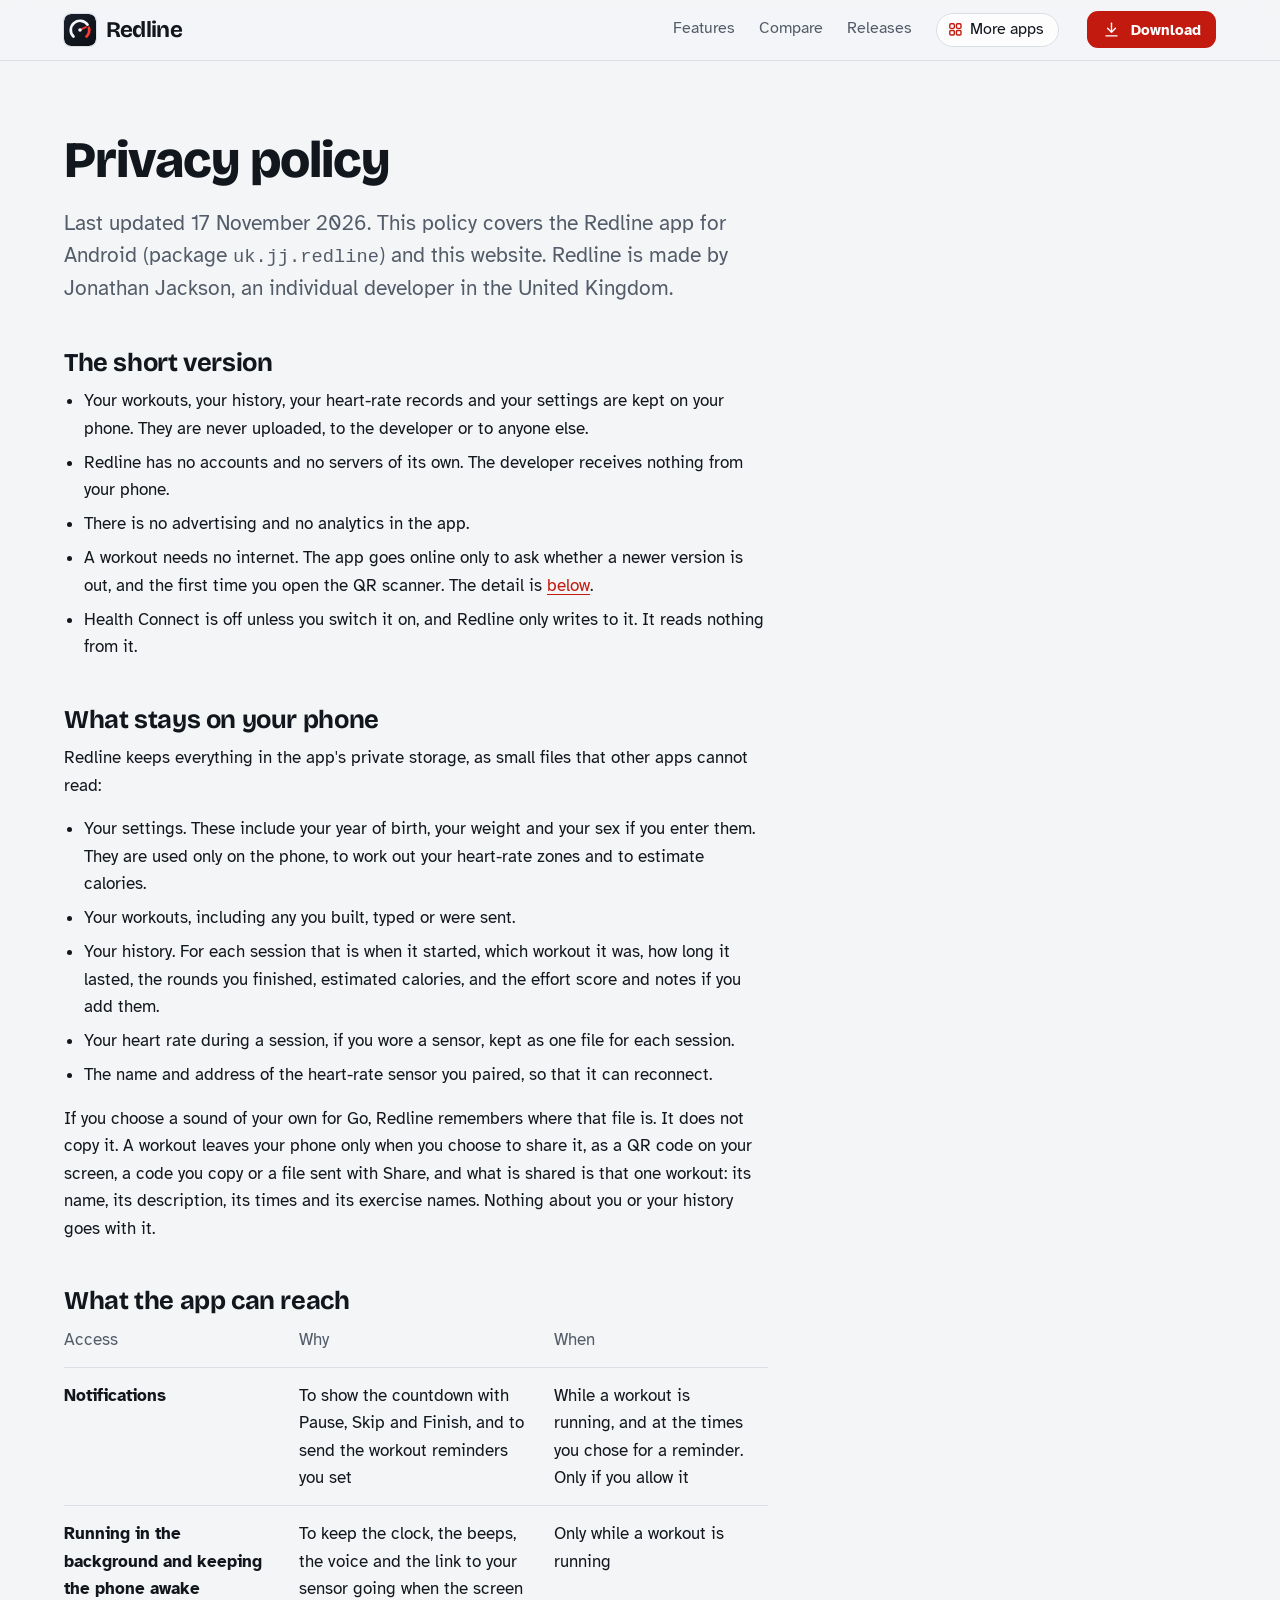
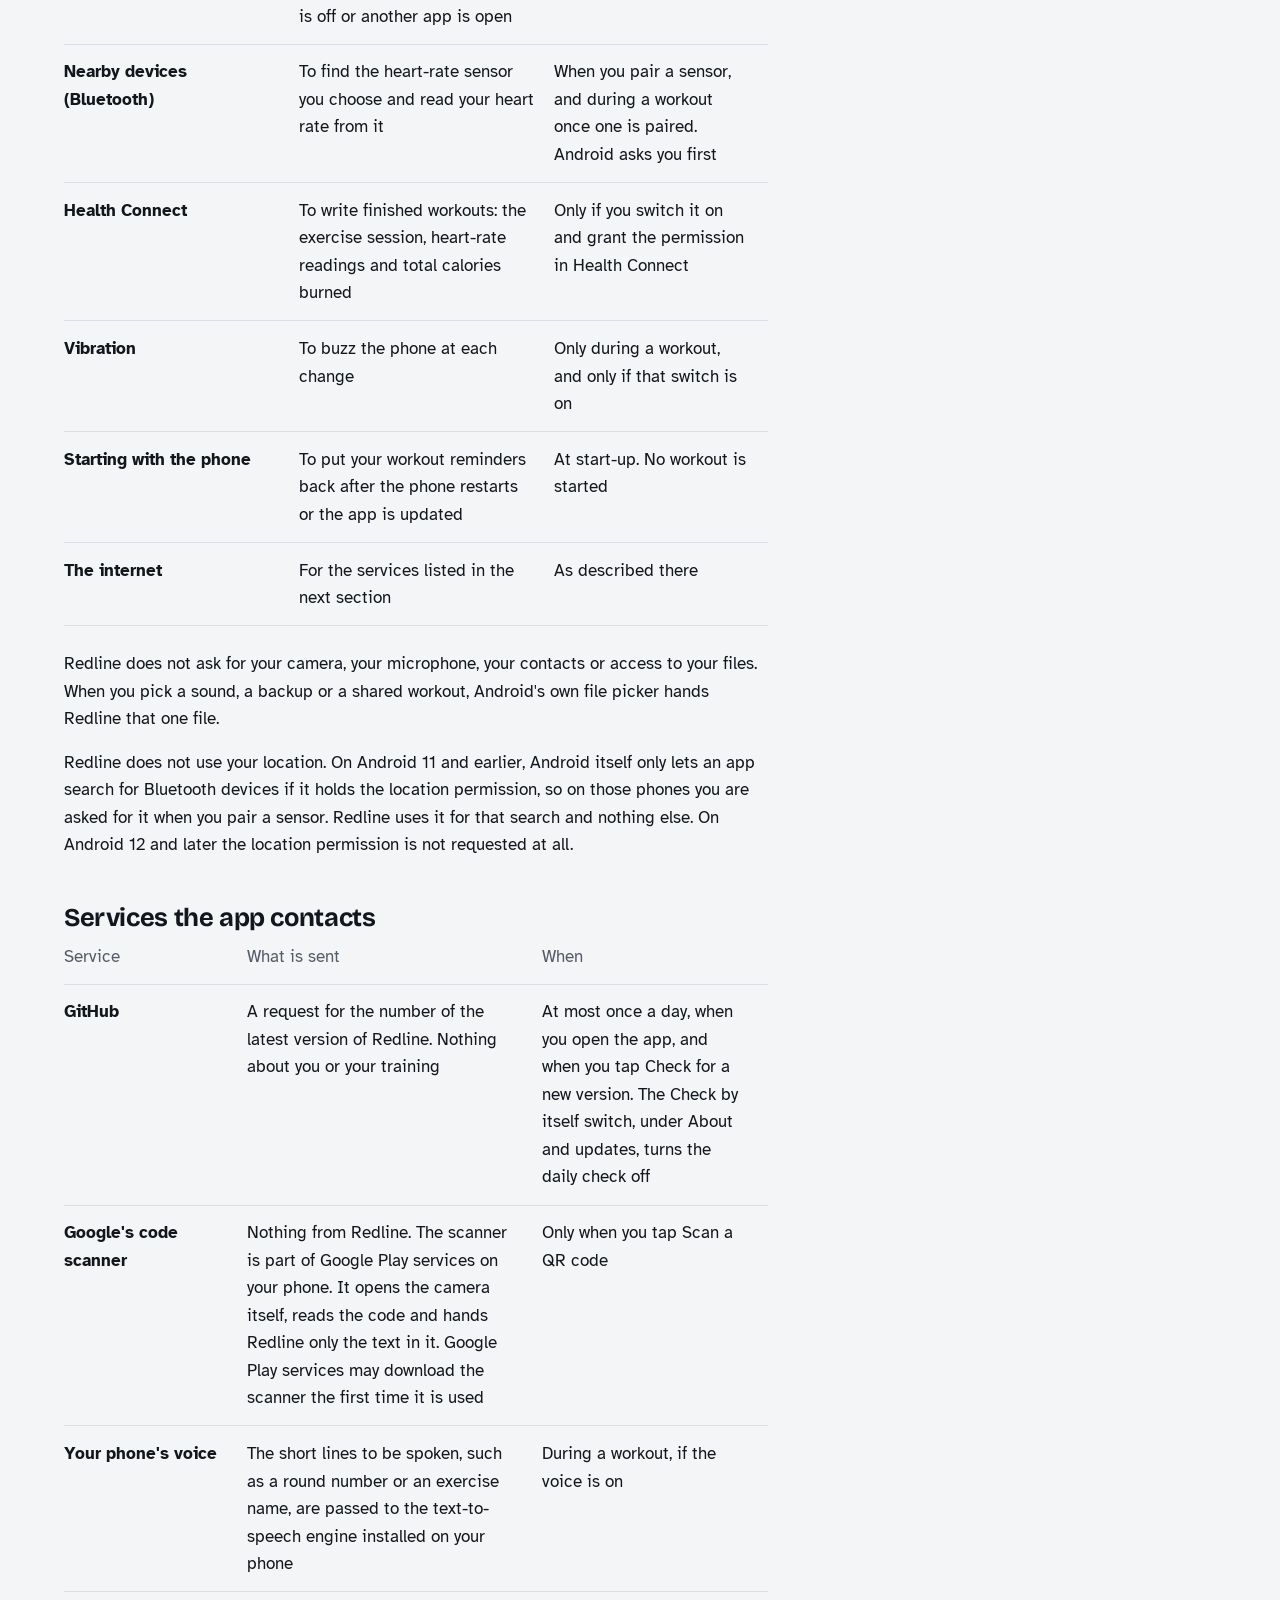
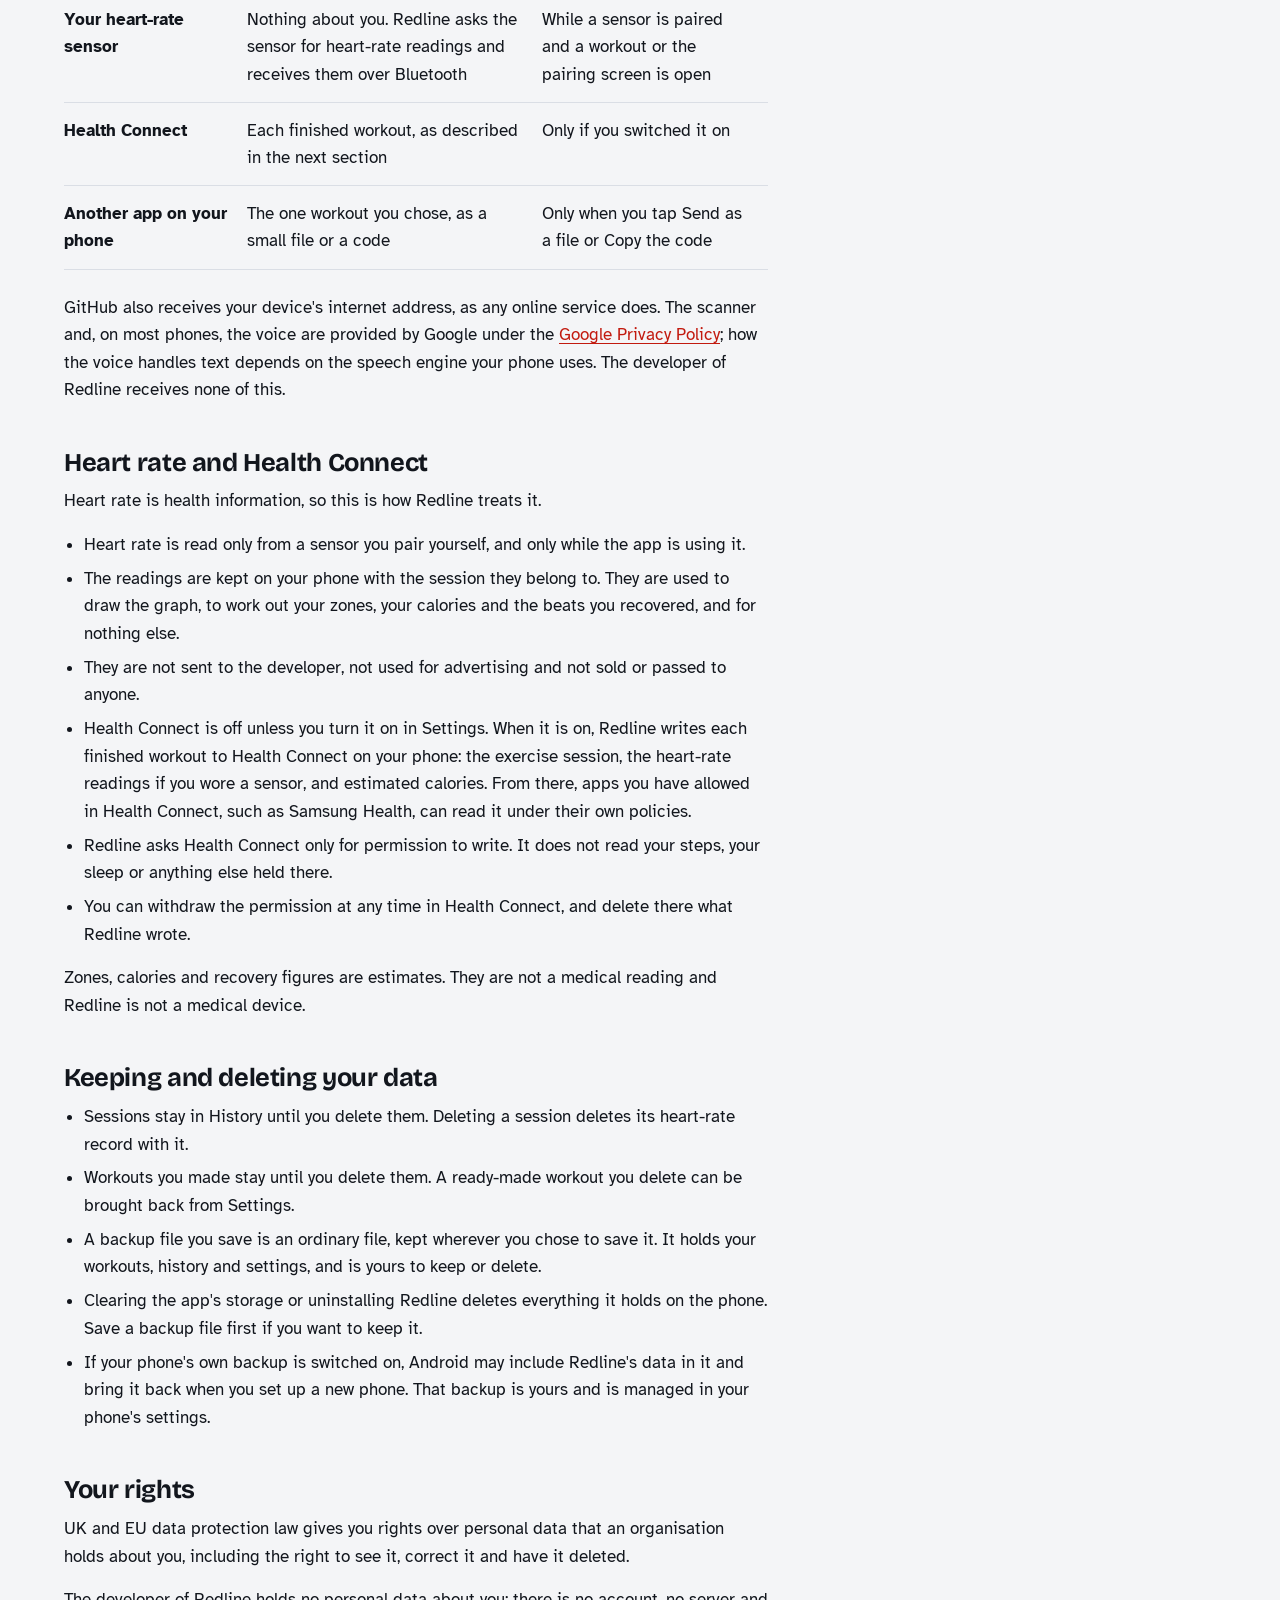
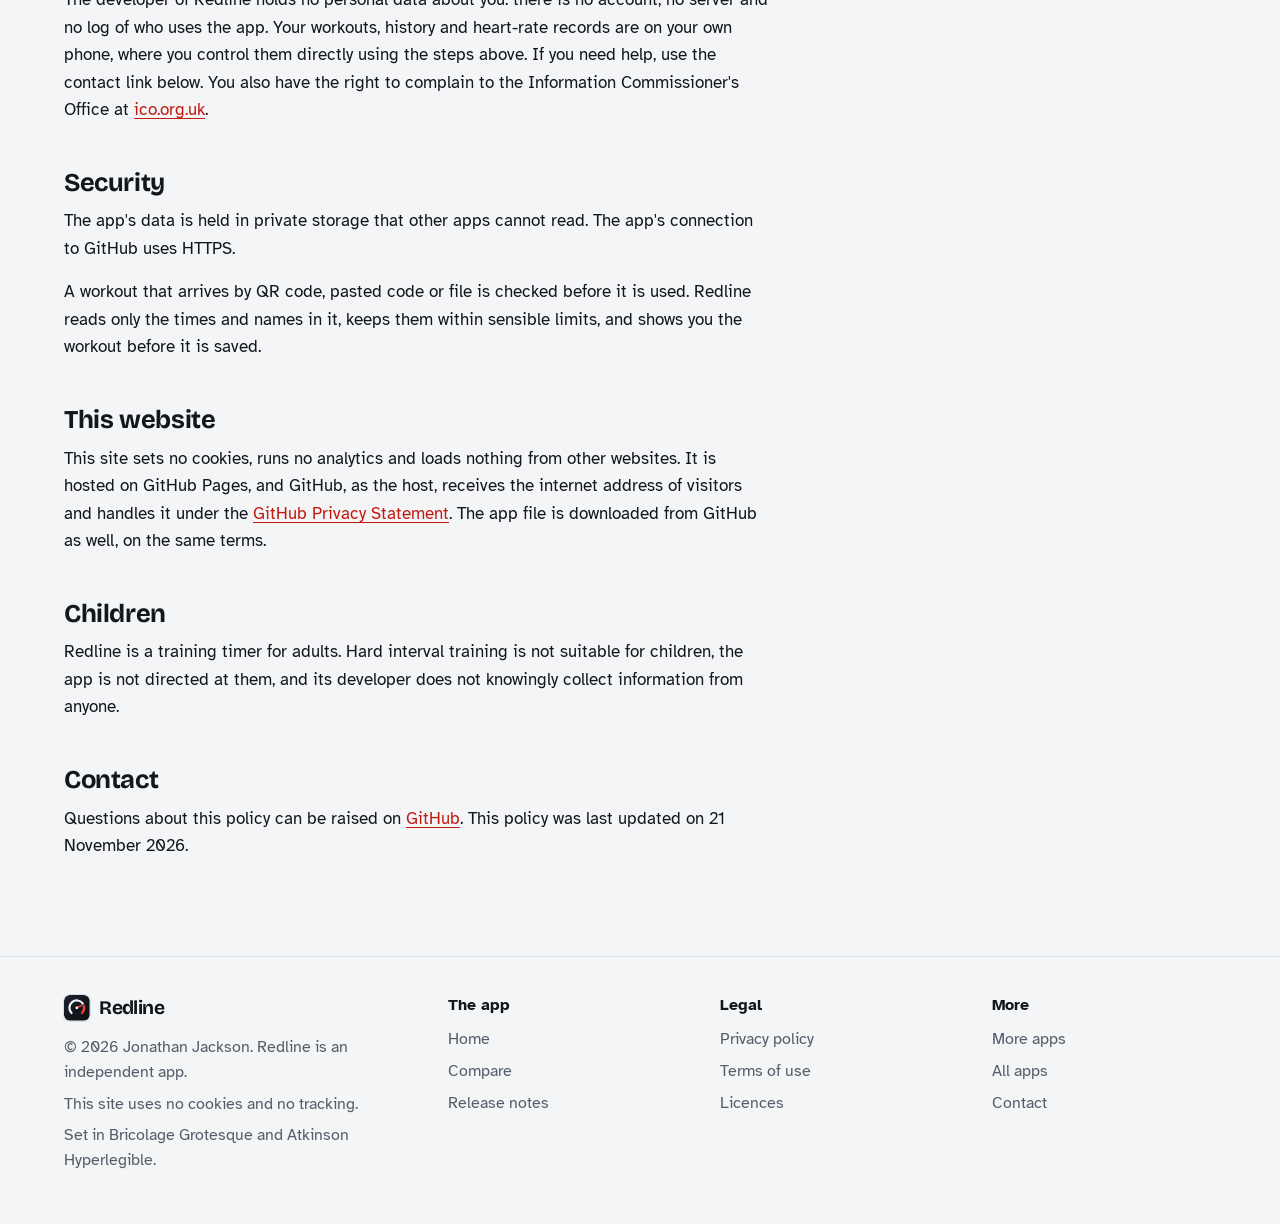
<file: privacy.html>
<!DOCTYPE html>
<html lang="en-GB">
<head>
<meta charset="utf-8">
<meta name="viewport" content="width=device-width, initial-scale=1">
<title>Redline privacy policy</title>
<meta name="description" content="What Redline does with your information: in short, it stays on your phone.">
<meta name="author" content="Jonathan Jackson">
<link rel="canonical" href="https://customgpter.github.io/redline/privacy.html">
<meta name="theme-color" content="#f4f5f7" media="(prefers-color-scheme: light)">
<meta name="theme-color" content="#0d0f13" media="(prefers-color-scheme: dark)">
<meta property="og:type" content="website">
<meta property="og:site_name" content="Redline">
<meta property="og:title" content="Redline privacy policy">
<meta property="og:description" content="What Redline does with your information: in short, it stays on your phone.">
<meta property="og:url" content="https://customgpter.github.io/redline/privacy.html">
<meta property="og:image" content="https://customgpter.github.io/redline/assets/og.png">
<meta property="og:image:width" content="1200">
<meta property="og:image:height" content="630">
<meta property="og:image:alt" content="Redline&#x27;s timer in the red work block with a giant countdown">
<meta property="og:locale" content="en_GB">
<meta name="twitter:card" content="summary_large_image">
<link rel="icon" href="./assets/favicon.svg" type="image/svg+xml">
<link rel="apple-touch-icon" href="./assets/apple-touch-icon.png">
<link rel="preload" href="./assets/fonts/bricolage-grotesque-latin.woff2" as="font" type="font/woff2" crossorigin>
<link rel="preload" href="./assets/fonts/atkinson-hyperlegible-latin-400-normal.woff2" as="font" type="font/woff2" crossorigin>
<link rel="stylesheet" href="./assets/site.css?v=1">
<link rel="stylesheet" href="./assets/house.css?v=1">
<link rel="stylesheet" href="./assets/apps-list.css?v=1">
<script src="./assets/apps-list.js?v=1" defer></script>
</head>
<body>
<a class="skip" href="#main">Skip to content</a>
<header class="masthead">
<div class="wrap">
<a class="brand" href="./" aria-label="Redline home"><svg viewBox="0 0 108 108" aria-hidden="true"><defs><linearGradient id="mapp-rl" x1="0" y1="0" x2="1" y2="1"><stop offset="0" stop-color="#1b222d"/><stop offset="1" stop-color="#0b0e13"/></linearGradient></defs><rect width="108" height="108" rx="24" fill="url(#mapp-rl)"/><g transform="translate(54 54) scale(1.3) translate(-54 -54)" fill="none" stroke-linecap="round"><path d="M37.03 70.97A24 24 0 1 1 73.66 40.23" stroke="#f4f6fa" stroke-width="7"/><path d="M77.2 48.5A24 24 0 0 1 70.97 70.97" stroke="#ff3b2f" stroke-width="7"/><path d="M54 54 69.5 46.2" stroke="#ff3b2f" stroke-width="5"/><circle cx="54" cy="54" r="4.6" fill="#f4f6fa"/></g></svg><span>Redline</span></a>
<nav aria-label="Main"><ul><li><a href="./#features">Features</a></li><li><a href="./compare.html">Compare</a></li><li><a href="./releases.html">Releases</a></li><li><a class="more-apps" href="./more-apps.html"><svg class="ico" viewBox="0 0 24 24" aria-hidden="true"><rect x="4" y="4" width="6.5" height="6.5" rx="1.6"/><rect x="13.5" y="4" width="6.5" height="6.5" rx="1.6"/><rect x="4" y="13.5" width="6.5" height="6.5" rx="1.6"/><rect x="13.5" y="13.5" width="6.5" height="6.5" rx="1.6"/></svg>More apps</a></li></ul></nav>
<a class="button small" href="https://github.com/CustomGPTer/redline/releases/latest/download/Redline.apk"><svg class="ico" viewBox="0 0 24 24" aria-hidden="true"><path d="M12 4v11"/><path d="M7 10.5l5 5 5-5"/><path d="M5 20h14"/></svg>Download</a>
</div>
</header>
<main id="main" class="doc">
<div class="wrap">
<div class="measure">
<h1>Privacy policy</h1>
<p class="lede">Last updated 17 November 2026. This policy covers the Redline app for Android (package <code>uk.jj.redline</code>) and this website. Redline is made by Jonathan Jackson, an individual developer in the United Kingdom.</p>
<h2 id="short">The short version</h2><ul>
<li>Your workouts, your history, your heart-rate records and your settings are kept on your phone. They are never uploaded, to the developer or to anyone else.</li>
<li>Redline has no accounts and no servers of its own. The developer receives nothing from your phone.</li>
<li>There is no advertising and no analytics in the app.</li>
<li>A workout needs no internet. The app goes online only to ask whether a newer version is out, and the first time you open the QR scanner. The detail is <a href="#services">below</a>.</li>
<li>Health Connect is off unless you switch it on, and Redline only writes to it. It reads nothing from it.</li>
</ul><h2 id="device">What stays on your phone</h2><p>Redline keeps everything in the app&#x27;s private storage, as small files that other apps cannot read:</p>
<ul>
<li>Your settings. These include your year of birth, your weight and your sex if you enter them. They are used only on the phone, to work out your heart-rate zones and to estimate calories.</li>
<li>Your workouts, including any you built, typed or were sent.</li>
<li>Your history. For each session that is when it started, which workout it was, how long it lasted, the rounds you finished, estimated calories, and the effort score and notes if you add them.</li>
<li>Your heart rate during a session, if you wore a sensor, kept as one file for each session.</li>
<li>The name and address of the heart-rate sensor you paired, so that it can reconnect.</li>
</ul>
<p>If you choose a sound of your own for Go, Redline remembers where that file is. It does not copy it. A workout leaves your phone only when you choose to share it, as a QR code on your screen, a code you copy or a file sent with Share, and what is shared is that one workout: its name, its description, its times and its exercise names. Nothing about you or your history goes with it.</p><h2 id="access">What the app can reach</h2><table>
<thead><tr><th scope="col">Access</th><th scope="col">Why</th><th scope="col">When</th></tr></thead>
<tbody>
<tr><th scope="row">Notifications</th><td>To show the countdown with Pause, Skip and Finish, and to send the workout reminders you set</td><td>While a workout is running, and at the times you chose for a reminder. Only if you allow it</td></tr>
<tr><th scope="row">Running in the background and keeping the phone awake</th><td>To keep the clock, the beeps, the voice and the link to your sensor going when the screen is off or another app is open</td><td>Only while a workout is running</td></tr>
<tr><th scope="row">Nearby devices (Bluetooth)</th><td>To find the heart-rate sensor you choose and read your heart rate from it</td><td>When you pair a sensor, and during a workout once one is paired. Android asks you first</td></tr>
<tr><th scope="row">Health Connect</th><td>To write finished workouts: the exercise session, heart-rate readings and total calories burned</td><td>Only if you switch it on and grant the permission in Health Connect</td></tr>
<tr><th scope="row">Vibration</th><td>To buzz the phone at each change</td><td>Only during a workout, and only if that switch is on</td></tr>
<tr><th scope="row">Starting with the phone</th><td>To put your workout reminders back after the phone restarts or the app is updated</td><td>At start-up. No workout is started</td></tr>
<tr><th scope="row">The internet</th><td>For the services listed in the next section</td><td>As described there</td></tr>
</tbody>
</table>
<p class="after-table">Redline does not ask for your camera, your microphone, your contacts or access to your files. When you pick a sound, a backup or a shared workout, Android&#x27;s own file picker hands Redline that one file.</p>
<p>Redline does not use your location. On Android 11 and earlier, Android itself only lets an app search for Bluetooth devices if it holds the location permission, so on those phones you are asked for it when you pair a sensor. Redline uses it for that search and nothing else. On Android 12 and later the location permission is not requested at all.</p><h2 id="services">Services the app contacts</h2><table>
<thead><tr><th scope="col">Service</th><th scope="col">What is sent</th><th scope="col">When</th></tr></thead>
<tbody>
<tr><th scope="row">GitHub</th><td>A request for the number of the latest version of Redline. Nothing about you or your training</td><td>At most once a day, when you open the app, and when you tap Check for a new version. The Check by itself switch, under About and updates, turns the daily check off</td></tr>
<tr><th scope="row">Google&#x27;s code scanner</th><td>Nothing from Redline. The scanner is part of Google Play services on your phone. It opens the camera itself, reads the code and hands Redline only the text in it. Google Play services may download the scanner the first time it is used</td><td>Only when you tap Scan a QR code</td></tr>
<tr><th scope="row">Your phone&#x27;s voice</th><td>The short lines to be spoken, such as a round number or an exercise name, are passed to the text-to-speech engine installed on your phone</td><td>During a workout, if the voice is on</td></tr>
<tr><th scope="row">Your heart-rate sensor</th><td>Nothing about you. Redline asks the sensor for heart-rate readings and receives them over Bluetooth</td><td>While a sensor is paired and a workout or the pairing screen is open</td></tr>
<tr><th scope="row">Health Connect</th><td>Each finished workout, as described in the next section</td><td>Only if you switched it on</td></tr>
<tr><th scope="row">Another app on your phone</th><td>The one workout you chose, as a small file or a code</td><td>Only when you tap Send as a file or Copy the code</td></tr>
</tbody>
</table>
<p class="after-table">GitHub also receives your device&#x27;s internet address, as any online service does. The scanner and, on most phones, the voice are provided by Google under the <a href="https://policies.google.com/privacy">Google Privacy Policy</a>; how the voice handles text depends on the speech engine your phone uses. The developer of Redline receives none of this.</p><h2 id="health">Heart rate and Health Connect</h2><p>Heart rate is health information, so this is how Redline treats it.</p>
<ul>
<li>Heart rate is read only from a sensor you pair yourself, and only while the app is using it.</li>
<li>The readings are kept on your phone with the session they belong to. They are used to draw the graph, to work out your zones, your calories and the beats you recovered, and for nothing else.</li>
<li>They are not sent to the developer, not used for advertising and not sold or passed to anyone.</li>
<li>Health Connect is off unless you turn it on in Settings. When it is on, Redline writes each finished workout to Health Connect on your phone: the exercise session, the heart-rate readings if you wore a sensor, and estimated calories. From there, apps you have allowed in Health Connect, such as Samsung Health, can read it under their own policies.</li>
<li>Redline asks Health Connect only for permission to write. It does not read your steps, your sleep or anything else held there.</li>
<li>You can withdraw the permission at any time in Health Connect, and delete there what Redline wrote.</li>
</ul>
<p>Zones, calories and recovery figures are estimates. They are not a medical reading and Redline is not a medical device.</p><h2 id="deleting">Keeping and deleting your data</h2><ul>
<li>Sessions stay in History until you delete them. Deleting a session deletes its heart-rate record with it.</li>
<li>Workouts you made stay until you delete them. A ready-made workout you delete can be brought back from Settings.</li>
<li>A backup file you save is an ordinary file, kept wherever you chose to save it. It holds your workouts, history and settings, and is yours to keep or delete.</li>
<li>Clearing the app&#x27;s storage or uninstalling Redline deletes everything it holds on the phone. Save a backup file first if you want to keep it.</li>
<li>If your phone&#x27;s own backup is switched on, Android may include Redline&#x27;s data in it and bring it back when you set up a new phone. That backup is yours and is managed in your phone&#x27;s settings.</li>
</ul><h2 id="rights">Your rights</h2><p>UK and EU data protection law gives you rights over personal data that an organisation holds about you, including the right to see it, correct it and have it deleted.</p>
<p>The developer of Redline holds no personal data about you: there is no account, no server and no log of who uses the app. Your workouts, history and heart-rate records are on your own phone, where you control them directly using the steps above. If you need help, use the contact link below. You also have the right to complain to the Information Commissioner&#x27;s Office at <a href="https://ico.org.uk">ico.org.uk</a>.</p><h2 id="security">Security</h2><p>The app&#x27;s data is held in private storage that other apps cannot read. The app&#x27;s connection to GitHub uses HTTPS.</p>
<p>A workout that arrives by QR code, pasted code or file is checked before it is used. Redline reads only the times and names in it, keeps them within sensible limits, and shows you the workout before it is saved.</p><h2 id="website">This website</h2><p>This site sets no cookies, runs no analytics and loads nothing from other websites. It is hosted on GitHub Pages, and GitHub, as the host, receives the internet address of visitors and handles it under the <a href="https://docs.github.com/site-policy/privacy-policies/github-general-privacy-statement">GitHub Privacy Statement</a>. The app file is downloaded from GitHub as well, on the same terms.</p><h2 id="children">Children</h2><p>Redline is a training timer for adults. Hard interval training is not suitable for children, the app is not directed at them, and its developer does not knowingly collect information from anyone.</p>
<h2 id="contact">Contact</h2>
<p>Questions about this policy can be raised on <a href="https://github.com/CustomGPTer/redline/issues">GitHub</a>. This policy was last updated on 21 November 2026.</p>
</div>
</div>
</main>
<footer class="colophon">
<div class="wrap">
<div>
<a class="brand" href="./" aria-label="Redline home"><svg viewBox="0 0 108 108" aria-hidden="true"><defs><linearGradient id="mapp-rl" x1="0" y1="0" x2="1" y2="1"><stop offset="0" stop-color="#1b222d"/><stop offset="1" stop-color="#0b0e13"/></linearGradient></defs><rect width="108" height="108" rx="24" fill="url(#mapp-rl)"/><g transform="translate(54 54) scale(1.3) translate(-54 -54)" fill="none" stroke-linecap="round"><path d="M37.03 70.97A24 24 0 1 1 73.66 40.23" stroke="#f4f6fa" stroke-width="7"/><path d="M77.2 48.5A24 24 0 0 1 70.97 70.97" stroke="#ff3b2f" stroke-width="7"/><path d="M54 54 69.5 46.2" stroke="#ff3b2f" stroke-width="5"/><circle cx="54" cy="54" r="4.6" fill="#f4f6fa"/></g></svg><span>Redline</span></a>
<p>&copy; 2026 Jonathan Jackson. Redline is an independent app.</p>
<p>This site uses no cookies and no tracking.</p>
<p>Set in Bricolage Grotesque and Atkinson Hyperlegible.</p>
</div>
<nav aria-label="The app"><h2>The app</h2><ul>
<li><a href="./">Home</a></li>
<li><a href="./compare.html">Compare</a></li>
<li><a href="./releases.html">Release notes</a></li>

</ul></nav>
<nav aria-label="Legal"><h2>Legal</h2><ul>
<li><a href="./privacy.html">Privacy policy</a></li>
<li><a href="./terms.html">Terms of use</a></li>
<li><a href="./licences.html">Licences</a></li>
</ul></nav>
<nav aria-label="More"><h2>More</h2><ul>
<li><a href="./more-apps.html">More apps</a></li>
<li><a href="https://customgpter.github.io/">All apps</a></li>
<li><a href="https://github.com/CustomGPTer/redline/issues">Contact</a></li>
</ul></nav>
</div>
</footer>
</body>
</html>
</file>
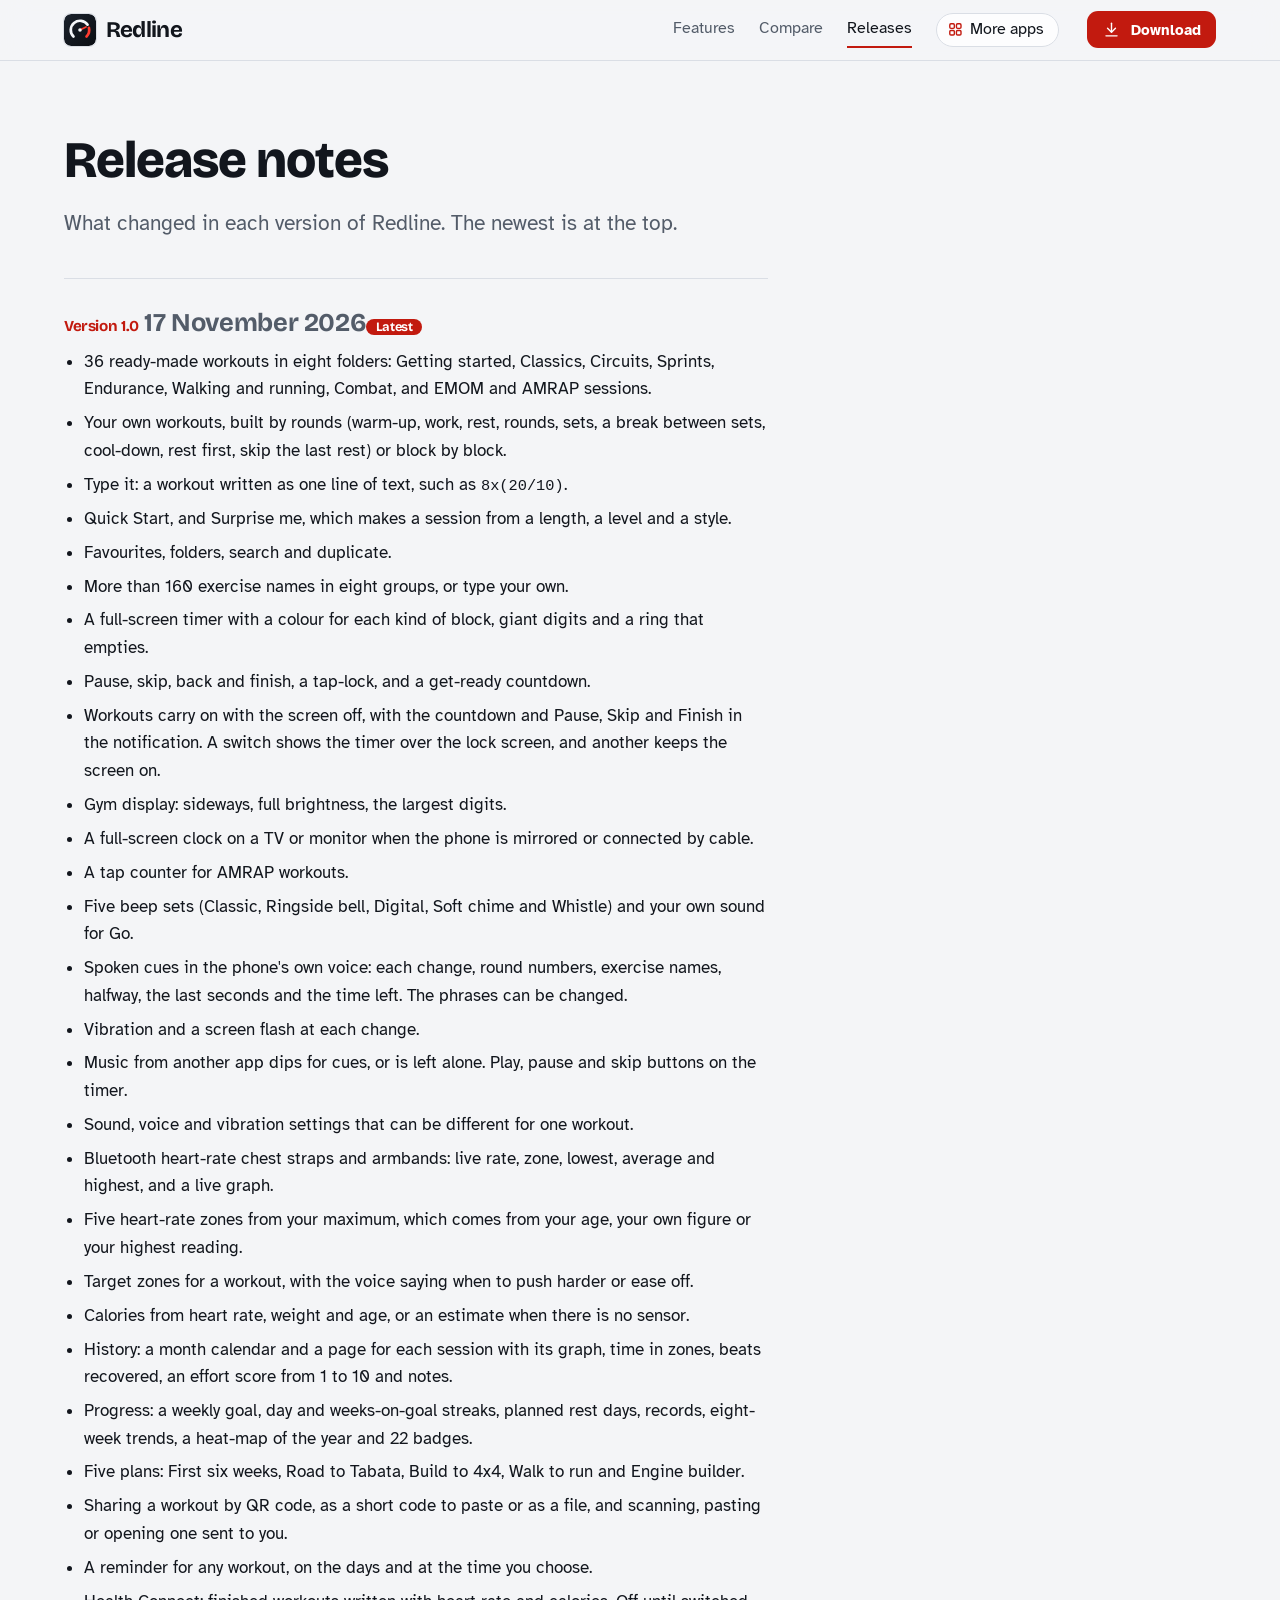
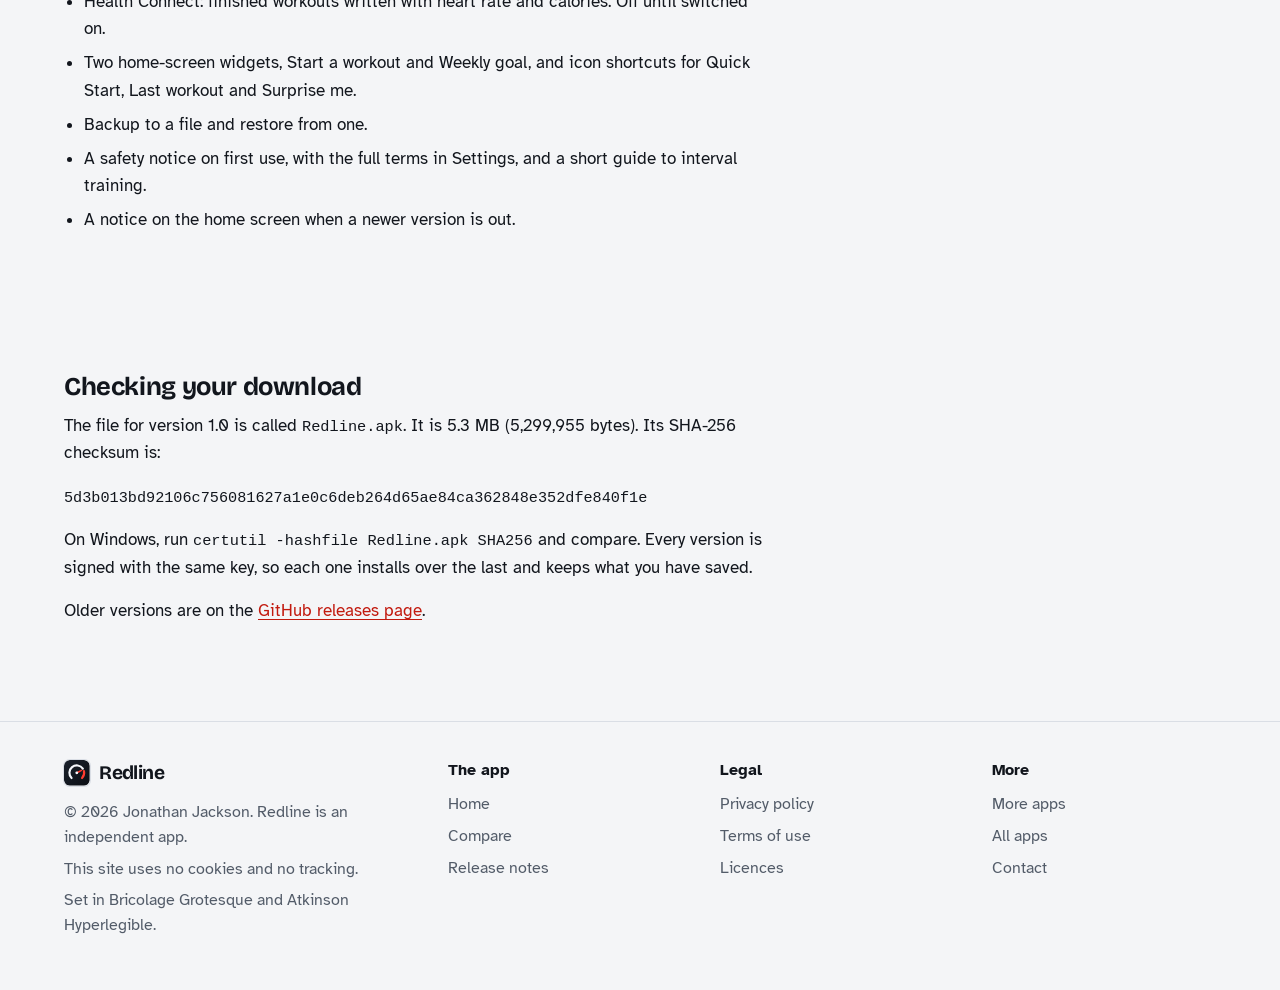
<file: releases.html>
<!DOCTYPE html>
<html lang="en-GB">
<head>
<meta charset="utf-8">
<meta name="viewport" content="width=device-width, initial-scale=1">
<title>Redline release notes</title>
<meta name="description" content="What changed in each version of Redline, with the file size and checksum to check your download.">
<meta name="author" content="Jonathan Jackson">
<link rel="canonical" href="https://customgpter.github.io/redline/releases.html">
<meta name="theme-color" content="#f4f5f7" media="(prefers-color-scheme: light)">
<meta name="theme-color" content="#0d0f13" media="(prefers-color-scheme: dark)">
<meta property="og:type" content="website">
<meta property="og:site_name" content="Redline">
<meta property="og:title" content="Redline release notes">
<meta property="og:description" content="What changed in each version of Redline, with the file size and checksum to check your download.">
<meta property="og:url" content="https://customgpter.github.io/redline/releases.html">
<meta property="og:image" content="https://customgpter.github.io/redline/assets/og.png">
<meta property="og:image:width" content="1200">
<meta property="og:image:height" content="630">
<meta property="og:image:alt" content="Redline&#x27;s timer in the red work block with a giant countdown">
<meta property="og:locale" content="en_GB">
<meta name="twitter:card" content="summary_large_image">
<link rel="icon" href="./assets/favicon.svg" type="image/svg+xml">
<link rel="apple-touch-icon" href="./assets/apple-touch-icon.png">
<link rel="preload" href="./assets/fonts/bricolage-grotesque-latin.woff2" as="font" type="font/woff2" crossorigin>
<link rel="preload" href="./assets/fonts/atkinson-hyperlegible-latin-400-normal.woff2" as="font" type="font/woff2" crossorigin>
<link rel="stylesheet" href="./assets/site.css?v=1">
<link rel="stylesheet" href="./assets/house.css?v=1">
<link rel="stylesheet" href="./assets/apps-list.css?v=1">
<script src="./assets/apps-list.js?v=1" defer></script>
</head>
<body>
<a class="skip" href="#main">Skip to content</a>
<header class="masthead">
<div class="wrap">
<a class="brand" href="./" aria-label="Redline home"><svg viewBox="0 0 108 108" aria-hidden="true"><defs><linearGradient id="mapp-rl" x1="0" y1="0" x2="1" y2="1"><stop offset="0" stop-color="#1b222d"/><stop offset="1" stop-color="#0b0e13"/></linearGradient></defs><rect width="108" height="108" rx="24" fill="url(#mapp-rl)"/><g transform="translate(54 54) scale(1.3) translate(-54 -54)" fill="none" stroke-linecap="round"><path d="M37.03 70.97A24 24 0 1 1 73.66 40.23" stroke="#f4f6fa" stroke-width="7"/><path d="M77.2 48.5A24 24 0 0 1 70.97 70.97" stroke="#ff3b2f" stroke-width="7"/><path d="M54 54 69.5 46.2" stroke="#ff3b2f" stroke-width="5"/><circle cx="54" cy="54" r="4.6" fill="#f4f6fa"/></g></svg><span>Redline</span></a>
<nav aria-label="Main"><ul><li><a href="./#features">Features</a></li><li><a href="./compare.html">Compare</a></li><li><a href="./releases.html" aria-current="page">Releases</a></li><li><a class="more-apps" href="./more-apps.html"><svg class="ico" viewBox="0 0 24 24" aria-hidden="true"><rect x="4" y="4" width="6.5" height="6.5" rx="1.6"/><rect x="13.5" y="4" width="6.5" height="6.5" rx="1.6"/><rect x="4" y="13.5" width="6.5" height="6.5" rx="1.6"/><rect x="13.5" y="13.5" width="6.5" height="6.5" rx="1.6"/></svg>More apps</a></li></ul></nav>
<a class="button small" href="https://github.com/CustomGPTer/redline/releases/latest/download/Redline.apk"><svg class="ico" viewBox="0 0 24 24" aria-hidden="true"><path d="M12 4v11"/><path d="M7 10.5l5 5 5-5"/><path d="M5 20h14"/></svg>Download</a>
</div>
</header>
<main id="main" class="doc">
<div class="wrap">
<div class="measure">
<h1>Release notes</h1>
<p class="lede">What changed in each version of Redline. The newest is at the top.</p>
<section class="release" id="v1.0"><h2><span class="ver">Version 1.0</span> <span class="when">17 November 2026</span><span class="tag">Latest</span></h2><ul><li>36 ready-made workouts in eight folders: Getting started, Classics, Circuits, Sprints, Endurance, Walking and running, Combat, and EMOM and AMRAP sessions.</li><li>Your own workouts, built by rounds (warm-up, work, rest, rounds, sets, a break between sets, cool-down, rest first, skip the last rest) or block by block.</li><li>Type it: a workout written as one line of text, such as <code>8x(20/10)</code>.</li><li>Quick Start, and Surprise me, which makes a session from a length, a level and a style.</li><li>Favourites, folders, search and duplicate.</li><li>More than 160 exercise names in eight groups, or type your own.</li><li>A full-screen timer with a colour for each kind of block, giant digits and a ring that empties.</li><li>Pause, skip, back and finish, a tap-lock, and a get-ready countdown.</li><li>Workouts carry on with the screen off, with the countdown and Pause, Skip and Finish in the notification. A switch shows the timer over the lock screen, and another keeps the screen on.</li><li>Gym display: sideways, full brightness, the largest digits.</li><li>A full-screen clock on a TV or monitor when the phone is mirrored or connected by cable.</li><li>A tap counter for AMRAP workouts.</li><li>Five beep sets (Classic, Ringside bell, Digital, Soft chime and Whistle) and your own sound for Go.</li><li>Spoken cues in the phone&#x27;s own voice: each change, round numbers, exercise names, halfway, the last seconds and the time left. The phrases can be changed.</li><li>Vibration and a screen flash at each change.</li><li>Music from another app dips for cues, or is left alone. Play, pause and skip buttons on the timer.</li><li>Sound, voice and vibration settings that can be different for one workout.</li><li>Bluetooth heart-rate chest straps and armbands: live rate, zone, lowest, average and highest, and a live graph.</li><li>Five heart-rate zones from your maximum, which comes from your age, your own figure or your highest reading.</li><li>Target zones for a workout, with the voice saying when to push harder or ease off.</li><li>Calories from heart rate, weight and age, or an estimate when there is no sensor.</li><li>History: a month calendar and a page for each session with its graph, time in zones, beats recovered, an effort score from 1 to 10 and notes.</li><li>Progress: a weekly goal, day and weeks-on-goal streaks, planned rest days, records, eight-week trends, a heat-map of the year and 22 badges.</li><li>Five plans: First six weeks, Road to Tabata, Build to 4x4, Walk to run and Engine builder.</li><li>Sharing a workout by QR code, as a short code to paste or as a file, and scanning, pasting or opening one sent to you.</li><li>A reminder for any workout, on the days and at the time you choose.</li><li>Health Connect: finished workouts written with heart rate and calories. Off until switched on.</li><li>Two home-screen widgets, Start a workout and Weekly goal, and icon shortcuts for Quick Start, Last workout and Surprise me.</li><li>Backup to a file and restore from one.</li><li>A safety notice on first use, with the full terms in Settings, and a short guide to interval training.</li><li>A notice on the home screen when a newer version is out.</li></ul></section>
<h2 id="checking">Checking your download</h2>
<p>The file for version 1.0 is called <code>Redline.apk</code>. It is 5.3 MB (5,299,955 bytes). Its SHA-256 checksum is:</p>
<p><code class="sum">5d3b013bd92106c756081627a1e0c6deb264d65ae84ca362848e352dfe840f1e</code></p>
<p>On Windows, run <code>certutil -hashfile Redline.apk SHA256</code> and compare. Every version is signed with the same key, so each one installs over the last and keeps what you have saved.</p>
<p>Older versions are on the <a href="https://github.com/CustomGPTer/redline/releases">GitHub releases page</a>.</p>
</div>
</div>
</main>
<footer class="colophon">
<div class="wrap">
<div>
<a class="brand" href="./" aria-label="Redline home"><svg viewBox="0 0 108 108" aria-hidden="true"><defs><linearGradient id="mapp-rl" x1="0" y1="0" x2="1" y2="1"><stop offset="0" stop-color="#1b222d"/><stop offset="1" stop-color="#0b0e13"/></linearGradient></defs><rect width="108" height="108" rx="24" fill="url(#mapp-rl)"/><g transform="translate(54 54) scale(1.3) translate(-54 -54)" fill="none" stroke-linecap="round"><path d="M37.03 70.97A24 24 0 1 1 73.66 40.23" stroke="#f4f6fa" stroke-width="7"/><path d="M77.2 48.5A24 24 0 0 1 70.97 70.97" stroke="#ff3b2f" stroke-width="7"/><path d="M54 54 69.5 46.2" stroke="#ff3b2f" stroke-width="5"/><circle cx="54" cy="54" r="4.6" fill="#f4f6fa"/></g></svg><span>Redline</span></a>
<p>&copy; 2026 Jonathan Jackson. Redline is an independent app.</p>
<p>This site uses no cookies and no tracking.</p>
<p>Set in Bricolage Grotesque and Atkinson Hyperlegible.</p>
</div>
<nav aria-label="The app"><h2>The app</h2><ul>
<li><a href="./">Home</a></li>
<li><a href="./compare.html">Compare</a></li>
<li><a href="./releases.html">Release notes</a></li>

</ul></nav>
<nav aria-label="Legal"><h2>Legal</h2><ul>
<li><a href="./privacy.html">Privacy policy</a></li>
<li><a href="./terms.html">Terms of use</a></li>
<li><a href="./licences.html">Licences</a></li>
</ul></nav>
<nav aria-label="More"><h2>More</h2><ul>
<li><a href="./more-apps.html">More apps</a></li>
<li><a href="https://customgpter.github.io/">All apps</a></li>
<li><a href="https://github.com/CustomGPTer/redline/issues">Contact</a></li>
</ul></nav>
</div>
</footer>
</body>
</html>
</file>
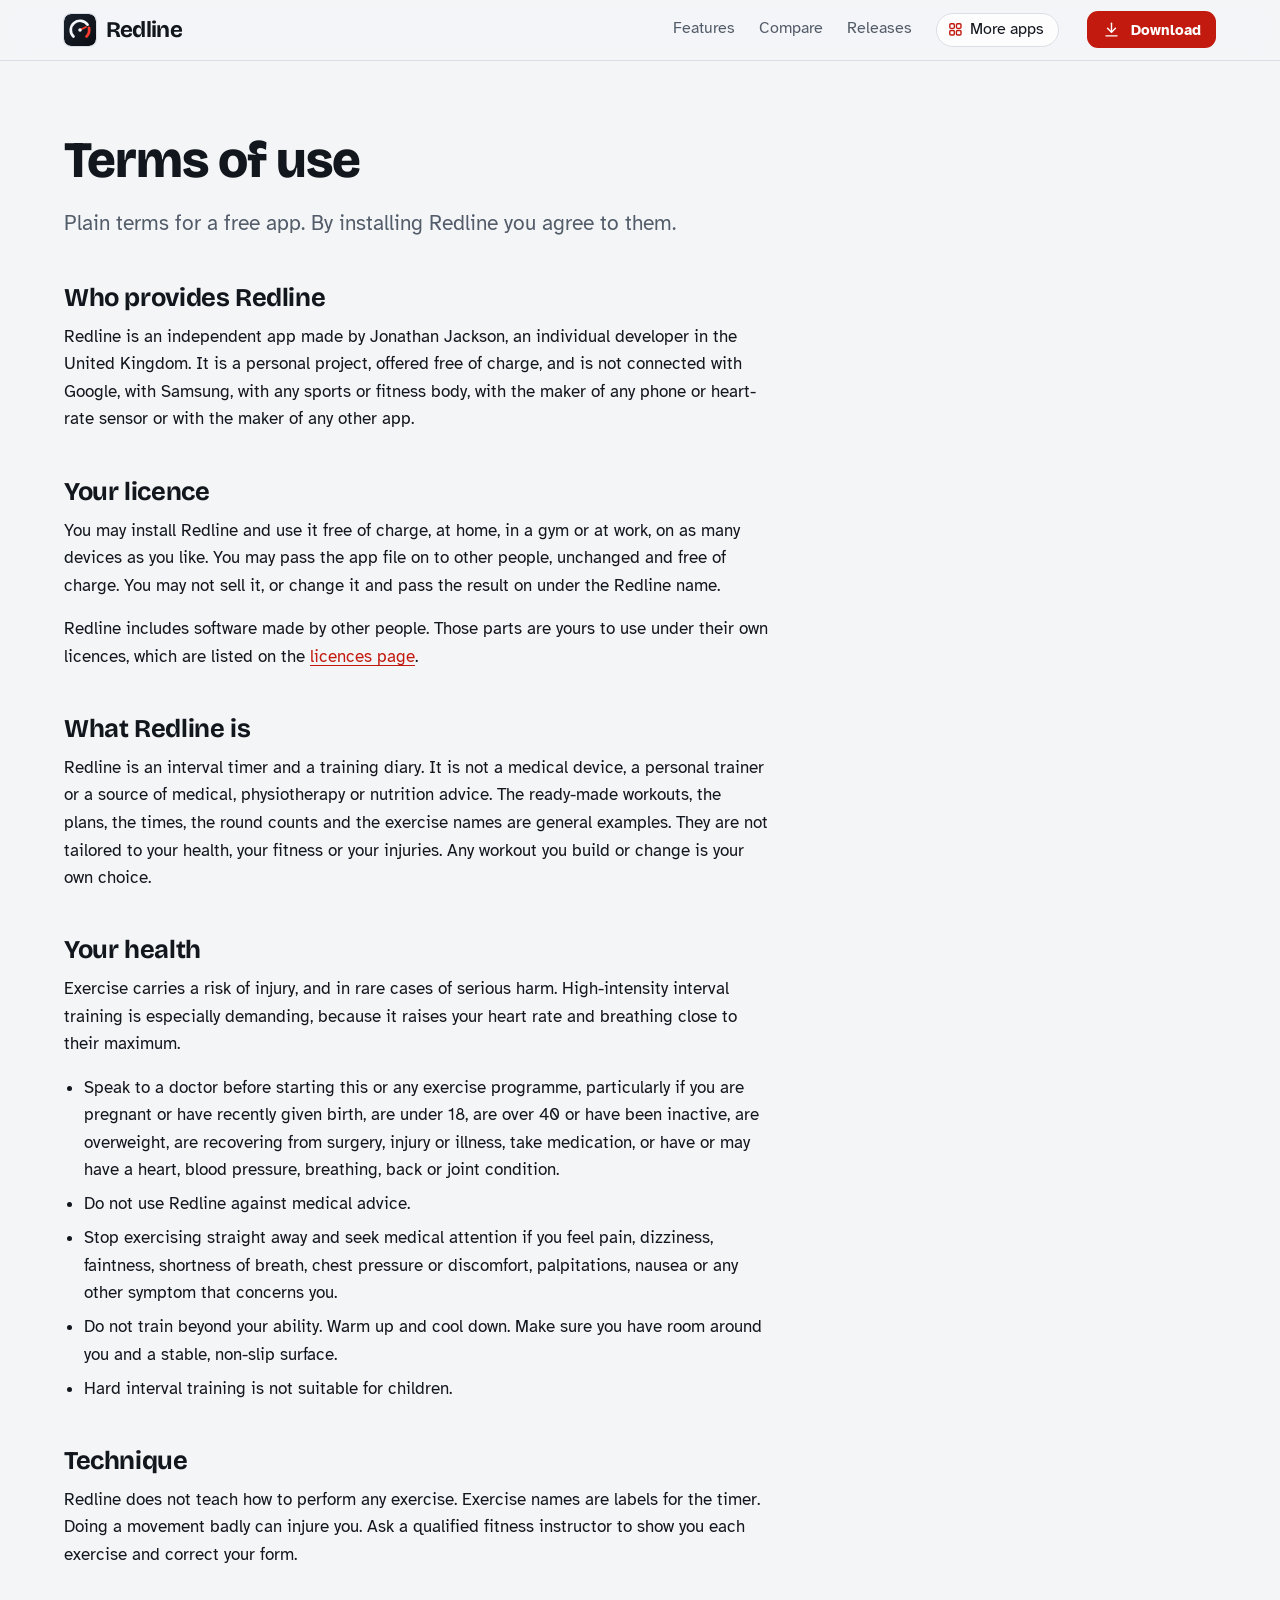
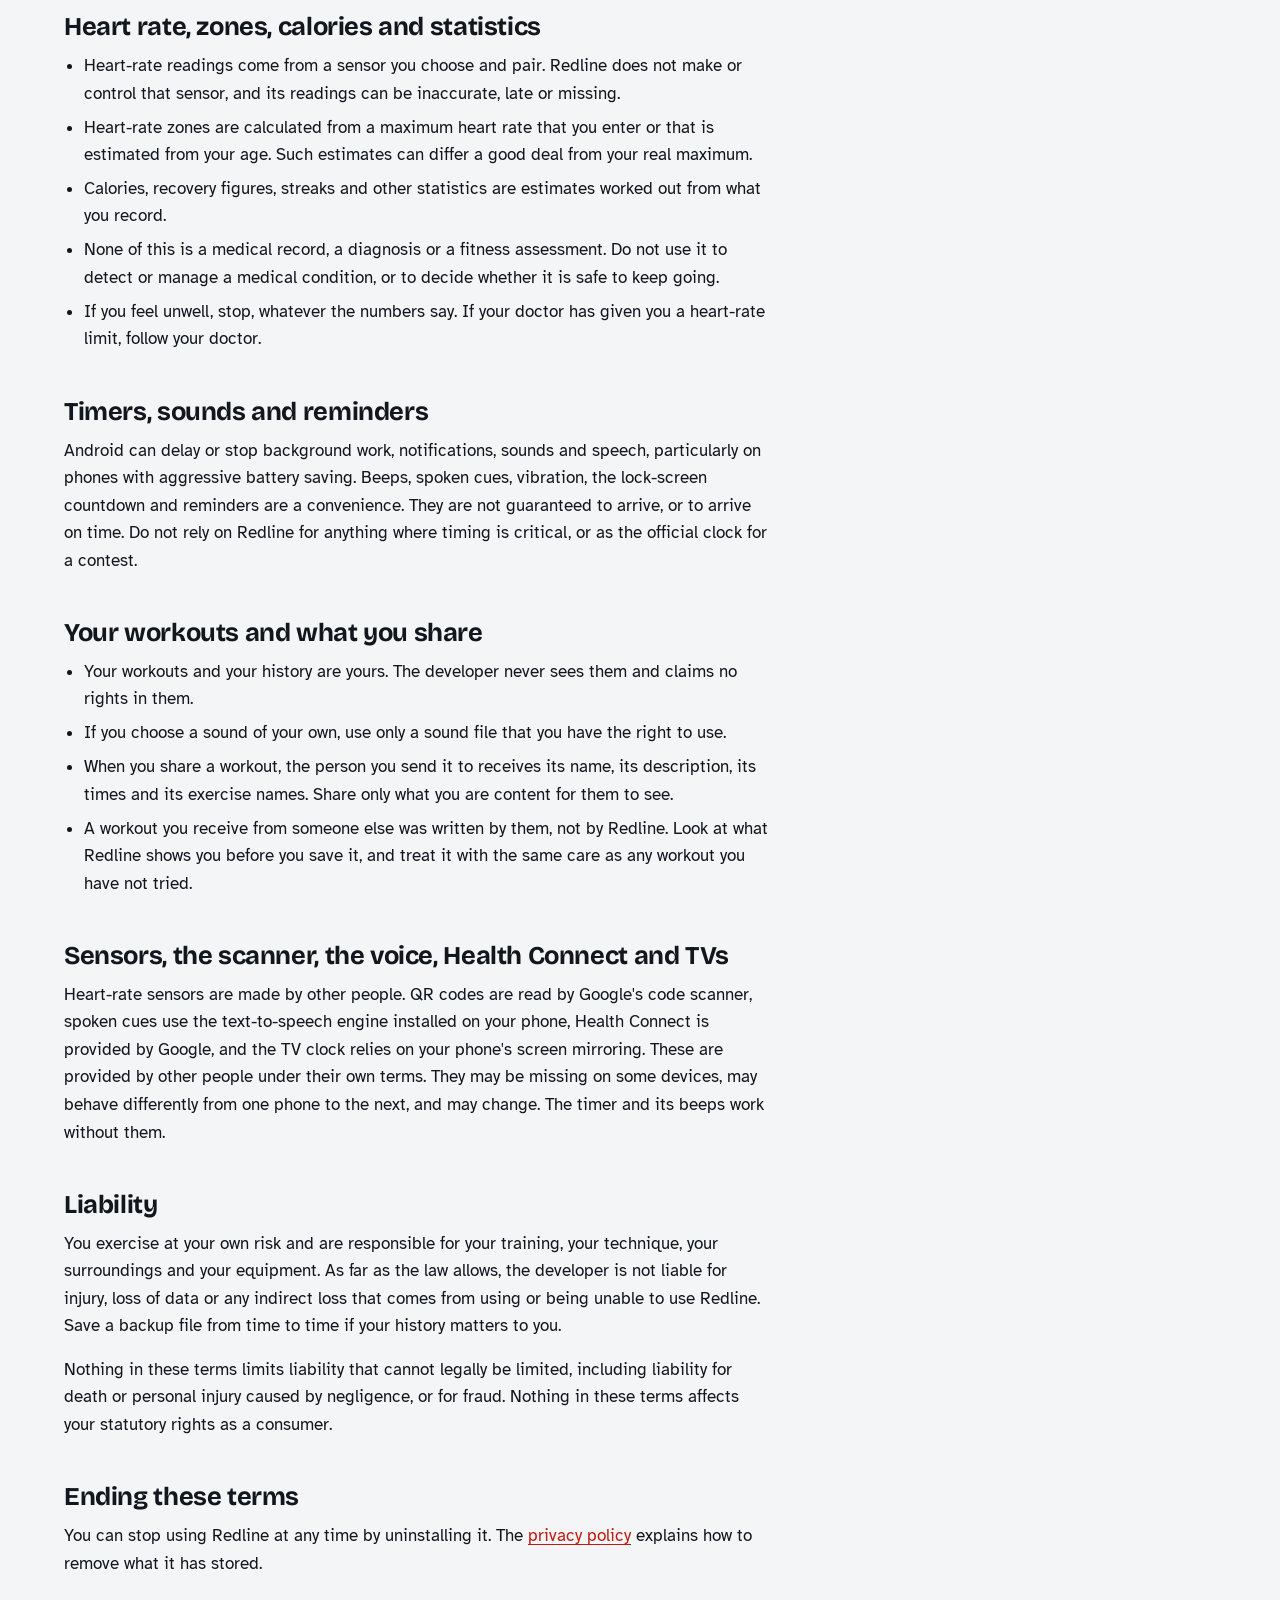
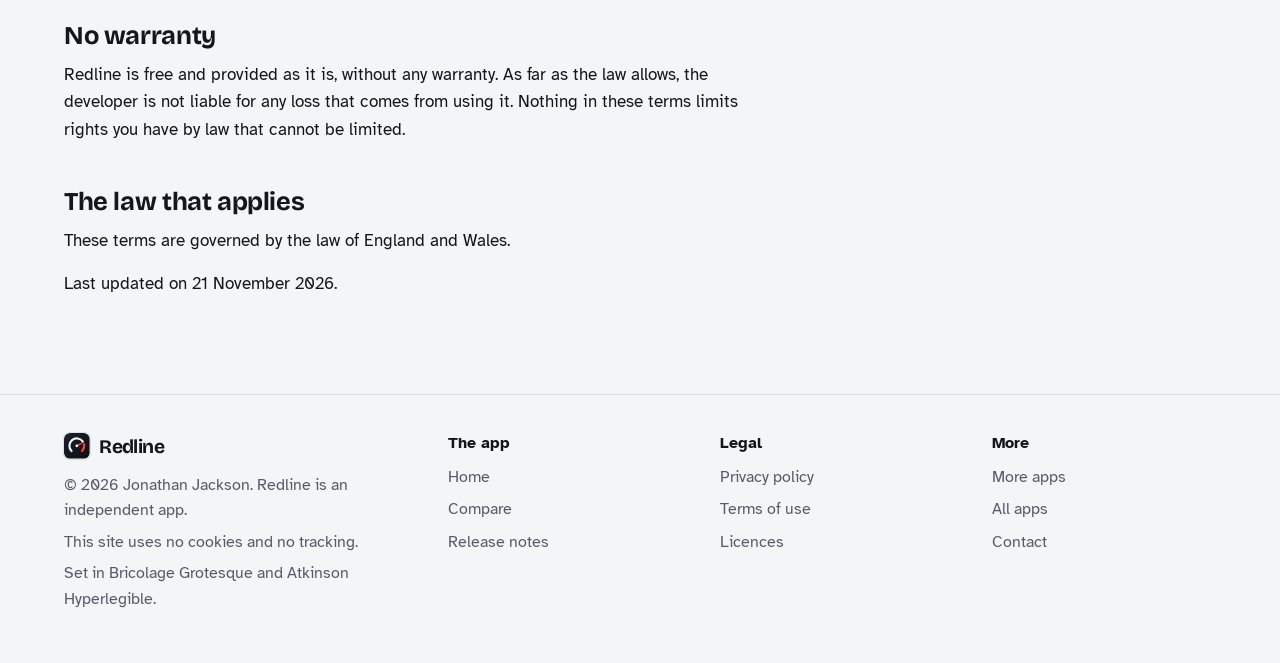
<file: terms.html>
<!DOCTYPE html>
<html lang="en-GB">
<head>
<meta charset="utf-8">
<meta name="viewport" content="width=device-width, initial-scale=1">
<title>Redline terms of use</title>
<meta name="description" content="The terms for using Redline.">
<meta name="author" content="Jonathan Jackson">
<link rel="canonical" href="https://customgpter.github.io/redline/terms.html">
<meta name="theme-color" content="#f4f5f7" media="(prefers-color-scheme: light)">
<meta name="theme-color" content="#0d0f13" media="(prefers-color-scheme: dark)">
<meta property="og:type" content="website">
<meta property="og:site_name" content="Redline">
<meta property="og:title" content="Redline terms of use">
<meta property="og:description" content="The terms for using Redline.">
<meta property="og:url" content="https://customgpter.github.io/redline/terms.html">
<meta property="og:image" content="https://customgpter.github.io/redline/assets/og.png">
<meta property="og:image:width" content="1200">
<meta property="og:image:height" content="630">
<meta property="og:image:alt" content="Redline&#x27;s timer in the red work block with a giant countdown">
<meta property="og:locale" content="en_GB">
<meta name="twitter:card" content="summary_large_image">
<link rel="icon" href="./assets/favicon.svg" type="image/svg+xml">
<link rel="apple-touch-icon" href="./assets/apple-touch-icon.png">
<link rel="preload" href="./assets/fonts/bricolage-grotesque-latin.woff2" as="font" type="font/woff2" crossorigin>
<link rel="preload" href="./assets/fonts/atkinson-hyperlegible-latin-400-normal.woff2" as="font" type="font/woff2" crossorigin>
<link rel="stylesheet" href="./assets/site.css?v=1">
<link rel="stylesheet" href="./assets/house.css?v=1">
<link rel="stylesheet" href="./assets/apps-list.css?v=1">
<script src="./assets/apps-list.js?v=1" defer></script>
</head>
<body>
<a class="skip" href="#main">Skip to content</a>
<header class="masthead">
<div class="wrap">
<a class="brand" href="./" aria-label="Redline home"><svg viewBox="0 0 108 108" aria-hidden="true"><defs><linearGradient id="mapp-rl" x1="0" y1="0" x2="1" y2="1"><stop offset="0" stop-color="#1b222d"/><stop offset="1" stop-color="#0b0e13"/></linearGradient></defs><rect width="108" height="108" rx="24" fill="url(#mapp-rl)"/><g transform="translate(54 54) scale(1.3) translate(-54 -54)" fill="none" stroke-linecap="round"><path d="M37.03 70.97A24 24 0 1 1 73.66 40.23" stroke="#f4f6fa" stroke-width="7"/><path d="M77.2 48.5A24 24 0 0 1 70.97 70.97" stroke="#ff3b2f" stroke-width="7"/><path d="M54 54 69.5 46.2" stroke="#ff3b2f" stroke-width="5"/><circle cx="54" cy="54" r="4.6" fill="#f4f6fa"/></g></svg><span>Redline</span></a>
<nav aria-label="Main"><ul><li><a href="./#features">Features</a></li><li><a href="./compare.html">Compare</a></li><li><a href="./releases.html">Releases</a></li><li><a class="more-apps" href="./more-apps.html"><svg class="ico" viewBox="0 0 24 24" aria-hidden="true"><rect x="4" y="4" width="6.5" height="6.5" rx="1.6"/><rect x="13.5" y="4" width="6.5" height="6.5" rx="1.6"/><rect x="4" y="13.5" width="6.5" height="6.5" rx="1.6"/><rect x="13.5" y="13.5" width="6.5" height="6.5" rx="1.6"/></svg>More apps</a></li></ul></nav>
<a class="button small" href="https://github.com/CustomGPTer/redline/releases/latest/download/Redline.apk"><svg class="ico" viewBox="0 0 24 24" aria-hidden="true"><path d="M12 4v11"/><path d="M7 10.5l5 5 5-5"/><path d="M5 20h14"/></svg>Download</a>
</div>
</header>
<main id="main" class="doc">
<div class="wrap">
<div class="measure">
<h1>Terms of use</h1>
<p class="lede">Plain terms for a free app. By installing Redline you agree to them.</p>
<h2 id="who">Who provides Redline</h2><p>Redline is an independent app made by Jonathan Jackson, an individual developer in the United Kingdom. It is a personal project, offered free of charge, and is not connected with Google, with Samsung, with any sports or fitness body, with the maker of any phone or heart-rate sensor or with the maker of any other app.</p><h2 id="licence">Your licence</h2><p>You may install Redline and use it free of charge, at home, in a gym or at work, on as many devices as you like. You may pass the app file on to other people, unchanged and free of charge. You may not sell it, or change it and pass the result on under the Redline name.</p>
<p>Redline includes software made by other people. Those parts are yours to use under their own licences, which are listed on the <a href="licences.html">licences page</a>.</p><h2 id="what">What Redline is</h2><p>Redline is an interval timer and a training diary. It is not a medical device, a personal trainer or a source of medical, physiotherapy or nutrition advice. The ready-made workouts, the plans, the times, the round counts and the exercise names are general examples. They are not tailored to your health, your fitness or your injuries. Any workout you build or change is your own choice.</p><h2 id="health">Your health</h2><p>Exercise carries a risk of injury, and in rare cases of serious harm. High-intensity interval training is especially demanding, because it raises your heart rate and breathing close to their maximum.</p>
<ul>
<li>Speak to a doctor before starting this or any exercise programme, particularly if you are pregnant or have recently given birth, are under 18, are over 40 or have been inactive, are overweight, are recovering from surgery, injury or illness, take medication, or have or may have a heart, blood pressure, breathing, back or joint condition.</li>
<li>Do not use Redline against medical advice.</li>
<li>Stop exercising straight away and seek medical attention if you feel pain, dizziness, faintness, shortness of breath, chest pressure or discomfort, palpitations, nausea or any other symptom that concerns you.</li>
<li>Do not train beyond your ability. Warm up and cool down. Make sure you have room around you and a stable, non-slip surface.</li>
<li>Hard interval training is not suitable for children.</li>
</ul><h2 id="technique">Technique</h2><p>Redline does not teach how to perform any exercise. Exercise names are labels for the timer. Doing a movement badly can injure you. Ask a qualified fitness instructor to show you each exercise and correct your form.</p><h2 id="numbers">Heart rate, zones, calories and statistics</h2><ul>
<li>Heart-rate readings come from a sensor you choose and pair. Redline does not make or control that sensor, and its readings can be inaccurate, late or missing.</li>
<li>Heart-rate zones are calculated from a maximum heart rate that you enter or that is estimated from your age. Such estimates can differ a good deal from your real maximum.</li>
<li>Calories, recovery figures, streaks and other statistics are estimates worked out from what you record.</li>
<li>None of this is a medical record, a diagnosis or a fitness assessment. Do not use it to detect or manage a medical condition, or to decide whether it is safe to keep going.</li>
<li>If you feel unwell, stop, whatever the numbers say. If your doctor has given you a heart-rate limit, follow your doctor.</li>
</ul><h2 id="timing">Timers, sounds and reminders</h2><p>Android can delay or stop background work, notifications, sounds and speech, particularly on phones with aggressive battery saving. Beeps, spoken cues, vibration, the lock-screen countdown and reminders are a convenience. They are not guaranteed to arrive, or to arrive on time. Do not rely on Redline for anything where timing is critical, or as the official clock for a contest.</p><h2 id="content">Your workouts and what you share</h2><ul>
<li>Your workouts and your history are yours. The developer never sees them and claims no rights in them.</li>
<li>If you choose a sound of your own, use only a sound file that you have the right to use.</li>
<li>When you share a workout, the person you send it to receives its name, its description, its times and its exercise names. Share only what you are content for them to see.</li>
<li>A workout you receive from someone else was written by them, not by Redline. Look at what Redline shows you before you save it, and treat it with the same care as any workout you have not tried.</li>
</ul><h2 id="others">Sensors, the scanner, the voice, Health Connect and TVs</h2><p>Heart-rate sensors are made by other people. QR codes are read by Google&#x27;s code scanner, spoken cues use the text-to-speech engine installed on your phone, Health Connect is provided by Google, and the TV clock relies on your phone&#x27;s screen mirroring. These are provided by other people under their own terms. They may be missing on some devices, may behave differently from one phone to the next, and may change. The timer and its beeps work without them.</p><h2 id="liability">Liability</h2><p>You exercise at your own risk and are responsible for your training, your technique, your surroundings and your equipment. As far as the law allows, the developer is not liable for injury, loss of data or any indirect loss that comes from using or being unable to use Redline. Save a backup file from time to time if your history matters to you.</p>
<p>Nothing in these terms limits liability that cannot legally be limited, including liability for death or personal injury caused by negligence, or for fraud. Nothing in these terms affects your statutory rights as a consumer.</p><h2 id="ending">Ending these terms</h2><p>You can stop using Redline at any time by uninstalling it. The <a href="privacy.html#deleting">privacy policy</a> explains how to remove what it has stored.</p>
<h2 id="no-warranty">No warranty</h2>
<p>Redline is free and provided as it is, without any warranty. As far as the law allows, the developer is not liable for any loss that comes from using it. Nothing in these terms limits rights you have by law that cannot be limited.</p>
<h2 id="governing">The law that applies</h2>
<p>These terms are governed by the law of England and Wales.</p>
<p>Last updated on 21 November 2026.</p>
</div>
</div>
</main>
<footer class="colophon">
<div class="wrap">
<div>
<a class="brand" href="./" aria-label="Redline home"><svg viewBox="0 0 108 108" aria-hidden="true"><defs><linearGradient id="mapp-rl" x1="0" y1="0" x2="1" y2="1"><stop offset="0" stop-color="#1b222d"/><stop offset="1" stop-color="#0b0e13"/></linearGradient></defs><rect width="108" height="108" rx="24" fill="url(#mapp-rl)"/><g transform="translate(54 54) scale(1.3) translate(-54 -54)" fill="none" stroke-linecap="round"><path d="M37.03 70.97A24 24 0 1 1 73.66 40.23" stroke="#f4f6fa" stroke-width="7"/><path d="M77.2 48.5A24 24 0 0 1 70.97 70.97" stroke="#ff3b2f" stroke-width="7"/><path d="M54 54 69.5 46.2" stroke="#ff3b2f" stroke-width="5"/><circle cx="54" cy="54" r="4.6" fill="#f4f6fa"/></g></svg><span>Redline</span></a>
<p>&copy; 2026 Jonathan Jackson. Redline is an independent app.</p>
<p>This site uses no cookies and no tracking.</p>
<p>Set in Bricolage Grotesque and Atkinson Hyperlegible.</p>
</div>
<nav aria-label="The app"><h2>The app</h2><ul>
<li><a href="./">Home</a></li>
<li><a href="./compare.html">Compare</a></li>
<li><a href="./releases.html">Release notes</a></li>

</ul></nav>
<nav aria-label="Legal"><h2>Legal</h2><ul>
<li><a href="./privacy.html">Privacy policy</a></li>
<li><a href="./terms.html">Terms of use</a></li>
<li><a href="./licences.html">Licences</a></li>
</ul></nav>
<nav aria-label="More"><h2>More</h2><ul>
<li><a href="./more-apps.html">More apps</a></li>
<li><a href="https://customgpter.github.io/">All apps</a></li>
<li><a href="https://github.com/CustomGPTer/redline/issues">Contact</a></li>
</ul></nav>
</div>
</footer>
</body>
</html>
</file>
<file: assets/site.css>
@font-face{font-family:"Bricolage Grotesque";src:url("fonts/bricolage-grotesque-latin.woff2") format("woff2");font-weight:200 800;font-style:normal;font-display:swap}
@font-face{font-family:"Atkinson Hyperlegible";src:url("fonts/atkinson-hyperlegible-latin-400-normal.woff2") format("woff2");font-weight:400;font-style:normal;font-display:swap}
@font-face{font-family:"Atkinson Hyperlegible";src:url("fonts/atkinson-hyperlegible-latin-700-normal.woff2") format("woff2");font-weight:700;font-style:normal;font-display:swap}

/* Daylight page, night-time camera. The lamp colour is kept for the one thing to press and for what the camera has seen. */
:root{
  --page:#f2f5f9; --panel:#ffffff; --raised:#e8edf3; --ink:#0d1a2b; --soft:#465468; --rule:#d2dae4;
  --accent:#0a6a55; --accent-ink:#ffffff; --warn:#8a5200; --rec:#d3302f;
  --lamp:#ffb347; --lamp-ink:#231400; --lamp-text:#8a5200;
  --night:#09111e; --night-2:#111d30; --night-3:#1a2a43; --night-ink:#eaf0f8; --night-soft:#9fb0c7; --night-rule:#24364f; --iris:#55d6ab;
  --display:"Bricolage Grotesque","Atkinson Hyperlegible",system-ui,sans-serif;
  --sans:"Atkinson Hyperlegible",system-ui,-apple-system,"Segoe UI",Roboto,sans-serif;
  --mono:ui-monospace,SFMono-Regular,Menlo,Consolas,"Liberation Mono",monospace;
  color-scheme:light dark;
}
@media (prefers-color-scheme:dark){
  :root{--page:#0a111b; --panel:#111a27; --raised:#182434; --ink:#e9eef5; --soft:#a0aec0; --rule:#243247;
    --accent:#55d6ab; --accent-ink:#00281d; --warn:#ffb347; --rec:#ff6163; --lamp-text:#ffb347}
}

*,*::before,*::after{box-sizing:border-box}
html{-webkit-text-size-adjust:100%;scroll-behavior:smooth;scroll-padding-top:5.5rem}
@media (prefers-reduced-motion:reduce){html{scroll-behavior:auto}}
body{margin:0;background:var(--page);color:var(--ink);font:400 1.0625rem/1.62 var(--sans);text-rendering:optimizeLegibility;-webkit-font-smoothing:antialiased}
img,svg{max-width:100%;display:block}
a{color:var(--accent);text-decoration-thickness:.07em;text-underline-offset:.2em}
a:hover{text-decoration-thickness:.13em}
:focus-visible{outline:3px solid var(--lamp);outline-offset:3px;border-radius:6px}
code{font:.9em/1 var(--mono);overflow-wrap:anywhere}
h1,h2,h3{font-family:var(--display);font-weight:700;letter-spacing:-.015em;line-height:1.08;margin:0;text-wrap:balance}
p{margin:0 0 1rem}
.skip{position:absolute;left:-999px;top:0;background:var(--ink);color:var(--page);padding:.6rem 1rem;z-index:30;border-radius:0 0 8px 0}
.skip:focus{left:0}
.sr{position:absolute;width:1px;height:1px;overflow:hidden;clip-path:inset(50%);white-space:nowrap}
.wrap{width:min(72rem,100% - 2.5rem);margin-inline:auto}
.measure{max-width:44rem}
.ico{width:1.25em;height:1.25em;flex:none;fill:none;stroke:currentColor;stroke-width:1.75;stroke-linecap:round;stroke-linejoin:round}

/* ---------- masthead */
.masthead{position:sticky;top:0;z-index:20;background:color-mix(in srgb,var(--page) 88%,transparent);-webkit-backdrop-filter:blur(14px) saturate(1.3);backdrop-filter:blur(14px) saturate(1.3);border-bottom:1px solid var(--rule)}
.masthead .wrap{display:flex;flex-wrap:wrap;align-items:center;gap:.35rem 1.75rem;padding-block:.7rem}
.brand{display:inline-flex;align-items:center;gap:.6rem;font:700 1.4rem/1 var(--display);letter-spacing:-.03em;color:var(--ink);text-decoration:none;margin-right:auto}
.brand svg{width:2rem;height:2rem;flex:none;border-radius:.5rem;box-shadow:0 0 0 1px var(--rule)}
.masthead nav ul{display:flex;flex-wrap:wrap;align-items:center;gap:.15rem 1.5rem;list-style:none;margin:0;padding:0;font-size:1rem;line-height:1.3}
.masthead nav a{display:inline-flex;align-items:center;gap:.4rem;color:var(--soft);text-decoration:none;padding-block:.45rem;border-bottom:2px solid transparent}
.masthead nav a:hover{color:var(--ink)}
.masthead nav a[aria-current="page"]{color:var(--ink);border-bottom-color:var(--lamp)}
.masthead nav a.more-apps{color:var(--ink);border:1px solid var(--rule);border-radius:999px;padding:.34rem .85rem .34rem .65rem;background:var(--panel)}
.masthead nav a.more-apps .ico{width:1.05em;height:1.05em;color:var(--accent);stroke-width:2}
.masthead nav a.more-apps:hover,.masthead nav a.more-apps[aria-current="page"]{border-color:var(--accent)}
.button{display:inline-flex;align-items:center;gap:.6rem;background:var(--lamp);color:var(--lamp-ink);font:700 1.08rem/1.2 var(--sans);text-decoration:none;padding:.95rem 1.5rem;border-radius:14px;box-shadow:0 1px 0 rgba(255,255,255,.45) inset,0 12px 24px -14px rgba(138,82,0,.9)}
.button:hover{background:#ffc56e}
.button:active{transform:translateY(1px)}
.button.small{font-size:.95rem;padding:.55rem .95rem;border-radius:11px;box-shadow:none}
.button.quiet{background:none;box-shadow:none;border:1px solid var(--rule);color:var(--ink)}
.button.quiet:hover{border-color:var(--ink);background:none}
@media (max-width:52rem){
  .masthead nav{order:3;flex:1 0 100%}
  .masthead nav ul{gap:.1rem .85rem;font-size:.95rem}
  .masthead nav .wide{display:none}
}
@media (max-width:24rem){.masthead nav a.more-apps .ico{display:none}.masthead nav a.more-apps{padding-inline:.7rem}}

/* ---------- hero */
.hero{padding-block:clamp(2.2rem,6vw,4.75rem) clamp(2.5rem,6vw,4.5rem);overflow:hidden}
.hero-grid{display:grid;gap:clamp(2.25rem,5vw,4rem);align-items:center}
@media (min-width:62rem){.hero-grid{grid-template-columns:minmax(0,11fr) minmax(0,10fr)}}
.hero h1{font-size:clamp(2.6rem,6vw,4.25rem);font-weight:800;line-height:1;letter-spacing:-.022em;margin-bottom:1.5rem}
.lede{font-size:clamp(1.14rem,2vw,1.3rem);line-height:1.55;color:var(--soft);margin:0 0 1rem;max-width:34rem}
.get{display:flex;flex-wrap:wrap;align-items:center;gap:.9rem 1.5rem;margin:1.8rem 0 1.1rem}
.get .aside{font-weight:700;color:var(--ink)}
.facts{font-size:.98rem;line-height:1.5;color:var(--soft);margin:0 0 .5rem;max-width:36rem}
.pills{display:flex;flex-wrap:wrap;gap:.45rem;list-style:none;margin:0 0 1rem;padding:0;font-size:.95rem}
.pills li{border:1px solid var(--rule);border-radius:999px;padding:.22rem .8rem;background:var(--panel);color:var(--soft)}

/* the monitor: the camera's view, the day beneath it, and the alert it sends */
.monitor{position:relative;max-width:36rem;margin-inline:auto;width:100%;padding-bottom:3.1rem}
@media (min-width:62rem){.monitor{margin-inline:auto 0}}
.screen{position:relative;background:var(--night);border-radius:22px;padding:.6rem;box-shadow:0 0 0 1px var(--night-rule),0 30px 60px -30px rgba(9,17,30,.75)}
.cam{position:relative;border-radius:15px;overflow:hidden;aspect-ratio:16/10;background:#0b1626}
.cam svg{width:100%;height:100%}
.cam text{font:700 15px var(--sans);fill:#231400}
.hud{position:absolute;display:inline-flex;align-items:center;gap:.4rem;font:700 .76rem/1 var(--sans);color:var(--night-ink);background:rgba(6,12,22,.62);border-radius:999px;padding:.38rem .65rem;letter-spacing:.01em}
.hud i{width:.5rem;height:.5rem;border-radius:50%;background:var(--iris)}
.hud.watching{left:.7rem;top:.7rem}
.hud.rec{right:.7rem;top:.7rem}
.hud.rec i{background:#ff5a5c}
.hud.stamp{left:.7rem;bottom:.7rem;font:400 .74rem/1 var(--mono);border-radius:6px;color:#d5deea}
.hud.place{right:.7rem;bottom:.7rem;border-radius:6px;font-weight:400;color:#d5deea}
.day{padding:.85rem .55rem 2rem;color:var(--night-soft);font-size:.8rem;line-height:1.2}
.day-head{display:flex;justify-content:space-between;margin-bottom:.6rem}
.day-head b{color:var(--night-ink)}
.track{position:relative;height:1.5rem;border-radius:7px;background:repeating-linear-gradient(90deg,var(--night-3) 0 1px,transparent 1px calc(100% / 24)),var(--night-2);box-shadow:inset 0 0 0 1px var(--night-rule)}
.ev{position:absolute;top:3px;bottom:3px;width:max(5px,1.1%);border-radius:3px;background:var(--iris);left:var(--at)}
.ev.seen{background:var(--lamp)}
.now{position:absolute;top:-4px;bottom:-4px;left:var(--at);width:2px;background:var(--night-ink);border-radius:2px}
.hours{display:flex;justify-content:space-between;margin-top:.4rem;font-size:.72rem}
.alert{position:absolute;right:-.4rem;bottom:0;display:flex;align-items:center;gap:.75rem;width:min(19rem,88%);background:var(--panel);color:var(--ink);border:1px solid var(--rule);border-radius:16px;padding:.65rem .8rem;box-shadow:0 18px 36px -18px rgba(9,17,30,.55)}
.alert .thumb{flex:none;width:3.1rem;height:3.1rem;border-radius:10px;background:linear-gradient(160deg,#16263d,#0b1626);position:relative;overflow:hidden}
.alert .thumb::before{content:"";position:absolute;left:50%;bottom:0;width:38%;height:62%;translate:-50% 0;border-radius:40% 40% 0 0;background:#6f86a6}
.alert .thumb::after{content:"";position:absolute;left:50%;top:14%;width:26%;aspect-ratio:1;translate:-50% 0;border-radius:50%;background:#8ea4c2}
.alert b{display:block;font-size:.98rem;line-height:1.25}
.alert span{display:block;font-size:.86rem;color:var(--soft);line-height:1.3}
.alert .dot{flex:none;width:.6rem;height:.6rem;border-radius:50%;background:var(--lamp);margin-left:auto;box-shadow:0 0 0 4px color-mix(in srgb,var(--lamp) 25%,transparent)}
@media (max-width:26rem){.alert{right:0}}
@media (prefers-reduced-motion:no-preference){
  .cam .spill{animation:vg-in .9s ease-out .25s both}
  .cam .who{animation:vg-step .9s cubic-bezier(.2,.8,.25,1) .9s both}
  .cam .mark{animation:vg-lock .45s cubic-bezier(.3,1.4,.5,1) 1.7s both;transform-box:fill-box;transform-origin:center}
  .hud.rec{animation:vg-in .3s ease-out 2.05s both}
  .hud.rec i{animation:vg-blink 1.2s steps(2,jump-none) 2.3s 4}
  .ev.seen,.now{animation:vg-pop .4s cubic-bezier(.3,1.5,.5,1) 2.4s both}
  .alert{animation:vg-rise .6s cubic-bezier(.2,.8,.25,1) 2.9s both}
  @keyframes vg-in{from{opacity:0}to{opacity:1}}
  @keyframes vg-step{from{opacity:0;transform:translateX(18px)}to{opacity:1;transform:none}}
  @keyframes vg-lock{from{opacity:0;transform:scale(1.12)}to{opacity:1;transform:none}}
  @keyframes vg-blink{from{opacity:1}to{opacity:.25}}
  @keyframes vg-pop{from{opacity:0;transform:scaleY(.2)}to{opacity:1;transform:none}}
  @keyframes vg-rise{from{opacity:0;transform:translateY(14px)}to{opacity:1;transform:none}}
}

/* ---------- sections */
section{padding-block:clamp(3rem,7vw,5.5rem)}
section + section{border-top:1px solid var(--rule)}
h2{font-size:clamp(1.8rem,3.6vw,2.6rem);margin-bottom:.9rem}
h3{font:700 1.1rem/1.3 var(--sans);letter-spacing:0;margin:0 0 .3rem}
.intro{color:var(--soft);max-width:40rem;margin-bottom:2.2rem;font-size:1.1rem}

.promises{padding-block:0;border-block:1px solid var(--rule);background:var(--panel)}
.promises ul{list-style:none;margin:0;padding:0;display:grid;grid-template-columns:repeat(auto-fit,minmax(min(100%,14rem),1fr))}
.promises li{display:flex;gap:.8rem;align-items:flex-start;padding:1.4rem 1.5rem 1.4rem 0}
.promises .ico{width:1.6rem;height:1.6rem;color:var(--accent);margin-top:.1rem}
.promises b{display:block;line-height:1.3}
.promises span{color:var(--soft);font-size:.96rem;line-height:1.45;display:block}
.hero + .promises{border-top:1px solid var(--rule)}

.steps{list-style:none;counter-reset:s;margin:0;padding:0;display:grid;gap:1.25rem}
@media (min-width:52rem){.steps{grid-template-columns:repeat(3,minmax(0,1fr))}}
.steps li{counter-increment:s;background:var(--panel);border:1px solid var(--rule);border-radius:18px;padding:1.4rem 1.4rem 1.5rem}
.steps li::before{content:counter(s);display:grid;place-items:center;width:2rem;height:2rem;border-radius:50%;background:var(--ink);color:var(--page);font:700 1rem/1 var(--display);margin-bottom:1rem}
.steps p{margin:0;color:var(--soft)}

.notices{display:grid;gap:1.25rem}
@media (min-width:52rem){.notices{grid-template-columns:repeat(2,minmax(0,1fr))}}
.sense{background:var(--night);color:var(--night-ink);border-radius:20px;padding:1.5rem 1.5rem 1.6rem;box-shadow:0 0 0 1px var(--night-rule)}
.sense h3{font:700 1.35rem/1.2 var(--display);letter-spacing:-.02em;margin-bottom:.35rem}
.sense p{color:var(--night-soft);margin-bottom:1.1rem}
.chips{display:flex;flex-wrap:wrap;gap:.5rem;list-style:none;margin:0;padding:0}
.chips li{display:inline-flex;align-items:center;gap:.45rem;border:1px solid var(--night-rule);background:var(--night-2);border-radius:10px;padding:.42rem .75rem .42rem .6rem;font-size:.98rem;line-height:1.2}
.chips .ico{color:var(--lamp)}

.groups{display:grid;gap:0}
.group{display:grid;gap:.4rem 3rem;padding-block:1.6rem;border-top:1px solid var(--rule)}
.group:last-child{border-bottom:1px solid var(--rule)}
@media (min-width:56rem){.group{grid-template-columns:13rem minmax(0,1fr)}}
.group > h3{font:700 1.3rem/1.2 var(--display);letter-spacing:-.02em;color:var(--ink)}
.group dl{margin:0;display:grid;gap:1.1rem 2.5rem}
@media (min-width:40rem){.group dl{grid-template-columns:repeat(2,minmax(0,1fr))}}
.group dt{font-weight:700;line-height:1.35}
.group dd{margin:.2rem 0 0;color:var(--soft)}

.setups{display:grid;gap:1.25rem}
@media (min-width:52rem){.setups{grid-template-columns:repeat(2,minmax(0,1fr))}}
.setup{background:var(--panel);border:1px solid var(--rule);border-radius:20px;padding:1.5rem}
.setup h3{font:700 1.35rem/1.2 var(--display);letter-spacing:-.02em;margin-bottom:.9rem}
.setup .kit{display:flex;align-items:center;gap:.6rem;color:var(--soft);font-size:.95rem;margin-bottom:1rem}
.setup .kit .ico{width:1.9rem;height:1.9rem;color:var(--ink);stroke-width:1.5}
.setup .kit .to{width:1.2rem;height:1.2rem;color:var(--soft)}
.ticks{list-style:none;margin:0;padding:0;display:grid;gap:.5rem}
.ticks li{position:relative;padding-left:1.7rem;color:var(--soft)}
.ticks li::before{content:"";position:absolute;left:.15rem;top:.42em;width:.75rem;height:.42rem;border-left:2.5px solid var(--accent);border-bottom:2.5px solid var(--accent);rotate:-45deg}

.modes{list-style:none;margin:0;padding:0;display:grid;gap:1.25rem}
@media (min-width:52rem){.modes{grid-template-columns:repeat(3,minmax(0,1fr))}}
.modes li{border-top:3px solid var(--ink);padding-top:1rem}
.modes p{color:var(--soft);margin:0}

.scroll{overflow-x:auto}
table{width:100%;border-collapse:collapse}
th,td{text-align:left;vertical-align:top;padding:.85rem 1.2rem .85rem 0;border-top:1px solid var(--rule)}
thead th{border-top:0;color:var(--soft);font-weight:400;padding-top:0}
tbody th{font-weight:700;min-width:11rem}
tr:last-child>*{border-bottom:1px solid var(--rule)}
.after-table{margin-top:1.5rem}
/* On a phone a table becomes a stack: the row's name, then its cells side by side. */
@media (max-width:40rem){
  table:not(.cmp),table:not(.cmp) thead,table:not(.cmp) tbody{display:block}
  table:not(.cmp) tr{display:flex;flex-wrap:wrap;gap:.3rem 1.1rem;padding:.9rem 0;border-top:1px solid var(--rule)}
  table:not(.cmp) thead tr{border-top:0;padding-top:0}
  table:not(.cmp) tbody tr:last-child{border-bottom:1px solid var(--rule)}
  table:not(.cmp) th,table:not(.cmp) td{display:block;border:0;padding:0;flex:1 1 0;min-width:0;overflow-wrap:break-word}
  table:not(.cmp) tr>:first-child{flex:0 0 100%;min-width:0}
}

.plain{list-style:none;margin:0;padding:0;display:grid;gap:1.6rem 3rem}
@media (min-width:52rem){.plain{grid-template-columns:repeat(3,minmax(0,1fr))}}
.plain p{color:var(--soft);margin:0}

.faq{display:grid;gap:0 3rem;align-items:start}
@media (min-width:56rem){.faq{grid-template-columns:repeat(2,minmax(0,1fr))}}
.faq details{border-top:1px solid var(--rule);padding:.15rem 0}
.faq summary{cursor:pointer;list-style:none;display:flex;align-items:flex-start;justify-content:space-between;gap:1rem;font-weight:700;padding:.85rem 0;line-height:1.35}
.faq summary::-webkit-details-marker{display:none}
.faq summary::after{content:"";flex:none;width:.6rem;height:.6rem;margin:.3rem .25rem 0 0;border-right:2px solid var(--soft);border-bottom:2px solid var(--soft);rotate:45deg;transition:rotate .15s}
.faq details[open] summary::after{rotate:-135deg;margin-top:.55rem}
.faq details p{color:var(--soft);margin:0 0 1.1rem;max-width:36rem}
@media (prefers-reduced-motion:reduce){.faq summary::after{transition:none}}

.closing{background:var(--night);color:var(--night-ink);border-top:0}
.closing .wrap{display:grid;gap:1.5rem 3rem;align-items:center}
@media (min-width:52rem){.closing .wrap{grid-template-columns:minmax(0,1fr) auto}}
.closing h2{margin-bottom:.5rem}
.closing p{color:var(--night-soft);margin:0;max-width:36rem}
.closing a:not(.button){color:var(--iris)}
section + .closing{border-top:0}

/* ---------- document pages */
.doc{padding-block:clamp(2.5rem,6vw,4.5rem) clamp(3rem,7vw,5rem)}
.doc h1{font-size:clamp(2.2rem,5vw,3.2rem);font-weight:800;letter-spacing:-.02em;margin-bottom:1.2rem}
.doc .lede{max-width:none}
.doc h2{font-size:1.6rem;margin-top:2.8rem;margin-bottom:.7rem;scroll-margin-top:5.5rem}
.doc h3{margin-top:1.6rem}
.doc ul{padding-left:1.25rem;margin:0 0 1rem}
.doc li{margin:.4rem 0}
.doc a{overflow-wrap:anywhere}
.contents{border-block:1px solid var(--rule);padding-block:1rem;margin-block:2rem}
.contents ul{list-style:none;margin:.4rem 0 0;padding:0;columns:2 14rem;column-gap:2rem}
.contents li{margin:.2rem 0;break-inside:avoid}
.note{border-left:3px solid var(--lamp);padding:.2rem 0 .2rem 1.1rem;color:var(--soft)}
.key{font-size:.95rem;line-height:1.55;color:var(--soft);margin:0 0 .6rem}
.sum{font-size:.95rem;overflow-wrap:anywhere}

/* ---------- compare */
.cmp{min-width:44rem;margin:1.4rem 0 1rem}
.cmp th,.cmp td{padding:.85rem .9rem}
.cmp thead th{color:var(--ink);font-weight:700;vertical-align:bottom;padding-top:.85rem}
.cmp small{display:block;font-weight:400;font-size:.84rem;line-height:1.35;color:var(--soft)}
.cmp tbody th{min-width:13rem;padding-left:0}
.cmp thead th:first-child{padding-left:0}
.cmp .ours{background:var(--panel);box-shadow:inset 1px 0 var(--rule),inset -1px 0 var(--rule)}
.yes{color:var(--accent);font-weight:700}
.pay{color:var(--lamp-text);font-weight:700}
.na{color:var(--soft)}
.cmp .app{display:none}
@media (max-width:54rem){
  .cmp{min-width:0}
  .cmp thead{position:absolute;width:1px;height:1px;overflow:hidden;clip-path:inset(50%)}
  .cmp tbody,.cmp tr,.cmp th,.cmp td{display:block}
  .cmp tr{padding:1rem 0;border-top:1px solid var(--rule)}
  .cmp th,.cmp td{border:0;padding:0}
  .cmp tbody th{min-width:0;margin-bottom:.55rem}
  .cmp td{display:grid;grid-template-columns:7.5rem 1fr;gap:.75rem;padding:.22rem 0}
  .cmp .app{display:block;font-weight:400;color:var(--soft)}
  .cmp .ours{background:none;box-shadow:none}
  .cmp .ours .app{color:var(--ink);font-weight:700}
}

/* ---------- release notes */
.release{border-top:1px solid var(--rule);margin-top:2.4rem;padding-top:1.9rem;scroll-margin-top:5.5rem}
.doc .release h2{margin-top:0}
.contents + .release{border-top:0;margin-top:0;padding-top:.4rem}
.ver{font-weight:700;font-size:.95rem;color:var(--lamp-text);margin:0 0 .5rem}
.when{color:var(--soft);margin:-.2rem 0 .2rem}
.tag{display:inline-block;background:var(--accent);color:var(--accent-ink);border-radius:999px;font-weight:700;font-size:.8rem;padding:.08rem .6rem;margin-right:.6rem}
.doc .release h3{font-size:1rem;color:var(--ink);margin:1.3rem 0 .2rem}
.release ul{margin-bottom:0}

/* ---------- more apps */
.mapps{list-style:none;margin:2.2rem 0 0;padding:0;display:grid;gap:1.4rem}
@media (min-width:50rem){.mapps{grid-template-columns:repeat(2,minmax(0,1fr))}}
.doc .mapps{padding-left:0}
.doc .mapp{margin:0}
.mapp{display:flex;flex-direction:column;background:var(--panel);border:1px solid var(--rule);border-radius:20px;overflow:hidden}
.mapp-cover{position:relative;height:6.5rem;background:linear-gradient(135deg,var(--b),var(--b2));overflow:hidden}
.mapp-cover svg{position:absolute;right:-1.2rem;top:-1.6rem;width:11rem;height:11rem;max-width:none;opacity:.22}
.mapp-body{display:flex;flex-direction:column;flex:1;padding:0 1.4rem 1.4rem}
.mapp-icon{width:4.25rem;height:4.25rem;border-radius:1rem;margin-top:-2.1rem;position:relative;box-shadow:0 0 0 4px var(--panel)}
.mapp h2{font-size:1.6rem;margin:.85rem 0 .1rem}
.mapp-kind{color:var(--soft);margin:0 0 .7rem}
.mapp-say{margin:0 0 1.1rem}
.mapp-go{display:flex;flex-wrap:wrap;align-items:center;gap:.7rem 1.3rem;margin:auto 0 0}
.mapp-go .button{padding:.75rem 1.15rem;font-size:1rem;border-radius:12px}
.mapp-site{font-weight:700}
.mapp-needs{font-size:.9rem;color:var(--soft);margin:.9rem 0 0}

/* ---------- colophon */
.colophon{border-top:1px solid var(--rule);color:var(--soft);font-size:.98rem;line-height:1.6}
.colophon .wrap{display:grid;gap:2rem 3rem;padding-block:2.4rem 2.8rem}
@media (min-width:52rem){.colophon .wrap{grid-template-columns:minmax(0,1.5fr) repeat(3,minmax(0,1fr))}}
.colophon p{margin:0 0 .4rem;max-width:26rem}
.colophon .brand{font-size:1.2rem;margin-bottom:.9rem}
.colophon .brand svg{width:1.6rem;height:1.6rem}
.colophon h2{font:700 .98rem/1.3 var(--sans);letter-spacing:0;color:var(--ink);margin:0 0 .5rem}
.colophon ul{list-style:none;margin:0;padding:0}
.colophon li a{display:inline-block;padding-block:.22rem;color:var(--soft);text-decoration:none}
.colophon li a:hover{color:var(--ink);text-decoration:underline}
</file>
<file: assets/house.css>
:root{--page:#f4f5f7;--panel:#fdfdfe;--raised:#e9ecf1;--ink:#12161d;--soft:#535c69;--rule:#dadee5;--accent:#c21a0f;--accent-ink:#ffffff;--lamp:#c21a0f;--lamp-ink:#ffffff;--lamp-text:#c21a0f}
@media (prefers-color-scheme:dark){:root{--page:#0d0f13;--panel:#15181e;--raised:#1e222a;--ink:#eef0f4;--soft:#a3abb8;--rule:#2a2f38;--accent:#ff7a70;--accent-ink:#1a0605;--lamp:#ff7a70;--lamp-ink:#1a0605;--lamp-text:#ff7a70}}
/* House additions: phone frames, the screens gallery, the lawful-use box and test-build labels. */
.brand svg{border-radius:22%}
.hero-phone{display:flex;justify-content:center}
.phone{position:relative;width:min(100%,19rem);aspect-ratio:393/852;padding:.55rem;border-radius:2.6rem;background:#0b0d12;box-shadow:0 0 0 1px rgba(255,255,255,.06) inset,0 1px 0 rgba(255,255,255,.12) inset,0 30px 60px -28px rgba(10,20,40,.55),0 12px 24px -12px rgba(10,20,40,.35)}
.phone img{display:block;width:100%;height:100%;object-fit:cover;object-position:top;border-radius:2.1rem;background:#111}
.gallery{display:flex;gap:clamp(1rem,3vw,1.75rem);overflow-x:auto;scroll-snap-type:x mandatory;padding:.5rem .25rem 1.25rem;margin:1.75rem -.25rem 0;scrollbar-width:thin;overscroll-behavior-x:contain}
.gallery:focus-visible{outline-offset:6px}
.shot{flex:0 0 auto;width:min(72vw,15.5rem);margin:0;scroll-snap-align:start}
.shot .phone{width:100%;border-radius:2.2rem;padding:.45rem}
.shot .phone img{border-radius:1.8rem}
.shot .shot figcaption{margin:.85rem .2rem 0;font-size:.98rem;line-height:1.4;color:var(--soft)}
.gate-scope{margin:0 0 .25rem}
.law-box{margin:0 0 1rem;padding:.9rem 1rem;max-width:34rem;border:1px solid #e0b450;background:#fff8e6;color:#3d2a00;border-radius:14px}
.law-box label{display:flex;gap:.65rem;align-items:flex-start;font-weight:700;cursor:pointer;font-size:1.02rem}
.law-box input{width:1.25rem;height:1.25rem;margin:.12rem 0 0;flex:none;accent-color:#8a5200}
.law-box p{margin:.5rem 0 0;font-size:.95rem}
.law-box a{color:#6b4000;font-weight:700}
.gate-scope a[aria-disabled="true"]{opacity:.45;cursor:not-allowed;pointer-events:none;filter:grayscale(.4);box-shadow:none}
.law-band{background:var(--raised)}
.beta-tag{display:inline-block;margin-left:-.9rem;font-size:.72rem;font-weight:700;letter-spacing:.05em;text-transform:uppercase;padding:.3rem .5rem;border-radius:6px;background:#ffe7b3;color:#5c3b00;border:1px solid #e0b450}
.beta-note{max-width:34rem;padding:.8rem 1rem;border-radius:12px;background:#ffe7b3;color:#3d2a00;border:1px solid #e0b450}
.mapp-soon{display:inline-block;padding:.85rem 1.3rem;border:1px dashed var(--rule);border-radius:14px;color:var(--soft);font-weight:700}
code.sum{word-break:break-all}
@media (prefers-color-scheme:dark){
  .law-box,.beta-note{background:#2a2108;color:#ffe9b8;border-color:#7a5c14}
  .law-box a{color:#ffd27a}
  .law-box input{accent-color:#ffb347}
  .beta-tag{background:#4a3500;color:#ffe2a3;border-color:#8a6a1c}
  .phone{box-shadow:0 0 0 1px rgba(255,255,255,.1) inset,0 30px 60px -28px rgba(0,0,0,.8)}
}
@media (max-width:40rem){.hero-phone .phone{width:min(78%,17rem)}}
</file>
<file: assets/apps-list.css>
/* The full app list on More apps pages and the hub. Works alongside each site's own card styles. */
.mapps-jump{margin:1.8rem 0 0}
.mapps-jump ul{list-style:none;margin:0;padding:0;display:flex;flex-wrap:wrap;gap:.5rem}
.mapps-jump a{display:inline-block;padding:.45rem .85rem;border:1px solid var(--rule,#d2dae4);border-radius:999px;font-size:.95rem;font-weight:700;text-decoration:none;color:inherit;background:var(--panel,#fff)}
.mapps-jump a:hover,.mapps-jump a:focus-visible{border-color:currentColor}
.mapps-group{margin:2.6rem 0 0;scroll-margin-top:5rem}
.mapps-cat{font-size:1.45rem;margin:0;padding:0 0 .6rem;border-bottom:1px solid var(--rule,#d2dae4)}
.mapps-group .mapps{margin-top:1.4rem}
.mapp h3{font-size:1.5rem;line-height:1.2;margin:.85rem 0 .1rem;display:flex;flex-wrap:wrap;align-items:center;gap:.5rem}
.mapp-badge{display:inline-block;font-size:.75rem;font-weight:700;letter-spacing:.04em;text-transform:uppercase;line-height:1;padding:.35rem .55rem;border-radius:6px;vertical-align:middle}
.mapp-badge.beta{background:#ffe7b3;color:#5c3b00;border:1px solid #e0b450}
.mapp-badge.here{background:transparent;color:var(--soft,#465468);border:1px solid var(--rule,#d2dae4)}
.mapp-soon{display:inline-block;padding:.7rem 1.1rem;border:1px dashed var(--rule,#b9c4d1);border-radius:12px;color:var(--soft,#465468);font-weight:700}
.mapp-go .button.ghost{background:transparent;color:inherit;border:2px solid currentColor;box-shadow:none}
.mapp-also{font-size:.9rem;color:var(--soft,#465468);margin:.6rem 0 0}
.mapp-law{margin:0 0 1rem;padding:.8rem .9rem;border:1px solid #e0b450;background:#fff8e6;color:#3d2a00;border-radius:12px;font-size:.95rem}
.mapp-law label{display:flex;gap:.6rem;align-items:flex-start;font-weight:700;cursor:pointer}
.mapp-law input{width:1.2rem;height:1.2rem;margin:.1rem 0 0;flex:none;accent-color:#8a5200}
.mapp-law p{margin:.45rem 0 0}
.mapp-law a{color:#6b4000;font-weight:700}
.mapp a[aria-disabled="true"]{opacity:.45;cursor:not-allowed;pointer-events:none;filter:grayscale(.4)}
@media (prefers-color-scheme:dark){
  .mapp-badge.beta{background:#4a3500;color:#ffe2a3;border-color:#8a6a1c}
  .mapp-law{background:#2a2108;color:#ffe9b8;border-color:#7a5c14}
  .mapp-law a{color:#ffd27a}
  .mapp-law input{accent-color:#ffb347}
}
:where(.mapp a.button){display:inline-flex;align-items:center;gap:.5rem;padding:.75rem 1.15rem;border-radius:12px;background:var(--accent,#1f5fa8);color:var(--accent-ink,#fff);font-weight:700;text-decoration:none;border:2px solid transparent}
:where(.mapp a.button.ghost){background:transparent;color:inherit;border-color:currentColor}
:where(.mapps){list-style:none;padding:0;display:grid;gap:1.4rem}
.gate-scope{margin:0 0 .25rem}
.law-box{margin:0 0 1rem;padding:.9rem 1rem;max-width:34rem;border:1px solid #e0b450;background:#fff8e6;color:#3d2a00;border-radius:14px}
.law-box label{display:flex;gap:.65rem;align-items:flex-start;font-weight:700;cursor:pointer;font-size:1.02rem}
.law-box input{width:1.25rem;height:1.25rem;margin:.12rem 0 0;flex:none;accent-color:#8a5200}
.law-box p{margin:.5rem 0 0;font-size:.95rem}
.law-box a{color:#6b4000;font-weight:700}
.gate-scope a[aria-disabled="true"]{opacity:.45;cursor:not-allowed;pointer-events:none;filter:grayscale(.4);box-shadow:none}
@media (prefers-color-scheme:dark){
  .law-box{background:#2a2108;color:#ffe9b8;border-color:#7a5c14}
  .law-box a{color:#ffd27a}
  .law-box input{accent-color:#ffb347}
}
</file>
